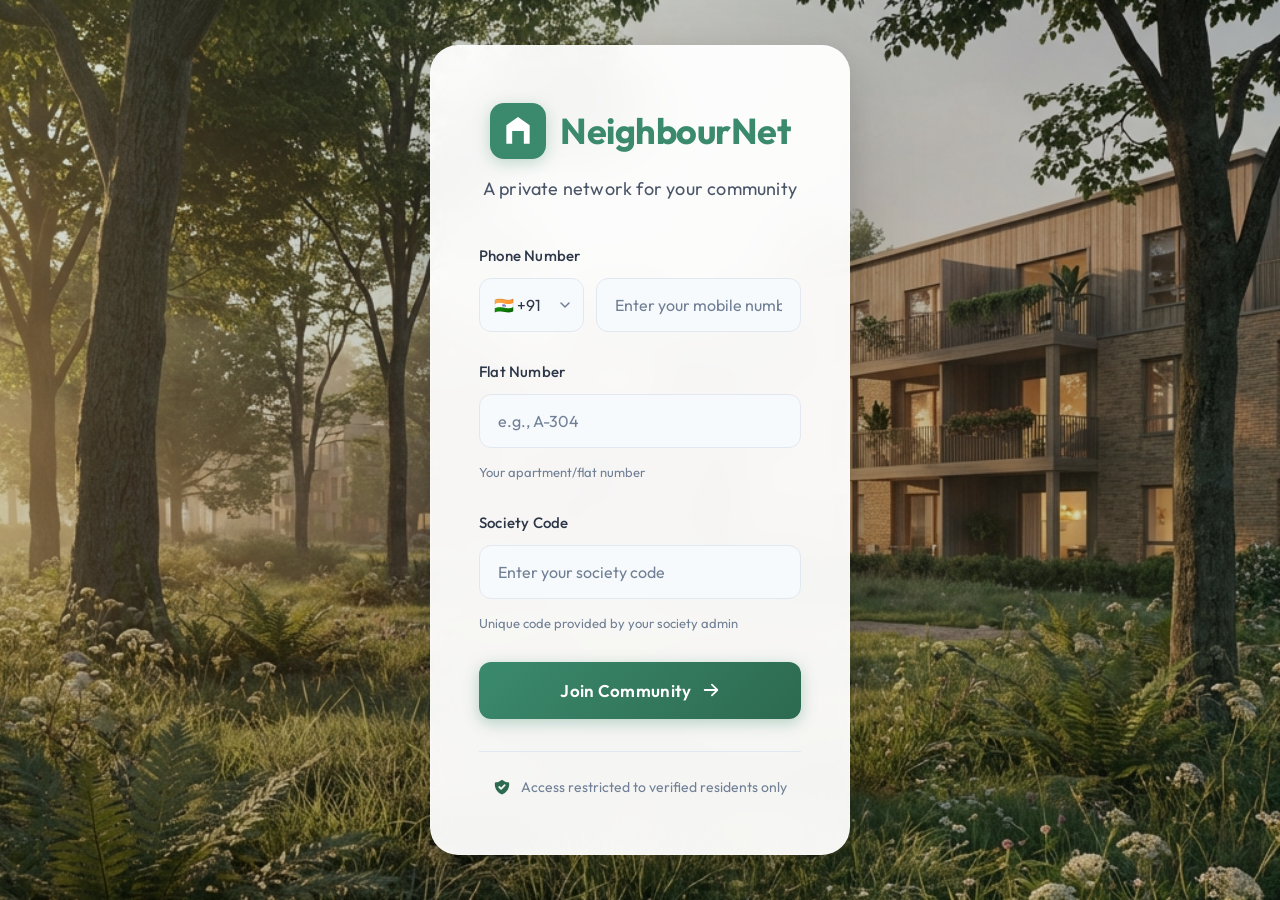
<file: index.html>
<!DOCTYPE html>
<html lang="en">

<head>
    <meta charset="UTF-8">
    <meta name="viewport" content="width=device-width, initial-scale=1.0">
    <meta name="description"
        content="NeighbourNet - A private network for your community. Connect with verified residents.">
    <title>NeighbourNet - Join Your Community</title>
    <link rel="stylesheet" href="styles.css">
    <link rel="preconnect" href="https://fonts.googleapis.com">
    <link rel="preconnect" href="https://fonts.gstatic.com" crossorigin>
    <link href="https://fonts.googleapis.com/css2?family=Outfit:wght@300;400;500;600;700&display=swap" rel="stylesheet">
</head>

<body>
    <!-- Full-screen Background Image -->
    <div class="bg-overlay"></div>

    <div class="container">
        <!-- Main Login Card -->
        <main class="main">
            <div class="login-card">
                <!-- Logo & Brand -->
                <div class="brand-section">
                    <div class="logo">
                        <svg class="logo-icon" viewBox="0 0 48 48" fill="none" xmlns="http://www.w3.org/2000/svg">
                            <rect width="48" height="48" rx="12" fill="url(#logoGradient)" />
                            <path d="M24 12L34 19V35H29V24H19V35H14V19L24 12Z" fill="white" />
                            <circle cx="24" cy="20" r="3" fill="white" opacity="0.7" />
                            <defs>
                                <linearGradient id="logoGradient" x1="0" y1="0" x2="48" y2="48">
                                    <stop stop-color="#3B8A6E" />
                                    <stop offset="1" stop-color="#2D6A4F" />
                                </linearGradient>
                            </defs>
                        </svg>
                        <h1 class="logo-text">NeighbourNet</h1>
                    </div>
                    <p class="tagline">A private network for your community</p>
                </div>

                <!-- Login Form -->
                <form id="login-form" class="form">
                    <!-- Phone Number Field -->
                    <div class="form-group">
                        <label for="mobile" class="form-label">Phone Number</label>
                        <div class="input-wrapper phone-input">
                            <select id="country-code" class="country-select" aria-label="Country code">
                                <option value="+91">🇮🇳 +91</option>
                                <option value="+1">🇺🇸 +1</option>
                                <option value="+44">🇬🇧 +44</option>
                                <option value="+971">🇦🇪 +971</option>
                                <option value="+65">🇸🇬 +65</option>
                                <option value="+61">🇦🇺 +61</option>
                            </select>
                            <input type="tel" id="mobile" class="form-input phone-number"
                                placeholder="Enter your mobile number" pattern="[0-9]{10}" required
                                aria-describedby="mobile-hint">
                        </div>
                    </div>

                    <!-- Flat Number Field -->
                    <div class="form-group">
                        <label for="flat-number" class="form-label">Flat Number</label>
                        <div class="input-wrapper">
                            <input type="text" id="flat-number" class="form-input" placeholder="e.g., A-304" required
                                aria-describedby="flat-hint">
                        </div>
                        <span id="flat-hint" class="input-hint">Your apartment/flat number</span>
                    </div>

                    <!-- Society Code Field -->
                    <div class="form-group">
                        <label for="society-code" class="form-label">Society Code</label>
                        <div class="input-wrapper">
                            <input type="text" id="society-code" class="form-input"
                                placeholder="Enter your society code" required aria-describedby="society-hint">
                        </div>
                        <span id="society-hint" class="input-hint">Unique code provided by your society admin</span>
                    </div>

                    <!-- Join Button -->
                    <button type="submit" class="btn-primary" id="submit-btn">
                        <span class="btn-text">Join Community</span>
                        <svg class="btn-icon" viewBox="0 0 20 20" fill="currentColor">
                            <path fill-rule="evenodd"
                                d="M10.293 3.293a1 1 0 011.414 0l6 6a1 1 0 010 1.414l-6 6a1 1 0 01-1.414-1.414L14.586 11H3a1 1 0 110-2h11.586l-4.293-4.293a1 1 0 010-1.414z"
                                clip-rule="evenodd" />
                        </svg>
                    </button>
                </form>

                <!-- Trust Badge -->
                <div class="trust-section">
                    <svg class="trust-icon" viewBox="0 0 20 20" fill="currentColor">
                        <path fill-rule="evenodd"
                            d="M2.166 4.999A11.954 11.954 0 0010 1.944 11.954 11.954 0 0017.834 5c.11.65.166 1.32.166 2.001 0 5.225-3.34 9.67-8 11.317C5.34 16.67 2 12.225 2 7c0-.682.057-1.35.166-2.001zm11.541 3.708a1 1 0 00-1.414-1.414L9 10.586 7.707 9.293a1 1 0 00-1.414 1.414l2 2a1 1 0 001.414 0l4-4z"
                            clip-rule="evenodd" />
                    </svg>
                    <p class="trust-text">
                        Access restricted to verified residents only
                    </p>
                </div>
            </div>
        </main>
    </div>

    <!-- OTP Verification Modal -->
    <div class="modal-overlay" id="otp-modal">
        <div class="modal">
            <button class="modal-close" id="modal-close" aria-label="Close">
                <svg viewBox="0 0 20 20" fill="currentColor">
                    <path fill-rule="evenodd"
                        d="M4.293 4.293a1 1 0 011.414 0L10 8.586l4.293-4.293a1 1 0 111.414 1.414L11.414 10l4.293 4.293a1 1 0 01-1.414 1.414L10 11.414l-4.293 4.293a1 1 0 01-1.414-1.414L8.586 10 4.293 5.707a1 1 0 010-1.414z"
                        clip-rule="evenodd" />
                </svg>
            </button>

            <div class="modal-icon">
                <svg viewBox="0 0 24 24" fill="none" stroke="currentColor" stroke-width="2">
                    <path d="M12 18h.01M8 21h8a2 2 0 002-2V5a2 2 0 00-2-2H8a2 2 0 00-2 2v14a2 2 0 002 2z" />
                </svg>
            </div>

            <h2 class="modal-title">Verify Your Number</h2>
            <p class="modal-subtitle">
                We've sent a 6-digit OTP to<br>
                <strong id="display-phone">+91 9876543210</strong>
            </p>

            <form id="otp-form" class="otp-form">
                <div class="otp-inputs">
                    <input type="text" class="otp-input" maxlength="1" pattern="[0-9]" inputmode="numeric"
                        aria-label="OTP digit 1" autofocus>
                    <input type="text" class="otp-input" maxlength="1" pattern="[0-9]" inputmode="numeric"
                        aria-label="OTP digit 2">
                    <input type="text" class="otp-input" maxlength="1" pattern="[0-9]" inputmode="numeric"
                        aria-label="OTP digit 3">
                    <input type="text" class="otp-input" maxlength="1" pattern="[0-9]" inputmode="numeric"
                        aria-label="OTP digit 4">
                    <input type="text" class="otp-input" maxlength="1" pattern="[0-9]" inputmode="numeric"
                        aria-label="OTP digit 5">
                    <input type="text" class="otp-input" maxlength="1" pattern="[0-9]" inputmode="numeric"
                        aria-label="OTP digit 6">
                </div>

                <div class="otp-error" id="otp-error">Invalid OTP. Please try again.</div>

                <button type="submit" class="btn-primary btn-verify" id="verify-btn">
                    <span class="btn-text">Verify & Join</span>
                    <svg class="btn-icon" viewBox="0 0 20 20" fill="currentColor">
                        <path fill-rule="evenodd"
                            d="M16.707 5.293a1 1 0 010 1.414l-8 8a1 1 0 01-1.414 0l-4-4a1 1 0 011.414-1.414L8 12.586l7.293-7.293a1 1 0 011.414 0z"
                            clip-rule="evenodd" />
                    </svg>
                </button>
            </form>

            <div class="resend-section">
                <p class="resend-text">Didn't receive the code?</p>
                <button type="button" class="resend-btn" id="resend-btn" disabled>
                    Resend OTP <span id="timer">(30s)</span>
                </button>
            </div>
        </div>
    </div>

    <!-- Success Modal -->
    <div class="modal-overlay" id="success-modal">
        <div class="modal modal-success">
            <div class="success-icon">
                <svg viewBox="0 0 24 24" fill="none">
                    <circle cx="12" cy="12" r="10" fill="#3B8A6E" />
                    <path d="M8 12l2.5 2.5L16 9" stroke="white" stroke-width="2" stroke-linecap="round"
                        stroke-linejoin="round" />
                </svg>
            </div>
            <h2 class="modal-title">Welcome to NeighbourNet!</h2>
            <p class="modal-subtitle">Your account has been verified successfully. You're now part of your
                community.</p>
            <button class="btn-primary" id="continue-btn">
                <span class="btn-text">Continue to Dashboard</span>
                <svg class="btn-icon" viewBox="0 0 20 20" fill="currentColor">
                    <path fill-rule="evenodd"
                        d="M10.293 3.293a1 1 0 011.414 0l6 6a1 1 0 010 1.414l-6 6a1 1 0 01-1.414-1.414L14.586 11H3a1 1 0 110-2h11.586l-4.293-4.293a1 1 0 010-1.414z"
                        clip-rule="evenodd" />
                </svg>
            </button>
        </div>
    </div>

    <script src="neighbornet-db.js"></script>
    <script>
        // Check if already logged in - redirect to appropriate page
        (function () {
            if (NeighborNetDB.isLoggedIn()) {
                const user = NeighborNetDB.getCurrentUser();
                if (user.role === 'admin') {
                    window.location.href = 'admin-dashboard.html';
                } else if (user.verificationStatus === 'pending') {
                    window.location.href = 'pending-verification.html';
                } else {
                    window.location.href = 'dashboard.html';
                }
            }
        })();

        // DOM Elements
        const loginForm = document.getElementById('login-form');
        const submitBtn = document.getElementById('submit-btn');
        const otpModal = document.getElementById('otp-modal');
        const otpForm = document.getElementById('otp-form');
        const otpInputs = document.querySelectorAll('.otp-input');
        const otpError = document.getElementById('otp-error');
        const verifyBtn = document.getElementById('verify-btn');
        const resendBtn = document.getElementById('resend-btn');
        const timerSpan = document.getElementById('timer');
        const modalClose = document.getElementById('modal-close');
        const successModal = document.getElementById('success-modal');
        const continueBtn = document.getElementById('continue-btn');
        const displayPhone = document.getElementById('display-phone');

        let resendTimer = 30;
        let timerInterval;
        let loginData = {}; // Store login data for session

        // Form submission - Show OTP Modal
        loginForm.addEventListener('submit', function (e) {
            e.preventDefault();

            const countryCode = document.getElementById('country-code').value;
            const mobile = document.getElementById('mobile').value;
            const flatNumber = document.getElementById('flat-number').value;
            const societyCode = document.getElementById('society-code').value;
            const originalContent = submitBtn.innerHTML;

            // Store login data
            loginData = {
                phone: `${countryCode} ${mobile}`,
                flat: flatNumber,
                societyCode: societyCode
            };

            // Show loading state
            submitBtn.innerHTML = '<span class="btn-text">Sending OTP...</span><span class="loading-spinner"></span>';
            submitBtn.disabled = true;

            // Simulate API call to send OTP
            setTimeout(() => {
                submitBtn.innerHTML = originalContent;
                submitBtn.disabled = false;

                // Update display phone
                displayPhone.textContent = `${countryCode} ${mobile}`;

                // Show OTP modal
                otpModal.classList.add('active');
                otpInputs[0].focus();

                // Start resend timer
                startResendTimer();
            }, 1500);
        });

        // OTP Input Handling
        otpInputs.forEach((input, index) => {
            // Only allow numbers
            input.addEventListener('input', function (e) {
                this.value = this.value.replace(/[^0-9]/g, '');

                // Auto-focus next input
                if (this.value && index < otpInputs.length - 1) {
                    otpInputs[index + 1].focus();
                }

                // Hide error when typing
                otpError.classList.remove('show');
            });

            // Handle backspace
            input.addEventListener('keydown', function (e) {
                if (e.key === 'Backspace' && !this.value && index > 0) {
                    otpInputs[index - 1].focus();
                }
            });

            // Handle paste
            input.addEventListener('paste', function (e) {
                e.preventDefault();
                const pastedData = e.clipboardData.getData('text').replace(/[^0-9]/g, '').slice(0, 6);
                pastedData.split('').forEach((char, i) => {
                    if (otpInputs[i]) otpInputs[i].value = char;
                });
                if (pastedData.length === 6) {
                    otpInputs[5].focus();
                }
            });
        });

        // OTP Form Submission
        otpForm.addEventListener('submit', function (e) {
            e.preventDefault();

            const otp = Array.from(otpInputs).map(input => input.value).join('');

            if (otp.length !== 6) {
                otpError.textContent = 'Please enter all 6 digits.';
                otpError.classList.add('show');
                return;
            }

            const originalContent = verifyBtn.innerHTML;
            verifyBtn.innerHTML = '<span class="btn-text">Verifying...</span><span class="loading-spinner"></span>';
            verifyBtn.disabled = true;

            // Simulate OTP verification (any 6-digit code works for demo)
            setTimeout(() => {
                verifyBtn.innerHTML = originalContent;
                verifyBtn.disabled = false;

                // Close OTP modal and show success
                otpModal.classList.remove('active');
                successModal.classList.add('active');

                // Clear timer
                clearInterval(timerInterval);
            }, 1500);
        });

        // Resend Timer
        function startResendTimer() {
            resendTimer = 30;
            resendBtn.disabled = true;
            timerSpan.textContent = `(${resendTimer}s)`;

            timerInterval = setInterval(() => {
                resendTimer--;
                timerSpan.textContent = `(${resendTimer}s)`;

                if (resendTimer <= 0) {
                    clearInterval(timerInterval);
                    resendBtn.disabled = false;
                    timerSpan.textContent = '';
                }
            }, 1000);
        }

        // Resend OTP
        resendBtn.addEventListener('click', function () {
            // Show loading
            this.textContent = 'Sending...';
            this.disabled = true;

            setTimeout(() => {
                // Reset inputs
                otpInputs.forEach(input => input.value = '');
                otpInputs[0].focus();
                otpError.classList.remove('show');

                // Reset button and start timer
                this.innerHTML = 'Resend OTP <span id="timer">(30s)</span>';
                startResendTimer();
            }, 1000);
        });

        // Close modal
        modalClose.addEventListener('click', function () {
            otpModal.classList.remove('active');
            clearInterval(timerInterval);
            // Reset OTP inputs
            otpInputs.forEach(input => input.value = '');
            otpError.classList.remove('show');
        });

        // Close modal on overlay click
        otpModal.addEventListener('click', function (e) {
            if (e.target === this) {
                modalClose.click();
            }
        });

        // Continue button - Save session and Navigate to Dashboard
        continueBtn.addEventListener('click', function () {
            // Determine verification status - check if this flat is in pending list
            const pendingFlats = ['A-305', 'A-102', 'B-203', 'C-104'];
            const verificationStatus = pendingFlats.includes(loginData.flat) ? 'pending' : 'approved';

            // Save login to NeighborNetDB
            NeighborNetDB.login('resident', {
                phone: loginData.phone,
                flat: loginData.flat,
                name: '', // Name not collected at login
                verificationStatus: verificationStatus
            });

            // Navigate based on verification status
            if (verificationStatus === 'pending') {
                window.location.href = 'pending-verification.html';
            } else {
                window.location.href = 'dashboard.html';
            }
        });

        // Format phone number input
        document.getElementById('mobile').addEventListener('input', function (e) {
            this.value = this.value.replace(/[^0-9]/g, '').slice(0, 10);
        });

        // Uppercase society code
        document.getElementById('society-code').addEventListener('input', function (e) {
            this.value = this.value.toUpperCase();
        });

        // Escape key to close modal
        document.addEventListener('keydown', function (e) {
            if (e.key === 'Escape' && otpModal.classList.contains('active')) {
                modalClose.click();
            }
        });
    </script>
</body>

</html>
</file>
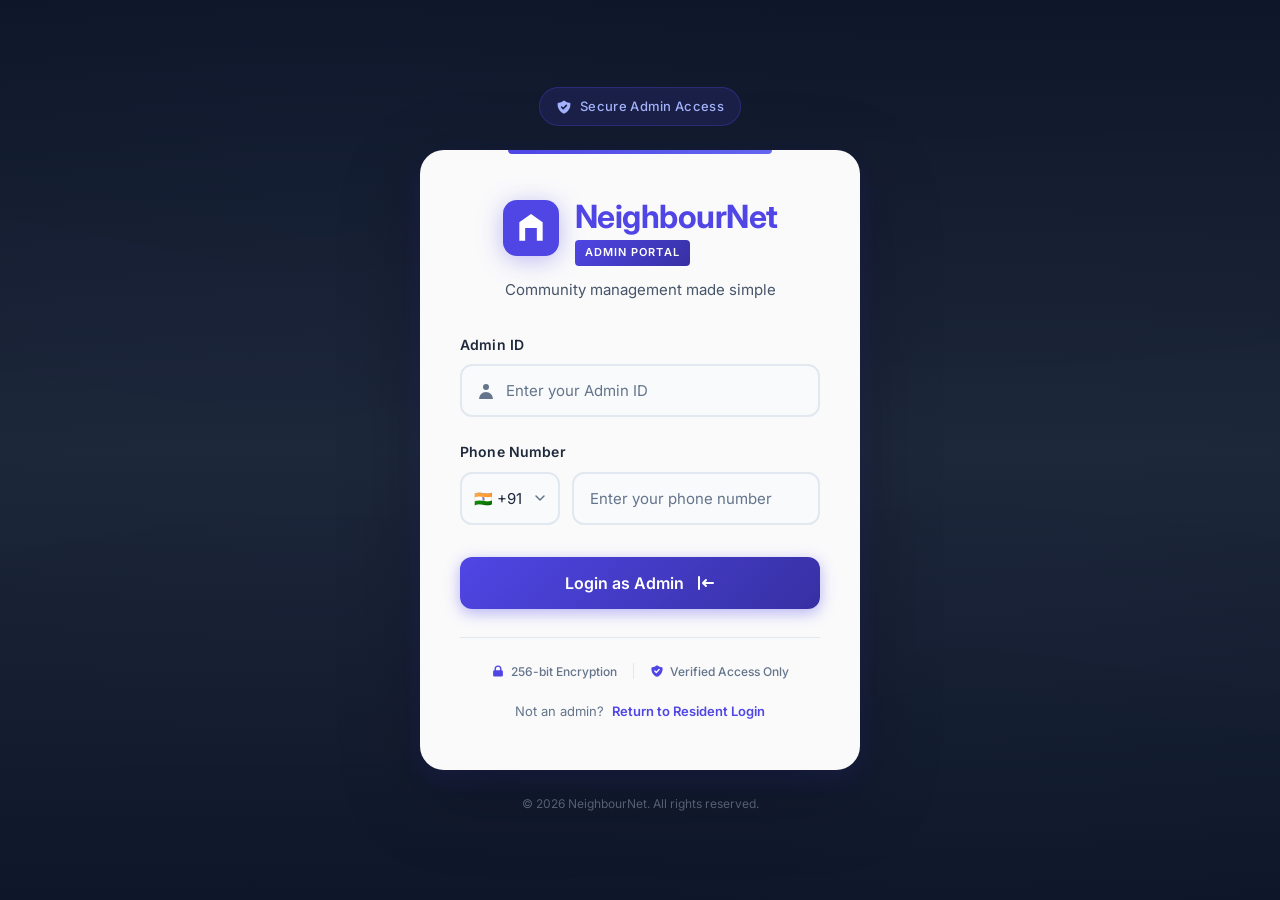
<file: admin-dashboard.html>
<!DOCTYPE html>
<html lang="en">

<head>
    <meta charset="UTF-8">
    <meta name="viewport" content="width=device-width, initial-scale=1.0">
    <meta name="description" content="NeighbourNet Admin Dashboard - Manage your community">
    <title>Admin Dashboard | NeighbourNet</title>
    <link rel="stylesheet" href="admin-dashboard.css">
    <link rel="preconnect" href="https://fonts.googleapis.com">
    <link rel="preconnect" href="https://fonts.gstatic.com" crossorigin>
    <link href="https://fonts.googleapis.com/css2?family=Inter:wght@400;500;600;700&display=swap" rel="stylesheet">
</head>

<body>
    <!-- Header -->
    <header class="header">
        <div class="header-container">
            <div class="header-left">
                <div class="logo">
                    <svg class="logo-icon" viewBox="0 0 32 32" fill="none" xmlns="http://www.w3.org/2000/svg">
                        <rect width="32" height="32" rx="8" fill="url(#adminGrad)" />
                        <path d="M16 8L22 12.5V22H19V16H13V22H10V12.5L16 8Z" fill="white" />
                        <defs>
                            <linearGradient id="adminGrad" x1="0" y1="0" x2="32" y2="32">
                                <stop stop-color="#4F46E5" />
                                <stop offset="1" stop-color="#3730A3" />
                            </linearGradient>
                        </defs>
                    </svg>
                    <div class="logo-text-group">
                        <span class="logo-text">NeighbourNet</span>
                        <span class="admin-tag">Admin</span>
                    </div>
                </div>
            </div>

            <div class="header-center">
                <div class="society-info">
                    <svg class="society-icon" viewBox="0 0 20 20" fill="currentColor">
                        <path fill-rule="evenodd"
                            d="M4 4a2 2 0 012-2h8a2 2 0 012 2v12a1 1 0 110 2h-3a1 1 0 01-1-1v-2a1 1 0 00-1-1H9a1 1 0 00-1 1v2a1 1 0 01-1 1H4a1 1 0 110-2V4zm3 1h2v2H7V5zm2 4H7v2h2V9zm2-4h2v2h-2V5zm2 4h-2v2h2V9z"
                            clip-rule="evenodd" />
                    </svg>
                    <span class="society-name">Sunrise Apartments</span>
                    <span class="society-code">Code: SUN2024</span>
                </div>
            </div>

            <div class="header-right">
                <div class="admin-profile">
                    <div class="admin-avatar">
                        <svg viewBox="0 0 20 20" fill="currentColor">
                            <path fill-rule="evenodd"
                                d="M18 10a8 8 0 11-16 0 8 8 0 0116 0zm-6-3a2 2 0 11-4 0 2 2 0 014 0zm-2 4a5 5 0 00-4.546 2.916A5.986 5.986 0 0010 16a5.986 5.986 0 004.546-2.084A5 5 0 0010 11z"
                                clip-rule="evenodd" />
                        </svg>
                    </div>
                    <div class="admin-details">
                        <span class="admin-name" id="admin-name-display">Admin User</span>
                        <span class="admin-role">Super Admin</span>
                    </div>
                </div>
                <button class="logout-btn" id="admin-logout-btn">
                    <svg viewBox="0 0 20 20" fill="currentColor">
                        <path fill-rule="evenodd"
                            d="M3 3a1 1 0 00-1 1v12a1 1 0 001 1h12a1 1 0 001-1V4a1 1 0 00-1-1H3zm10.293 9.293a1 1 0 001.414 1.414l3-3a1 1 0 000-1.414l-3-3a1 1 0 10-1.414 1.414L14.586 9H7a1 1 0 100 2h7.586l-1.293 1.293z"
                            clip-rule="evenodd" />
                    </svg>
                    <span>Logout</span>
                </button>
            </div>
        </div>
    </header>

    <!-- Main Content -->
    <main class="main">
        <div class="container">
            <!-- Page Title -->
            <div class="page-header">
                <h1 class="page-title">Dashboard Overview</h1>
                <p class="page-subtitle">Manage your community efficiently</p>
            </div>

            <!-- Quick Stats -->
            <section class="stats-grid">
                <div class="stat-card">
                    <div class="stat-icon residents">
                        <svg viewBox="0 0 24 24" fill="none" stroke="currentColor" stroke-width="2">
                            <path d="M17 21v-2a4 4 0 0 0-4-4H5a4 4 0 0 0-4 4v2" />
                            <circle cx="9" cy="7" r="4" />
                            <path d="M23 21v-2a4 4 0 0 0-3-3.87" />
                            <path d="M16 3.13a4 4 0 0 1 0 7.75" />
                        </svg>
                    </div>
                    <div class="stat-content">
                        <span class="stat-value">156</span>
                        <span class="stat-label">Total Residents</span>
                    </div>
                </div>
                <div class="stat-card">
                    <div class="stat-icon notices">
                        <svg viewBox="0 0 24 24" fill="none" stroke="currentColor" stroke-width="2">
                            <path d="M14 2H6a2 2 0 0 0-2 2v16a2 2 0 0 0 2 2h12a2 2 0 0 0 2-2V8z" />
                            <polyline points="14 2 14 8 20 8" />
                            <line x1="16" y1="13" x2="8" y2="13" />
                            <line x1="16" y1="17" x2="8" y2="17" />
                        </svg>
                    </div>
                    <div class="stat-content">
                        <span class="stat-value">12</span>
                        <span class="stat-label">Active Notices</span>
                    </div>
                </div>
                <div class="stat-card alert-stat">
                    <div class="stat-icon alerts">
                        <svg viewBox="0 0 24 24" fill="none" stroke="currentColor" stroke-width="2">
                            <path
                                d="M10.29 3.86L1.82 18a2 2 0 0 0 1.71 3h16.94a2 2 0 0 0 1.71-3L13.71 3.86a2 2 0 0 0-3.42 0z" />
                            <line x1="12" y1="9" x2="12" y2="13" />
                            <line x1="12" y1="17" x2="12.01" y2="17" />
                        </svg>
                    </div>
                    <div class="stat-content">
                        <span class="stat-value">0</span>
                        <span class="stat-label">Active Alerts</span>
                    </div>
                </div>
                <div class="stat-card">
                    <div class="stat-icon lostfound">
                        <svg viewBox="0 0 24 24" fill="none" stroke="currentColor" stroke-width="2">
                            <circle cx="11" cy="11" r="8" />
                            <line x1="21" y1="21" x2="16.65" y2="16.65" />
                        </svg>
                    </div>
                    <div class="stat-content">
                        <span class="stat-value">5</span>
                        <span class="stat-label">Lost & Found Items</span>
                    </div>
                </div>
            </section>

            <!-- Main Grid -->
            <div class="dashboard-grid">
                <!-- Left Column -->
                <div class="dashboard-column">
                    <!-- Emergency & Medical Alerts Panel -->
                    <section class="panel emergency-panel">
                        <div class="panel-header">
                            <div class="panel-title-group">
                                <span class="panel-icon emergency">🚨</span>
                                <h2 class="panel-title">Emergency & Medical Alerts</h2>
                            </div>
                            <span class="status-badge success">All Clear</span>
                        </div>
                        <div class="panel-body">
                            <div class="alert-status-card">
                                <div class="alert-status-icon">
                                    <svg viewBox="0 0 24 24" fill="none" stroke="currentColor" stroke-width="2">
                                        <path d="M22 11.08V12a10 10 0 1 1-5.93-9.14" />
                                        <polyline points="22 4 12 14.01 9 11.01" />
                                    </svg>
                                </div>
                                <div class="alert-status-content">
                                    <h3>No Active Emergencies</h3>
                                    <p>All residents are safe. No emergency or medical alerts reported.</p>
                                </div>
                            </div>
                            <div class="alert-history">
                                <h4 class="subsection-title">Recent Alert History</h4>
                                <div class="alert-history-list">
                                    <div class="alert-history-item resolved">
                                        <div class="alert-dot"></div>
                                        <div class="alert-info">
                                            <span class="alert-type">🏥 Medical Emergency</span>
                                            <span class="alert-location">Flat B-201</span>
                                        </div>
                                        <div class="alert-meta">
                                            <span class="alert-status-text">Resolved</span>
                                            <span class="alert-time">2 days ago</span>
                                        </div>
                                    </div>
                                    <div class="alert-history-item resolved">
                                        <div class="alert-dot"></div>
                                        <div class="alert-info">
                                            <span class="alert-type">🔥 Fire Alert</span>
                                            <span class="alert-location">Block C Parking</span>
                                        </div>
                                        <div class="alert-meta">
                                            <span class="alert-status-text">Resolved</span>
                                            <span class="alert-time">1 week ago</span>
                                        </div>
                                    </div>
                                </div>
                            </div>
                        </div>
                    </section>

                    <!-- Official Notices Panel -->
                    <section class="panel notices-panel">
                        <div class="panel-header">
                            <div class="panel-title-group">
                                <span class="panel-icon notices">📢</span>
                                <h2 class="panel-title">Official Notices</h2>
                            </div>
                            <button class="btn-primary-sm" id="create-notice-btn">
                                <svg viewBox="0 0 20 20" fill="currentColor">
                                    <path fill-rule="evenodd"
                                        d="M10 3a1 1 0 011 1v5h5a1 1 0 110 2h-5v5a1 1 0 11-2 0v-5H4a1 1 0 110-2h5V4a1 1 0 011-1z"
                                        clip-rule="evenodd" />
                                </svg>
                                Create Notice
                            </button>
                        </div>
                        <div class="panel-body">
                            <div class="notices-list">
                                <div class="notice-item">
                                    <div class="notice-status published"></div>
                                    <div class="notice-content">
                                        <h4 class="notice-title">Water Supply Maintenance</h4>
                                        <p class="notice-preview">Municipal water supply will be interrupted from 9 AM
                                            to 2 PM...</p>
                                        <div class="notice-meta">
                                            <span class="notice-date">Published: Jan 28, 2026</span>
                                            <span class="notice-views">👁 89 views</span>
                                        </div>
                                    </div>
                                    <div class="notice-actions">
                                        <button class="btn-icon" title="Edit">
                                            <svg viewBox="0 0 20 20" fill="currentColor">
                                                <path
                                                    d="M13.586 3.586a2 2 0 112.828 2.828l-.793.793-2.828-2.828.793-.793zM11.379 5.793L3 14.172V17h2.828l8.38-8.379-2.83-2.828z" />
                                            </svg>
                                        </button>
                                        <button class="btn-icon" title="Delete">
                                            <svg viewBox="0 0 20 20" fill="currentColor">
                                                <path fill-rule="evenodd"
                                                    d="M9 2a1 1 0 00-.894.553L7.382 4H4a1 1 0 000 2v10a2 2 0 002 2h8a2 2 0 002-2V6a1 1 0 100-2h-3.382l-.724-1.447A1 1 0 0011 2H9zM7 8a1 1 0 012 0v6a1 1 0 11-2 0V8zm5-1a1 1 0 00-1 1v6a1 1 0 102 0V8a1 1 0 00-1-1z"
                                                    clip-rule="evenodd" />
                                            </svg>
                                        </button>
                                    </div>
                                </div>
                                <div class="notice-item">
                                    <div class="notice-status published"></div>
                                    <div class="notice-content">
                                        <h4 class="notice-title">Monthly Maintenance Due - February</h4>
                                        <p class="notice-preview">Reminder: February maintenance charges are due by
                                            5th...</p>
                                        <div class="notice-meta">
                                            <span class="notice-date">Published: Jan 26, 2026</span>
                                            <span class="notice-views">👁 124 views</span>
                                        </div>
                                    </div>
                                    <div class="notice-actions">
                                        <button class="btn-icon" title="Edit">
                                            <svg viewBox="0 0 20 20" fill="currentColor">
                                                <path
                                                    d="M13.586 3.586a2 2 0 112.828 2.828l-.793.793-2.828-2.828.793-.793zM11.379 5.793L3 14.172V17h2.828l8.38-8.379-2.83-2.828z" />
                                            </svg>
                                        </button>
                                        <button class="btn-icon" title="Delete">
                                            <svg viewBox="0 0 20 20" fill="currentColor">
                                                <path fill-rule="evenodd"
                                                    d="M9 2a1 1 0 00-.894.553L7.382 4H4a1 1 0 000 2v10a2 2 0 002 2h8a2 2 0 002-2V6a1 1 0 100-2h-3.382l-.724-1.447A1 1 0 0011 2H9zM7 8a1 1 0 012 0v6a1 1 0 11-2 0V8zm5-1a1 1 0 00-1 1v6a1 1 0 102 0V8a1 1 0 00-1-1z"
                                                    clip-rule="evenodd" />
                                            </svg>
                                        </button>
                                    </div>
                                </div>
                                <div class="notice-item draft">
                                    <div class="notice-status draft"></div>
                                    <div class="notice-content">
                                        <h4 class="notice-title">Annual General Meeting</h4>
                                        <p class="notice-preview">Draft: The AGM will be held on February 15th at 6 PM
                                            in the...</p>
                                        <div class="notice-meta">
                                            <span class="notice-date">Draft saved: Today</span>
                                        </div>
                                    </div>
                                    <div class="notice-actions">
                                        <button class="btn-publish-sm">Publish</button>
                                        <button class="btn-icon" title="Edit">
                                            <svg viewBox="0 0 20 20" fill="currentColor">
                                                <path
                                                    d="M13.586 3.586a2 2 0 112.828 2.828l-.793.793-2.828-2.828.793-.793zM11.379 5.793L3 14.172V17h2.828l8.38-8.379-2.83-2.828z" />
                                            </svg>
                                        </button>
                                    </div>
                                </div>
                            </div>
                        </div>
                    </section>

                    <!-- Resident Verification Panel -->
                    <section class="panel verification-panel">
                        <div class="panel-header">
                            <div class="panel-title-group">
                                <span class="panel-icon verification">✅</span>
                                <h2 class="panel-title">Resident Verification</h2>
                            </div>
                            <a href="admin-residents.html" class="btn-link">Manage All →</a>
                        </div>
                        <div class="pending-badge-row">
                            <span class="pending-count">4 Pending</span>
                            <div class="panel-body">
                                <div class="privacy-notice">
                                    <svg viewBox="0 0 20 20" fill="currentColor">
                                        <path fill-rule="evenodd"
                                            d="M5 9V7a5 5 0 0110 0v2a2 2 0 012 2v5a2 2 0 01-2 2H5a2 2 0 01-2-2v-5a2 2 0 012-2zm8-2v2H7V7a3 3 0 016 0z"
                                            clip-rule="evenodd" />
                                    </svg>
                                    <span>Phone numbers are partially masked for privacy</span>
                                </div>

                                <div class="verification-list">
                                    <!-- Pending Request 1 -->
                                    <div class="verification-item pending">
                                        <div class="verification-info">
                                            <div class="flat-number-badge">A-305</div>
                                            <div class="resident-details">
                                                <span class="resident-name">Rajesh Kumar</span>
                                                <span class="resident-phone">+91 98***43210</span>
                                            </div>
                                        </div>
                                        <div class="verification-status">
                                            <span class="status-tag pending">Pending</span>
                                        </div>
                                        <div class="verification-actions">
                                            <button class="btn-approve" onclick="approveResident(this)">
                                                <svg viewBox="0 0 20 20" fill="currentColor">
                                                    <path fill-rule="evenodd"
                                                        d="M16.707 5.293a1 1 0 010 1.414l-8 8a1 1 0 01-1.414 0l-4-4a1 1 0 011.414-1.414L8 12.586l7.293-7.293a1 1 0 011.414 0z"
                                                        clip-rule="evenodd" />
                                                </svg>
                                                Approve
                                            </button>
                                            <button class="btn-reject" onclick="rejectResident(this)">
                                                <svg viewBox="0 0 20 20" fill="currentColor">
                                                    <path fill-rule="evenodd"
                                                        d="M4.293 4.293a1 1 0 011.414 0L10 8.586l4.293-4.293a1 1 0 111.414 1.414L11.414 10l4.293 4.293a1 1 0 01-1.414 1.414L10 11.414l-4.293 4.293a1 1 0 01-1.414-1.414L8.586 10 4.293 5.707a1 1 0 010-1.414z"
                                                        clip-rule="evenodd" />
                                                </svg>
                                                Reject
                                            </button>
                                        </div>
                                    </div>

                                    <!-- Pending Request 2 -->
                                    <div class="verification-item pending">
                                        <div class="verification-info">
                                            <div class="flat-number-badge">B-203</div>
                                            <div class="resident-details">
                                                <span class="resident-name">Priya Sharma</span>
                                                <span class="resident-phone">+91 87***65432</span>
                                            </div>
                                        </div>
                                        <div class="verification-status">
                                            <span class="status-tag pending">Pending</span>
                                        </div>
                                        <div class="verification-actions">
                                            <button class="btn-approve" onclick="approveResident(this)">
                                                <svg viewBox="0 0 20 20" fill="currentColor">
                                                    <path fill-rule="evenodd"
                                                        d="M16.707 5.293a1 1 0 010 1.414l-8 8a1 1 0 01-1.414 0l-4-4a1 1 0 011.414-1.414L8 12.586l7.293-7.293a1 1 0 011.414 0z"
                                                        clip-rule="evenodd" />
                                                </svg>
                                                Approve
                                            </button>
                                            <button class="btn-reject" onclick="rejectResident(this)">
                                                <svg viewBox="0 0 20 20" fill="currentColor">
                                                    <path fill-rule="evenodd"
                                                        d="M4.293 4.293a1 1 0 011.414 0L10 8.586l4.293-4.293a1 1 0 111.414 1.414L11.414 10l4.293 4.293a1 1 0 01-1.414 1.414L10 11.414l-4.293 4.293a1 1 0 01-1.414-1.414L8.586 10 4.293 5.707a1 1 0 010-1.414z"
                                                        clip-rule="evenodd" />
                                                </svg>
                                                Reject
                                            </button>
                                        </div>
                                    </div>

                                    <!-- Pending Request 3 -->
                                    <div class="verification-item pending">
                                        <div class="verification-info">
                                            <div class="flat-number-badge">C-104</div>
                                            <div class="resident-details">
                                                <span class="resident-name">—</span>
                                                <span class="resident-phone">+91 99***21098</span>
                                            </div>
                                        </div>
                                        <div class="verification-status">
                                            <span class="status-tag pending">Pending</span>
                                        </div>
                                        <div class="verification-actions">
                                            <button class="btn-approve" onclick="approveResident(this)">
                                                <svg viewBox="0 0 20 20" fill="currentColor">
                                                    <path fill-rule="evenodd"
                                                        d="M16.707 5.293a1 1 0 010 1.414l-8 8a1 1 0 01-1.414 0l-4-4a1 1 0 011.414-1.414L8 12.586l7.293-7.293a1 1 0 011.414 0z"
                                                        clip-rule="evenodd" />
                                                </svg>
                                                Approve
                                            </button>
                                            <button class="btn-reject" onclick="rejectResident(this)">
                                                <svg viewBox="0 0 20 20" fill="currentColor">
                                                    <path fill-rule="evenodd"
                                                        d="M4.293 4.293a1 1 0 011.414 0L10 8.586l4.293-4.293a1 1 0 111.414 1.414L11.414 10l4.293 4.293a1 1 0 01-1.414 1.414L10 11.414l-4.293 4.293a1 1 0 01-1.414-1.414L8.586 10 4.293 5.707a1 1 0 010-1.414z"
                                                        clip-rule="evenodd" />
                                                </svg>
                                                Reject
                                            </button>
                                        </div>
                                    </div>

                                    <!-- Pending Request 4 -->
                                    <div class="verification-item pending">
                                        <div class="verification-info">
                                            <div class="flat-number-badge">A-102</div>
                                            <div class="resident-details">
                                                <span class="resident-name">Amit Patel</span>
                                                <span class="resident-phone">+91 70***87654</span>
                                            </div>
                                        </div>
                                        <div class="verification-status">
                                            <span class="status-tag pending">Pending</span>
                                        </div>
                                        <div class="verification-actions">
                                            <button class="btn-approve" onclick="approveResident(this)">
                                                <svg viewBox="0 0 20 20" fill="currentColor">
                                                    <path fill-rule="evenodd"
                                                        d="M16.707 5.293a1 1 0 010 1.414l-8 8a1 1 0 01-1.414 0l-4-4a1 1 0 011.414-1.414L8 12.586l7.293-7.293a1 1 0 011.414 0z"
                                                        clip-rule="evenodd" />
                                                </svg>
                                                Approve
                                            </button>
                                            <button class="btn-reject" onclick="rejectResident(this)">
                                                <svg viewBox="0 0 20 20" fill="currentColor">
                                                    <path fill-rule="evenodd"
                                                        d="M4.293 4.293a1 1 0 011.414 0L10 8.586l4.293-4.293a1 1 0 111.414 1.414L11.414 10l4.293 4.293a1 1 0 01-1.414 1.414L10 11.414l-4.293 4.293a1 1 0 01-1.414-1.414L8.586 10 4.293 5.707a1 1 0 010-1.414z"
                                                        clip-rule="evenodd" />
                                                </svg>
                                                Reject
                                            </button>
                                        </div>
                                    </div>

                                    <!-- Recently Approved (for context) -->
                                    <div class="verification-item approved">
                                        <div class="verification-info">
                                            <div class="flat-number-badge">B-401</div>
                                            <div class="resident-details">
                                                <span class="resident-name">Sunita Verma</span>
                                                <span class="resident-phone">+91 88***12345</span>
                                            </div>
                                        </div>
                                        <div class="verification-status">
                                            <span class="status-tag approved">Approved</span>
                                        </div>
                                        <div class="verification-meta">
                                            <span>Approved 2 hrs ago</span>
                                        </div>
                                    </div>
                                </div>
                            </div>
                    </section>
                </div>

                <!-- Right Column -->
                <div class="dashboard-column">
                    <!-- Lost & Found Overview -->
                    <section class="panel lostfound-panel">
                        <div class="panel-header">
                            <div class="panel-title-group">
                                <span class="panel-icon lostfound">🧳</span>
                                <h2 class="panel-title">Lost & Found Overview</h2>
                            </div>
                            <a href="item-detail.html" class="btn-link">View All →</a>
                        </div>
                        <div class="panel-body">
                            <div class="lostfound-summary">
                                <div class="summary-item">
                                    <span class="summary-count lost">3</span>
                                    <span class="summary-label">Lost Items</span>
                                </div>
                                <div class="summary-divider"></div>
                                <div class="summary-item">
                                    <span class="summary-count found">2</span>
                                    <span class="summary-label">Found Items</span>
                                </div>
                            </div>
                            <div class="lostfound-list">
                                <div class="lostfound-item">
                                    <span class="item-type lost">Lost</span>
                                    <span class="item-name">Black Wallet</span>
                                    <span class="item-reporter">Flat A-304</span>
                                    <span class="item-date">Jan 27</span>
                                </div>
                                <div class="lostfound-item">
                                    <span class="item-type found">Found</span>
                                    <span class="item-name">Set of Keys</span>
                                    <span class="item-reporter">Flat C-101</span>
                                    <span class="item-date">Jan 26</span>
                                </div>
                                <div class="lostfound-item">
                                    <span class="item-type lost">Lost</span>
                                    <span class="item-name">Blue Umbrella</span>
                                    <span class="item-reporter">Flat B-402</span>
                                    <span class="item-date">Jan 25</span>
                                </div>
                            </div>
                        </div>
                    </section>

                    <!-- Residents List -->
                    <section class="panel residents-panel">
                        <div class="panel-header">
                            <div class="panel-title-group">
                                <span class="panel-icon residents">🏘️</span>
                                <h2 class="panel-title">Residents List</h2>
                            </div>
                            <div class="residents-search">
                                <svg viewBox="0 0 20 20" fill="currentColor">
                                    <path fill-rule="evenodd"
                                        d="M8 4a4 4 0 100 8 4 4 0 000-8zM2 8a6 6 0 1110.89 3.476l4.817 4.817a1 1 0 01-1.414 1.414l-4.816-4.816A6 6 0 012 8z"
                                        clip-rule="evenodd" />
                                </svg>
                                <input type="text" placeholder="Search flat..." id="resident-search">
                            </div>
                        </div>
                        <div class="panel-body">
                            <div class="residents-grid" id="residents-grid">
                                <div class="block-section">
                                    <h4 class="block-title">Block A</h4>
                                    <div class="flat-list">
                                        <span class="flat-badge">A-101</span>
                                        <span class="flat-badge">A-102</span>
                                        <span class="flat-badge">A-103</span>
                                        <span class="flat-badge">A-201</span>
                                        <span class="flat-badge">A-202</span>
                                        <span class="flat-badge">A-203</span>
                                        <span class="flat-badge">A-301</span>
                                        <span class="flat-badge">A-302</span>
                                        <span class="flat-badge active">A-304</span>
                                        <span class="flat-badge">A-401</span>
                                        <span class="flat-badge">A-402</span>
                                    </div>
                                </div>
                                <div class="block-section">
                                    <h4 class="block-title">Block B</h4>
                                    <div class="flat-list">
                                        <span class="flat-badge">B-101</span>
                                        <span class="flat-badge">B-102</span>
                                        <span class="flat-badge">B-201</span>
                                        <span class="flat-badge">B-202</span>
                                        <span class="flat-badge">B-301</span>
                                        <span class="flat-badge">B-302</span>
                                        <span class="flat-badge">B-401</span>
                                        <span class="flat-badge">B-402</span>
                                    </div>
                                </div>
                                <div class="block-section">
                                    <h4 class="block-title">Block C</h4>
                                    <div class="flat-list">
                                        <span class="flat-badge">C-101</span>
                                        <span class="flat-badge">C-102</span>
                                        <span class="flat-badge">C-201</span>
                                        <span class="flat-badge">C-202</span>
                                        <span class="flat-badge">C-301</span>
                                        <span class="flat-badge">C-302</span>
                                    </div>
                                </div>
                            </div>
                        </div>
                    </section>

                    <!-- Community Settings -->
                    <section class="panel settings-panel">
                        <div class="panel-header">
                            <div class="panel-title-group">
                                <span class="panel-icon settings">⚙️</span>
                                <h2 class="panel-title">Community Settings</h2>
                            </div>
                        </div>
                        <div class="panel-body">
                            <div class="settings-grid">
                                <div class="setting-item">
                                    <label class="setting-label">Society Name</label>
                                    <div class="setting-value-group">
                                        <span class="setting-value">Sunrise Apartments</span>
                                        <button class="btn-edit-sm">Edit</button>
                                    </div>
                                </div>
                                <div class="setting-item">
                                    <label class="setting-label">Society Code</label>
                                    <div class="setting-value-group">
                                        <span class="setting-value code">SUN2024</span>
                                        <button class="btn-copy" title="Copy Code">
                                            <svg viewBox="0 0 20 20" fill="currentColor">
                                                <path d="M8 3a1 1 0 011-1h2a1 1 0 110 2H9a1 1 0 01-1-1z" />
                                                <path
                                                    d="M6 3a2 2 0 00-2 2v11a2 2 0 002 2h8a2 2 0 002-2V5a2 2 0 00-2-2 3 3 0 01-3 3H9a3 3 0 01-3-3z" />
                                            </svg>
                                        </button>
                                    </div>
                                </div>
                                <div class="setting-item">
                                    <label class="setting-label">Total Blocks</label>
                                    <span class="setting-value">3 (A, B, C)</span>
                                </div>
                                <div class="setting-item">
                                    <label class="setting-label">Total Flats</label>
                                    <span class="setting-value">156 Units</span>
                                </div>
                            </div>
                            <div class="settings-actions">
                                <button class="btn-settings">
                                    <svg viewBox="0 0 20 20" fill="currentColor">
                                        <path fill-rule="evenodd"
                                            d="M11.49 3.17c-.38-1.56-2.6-1.56-2.98 0a1.532 1.532 0 01-2.286.948c-1.372-.836-2.942.734-2.106 2.106.54.886.061 2.042-.947 2.287-1.561.379-1.561 2.6 0 2.978a1.532 1.532 0 01.947 2.287c-.836 1.372.734 2.942 2.106 2.106a1.532 1.532 0 012.287.947c.379 1.561 2.6 1.561 2.978 0a1.533 1.533 0 012.287-.947c1.372.836 2.942-.734 2.106-2.106a1.533 1.533 0 01.947-2.287c1.561-.379 1.561-2.6 0-2.978a1.532 1.532 0 01-.947-2.287c.836-1.372-.734-2.942-2.106-2.106a1.532 1.532 0 01-2.287-.947zM10 13a3 3 0 100-6 3 3 0 000 6z"
                                            clip-rule="evenodd" />
                                    </svg>
                                    Advanced Settings
                                </button>
                            </div>
                        </div>
                    </section>
                </div>
            </div>
        </div>
    </main>

    <!-- Create Notice Modal -->
    <div class="modal-overlay" id="notice-modal">
        <div class="modal-container">
            <div class="modal-header">
                <h2 class="modal-title">Create New Notice</h2>
                <button class="modal-close" id="modal-close">&times;</button>
            </div>
            <form class="modal-body" id="notice-form">
                <div class="form-group">
                    <label class="form-label">Notice Title *</label>
                    <input type="text" class="form-input" placeholder="Enter notice title" required>
                </div>
                <div class="form-group">
                    <label class="form-label">Notice Content *</label>
                    <textarea class="form-textarea" rows="5" placeholder="Enter notice content..." required></textarea>
                </div>
                <div class="form-group">
                    <label class="form-label">Priority</label>
                    <select class="form-select">
                        <option value="normal">Normal</option>
                        <option value="important">Important</option>
                        <option value="urgent">Urgent</option>
                    </select>
                </div>
                <div class="modal-actions">
                    <button type="button" class="btn-secondary" id="save-draft-btn">Save as Draft</button>
                    <button type="submit" class="btn-primary">
                        <svg viewBox="0 0 20 20" fill="currentColor">
                            <path
                                d="M10.894 2.553a1 1 0 00-1.788 0l-7 14a1 1 0 001.169 1.409l5-1.429A1 1 0 009 15.571V11a1 1 0 112 0v4.571a1 1 0 00.725.962l5 1.428a1 1 0 001.17-1.408l-7-14z" />
                        </svg>
                        Publish Notice
                    </button>
                </div>
            </form>
        </div>
    </div>

    <script src="neighbornet-db.js"></script>
    <script>
        // Auth check and admin info population
        (function () {
            // Require admin login
            if (!NeighborNetDB.requireAuth('admin', 'admin-login.html')) return;

            // Populate admin info from session
            const user = NeighborNetDB.getCurrentUser();
            if (user && user.adminId) {
                document.getElementById('admin-name-display').textContent = user.name || 'Admin User';
            }
        })();

        // Logout handler
        document.getElementById('admin-logout-btn').addEventListener('click', function () {
            NeighborNetDB.logout('admin-login.html');
        });

        // Create Notice Modal
        const createNoticeBtn = document.getElementById('create-notice-btn');
        const noticeModal = document.getElementById('notice-modal');
        const modalClose = document.getElementById('modal-close');
        const noticeForm = document.getElementById('notice-form');
        const saveDraftBtn = document.getElementById('save-draft-btn');

        createNoticeBtn.addEventListener('click', () => {
            noticeModal.classList.add('active');
            document.body.style.overflow = 'hidden';
        });

        modalClose.addEventListener('click', () => {
            noticeModal.classList.remove('active');
            document.body.style.overflow = '';
        });

        noticeModal.addEventListener('click', (e) => {
            if (e.target === noticeModal) {
                noticeModal.classList.remove('active');
                document.body.style.overflow = '';
            }
        });

        noticeForm.addEventListener('submit', (e) => {
            e.preventDefault();
            alert('Notice published successfully!');
            noticeModal.classList.remove('active');
            document.body.style.overflow = '';
            noticeForm.reset();
        });

        saveDraftBtn.addEventListener('click', () => {
            alert('Notice saved as draft!');
            noticeModal.classList.remove('active');
            document.body.style.overflow = '';
        });

        // Resident Search
        const residentSearch = document.getElementById('resident-search');
        const flatBadges = document.querySelectorAll('.flat-badge');

        residentSearch.addEventListener('input', (e) => {
            const query = e.target.value.toUpperCase();
            flatBadges.forEach(badge => {
                if (badge.textContent.includes(query) || query === '') {
                    badge.style.display = 'inline-flex';
                } else {
                    badge.style.display = 'none';
                }
            });
        });

        // Copy Society Code
        document.querySelector('.btn-copy').addEventListener('click', () => {
            navigator.clipboard.writeText('SUN2024');
            alert('Society code copied to clipboard!');
        });

        // Escape key to close modal
        document.addEventListener('keydown', (e) => {
            if (e.key === 'Escape' && noticeModal.classList.contains('active')) {
                noticeModal.classList.remove('active');
                document.body.style.overflow = '';
            }
        });

        // Get resident ID from flat number (for NeighborNetDB)
        function getResidentIdByFlat(flatNumber) {
            const residents = NeighborNetDB.getResidents();
            const resident = residents.find(r => r.flat === flatNumber);
            return resident ? resident.id : null;
        }

        // Resident Verification - Approve (with persistence)
        function approveResident(btn) {
            const item = btn.closest('.verification-item');
            const flatNumber = item.querySelector('.flat-number-badge').textContent;
            const statusTag = item.querySelector('.status-tag');
            const actionsDiv = item.querySelector('.verification-actions');

            // Persist to NeighborNetDB
            const residentId = getResidentIdByFlat(flatNumber);
            if (residentId) {
                NeighborNetDB.approveResident(residentId);
            }

            // Update status
            statusTag.textContent = 'Approved';
            statusTag.classList.remove('pending');
            statusTag.classList.add('approved');
            item.classList.remove('pending');
            item.classList.add('approved');

            // Replace actions with meta info
            actionsDiv.innerHTML = '<div class="verification-meta"><span>Approved just now</span></div>';

            // Update pending count
            updatePendingCount();

            // Show confirmation
            showToast('✅ ' + flatNumber + ' resident approved successfully');
        }

        // Resident Verification - Reject (with persistence)
        function rejectResident(btn) {
            const item = btn.closest('.verification-item');
            const flatNumber = item.querySelector('.flat-number-badge').textContent;

            if (confirm('Are you sure you want to reject the access request for ' + flatNumber + '?')) {
                // Persist to NeighborNetDB
                const residentId = getResidentIdByFlat(flatNumber);
                if (residentId) {
                    NeighborNetDB.rejectResident(residentId);
                }

                // Animate out
                item.style.opacity = '0';
                item.style.transform = 'translateX(-20px)';

                setTimeout(() => {
                    item.remove();
                    updatePendingCount();
                    showToast('❌ ' + flatNumber + ' request rejected');
                }, 300);
            }
        }

        // Update pending count
        function updatePendingCount() {
            const pendingItems = document.querySelectorAll('.verification-item.pending').length;
            const countEl = document.querySelector('.pending-count');
            if (countEl) {
                countEl.textContent = pendingItems + ' Pending';
            }
        }

        // Toast notification
        function showToast(message) {
            // Create toast if not exists
            let toast = document.getElementById('toast');
            if (!toast) {
                toast = document.createElement('div');
                toast.id = 'toast';
                toast.className = 'toast';
                document.body.appendChild(toast);
            }

            toast.textContent = message;
            toast.classList.add('show');

            setTimeout(() => {
                toast.classList.remove('show');
            }, 3000);
        }
    </script>
</body>

</html>
</file>
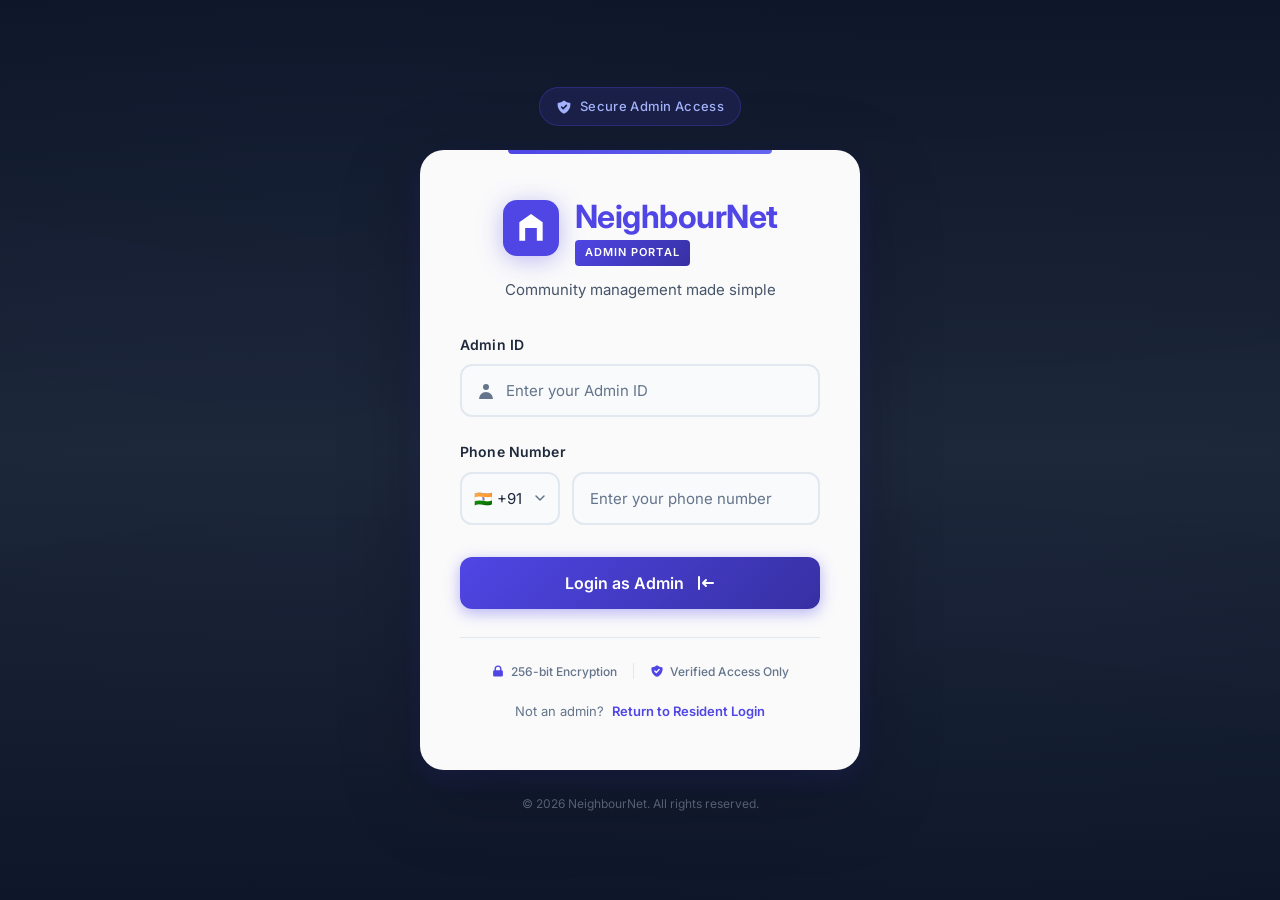
<file: admin-login.html>
<!DOCTYPE html>
<html lang="en">

<head>
    <meta charset="UTF-8">
    <meta name="viewport" content="width=device-width, initial-scale=1.0">
    <meta name="description" content="NeighbourNet Admin Portal - Secure access for community administrators">
    <title>Admin Portal | NeighbourNet</title>
    <link rel="stylesheet" href="admin-login.css">
    <link rel="preconnect" href="https://fonts.googleapis.com">
    <link rel="preconnect" href="https://fonts.gstatic.com" crossorigin>
    <link href="https://fonts.googleapis.com/css2?family=Inter:wght@400;500;600;700&display=swap" rel="stylesheet">
</head>

<body>
    <!-- Background Pattern -->
    <div class="bg-pattern"></div>
    <div class="bg-overlay"></div>

    <div class="container">
        <!-- Admin Badge -->
        <div class="admin-badge">
            <svg viewBox="0 0 20 20" fill="currentColor">
                <path fill-rule="evenodd"
                    d="M2.166 4.999A11.954 11.954 0 0010 1.944 11.954 11.954 0 0017.834 5c.11.65.166 1.32.166 2.001 0 5.225-3.34 9.67-8 11.317C5.34 16.67 2 12.225 2 7c0-.682.057-1.35.166-2.001zm11.541 3.708a1 1 0 00-1.414-1.414L9 10.586 7.707 9.293a1 1 0 00-1.414 1.414l2 2a1 1 0 001.414 0l4-4z"
                    clip-rule="evenodd" />
            </svg>
            <span>Secure Admin Access</span>
        </div>

        <!-- Main Login Card -->
        <main class="main">
            <div class="login-card">
                <!-- Logo & Brand -->
                <div class="brand-section">
                    <div class="logo">
                        <div class="logo-icon-wrapper">
                            <svg class="logo-icon" viewBox="0 0 48 48" fill="none" xmlns="http://www.w3.org/2000/svg">
                                <rect width="48" height="48" rx="12" fill="url(#adminLogoGradient)" />
                                <path d="M24 12L34 19V35H29V24H19V35H14V19L24 12Z" fill="white" />
                                <circle cx="24" cy="20" r="3" fill="white" opacity="0.7" />
                                <defs>
                                    <linearGradient id="adminLogoGradient" x1="0" y1="0" x2="48" y2="48">
                                        <stop stop-color="#4F46E5" />
                                        <stop offset="1" stop-color="#3730A3" />
                                    </linearGradient>
                                </defs>
                            </svg>
                        </div>
                        <div class="logo-text-wrapper">
                            <h1 class="logo-text">NeighbourNet</h1>
                            <span class="admin-label">Admin Portal</span>
                        </div>
                    </div>
                    <p class="tagline">Community management made simple</p>
                </div>

                <!-- Login Form -->
                <form id="admin-login-form" class="form">
                    <!-- Admin ID Field -->
                    <div class="form-group">
                        <label for="admin-id" class="form-label">Admin ID</label>
                        <div class="input-wrapper">
                            <div class="input-icon">
                                <svg viewBox="0 0 20 20" fill="currentColor">
                                    <path fill-rule="evenodd" d="M10 9a3 3 0 100-6 3 3 0 000 6zm-7 9a7 7 0 1114 0H3z"
                                        clip-rule="evenodd" />
                                </svg>
                            </div>
                            <input type="text" id="admin-id" class="form-input with-icon"
                                placeholder="Enter your Admin ID" required autocomplete="username">
                        </div>
                    </div>

                    <!-- Phone Number Field -->
                    <div class="form-group">
                        <label for="phone-number" class="form-label">Phone Number</label>
                        <div class="input-wrapper phone-input">
                            <select id="country-code" class="country-select" aria-label="Country code">
                                <option value="+91">🇮🇳 +91</option>
                                <option value="+1">🇺🇸 +1</option>
                                <option value="+44">🇬🇧 +44</option>
                                <option value="+971">🇦🇪 +971</option>
                                <option value="+65">🇸🇬 +65</option>
                                <option value="+61">🇦🇺 +61</option>
                            </select>
                            <input type="tel" id="phone-number" class="form-input phone-number-input"
                                placeholder="Enter your phone number" pattern="[0-9]{10}" required>
                        </div>
                    </div>

                    <!-- Login Button -->
                    <button type="submit" class="btn-admin-login" id="login-btn">
                        <span class="btn-text">Login as Admin</span>
                        <svg class="btn-icon" viewBox="0 0 20 20" fill="currentColor">
                            <path fill-rule="evenodd"
                                d="M3 3a1 1 0 011 1v12a1 1 0 11-2 0V4a1 1 0 011-1zm7.707 3.293a1 1 0 010 1.414L9.414 9H17a1 1 0 110 2H9.414l1.293 1.293a1 1 0 01-1.414 1.414l-3-3a1 1 0 010-1.414l3-3a1 1 0 011.414 0z"
                                clip-rule="evenodd" />
                        </svg>
                    </button>
                </form>

                <!-- Trust Indicators -->
                <div class="trust-section">
                    <div class="trust-item">
                        <svg viewBox="0 0 20 20" fill="currentColor">
                            <path fill-rule="evenodd"
                                d="M5 9V7a5 5 0 0110 0v2a2 2 0 012 2v5a2 2 0 01-2 2H5a2 2 0 01-2-2v-5a2 2 0 012-2zm8-2v2H7V7a3 3 0 016 0z"
                                clip-rule="evenodd" />
                        </svg>
                        <span>256-bit Encryption</span>
                    </div>
                    <div class="trust-divider"></div>
                    <div class="trust-item">
                        <svg viewBox="0 0 20 20" fill="currentColor">
                            <path fill-rule="evenodd"
                                d="M2.166 4.999A11.954 11.954 0 0010 1.944 11.954 11.954 0 0017.834 5c.11.65.166 1.32.166 2.001 0 5.225-3.34 9.67-8 11.317C5.34 16.67 2 12.225 2 7c0-.682.057-1.35.166-2.001zm11.541 3.708a1 1 0 00-1.414-1.414L9 10.586 7.707 9.293a1 1 0 00-1.414 1.414l2 2a1 1 0 001.414 0l4-4z"
                                clip-rule="evenodd" />
                        </svg>
                        <span>Verified Access Only</span>
                    </div>
                </div>

                <!-- Resident Login Link -->
                <div class="resident-link">
                    <span>Not an admin?</span>
                    <a href="index.html">Return to Resident Login</a>
                </div>
            </div>
        </main>

        <!-- Footer -->
        <footer class="footer">
            <p>&copy; 2026 NeighbourNet. All rights reserved.</p>
        </footer>
    </div>

    <!-- Success Modal -->
    <div class="modal-overlay" id="success-modal">
        <div class="modal">
            <div class="modal-icon success">
                <svg viewBox="0 0 24 24" fill="none">
                    <circle cx="12" cy="12" r="10" fill="#4F46E5" />
                    <path d="M8 12l2.5 2.5L16 9" stroke="white" stroke-width="2" stroke-linecap="round"
                        stroke-linejoin="round" />
                </svg>
            </div>
            <h2 class="modal-title">Welcome, Administrator</h2>
            <p class="modal-subtitle">You have been successfully authenticated. Redirecting to Admin Dashboard...</p>
            <div class="modal-loading">
                <div class="loading-bar"></div>
            </div>
        </div>
    </div>

    <script src="neighbornet-db.js"></script>
    <script>
        // Check if already logged in as admin - redirect to dashboard
        (function () {
            if (NeighborNetDB.isAdmin()) {
                window.location.href = 'admin-dashboard.html';
            }
        })();

        // DOM Elements
        const loginForm = document.getElementById('admin-login-form');
        const loginBtn = document.getElementById('login-btn');
        const successModal = document.getElementById('success-modal');

        // Form submission
        loginForm.addEventListener('submit', function (e) {
            e.preventDefault();

            const adminId = document.getElementById('admin-id').value;
            const countryCode = document.getElementById('country-code').value;
            const phone = document.getElementById('phone-number').value;
            const originalContent = loginBtn.innerHTML;

            // Show loading state
            loginBtn.innerHTML = '<span class="btn-text">Authenticating...</span><span class="loading-spinner"></span>';
            loginBtn.disabled = true;

            // Simulate authentication
            setTimeout(() => {
                loginBtn.innerHTML = originalContent;
                loginBtn.disabled = false;

                // Save admin session to NeighborNetDB
                NeighborNetDB.login('admin', {
                    adminId: adminId,
                    phone: `${countryCode} ${phone}`,
                    name: 'Admin User'
                });

                // Show success modal
                successModal.classList.add('active');

                // Redirect after delay
                setTimeout(() => {
                    window.location.href = 'admin-dashboard.html';
                }, 2500);
            }, 1500);
        });

        // Format phone number input
        document.getElementById('phone-number').addEventListener('input', function (e) {
            this.value = this.value.replace(/[^0-9]/g, '').slice(0, 10);
        });

        // Uppercase admin ID
        document.getElementById('admin-id').addEventListener('input', function (e) {
            this.value = this.value.toUpperCase();
        });
    </script>
</body>

</html>
</file>
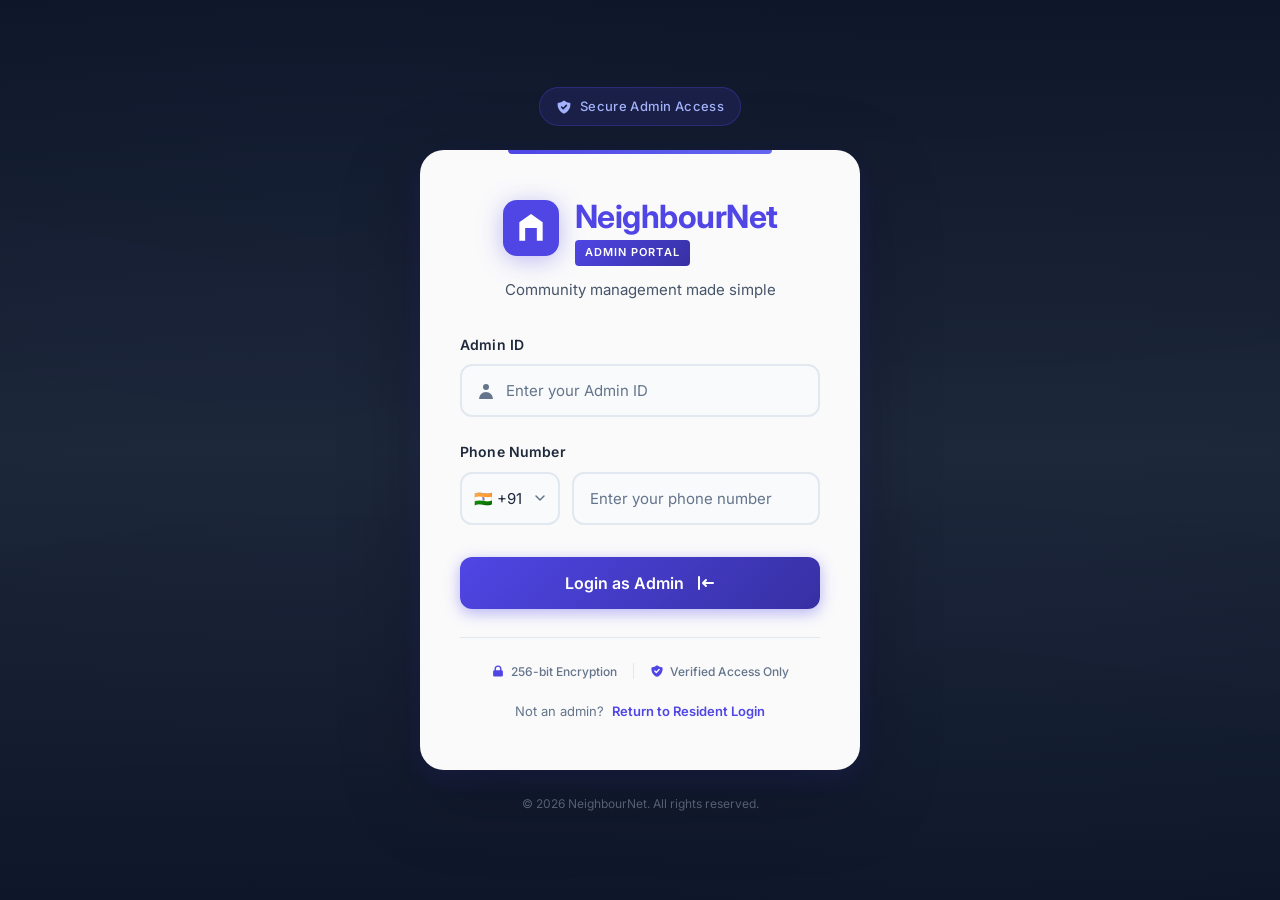
<file: admin-residents.html>
<!DOCTYPE html>
<html lang="en">

<head>
    <meta charset="UTF-8">
    <meta name="viewport" content="width=device-width, initial-scale=1.0">
    <meta name="description" content="NeighbourNet Admin - Resident Management & Verification">
    <title>Resident Management | NeighbourNet Admin</title>
    <link rel="stylesheet" href="admin-residents.css">
    <link rel="preconnect" href="https://fonts.googleapis.com">
    <link rel="preconnect" href="https://fonts.gstatic.com" crossorigin>
    <link href="https://fonts.googleapis.com/css2?family=Inter:wght@400;500;600;700&display=swap" rel="stylesheet">
</head>

<body>
    <!-- Header -->
    <header class="header">
        <div class="header-container">
            <div class="header-left">
                <a href="admin-dashboard.html" class="back-link">
                    <svg viewBox="0 0 20 20" fill="currentColor">
                        <path fill-rule="evenodd"
                            d="M9.707 16.707a1 1 0 01-1.414 0l-6-6a1 1 0 010-1.414l6-6a1 1 0 011.414 1.414L5.414 9H17a1 1 0 110 2H5.414l4.293 4.293a1 1 0 010 1.414z"
                            clip-rule="evenodd" />
                    </svg>
                    Dashboard
                </a>
                <div class="logo">
                    <svg class="logo-icon" viewBox="0 0 32 32" fill="none" xmlns="http://www.w3.org/2000/svg">
                        <rect width="32" height="32" rx="8" fill="url(#adminGrad2)" />
                        <path d="M16 8L22 12.5V22H19V16H13V22H10V12.5L16 8Z" fill="white" />
                        <defs>
                            <linearGradient id="adminGrad2" x1="0" y1="0" x2="32" y2="32">
                                <stop stop-color="#4F46E5" />
                                <stop offset="1" stop-color="#3730A3" />
                            </linearGradient>
                        </defs>
                    </svg>
                    <div class="logo-text-group">
                        <span class="logo-text">NeighbourNet</span>
                        <span class="admin-tag">Admin</span>
                    </div>
                </div>
            </div>

            <div class="header-right">
                <div class="society-badge">
                    <svg viewBox="0 0 20 20" fill="currentColor">
                        <path fill-rule="evenodd"
                            d="M4 4a2 2 0 012-2h8a2 2 0 012 2v12a1 1 0 110 2h-3a1 1 0 01-1-1v-2a1 1 0 00-1-1H9a1 1 0 00-1 1v2a1 1 0 01-1 1H4a1 1 0 110-2V4z"
                            clip-rule="evenodd" />
                    </svg>
                    Sunrise Apartments
                </div>
                <button class="logout-btn" id="logout-btn">
                    <svg viewBox="0 0 20 20" fill="currentColor">
                        <path fill-rule="evenodd"
                            d="M3 3a1 1 0 00-1 1v12a1 1 0 001 1h12a1 1 0 001-1V4a1 1 0 00-1-1H3zm10.293 9.293a1 1 0 001.414 1.414l3-3a1 1 0 000-1.414l-3-3a1 1 0 10-1.414 1.414L14.586 9H7a1 1 0 100 2h7.586l-1.293 1.293z"
                            clip-rule="evenodd" />
                    </svg>
                    Logout
                </button>
            </div>
        </div>
    </header>

    <main class="main">
        <div class="container">
            <!-- Page Header -->
            <div class="page-header">
                <div class="page-title-group">
                    <h1 class="page-title">Resident Management</h1>
                    <p class="page-subtitle">Verify and manage resident access to your community</p>
                </div>
                <div class="header-stats">
                    <div class="stat-item pending">
                        <span class="stat-number" id="pending-count">4</span>
                        <span class="stat-label">Pending</span>
                    </div>
                    <div class="stat-item approved">
                        <span class="stat-number" id="approved-count">152</span>
                        <span class="stat-label">Approved</span>
                    </div>
                </div>
            </div>

            <!-- Privacy Notice -->
            <div class="privacy-banner">
                <svg viewBox="0 0 20 20" fill="currentColor">
                    <path fill-rule="evenodd"
                        d="M5 9V7a5 5 0 0110 0v2a2 2 0 012 2v5a2 2 0 01-2 2H5a2 2 0 01-2-2v-5a2 2 0 012-2zm8-2v2H7V7a3 3 0 016 0z"
                        clip-rule="evenodd" />
                </svg>
                <span>Phone numbers are partially masked for resident privacy</span>
            </div>

            <!-- Tabs -->
            <div class="tabs-container">
                <div class="tabs">
                    <button class="tab active" data-tab="pending" onclick="switchTab('pending')">
                        <svg viewBox="0 0 20 20" fill="currentColor">
                            <path fill-rule="evenodd"
                                d="M10 18a8 8 0 100-16 8 8 0 000 16zm1-12a1 1 0 10-2 0v4a1 1 0 00.293.707l2.828 2.829a1 1 0 101.415-1.415L11 9.586V6z"
                                clip-rule="evenodd" />
                        </svg>
                        Pending Verification
                        <span class="tab-count pending">4</span>
                    </button>
                    <button class="tab" data-tab="approved" onclick="switchTab('approved')">
                        <svg viewBox="0 0 20 20" fill="currentColor">
                            <path fill-rule="evenodd"
                                d="M10 18a8 8 0 100-16 8 8 0 000 16zm3.707-9.293a1 1 0 00-1.414-1.414L9 10.586 7.707 9.293a1 1 0 00-1.414 1.414l2 2a1 1 0 001.414 0l4-4z"
                                clip-rule="evenodd" />
                        </svg>
                        Approved Residents
                        <span class="tab-count approved">152</span>
                    </button>
                </div>

                <!-- Search & Filter -->
                <div class="search-bar">
                    <svg viewBox="0 0 20 20" fill="currentColor">
                        <path fill-rule="evenodd"
                            d="M8 4a4 4 0 100 8 4 4 0 000-8zM2 8a6 6 0 1110.89 3.476l4.817 4.817a1 1 0 01-1.414 1.414l-4.816-4.816A6 6 0 012 8z"
                            clip-rule="evenodd" />
                    </svg>
                    <input type="text" placeholder="Search by flat number or name..." id="search-input"
                        onkeyup="filterResidents()">
                </div>
            </div>

            <!-- Tab Content -->
            <div class="tab-content">
                <!-- Pending Verification Tab -->
                <div class="tab-panel active" id="pending-panel">
                    <div class="panel-header">
                        <h2 class="panel-title">Awaiting Your Approval</h2>
                        <p class="panel-subtitle">Review and verify new resident registration requests</p>
                    </div>

                    <div class="residents-table">
                        <div class="table-header">
                            <div class="col-flat">Flat</div>
                            <div class="col-name">Resident Name</div>
                            <div class="col-phone">Phone Number</div>
                            <div class="col-date">Requested</div>
                            <div class="col-status">Status</div>
                            <div class="col-actions">Actions</div>
                        </div>

                        <div class="table-body" id="pending-list">
                            <!-- Pending Row 1 -->
                            <div class="table-row pending-row" data-flat="A-305" data-name="Rajesh Kumar">
                                <div class="col-flat">
                                    <span class="flat-badge">A-305</span>
                                </div>
                                <div class="col-name">
                                    <span class="resident-name">Rajesh Kumar</span>
                                </div>
                                <div class="col-phone">
                                    <span class="phone-masked">+91 98***43210</span>
                                </div>
                                <div class="col-date">
                                    <span class="date-text">Jan 29, 2026</span>
                                    <span class="time-text">10:30 AM</span>
                                </div>
                                <div class="col-status">
                                    <span class="status-badge pending">Pending</span>
                                </div>
                                <div class="col-actions">
                                    <button class="btn-approve" onclick="approveResident(this)">
                                        <svg viewBox="0 0 20 20" fill="currentColor">
                                            <path fill-rule="evenodd"
                                                d="M16.707 5.293a1 1 0 010 1.414l-8 8a1 1 0 01-1.414 0l-4-4a1 1 0 011.414-1.414L8 12.586l7.293-7.293a1 1 0 011.414 0z"
                                                clip-rule="evenodd" />
                                        </svg>
                                        Approve
                                    </button>
                                    <button class="btn-reject" onclick="rejectResident(this)">
                                        <svg viewBox="0 0 20 20" fill="currentColor">
                                            <path fill-rule="evenodd"
                                                d="M4.293 4.293a1 1 0 011.414 0L10 8.586l4.293-4.293a1 1 0 111.414 1.414L11.414 10l4.293 4.293a1 1 0 01-1.414 1.414L10 11.414l-4.293 4.293a1 1 0 01-1.414-1.414L8.586 10 4.293 5.707a1 1 0 010-1.414z"
                                                clip-rule="evenodd" />
                                        </svg>
                                        Reject
                                    </button>
                                </div>
                            </div>

                            <!-- Pending Row 2 -->
                            <div class="table-row pending-row" data-flat="B-203" data-name="Priya Sharma">
                                <div class="col-flat">
                                    <span class="flat-badge">B-203</span>
                                </div>
                                <div class="col-name">
                                    <span class="resident-name">Priya Sharma</span>
                                </div>
                                <div class="col-phone">
                                    <span class="phone-masked">+91 87***65432</span>
                                </div>
                                <div class="col-date">
                                    <span class="date-text">Jan 28, 2026</span>
                                    <span class="time-text">3:45 PM</span>
                                </div>
                                <div class="col-status">
                                    <span class="status-badge pending">Pending</span>
                                </div>
                                <div class="col-actions">
                                    <button class="btn-approve" onclick="approveResident(this)">
                                        <svg viewBox="0 0 20 20" fill="currentColor">
                                            <path fill-rule="evenodd"
                                                d="M16.707 5.293a1 1 0 010 1.414l-8 8a1 1 0 01-1.414 0l-4-4a1 1 0 011.414-1.414L8 12.586l7.293-7.293a1 1 0 011.414 0z"
                                                clip-rule="evenodd" />
                                        </svg>
                                        Approve
                                    </button>
                                    <button class="btn-reject" onclick="rejectResident(this)">
                                        <svg viewBox="0 0 20 20" fill="currentColor">
                                            <path fill-rule="evenodd"
                                                d="M4.293 4.293a1 1 0 011.414 0L10 8.586l4.293-4.293a1 1 0 111.414 1.414L11.414 10l4.293 4.293a1 1 0 01-1.414 1.414L10 11.414l-4.293 4.293a1 1 0 01-1.414-1.414L8.586 10 4.293 5.707a1 1 0 010-1.414z"
                                                clip-rule="evenodd" />
                                        </svg>
                                        Reject
                                    </button>
                                </div>
                            </div>

                            <!-- Pending Row 3 - No name provided -->
                            <div class="table-row pending-row" data-flat="C-104" data-name="">
                                <div class="col-flat">
                                    <span class="flat-badge">C-104</span>
                                </div>
                                <div class="col-name">
                                    <span class="resident-name empty">Not provided</span>
                                </div>
                                <div class="col-phone">
                                    <span class="phone-masked">+91 99***21098</span>
                                </div>
                                <div class="col-date">
                                    <span class="date-text">Jan 28, 2026</span>
                                    <span class="time-text">11:15 AM</span>
                                </div>
                                <div class="col-status">
                                    <span class="status-badge pending">Pending</span>
                                </div>
                                <div class="col-actions">
                                    <button class="btn-approve" onclick="approveResident(this)">
                                        <svg viewBox="0 0 20 20" fill="currentColor">
                                            <path fill-rule="evenodd"
                                                d="M16.707 5.293a1 1 0 010 1.414l-8 8a1 1 0 01-1.414 0l-4-4a1 1 0 011.414-1.414L8 12.586l7.293-7.293a1 1 0 011.414 0z"
                                                clip-rule="evenodd" />
                                        </svg>
                                        Approve
                                    </button>
                                    <button class="btn-reject" onclick="rejectResident(this)">
                                        <svg viewBox="0 0 20 20" fill="currentColor">
                                            <path fill-rule="evenodd"
                                                d="M4.293 4.293a1 1 0 011.414 0L10 8.586l4.293-4.293a1 1 0 111.414 1.414L11.414 10l4.293 4.293a1 1 0 01-1.414 1.414L10 11.414l-4.293 4.293a1 1 0 01-1.414-1.414L8.586 10 4.293 5.707a1 1 0 010-1.414z"
                                                clip-rule="evenodd" />
                                        </svg>
                                        Reject
                                    </button>
                                </div>
                            </div>

                            <!-- Pending Row 4 -->
                            <div class="table-row pending-row" data-flat="A-102" data-name="Amit Patel">
                                <div class="col-flat">
                                    <span class="flat-badge">A-102</span>
                                </div>
                                <div class="col-name">
                                    <span class="resident-name">Amit Patel</span>
                                </div>
                                <div class="col-phone">
                                    <span class="phone-masked">+91 70***87654</span>
                                </div>
                                <div class="col-date">
                                    <span class="date-text">Jan 27, 2026</span>
                                    <span class="time-text">9:00 AM</span>
                                </div>
                                <div class="col-status">
                                    <span class="status-badge pending">Pending</span>
                                </div>
                                <div class="col-actions">
                                    <button class="btn-approve" onclick="approveResident(this)">
                                        <svg viewBox="0 0 20 20" fill="currentColor">
                                            <path fill-rule="evenodd"
                                                d="M16.707 5.293a1 1 0 010 1.414l-8 8a1 1 0 01-1.414 0l-4-4a1 1 0 011.414-1.414L8 12.586l7.293-7.293a1 1 0 011.414 0z"
                                                clip-rule="evenodd" />
                                        </svg>
                                        Approve
                                    </button>
                                    <button class="btn-reject" onclick="rejectResident(this)">
                                        <svg viewBox="0 0 20 20" fill="currentColor">
                                            <path fill-rule="evenodd"
                                                d="M4.293 4.293a1 1 0 011.414 0L10 8.586l4.293-4.293a1 1 0 111.414 1.414L11.414 10l4.293 4.293a1 1 0 01-1.414 1.414L10 11.414l-4.293 4.293a1 1 0 01-1.414-1.414L8.586 10 4.293 5.707a1 1 0 010-1.414z"
                                                clip-rule="evenodd" />
                                        </svg>
                                        Reject
                                    </button>
                                </div>
                            </div>
                        </div>
                    </div>

                    <!-- Empty State for Pending -->
                    <div class="empty-state" id="pending-empty" style="display: none;">
                        <div class="empty-icon">
                            <svg viewBox="0 0 24 24" fill="none" stroke="currentColor" stroke-width="1.5">
                                <path d="M9 12l2 2 4-4m6 2a9 9 0 11-18 0 9 9 0 0118 0z" />
                            </svg>
                        </div>
                        <h3>All Caught Up!</h3>
                        <p>No pending verification requests at the moment.</p>
                    </div>
                </div>

                <!-- Approved Residents Tab -->
                <div class="tab-panel" id="approved-panel">
                    <div class="panel-header">
                        <h2 class="panel-title">Verified Residents</h2>
                        <p class="panel-subtitle">All verified and active residents in your community</p>
                    </div>

                    <div class="residents-table">
                        <div class="table-header">
                            <div class="col-flat">Flat</div>
                            <div class="col-name">Resident Name</div>
                            <div class="col-phone">Phone Number</div>
                            <div class="col-date">Verified On</div>
                            <div class="col-status">Status</div>
                            <div class="col-actions">Actions</div>
                        </div>

                        <div class="table-body" id="approved-list">
                            <!-- Approved Row 1 -->
                            <div class="table-row approved-row" data-flat="A-101" data-name="Sunita Verma">
                                <div class="col-flat">
                                    <span class="flat-badge approved">A-101</span>
                                </div>
                                <div class="col-name">
                                    <span class="resident-name">Sunita Verma</span>
                                </div>
                                <div class="col-phone">
                                    <span class="phone-masked">+91 88***12345</span>
                                </div>
                                <div class="col-date">
                                    <span class="date-text">Jan 15, 2026</span>
                                </div>
                                <div class="col-status">
                                    <span class="status-badge approved">Active</span>
                                </div>
                                <div class="col-actions">
                                    <button class="btn-view" onclick="viewResident(this)">View</button>
                                    <button class="btn-revoke" onclick="revokeAccess(this)">Revoke</button>
                                </div>
                            </div>

                            <!-- Approved Row 2 -->
                            <div class="table-row approved-row" data-flat="A-102" data-name="Vikram Singh">
                                <div class="col-flat">
                                    <span class="flat-badge approved">A-102</span>
                                </div>
                                <div class="col-name">
                                    <span class="resident-name">Vikram Singh</span>
                                </div>
                                <div class="col-phone">
                                    <span class="phone-masked">+91 91***54321</span>
                                </div>
                                <div class="col-date">
                                    <span class="date-text">Jan 10, 2026</span>
                                </div>
                                <div class="col-status">
                                    <span class="status-badge approved">Active</span>
                                </div>
                                <div class="col-actions">
                                    <button class="btn-view" onclick="viewResident(this)">View</button>
                                    <button class="btn-revoke" onclick="revokeAccess(this)">Revoke</button>
                                </div>
                            </div>

                            <!-- Approved Row 3 -->
                            <div class="table-row approved-row" data-flat="A-103" data-name="Neha Gupta">
                                <div class="col-flat">
                                    <span class="flat-badge approved">A-103</span>
                                </div>
                                <div class="col-name">
                                    <span class="resident-name">Neha Gupta</span>
                                </div>
                                <div class="col-phone">
                                    <span class="phone-masked">+91 85***98765</span>
                                </div>
                                <div class="col-date">
                                    <span class="date-text">Jan 08, 2026</span>
                                </div>
                                <div class="col-status">
                                    <span class="status-badge approved">Active</span>
                                </div>
                                <div class="col-actions">
                                    <button class="btn-view" onclick="viewResident(this)">View</button>
                                    <button class="btn-revoke" onclick="revokeAccess(this)">Revoke</button>
                                </div>
                            </div>

                            <!-- Approved Row 4 -->
                            <div class="table-row approved-row" data-flat="B-101" data-name="Ramesh Iyer">
                                <div class="col-flat">
                                    <span class="flat-badge approved">B-101</span>
                                </div>
                                <div class="col-name">
                                    <span class="resident-name">Ramesh Iyer</span>
                                </div>
                                <div class="col-phone">
                                    <span class="phone-masked">+91 99***11223</span>
                                </div>
                                <div class="col-date">
                                    <span class="date-text">Jan 05, 2026</span>
                                </div>
                                <div class="col-status">
                                    <span class="status-badge approved">Active</span>
                                </div>
                                <div class="col-actions">
                                    <button class="btn-view" onclick="viewResident(this)">View</button>
                                    <button class="btn-revoke" onclick="revokeAccess(this)">Revoke</button>
                                </div>
                            </div>

                            <!-- Approved Row 5 -->
                            <div class="table-row approved-row" data-flat="B-102" data-name="Anita Desai">
                                <div class="col-flat">
                                    <span class="flat-badge approved">B-102</span>
                                </div>
                                <div class="col-name">
                                    <span class="resident-name">Anita Desai</span>
                                </div>
                                <div class="col-phone">
                                    <span class="phone-masked">+91 78***33445</span>
                                </div>
                                <div class="col-date">
                                    <span class="date-text">Jan 03, 2026</span>
                                </div>
                                <div class="col-status">
                                    <span class="status-badge approved">Active</span>
                                </div>
                                <div class="col-actions">
                                    <button class="btn-view" onclick="viewResident(this)">View</button>
                                    <button class="btn-revoke" onclick="revokeAccess(this)">Revoke</button>
                                </div>
                            </div>

                            <!-- Approved Row 6 -->
                            <div class="table-row approved-row" data-flat="C-101" data-name="Karan Mehta">
                                <div class="col-flat">
                                    <span class="flat-badge approved">C-101</span>
                                </div>
                                <div class="col-name">
                                    <span class="resident-name">Karan Mehta</span>
                                </div>
                                <div class="col-phone">
                                    <span class="phone-masked">+91 96***77889</span>
                                </div>
                                <div class="col-date">
                                    <span class="date-text">Dec 28, 2025</span>
                                </div>
                                <div class="col-status">
                                    <span class="status-badge approved">Active</span>
                                </div>
                                <div class="col-actions">
                                    <button class="btn-view" onclick="viewResident(this)">View</button>
                                    <button class="btn-revoke" onclick="revokeAccess(this)">Revoke</button>
                                </div>
                            </div>
                        </div>
                    </div>

                    <!-- Pagination -->
                    <div class="pagination">
                        <span class="pagination-info">Showing 1-6 of 152 residents</span>
                        <div class="pagination-controls">
                            <button class="page-btn" disabled>
                                <svg viewBox="0 0 20 20" fill="currentColor">
                                    <path fill-rule="evenodd"
                                        d="M12.707 5.293a1 1 0 010 1.414L9.414 10l3.293 3.293a1 1 0 01-1.414 1.414l-4-4a1 1 0 010-1.414l4-4a1 1 0 011.414 0z"
                                        clip-rule="evenodd" />
                                </svg>
                            </button>
                            <button class="page-btn active">1</button>
                            <button class="page-btn">2</button>
                            <button class="page-btn">3</button>
                            <span class="page-ellipsis">...</span>
                            <button class="page-btn">26</button>
                            <button class="page-btn">
                                <svg viewBox="0 0 20 20" fill="currentColor">
                                    <path fill-rule="evenodd"
                                        d="M7.293 14.707a1 1 0 010-1.414L10.586 10 7.293 6.707a1 1 0 011.414-1.414l4 4a1 1 0 010 1.414l-4 4a1 1 0 01-1.414 0z"
                                        clip-rule="evenodd" />
                                </svg>
                            </button>
                        </div>
                    </div>
                </div>
            </div>
        </div>
    </main>

    <!-- Toast Notification -->
    <div class="toast" id="toast"></div>

    <script src="neighbornet-db.js"></script>
    <script>
        // Auth check
        if (!NeighborNetDB.requireAuth('admin', 'admin-login.html')) throw new Error('Not authenticated');

        // Setup logout
        document.getElementById('logout-btn').addEventListener('click', function () {
            NeighborNetDB.logout('admin-login.html');
        });
    </script>
    <script>
        // Tab Switching
        function switchTab(tabName) {
            // Update tab buttons
            document.querySelectorAll('.tab').forEach(tab => {
                tab.classList.remove('active');
            });
            document.querySelector(`[data-tab="${tabName}"]`).classList.add('active');

            // Update tab panels
            document.querySelectorAll('.tab-panel').forEach(panel => {
                panel.classList.remove('active');
            });
            document.getElementById(`${tabName}-panel`).classList.add('active');

            // Clear search
            document.getElementById('search-input').value = '';
            filterResidents();
        }

        // Search/Filter
        function filterResidents() {
            const query = document.getElementById('search-input').value.toLowerCase();
            const activePanel = document.querySelector('.tab-panel.active');
            const rows = activePanel.querySelectorAll('.table-row');

            rows.forEach(row => {
                const flat = row.dataset.flat.toLowerCase();
                const name = row.dataset.name.toLowerCase();
                if (flat.includes(query) || name.includes(query) || query === '') {
                    row.style.display = '';
                } else {
                    row.style.display = 'none';
                }
            });
        }

        // Approve Resident
        function approveResident(btn) {
            const row = btn.closest('.table-row');
            const flat = row.dataset.flat;
            const name = row.dataset.name || 'Resident';

            // Animate row
            row.style.background = '#D1FAE5';
            row.style.transition = 'all 0.3s ease';

            setTimeout(() => {
                row.style.opacity = '0';
                row.style.transform = 'translateX(20px)';

                setTimeout(() => {
                    row.remove();
                    updateCounts();
                    showToast(`✅ ${flat} ${name ? '(' + name + ')' : ''} approved successfully`);
                    checkEmptyState();
                }, 300);
            }, 500);
        }

        // Reject Resident
        function rejectResident(btn) {
            const row = btn.closest('.table-row');
            const flat = row.dataset.flat;

            if (confirm(`Are you sure you want to reject the access request for ${flat}?`)) {
                row.style.background = '#FEE2E2';
                row.style.transition = 'all 0.3s ease';

                setTimeout(() => {
                    row.style.opacity = '0';
                    row.style.transform = 'translateX(-20px)';

                    setTimeout(() => {
                        row.remove();
                        updateCounts();
                        showToast(`❌ ${flat} request rejected`);
                        checkEmptyState();
                    }, 300);
                }, 300);
            }
        }

        // View Resident
        function viewResident(btn) {
            const row = btn.closest('.table-row');
            const flat = row.dataset.flat;
            const name = row.dataset.name;
            alert(`Viewing details for ${name} (${flat})\n\nFull resident profile would open here.`);
        }

        // Revoke Access
        function revokeAccess(btn) {
            const row = btn.closest('.table-row');
            const flat = row.dataset.flat;
            const name = row.dataset.name;

            if (confirm(`Are you sure you want to revoke access for ${name} (${flat})?\n\nThis action cannot be undone.`)) {
                row.style.opacity = '0.5';
                showToast(`🚫 Access revoked for ${flat}`);
            }
        }

        // Update Counts
        function updateCounts() {
            const pendingCount = document.querySelectorAll('#pending-list .table-row').length;
            const approvedCount = document.querySelectorAll('#approved-list .table-row').length;

            document.getElementById('pending-count').textContent = pendingCount;
            document.getElementById('approved-count').textContent = approvedCount;
            document.querySelector('.tab-count.pending').textContent = pendingCount;
            document.querySelector('.tab-count.approved').textContent = approvedCount;
        }

        // Check Empty State
        function checkEmptyState() {
            const pendingRows = document.querySelectorAll('#pending-list .table-row').length;
            const emptyState = document.getElementById('pending-empty');
            const table = document.querySelector('#pending-panel .residents-table');

            if (pendingRows === 0) {
                emptyState.style.display = 'flex';
                table.style.display = 'none';
            }
        }

        // Toast Notification
        function showToast(message) {
            const toast = document.getElementById('toast');
            toast.textContent = message;
            toast.classList.add('show');

            setTimeout(() => {
                toast.classList.remove('show');
            }, 3000);
        }
    </script>
</body>

</html>
</file>
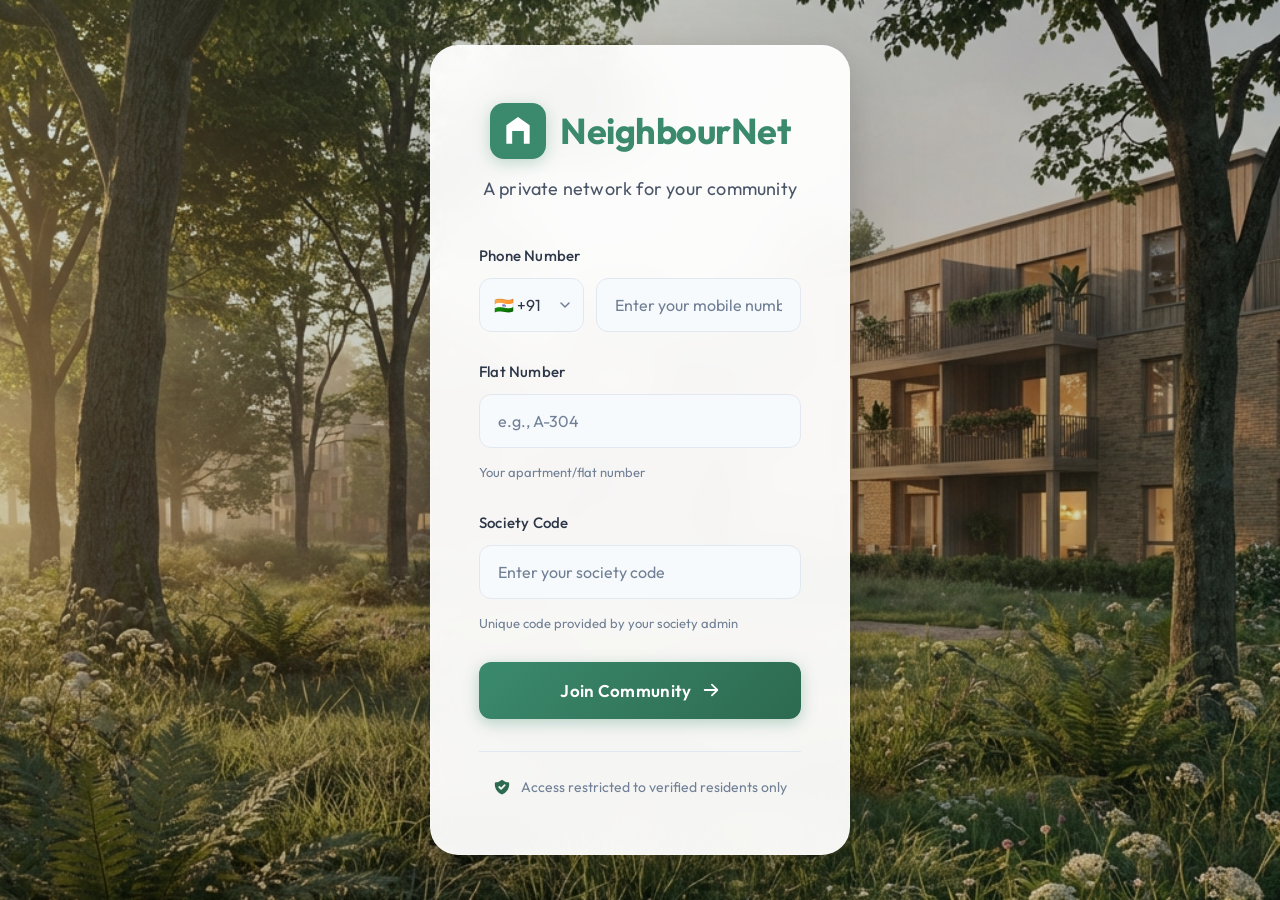
<file: booking.html>
<!DOCTYPE html>
<html lang="en">

<head>
    <meta charset="UTF-8">
    <meta name="viewport" content="width=device-width, initial-scale=1.0">
    <meta name="description" content="Book Badminton Court - NeighbourNet">
    <title>Badminton Court Booking | NeighbourNet</title>
    <link rel="stylesheet" href="booking.css">
    <link rel="preconnect" href="https://fonts.googleapis.com">
    <link rel="preconnect" href="https://fonts.gstatic.com" crossorigin>
    <link href="https://fonts.googleapis.com/css2?family=Inter:wght@400;500;600;700&display=swap" rel="stylesheet">
</head>

<body>
    <div class="page-container">
        <!-- Back Navigation -->
        <nav class="back-nav">
            <a href="dashboard.html" class="back-link">
                <svg viewBox="0 0 20 20" fill="currentColor">
                    <path fill-rule="evenodd"
                        d="M9.707 16.707a1 1 0 01-1.414 0l-6-6a1 1 0 010-1.414l6-6a1 1 0 011.414 1.414L5.414 9H17a1 1 0 110 2H5.414l4.293 4.293a1 1 0 010 1.414z"
                        clip-rule="evenodd" />
                </svg>
                <span>Back to Feed</span>
            </a>
        </nav>

        <!-- Main Content -->
        <main class="main">
            <div class="booking-container">
                <!-- Facility Header -->
                <div class="facility-header">
                    <div class="facility-icon">
                        <svg viewBox="0 0 24 24" fill="none" stroke="currentColor" stroke-width="2">
                            <circle cx="12" cy="12" r="10" />
                            <path d="M12 6v6l4 2" />
                        </svg>
                    </div>
                    <div class="facility-info">
                        <h1 class="page-title">Badminton Court Booking</h1>
                        <p class="facility-location">Ground Floor, Block A</p>
                    </div>
                </div>

                <!-- Date Selection -->
                <section class="date-section">
                    <h2 class="section-label">Select Date</h2>
                    <div class="date-picker">
                        <button class="date-card active" data-date="today">
                            <span class="date-day">Today</span>
                            <span class="date-full">Jan 28</span>
                        </button>
                        <button class="date-card" data-date="tomorrow">
                            <span class="date-day">Tomorrow</span>
                            <span class="date-full">Jan 29</span>
                        </button>
                        <button class="date-card" data-date="day3">
                            <span class="date-day">Thu</span>
                            <span class="date-full">Jan 30</span>
                        </button>
                        <button class="date-card" data-date="day4">
                            <span class="date-day">Fri</span>
                            <span class="date-full">Jan 31</span>
                        </button>
                    </div>
                </section>

                <!-- Time Slots -->
                <section class="slots-section">
                    <h2 class="section-label">Available Slots</h2>

                    <!-- Morning Slots -->
                    <div class="slot-group">
                        <h3 class="slot-group-title">
                            <svg viewBox="0 0 20 20" fill="currentColor">
                                <path fill-rule="evenodd"
                                    d="M10 2a1 1 0 011 1v1a1 1 0 11-2 0V3a1 1 0 011-1zm4 8a4 4 0 11-8 0 4 4 0 018 0zm-.464 4.95l.707.707a1 1 0 001.414-1.414l-.707-.707a1 1 0 00-1.414 1.414zm2.12-10.607a1 1 0 010 1.414l-.706.707a1 1 0 11-1.414-1.414l.707-.707a1 1 0 011.414 0zM17 11a1 1 0 100-2h-1a1 1 0 100 2h1zm-7 4a1 1 0 011 1v1a1 1 0 11-2 0v-1a1 1 0 011-1zM5.05 6.464A1 1 0 106.465 5.05l-.708-.707a1 1 0 00-1.414 1.414l.707.707zm1.414 8.486l-.707.707a1 1 0 01-1.414-1.414l.707-.707a1 1 0 011.414 1.414zM4 11a1 1 0 100-2H3a1 1 0 000 2h1z"
                                    clip-rule="evenodd" />
                            </svg>
                            <span>Morning</span>
                        </h3>
                        <div class="slots-grid">
                            <button class="slot-card available" data-time="6:00 – 7:00 AM">
                                <span class="slot-time">6:00 – 7:00 AM</span>
                                <span class="slot-status">Available</span>
                            </button>
                            <button class="slot-card selected" data-time="7:00 – 8:00 AM">
                                <span class="slot-time">7:00 – 8:00 AM</span>
                                <span class="slot-status">
                                    <svg viewBox="0 0 20 20" fill="currentColor">
                                        <path fill-rule="evenodd"
                                            d="M16.707 5.293a1 1 0 010 1.414l-8 8a1 1 0 01-1.414 0l-4-4a1 1 0 011.414-1.414L8 12.586l7.293-7.293a1 1 0 011.414 0z"
                                            clip-rule="evenodd" />
                                    </svg>
                                    Selected
                                </span>
                            </button>
                            <button class="slot-card booked" data-time="8:00 – 9:00 AM" disabled>
                                <span class="slot-time">8:00 – 9:00 AM</span>
                                <span class="slot-status">Booked</span>
                            </button>
                            <button class="slot-card booked" data-time="9:00 – 10:00 AM" disabled>
                                <span class="slot-time">9:00 – 10:00 AM</span>
                                <span class="slot-status">Booked</span>
                            </button>
                        </div>
                    </div>

                    <!-- Evening Slots -->
                    <div class="slot-group">
                        <h3 class="slot-group-title">
                            <svg viewBox="0 0 20 20" fill="currentColor">
                                <path d="M17.293 13.293A8 8 0 016.707 2.707a8.001 8.001 0 1010.586 10.586z" />
                            </svg>
                            <span>Evening</span>
                        </h3>
                        <div class="slots-grid">
                            <button class="slot-card available" data-time="5:00 – 6:00 PM">
                                <span class="slot-time">5:00 – 6:00 PM</span>
                                <span class="slot-status">Available</span>
                            </button>
                            <button class="slot-card available" data-time="6:00 – 7:00 PM">
                                <span class="slot-time">6:00 – 7:00 PM</span>
                                <span class="slot-status">Available</span>
                            </button>
                            <button class="slot-card booked" data-time="7:00 – 8:00 PM" disabled>
                                <span class="slot-time">7:00 – 8:00 PM</span>
                                <span class="slot-status">Booked</span>
                            </button>
                            <button class="slot-card available" data-time="8:00 – 9:00 PM">
                                <span class="slot-time">8:00 – 9:00 PM</span>
                                <span class="slot-status">Available</span>
                            </button>
                        </div>
                    </div>
                </section>

                <!-- Booking Summary -->
                <section class="summary-section" id="booking-summary">
                    <h2 class="section-label">Booking Summary</h2>
                    <div class="summary-card">
                        <div class="summary-row">
                            <span class="summary-label">Facility</span>
                            <span class="summary-value">Badminton Court</span>
                        </div>
                        <div class="summary-row">
                            <span class="summary-label">Date</span>
                            <span class="summary-value" id="summary-date">Today, Jan 28</span>
                        </div>
                        <div class="summary-row">
                            <span class="summary-label">Time Slot</span>
                            <span class="summary-value highlight" id="summary-time">7:00 – 8:00 AM</span>
                        </div>
                        <div class="summary-row">
                            <span class="summary-label">Booked by</span>
                            <span class="summary-value">Flat A-304</span>
                        </div>
                    </div>
                </section>

                <!-- Confirm Button -->
                <button class="confirm-btn" id="confirm-btn">
                    <svg viewBox="0 0 20 20" fill="currentColor">
                        <path fill-rule="evenodd"
                            d="M16.707 5.293a1 1 0 010 1.414l-8 8a1 1 0 01-1.414 0l-4-4a1 1 0 011.414-1.414L8 12.586l7.293-7.293a1 1 0 011.414 0z"
                            clip-rule="evenodd" />
                    </svg>
                    <span>Confirm Booking</span>
                </button>

                <!-- Notice -->
                <p class="booking-notice">
                    <svg viewBox="0 0 20 20" fill="currentColor">
                        <path fill-rule="evenodd"
                            d="M18 10a8 8 0 11-16 0 8 8 0 0116 0zm-7-4a1 1 0 11-2 0 1 1 0 012 0zM9 9a1 1 0 000 2v3a1 1 0 001 1h1a1 1 0 100-2v-3a1 1 0 00-1-1H9z"
                            clip-rule="evenodd" />
                    </svg>
                    <span>Cancellations allowed up to 2 hours before the slot time.</span>
                </p>
            </div>
        </main>

        <!-- Footer -->
        <footer class="footer">
            <p>&copy; 2026 NeighbourNet. All rights reserved.</p>
        </footer>
    </div>

    <!-- Success Modal -->
    <div class="modal-overlay" id="success-modal">
        <div class="modal">
            <div class="success-icon">
                <svg viewBox="0 0 24 24" fill="none">
                    <circle cx="12" cy="12" r="10" fill="#10B981" />
                    <path d="M8 12l2.5 2.5L16 9" stroke="white" stroke-width="2" stroke-linecap="round"
                        stroke-linejoin="round" />
                </svg>
            </div>
            <h2 class="modal-title">Booking Confirmed!</h2>
            <p class="modal-subtitle">Your badminton court slot has been booked successfully.</p>

            <div class="confirmation-details">
                <div class="confirm-row">
                    <span class="confirm-label">Date & Time</span>
                    <span class="confirm-value" id="confirm-datetime">Today, 7:00 – 8:00 AM</span>
                </div>
                <div class="confirm-row">
                    <span class="confirm-label">Booking ID</span>
                    <span class="confirm-value">#BC20260128-001</span>
                </div>
            </div>

            <button class="done-btn" id="done-btn">
                <span>Done</span>
            </button>
        </div>
    </div>

    <script src="neighbornet-db.js"></script>
    <script>
        // Auth check
        if (!NeighborNetDB.requireAuth('resident', 'index.html')) throw new Error('Not authenticated');
        if (!NeighborNetDB.checkVerification()) throw new Error('Pending verification');

        // Update booked by info
        const user = NeighborNetDB.getCurrentUser();
        if (user) {
            document.querySelector('.summary-value:last-of-type').textContent = 'Flat ' + user.flat;
        }
    </script>
    <script>
        // Slot selection
        const slots = document.querySelectorAll('.slot-card.available, .slot-card.selected');
        const summaryTime = document.getElementById('summary-time');
        const confirmBtn = document.getElementById('confirm-btn');
        const successModal = document.getElementById('success-modal');
        const doneBtn = document.getElementById('done-btn');
        const confirmDatetime = document.getElementById('confirm-datetime');

        slots.forEach(slot => {
            slot.addEventListener('click', () => {
                // Remove selected from all
                document.querySelectorAll('.slot-card').forEach(s => {
                    s.classList.remove('selected');
                    if (!s.disabled) {
                        s.classList.add('available');
                        s.querySelector('.slot-status').textContent = 'Available';
                    }
                });

                // Add selected to clicked
                slot.classList.remove('available');
                slot.classList.add('selected');
                slot.querySelector('.slot-status').innerHTML = `
                    <svg viewBox="0 0 20 20" fill="currentColor">
                        <path fill-rule="evenodd" d="M16.707 5.293a1 1 0 010 1.414l-8 8a1 1 0 01-1.414 0l-4-4a1 1 0 011.414-1.414L8 12.586l7.293-7.293a1 1 0 011.414 0z" clip-rule="evenodd"/>
                    </svg>
                    Selected
                `;

                // Update summary
                summaryTime.textContent = slot.dataset.time;
            });
        });

        // Date selection
        const dateCards = document.querySelectorAll('.date-card');
        const summaryDate = document.getElementById('summary-date');
        const dateLabels = {
            'today': 'Today, Jan 28',
            'tomorrow': 'Tomorrow, Jan 29',
            'day3': 'Thu, Jan 30',
            'day4': 'Fri, Jan 31'
        };

        dateCards.forEach(card => {
            card.addEventListener('click', () => {
                dateCards.forEach(c => c.classList.remove('active'));
                card.classList.add('active');
                summaryDate.textContent = dateLabels[card.dataset.date];
            });
        });

        // Confirm booking
        confirmBtn.addEventListener('click', () => {
            const selectedSlot = document.querySelector('.slot-card.selected');
            if (selectedSlot) {
                const selectedDate = document.querySelector('.date-card.active');
                confirmDatetime.textContent = `${dateLabels[selectedDate.dataset.date].split(',')[0]}, ${selectedSlot.dataset.time}`;
                successModal.classList.add('active');
            }
        });

        // Done button
        doneBtn.addEventListener('click', () => {
            successModal.classList.remove('active');
            // In production, redirect to bookings page
            alert('Redirecting to your bookings...');
        });

        // Close modal on overlay click
        successModal.addEventListener('click', (e) => {
            if (e.target === successModal) {
                successModal.classList.remove('active');
            }
        });
    </script>
</body>

</html>
</file>
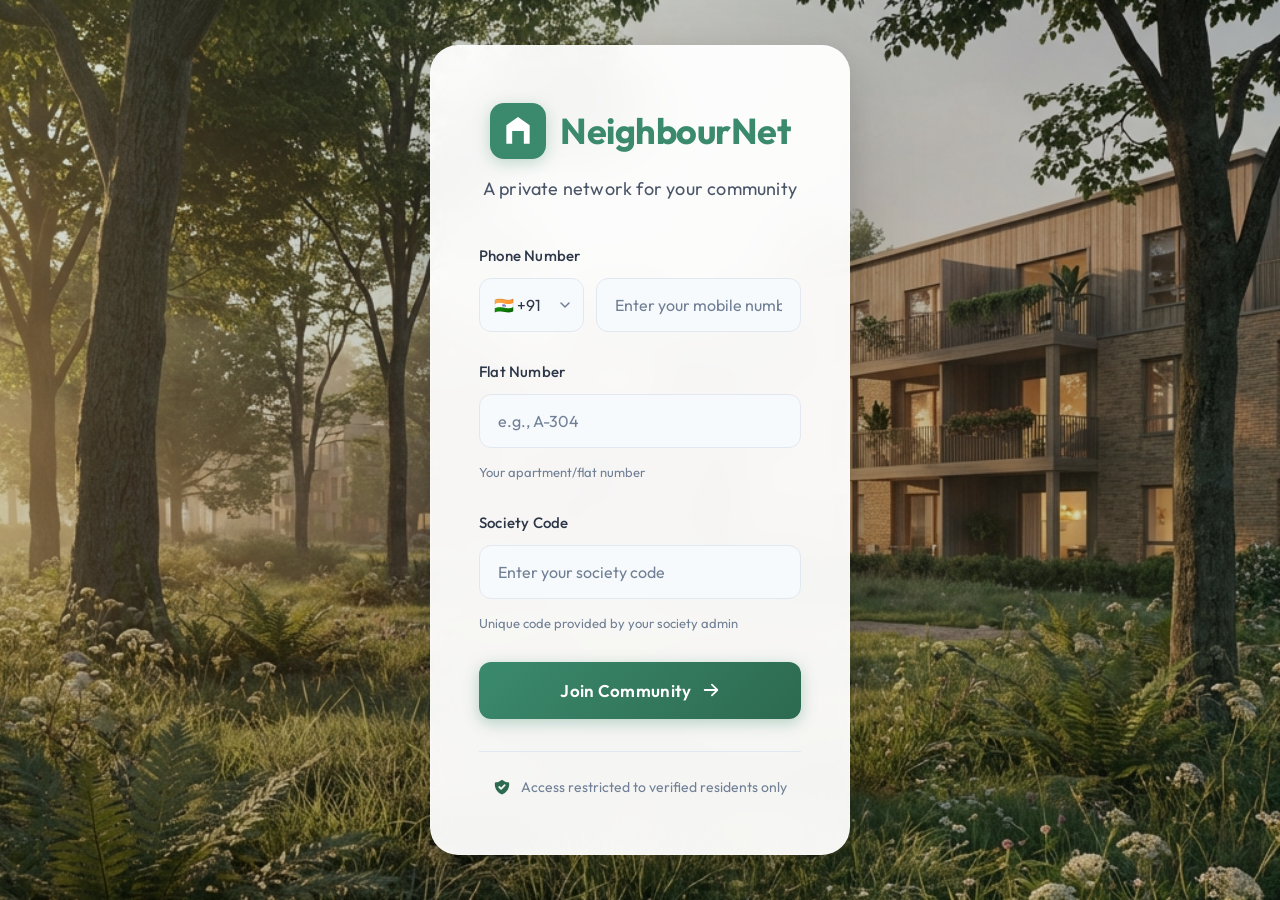
<file: dashboard.html>
<!DOCTYPE html>
<html lang="en">

<head>
    <meta charset="UTF-8">
    <meta name="viewport" content="width=device-width, initial-scale=1.0">
    <meta name="description" content="NeighbourNet - Your Community Dashboard">
    <title>Dashboard | NeighbourNet</title>
    <link rel="stylesheet" href="dashboard.css">
    <link rel="preconnect" href="https://fonts.googleapis.com">
    <link rel="preconnect" href="https://fonts.gstatic.com" crossorigin>
    <link href="https://fonts.googleapis.com/css2?family=Inter:wght@400;500;600;700&display=swap" rel="stylesheet">
</head>

<body>
    <!-- Header -->
    <header class="header">
        <div class="header-container">
            <div class="header-left">
                <div class="logo">
                    <svg class="logo-icon" viewBox="0 0 32 32" fill="none" xmlns="http://www.w3.org/2000/svg">
                        <rect width="32" height="32" rx="8" fill="url(#gradient)" />
                        <path d="M16 8L22 12.5V22H19V16H13V22H10V12.5L16 8Z" fill="white" />
                        <defs>
                            <linearGradient id="gradient" x1="0" y1="0" x2="32" y2="32">
                                <stop stop-color="#4F46E5" />
                                <stop offset="1" stop-color="#7C3AED" />
                            </linearGradient>
                        </defs>
                    </svg>
                    <span class="logo-text">NeighbourNet</span>
                </div>
            </div>

            <div class="header-center">
                <div class="society-info">
                    <svg class="society-icon" viewBox="0 0 20 20" fill="currentColor">
                        <path fill-rule="evenodd"
                            d="M4 4a2 2 0 012-2h8a2 2 0 012 2v12a1 1 0 110 2h-3a1 1 0 01-1-1v-2a1 1 0 00-1-1H9a1 1 0 00-1 1v2a1 1 0 01-1 1H4a1 1 0 110-2V4zm3 1h2v2H7V5zm2 4H7v2h2V9zm2-4h2v2h-2V5zm2 4h-2v2h2V9z"
                            clip-rule="evenodd" />
                    </svg>
                    <span class="society-name">Sunrise Apartments</span>
                </div>
            </div>

            <div class="header-right">
                <div class="user-section">
                    <!-- View Mode Toggle Switch -->
                    <div class="view-mode-toggle" id="view-mode-toggle">
                        <span class="toggle-label" id="toggle-label">Standard</span>
                        <label class="toggle-switch">
                            <input type="checkbox" id="view-mode-checkbox">
                            <span class="toggle-slider"></span>
                        </label>
                    </div>
                    <div class="user-info">
                        <div class="user-avatar">
                            <svg viewBox="0 0 20 20" fill="currentColor">
                                <path fill-rule="evenodd" d="M10 9a3 3 0 100-6 3 3 0 000 6zm-7 9a7 7 0 1114 0H3z"
                                    clip-rule="evenodd" />
                            </svg>
                        </div>
                        <div class="user-details">
                            <span class="user-flat" id="user-flat-display">Flat A-304</span>
                            <span class="user-society" id="user-society-display">Sunrise Apartments</span>
                        </div>
                    </div>
                    <button class="logout-btn" id="logout-btn">
                        <svg viewBox="0 0 20 20" fill="currentColor">
                            <path fill-rule="evenodd"
                                d="M3 3a1 1 0 00-1 1v12a1 1 0 001 1h12a1 1 0 001-1V4a1 1 0 00-1-1H3zm10.293 9.293a1 1 0 001.414 1.414l3-3a1 1 0 000-1.414l-3-3a1 1 0 10-1.414 1.414L14.586 9H7a1 1 0 100 2h7.586l-1.293 1.293z"
                                clip-rule="evenodd" />
                        </svg>
                        <span>Logout</span>
                    </button>
                </div>
            </div>

        </div>
    </header>

    <!-- Simple View Banner -->
    <div class="simple-view-banner" id="simple-view-banner">
        <div class="simple-view-content">
            <svg class="simple-view-icon" viewBox="0 0 24 24" fill="none" stroke="currentColor" stroke-width="2">
                <path d="M1 12s4-8 11-8 11 8 11 8-4 8-11 8-11-8-11-8z" />
                <circle cx="12" cy="12" r="3" />
            </svg>
            <span class="simple-view-text">Simple View Enabled</span>
            <span class="simple-view-desc">Larger text &amp; easier navigation for you</span>
        </div>
        <button class="simple-view-toggle" id="toggle-view-btn">
            <span>Switch to Standard View</span>
        </button>
    </div>

    <!-- Main Content -->
    <main class="main">
        <div class="container">
            <!-- SOS Emergency Banner -->
            <div class="sos-banner" id="sos-banner">
                <div class="sos-content">
                    <div class="sos-icon-wrapper">
                        <svg class="sos-icon" viewBox="0 0 24 24" fill="none" stroke="currentColor" stroke-width="2">
                            <path
                                d="M10.29 3.86L1.82 18a2 2 0 001.71 3h16.94a2 2 0 001.71-3L13.71 3.86a2 2 0 00-3.42 0z" />
                            <line x1="12" y1="9" x2="12" y2="13" />
                            <line x1="12" y1="17" x2="12.01" y2="17" />
                        </svg>
                    </div>
                    <div class="sos-text">
                        <span class="sos-title">Emergency SOS</span>
                        <span class="sos-desc">No active emergencies in your society</span>
                    </div>
                </div>
                <button class="sos-btn" id="sos-btn">
                    <span>Report Emergency</span>
                </button>
            </div>

            <!-- Society Tools Section -->
            <section class="society-tools">
                <div class="section-header">
                    <h2 class="section-title">Society Tools</h2>
                    <span class="section-subtitle">Quick access to community features</span>
                </div>
                <div class="tools-grid">
                    <a href="booking.html" class="tool-card">
                        <div class="tool-icon badminton">
                            <span>🏸</span>
                        </div>
                        <div class="tool-info">
                            <span class="tool-name">Book Badminton Court</span>
                            <span class="tool-desc">Reserve your slot</span>
                        </div>
                        <svg class="tool-arrow" viewBox="0 0 20 20" fill="currentColor">
                            <path fill-rule="evenodd"
                                d="M7.293 14.707a1 1 0 010-1.414L10.586 10 7.293 6.707a1 1 0 011.414-1.414l4 4a1 1 0 010 1.414l-4 4a1 1 0 01-1.414 0z"
                                clip-rule="evenodd" />
                        </svg>
                    </a>
                    <a href="rent-detail.html" class="tool-card">
                        <div class="tool-icon rentals">
                            <span>🏠</span>
                        </div>
                        <div class="tool-info">
                            <span class="tool-name">House Rentals</span>
                            <span class="tool-desc">Browse listings</span>
                        </div>
                        <svg class="tool-arrow" viewBox="0 0 20 20" fill="currentColor">
                            <path fill-rule="evenodd"
                                d="M7.293 14.707a1 1 0 010-1.414L10.586 10 7.293 6.707a1 1 0 011.414-1.414l4 4a1 1 0 010 1.414l-4 4a1 1 0 01-1.414 0z"
                                clip-rule="evenodd" />
                        </svg>
                    </a>
                    <a href="parking-issue.html" class="tool-card">
                        <div class="tool-icon parking">
                            <span>🚗</span>
                        </div>
                        <div class="tool-info">
                            <span class="tool-name">Parking Issues</span>
                            <span class="tool-desc">Report or view</span>
                        </div>
                        <svg class="tool-arrow" viewBox="0 0 20 20" fill="currentColor">
                            <path fill-rule="evenodd"
                                d="M7.293 14.707a1 1 0 010-1.414L10.586 10 7.293 6.707a1 1 0 011.414-1.414l4 4a1 1 0 010 1.414l-4 4a1 1 0 01-1.414 0z"
                                clip-rule="evenodd" />
                        </svg>
                    </a>
                    <a href="item-detail.html" class="tool-card">
                        <div class="tool-icon lostfound">
                            <span>🧳</span>
                        </div>
                        <div class="tool-info">
                            <span class="tool-name">Lost & Found</span>
                            <span class="tool-desc">Find or report items</span>
                        </div>
                        <svg class="tool-arrow" viewBox="0 0 20 20" fill="currentColor">
                            <path fill-rule="evenodd"
                                d="M7.293 14.707a1 1 0 010-1.414L10.586 10 7.293 6.707a1 1 0 011.414-1.414l4 4a1 1 0 010 1.414l-4 4a1 1 0 01-1.414 0z"
                                clip-rule="evenodd" />
                        </svg>
                    </a>
                    <!-- Medical Emergency Quick Action -->
                    <button class="tool-card medical-emergency-card" id="medical-emergency-btn" type="button">
                        <div class="tool-icon medical">
                            <span>🏥</span>
                        </div>
                        <div class="tool-info">
                            <span class="tool-name">Medical Emergency</span>
                            <span class="tool-desc">Quick help for health crisis</span>
                        </div>
                        <svg class="tool-arrow" viewBox="0 0 20 20" fill="currentColor">
                            <path fill-rule="evenodd"
                                d="M7.293 14.707a1 1 0 010-1.414L10.586 10 7.293 6.707a1 1 0 011.414-1.414l4 4a1 1 0 010 1.414l-4 4a1 1 0 01-1.414 0z"
                                clip-rule="evenodd" />
                        </svg>
                    </button>
                </div>
            </section>

            <!-- Feed Section Header -->
            <div class="feed-header">
                <h2 class="feed-title">Community Feed</h2>
            </div>

            <!-- Category Tabs -->
            <nav class="category-tabs" role="tablist">
                <button class="tab-btn active" role="tab" aria-selected="true" data-category="all">
                    <span class="tab-icon">🏠</span>
                    <span class="tab-label">All</span>
                </button>
                <button class="tab-btn" role="tab" aria-selected="false" data-category="notices">
                    <span class="tab-icon">📢</span>
                    <span class="tab-label">Notices</span>
                </button>
                <button class="tab-btn" role="tab" aria-selected="false" data-category="help">
                    <span class="tab-icon">❓</span>
                    <span class="tab-label">Help</span>
                </button>
                <button class="tab-btn" role="tab" aria-selected="false" data-category="lost">
                    <span class="tab-icon">🧳</span>
                    <span class="tab-label">Lost & Found</span>
                </button>
                <button class="tab-btn" role="tab" aria-selected="false" data-category="events">
                    <span class="tab-icon">🎉</span>
                    <span class="tab-label">Events</span>
                </button>
                <button class="tab-btn" role="tab" aria-selected="false" data-category="booking">
                    <span class="tab-icon">📅</span>
                    <span class="tab-label">Booking</span>
                </button>
                <button class="tab-btn" role="tab" aria-selected="false" data-category="parking">
                    <span class="tab-icon">🚗</span>
                    <span class="tab-label">Parking</span>
                </button>
            </nav>

            <!-- Feed Section -->
            <section class="feed" id="feed">
                <!-- Notice Post -->
                <article class="post-card" data-category="notices">
                    <div class="post-header">
                        <div class="post-category notices">
                            <span class="category-icon">📢</span>
                            <span class="category-label">Notice</span>
                        </div>
                        <span class="post-time">2 hours ago</span>
                    </div>
                    <h3 class="post-title">Water Supply Maintenance on Saturday</h3>
                    <p class="post-description">Municipal water supply will be interrupted from 9 AM to 2 PM this
                        Saturday for pipeline maintenance. Please store adequate water.</p>
                    <div class="post-footer">
                        <div class="post-author">
                            <div class="author-avatar">S</div>
                            <span class="author-flat">Secretary Office</span>
                        </div>
                        <div class="post-actions">
                            <button class="action-btn" aria-label="Like">
                                <svg viewBox="0 0 20 20" fill="currentColor">
                                    <path
                                        d="M2 10.5a1.5 1.5 0 113 0v6a1.5 1.5 0 01-3 0v-6zM6 10.333v5.43a2 2 0 001.106 1.79l.05.025A4 4 0 008.943 18h5.416a2 2 0 001.962-1.608l1.2-6A2 2 0 0015.56 8H12V4a2 2 0 00-2-2 1 1 0 00-1 1v.667a4 4 0 01-.8 2.4L6.8 7.933a4 4 0 00-.8 2.4z" />
                                </svg>
                                <span>12</span>
                            </button>
                            <button class="action-btn" aria-label="Comment">
                                <svg viewBox="0 0 20 20" fill="currentColor">
                                    <path fill-rule="evenodd"
                                        d="M18 10c0 3.866-3.582 7-8 7a8.841 8.841 0 01-4.083-.98L2 17l1.338-3.123C2.493 12.767 2 11.434 2 10c0-3.866 3.582-7 8-7s8 3.134 8 7zM7 9H5v2h2V9zm8 0h-2v2h2V9zM9 9h2v2H9V9z"
                                        clip-rule="evenodd" />
                                </svg>
                                <span>3</span>
                            </button>
                        </div>
                    </div>
                </article>

                <!-- Help Post -->
                <article class="post-card" data-category="help">
                    <div class="post-header">
                        <div class="post-category help">
                            <span class="category-icon">❓</span>
                            <span class="category-label">Help Needed</span>
                        </div>
                        <span class="post-time">5 hours ago</span>
                    </div>
                    <h3 class="post-title">Looking for a reliable electrician</h3>
                    <p class="post-description">Can anyone recommend a good electrician? Need to fix some wiring issues
                        in the kitchen. Preferably someone who has worked in our society before.</p>
                    <div class="post-footer">
                        <div class="post-author">
                            <div class="author-avatar">B2</div>
                            <span class="author-flat">Flat B-202</span>
                        </div>
                        <div class="post-actions">
                            <button class="action-btn" aria-label="Like">
                                <svg viewBox="0 0 20 20" fill="currentColor">
                                    <path
                                        d="M2 10.5a1.5 1.5 0 113 0v6a1.5 1.5 0 01-3 0v-6zM6 10.333v5.43a2 2 0 001.106 1.79l.05.025A4 4 0 008.943 18h5.416a2 2 0 001.962-1.608l1.2-6A2 2 0 0015.56 8H12V4a2 2 0 00-2-2 1 1 0 00-1 1v.667a4 4 0 01-.8 2.4L6.8 7.933a4 4 0 00-.8 2.4z" />
                                </svg>
                                <span>4</span>
                            </button>
                            <button class="action-btn" aria-label="Comment">
                                <svg viewBox="0 0 20 20" fill="currentColor">
                                    <path fill-rule="evenodd"
                                        d="M18 10c0 3.866-3.582 7-8 7a8.841 8.841 0 01-4.083-.98L2 17l1.338-3.123C2.493 12.767 2 11.434 2 10c0-3.866 3.582-7 8-7s8 3.134 8 7zM7 9H5v2h2V9zm8 0h-2v2h2V9zM9 9h2v2H9V9z"
                                        clip-rule="evenodd" />
                                </svg>
                                <span>7</span>
                            </button>
                        </div>
                    </div>
                </article>

                <!-- Lost & Found Post -->
                <article class="post-card" data-category="lost">
                    <div class="post-header">
                        <div class="post-category lost">
                            <span class="category-icon">🧳</span>
                            <span class="category-label">Lost & Found</span>
                        </div>
                        <span class="post-time">Yesterday</span>
                    </div>
                    <h3 class="post-title">Found: Set of keys near parking area</h3>
                    <p class="post-description">Found a set of 4 keys with a blue keychain near the Block C parking area
                        yesterday evening. Please contact if these belong to you.</p>
                    <div class="post-footer">
                        <div class="post-author">
                            <div class="author-avatar">C1</div>
                            <span class="author-flat">Flat C-101</span>
                        </div>
                        <div class="post-actions">
                            <button class="action-btn" aria-label="Like">
                                <svg viewBox="0 0 20 20" fill="currentColor">
                                    <path
                                        d="M2 10.5a1.5 1.5 0 113 0v6a1.5 1.5 0 01-3 0v-6zM6 10.333v5.43a2 2 0 001.106 1.79l.05.025A4 4 0 008.943 18h5.416a2 2 0 001.962-1.608l1.2-6A2 2 0 0015.56 8H12V4a2 2 0 00-2-2 1 1 0 00-1 1v.667a4 4 0 01-.8 2.4L6.8 7.933a4 4 0 00-.8 2.4z" />
                                </svg>
                                <span>8</span>
                            </button>
                            <button class="action-btn" aria-label="Comment">
                                <svg viewBox="0 0 20 20" fill="currentColor">
                                    <path fill-rule="evenodd"
                                        d="M18 10c0 3.866-3.582 7-8 7a8.841 8.841 0 01-4.083-.98L2 17l1.338-3.123C2.493 12.767 2 11.434 2 10c0-3.866 3.582-7 8-7s8 3.134 8 7zM7 9H5v2h2V9zm8 0h-2v2h2V9zM9 9h2v2H9V9z"
                                        clip-rule="evenodd" />
                                </svg>
                                <span>2</span>
                            </button>
                        </div>
                    </div>
                </article>

                <!-- Events Post -->
                <article class="post-card" data-category="events">
                    <div class="post-header">
                        <div class="post-category events">
                            <span class="category-icon">🎉</span>
                            <span class="category-label">Event</span>
                        </div>
                        <span class="post-time">2 days ago</span>
                    </div>
                    <h3 class="post-title">Republic Day Celebration - Jan 26th</h3>
                    <p class="post-description">Join us for the Republic Day flag hoisting ceremony at 8 AM in the main
                        garden area. Followed by cultural programs and breakfast for all residents.</p>
                    <div class="post-footer">
                        <div class="post-author">
                            <div class="author-avatar">E</div>
                            <span class="author-flat">Events Committee</span>
                        </div>
                        <div class="post-actions">
                            <button class="action-btn" aria-label="Like">
                                <svg viewBox="0 0 20 20" fill="currentColor">
                                    <path
                                        d="M2 10.5a1.5 1.5 0 113 0v6a1.5 1.5 0 01-3 0v-6zM6 10.333v5.43a2 2 0 001.106 1.79l.05.025A4 4 0 008.943 18h5.416a2 2 0 001.962-1.608l1.2-6A2 2 0 0015.56 8H12V4a2 2 0 00-2-2 1 1 0 00-1 1v.667a4 4 0 01-.8 2.4L6.8 7.933a4 4 0 00-.8 2.4z" />
                                </svg>
                                <span>24</span>
                            </button>
                            <button class="action-btn" aria-label="Comment">
                                <svg viewBox="0 0 20 20" fill="currentColor">
                                    <path fill-rule="evenodd"
                                        d="M18 10c0 3.866-3.582 7-8 7a8.841 8.841 0 01-4.083-.98L2 17l1.338-3.123C2.493 12.767 2 11.434 2 10c0-3.866 3.582-7 8-7s8 3.134 8 7zM7 9H5v2h2V9zm8 0h-2v2h2V9zM9 9h2v2H9V9z"
                                        clip-rule="evenodd" />
                                </svg>
                                <span>15</span>
                            </button>
                        </div>
                    </div>
                </article>

                <!-- Another Notice -->
                <article class="post-card" data-category="notices">
                    <div class="post-header">
                        <div class="post-category notices">
                            <span class="category-icon">📢</span>
                            <span class="category-label">Notice</span>
                        </div>
                        <span class="post-time">3 days ago</span>
                    </div>
                    <h3 class="post-title">Monthly Maintenance Due - February</h3>
                    <p class="post-description">Reminder: February maintenance charges are due by 5th. Please pay via
                        UPI or deposit in the society account. Late fees apply after the due date.</p>
                    <div class="post-footer">
                        <div class="post-author">
                            <div class="author-avatar">T</div>
                            <span class="author-flat">Treasurer Office</span>
                        </div>
                        <div class="post-actions">
                            <button class="action-btn" aria-label="Like">
                                <svg viewBox="0 0 20 20" fill="currentColor">
                                    <path
                                        d="M2 10.5a1.5 1.5 0 113 0v6a1.5 1.5 0 01-3 0v-6zM6 10.333v5.43a2 2 0 001.106 1.79l.05.025A4 4 0 008.943 18h5.416a2 2 0 001.962-1.608l1.2-6A2 2 0 0015.56 8H12V4a2 2 0 00-2-2 1 1 0 00-1 1v.667a4 4 0 01-.8 2.4L6.8 7.933a4 4 0 00-.8 2.4z" />
                                </svg>
                                <span>5</span>
                            </button>
                            <button class="action-btn" aria-label="Comment">
                                <svg viewBox="0 0 20 20" fill="currentColor">
                                    <path fill-rule="evenodd"
                                        d="M18 10c0 3.866-3.582 7-8 7a8.841 8.841 0 01-4.083-.98L2 17l1.338-3.123C2.493 12.767 2 11.434 2 10c0-3.866 3.582-7 8-7s8 3.134 8 7zM7 9H5v2h2V9zm8 0h-2v2h2V9zM9 9h2v2H9V9z"
                                        clip-rule="evenodd" />
                                </svg>
                                <span>1</span>
                            </button>
                        </div>
                    </div>
                </article>
            </section>
        </div>
    </main>

    <!-- Emergency Report Modal -->
    <div class="modal-overlay" id="emergency-modal">
        <div class="modal-container">
            <div class="modal-header emergency-header">
                <div class="modal-icon-wrapper">
                    <svg viewBox="0 0 24 24" fill="none" stroke="currentColor" stroke-width="2">
                        <path d="M10.29 3.86L1.82 18a2 2 0 001.71 3h16.94a2 2 0 001.71-3L13.71 3.86a2 2 0 00-3.42 0z" />
                        <line x1="12" y1="9" x2="12" y2="13" />
                        <line x1="12" y1="17" x2="12.01" y2="17" />
                    </svg>
                </div>
                <h2 class="modal-title">Report Emergency</h2>
                <p class="modal-subtitle">This will immediately alert all residents and society management</p>
                <button class="modal-close" id="modal-close">&times;</button>
            </div>
            <form class="modal-body" id="emergency-form">
                <div class="form-group">
                    <label class="form-label" for="emergency-type">Emergency Type *</label>
                    <select class="form-select" id="emergency-type" required>
                        <option value="">Select emergency type</option>
                        <option value="fire">🔥 Fire Emergency</option>
                        <option value="medical">🏥 Medical Emergency</option>
                        <option value="security">🚨 Security Threat</option>
                        <option value="gas">⚠️ Gas Leak</option>
                        <option value="water">💧 Water/Flood Emergency</option>
                        <option value="electrical">⚡ Electrical Emergency</option>
                        <option value="other">📢 Other Emergency</option>
                    </select>
                </div>
                <div class="form-group">
                    <label class="form-label" for="emergency-location">Location *</label>
                    <input type="text" class="form-input" id="emergency-location"
                        placeholder="e.g., Block A - 3rd Floor, Parking Lot" required>
                </div>
                <div class="form-group">
                    <label class="form-label" for="emergency-description">Description</label>
                    <textarea class="form-textarea" id="emergency-description" rows="3"
                        placeholder="Briefly describe the emergency situation..."></textarea>
                </div>
                <div class="form-group">
                    <label class="form-label" for="emergency-contact">Your Contact Number *</label>
                    <input type="tel" class="form-input" id="emergency-contact" placeholder="+91 9876543210" required>
                </div>
                <div class="form-warning">
                    <svg viewBox="0 0 20 20" fill="currentColor">
                        <path fill-rule="evenodd"
                            d="M8.257 3.099c.765-1.36 2.722-1.36 3.486 0l5.58 9.92c.75 1.334-.213 2.98-1.742 2.98H4.42c-1.53 0-2.493-1.646-1.743-2.98l5.58-9.92zM11 13a1 1 0 11-2 0 1 1 0 012 0zm-1-8a1 1 0 00-1 1v3a1 1 0 002 0V6a1 1 0 00-1-1z"
                            clip-rule="evenodd" />
                    </svg>
                    <span>False alarms may result in penalties. Only report genuine emergencies.</span>
                </div>
                <div class="modal-actions">
                    <button type="button" class="btn-cancel" id="btn-cancel">Cancel</button>
                    <button type="submit" class="btn-emergency">🚨 Report Emergency</button>
                </div>
            </form>
        </div>
    </div>

    <!-- Emergency Success Modal -->
    <div class="modal-overlay" id="success-modal">
        <div class="modal-container success-container">
            <div class="success-icon">
                <svg viewBox="0 0 24 24" fill="none" stroke="currentColor" stroke-width="2">
                    <path d="M22 11.08V12a10 10 0 1 1-5.93-9.14" />
                    <polyline points="22 4 12 14.01 9 11.01" />
                </svg>
            </div>
            <h2 class="success-title">Emergency Reported!</h2>
            <p class="success-message">All residents and society management have been alerted. Help is on the way.</p>
            <div class="success-details" id="success-details"></div>
            <button class="btn-done" id="btn-done">Done</button>
        </div>
    </div>

    <!-- Medical Emergency Modal -->
    <div class="modal-overlay" id="medical-emergency-modal">
        <div class="modal-container medical-modal">
            <div class="modal-header medical-modal-header">
                <div class="modal-icon-wrapper medical-icon-wrapper">
                    <svg viewBox="0 0 24 24" fill="none" stroke="currentColor" stroke-width="2">
                        <path d="M22 12h-4l-3 9L9 3l-3 9H2" />
                    </svg>
                </div>
                <h2 class="modal-title medical-modal-title">Medical Emergency Alert</h2>
                <p class="modal-subtitle medical-modal-subtitle">Help is being requested for a health emergency</p>
                <button class="modal-close" id="medical-modal-close">&times;</button>
            </div>
            <div class="modal-body medical-modal-body">
                <!-- Reporting Flat Number Badge -->
                <div class="medical-alert-info">
                    <div class="medical-flat-badge">
                        <span class="flat-label">Emergency from</span>
                        <span class="flat-number">Flat A-304</span>
                    </div>
                    <div class="medical-timestamp">
                        <span id="medical-alert-time">Reported just now</span>
                    </div>
                </div>

                <!-- Quick Actions -->
                <div class="medical-quick-actions">
                    <h3 class="quick-actions-title">Quick Actions</h3>

                    <button class="btn-call-resident" id="btn-call-resident">
                        <div class="action-icon-wrapper">
                            <svg viewBox="0 0 24 24" fill="none" stroke="currentColor" stroke-width="2">
                                <path
                                    d="M22 16.92v3a2 2 0 01-2.18 2 19.79 19.79 0 01-8.63-3.07 19.5 19.5 0 01-6-6 19.79 19.79 0 01-3.07-8.67A2 2 0 014.11 2h3a2 2 0 012 1.72 12.84 12.84 0 00.7 2.81 2 2 0 01-.45 2.11L8.09 9.91a16 16 0 006 6l1.27-1.27a2 2 0 012.11-.45 12.84 12.84 0 002.81.7A2 2 0 0122 16.92z" />
                            </svg>
                        </div>
                        <div class="action-text">
                            <span class="action-label">Call Resident</span>
                            <span class="action-desc">Contact flat directly</span>
                        </div>
                    </button>

                    <button class="btn-notify-security" id="btn-notify-security">
                        <div class="action-icon-wrapper">
                            <svg viewBox="0 0 24 24" fill="none" stroke="currentColor" stroke-width="2">
                                <path d="M18 8A6 6 0 006 8c0 7-3 9-3 9h18s-3-2-3-9" />
                                <path d="M13.73 21a2 2 0 01-3.46 0" />
                            </svg>
                        </div>
                        <div class="action-text">
                            <span class="action-label">Notify Security & Admin</span>
                            <span class="action-desc">Alert building management</span>
                        </div>
                    </button>
                </div>

                <!-- Emergency Note -->
                <div class="medical-note">
                    <svg viewBox="0 0 20 20" fill="currentColor">
                        <path fill-rule="evenodd"
                            d="M18 10a8 8 0 11-16 0 8 8 0 0116 0zm-7-4a1 1 0 11-2 0 1 1 0 012 0zM9 9a1 1 0 000 2v3a1 1 0 001 1h1a1 1 0 100-2v-3a1 1 0 00-1-1H9z"
                            clip-rule="evenodd" />
                    </svg>
                    <span>For life-threatening emergencies, also call <strong>108</strong> (Ambulance) or
                        <strong>112</strong> (Emergency Services)</span>
                </div>
            </div>
            <div class="modal-footer medical-modal-footer">
                <button type="button" class="btn-medical-cancel" id="btn-medical-cancel">Close</button>
            </div>
        </div>
    </div>

    <script src="neighbornet-db.js"></script>
    <script>
        // Auth check and user info population
        (function () {
            // Require resident login
            if (!NeighborNetDB.requireAuth('resident', 'index.html')) return;

            // Check verification status - redirect pending users
            if (!NeighborNetDB.checkVerification()) return;

            // Populate user info from session
            const user = NeighborNetDB.getCurrentUser();
            const society = NeighborNetDB.getSociety();

            if (user) {
                document.getElementById('user-flat-display').textContent = 'Flat ' + user.flat;
                document.getElementById('user-society-display').textContent = society.name;
            }
        })();

        // View Mode Handler with Toggle Switch (using NeighborNetDB)
        (function () {
            const viewingMode = NeighborNetDB.getViewMode();
            const banner = document.getElementById('simple-view-banner');
            const toggleBtn = document.getElementById('toggle-view-btn');
            const viewModeCheckbox = document.getElementById('view-mode-checkbox');
            const toggleLabel = document.getElementById('toggle-label');

            function applyViewMode(mode) {
                if (mode === 'simple') {
                    document.body.classList.add('simple-view');
                    banner.classList.add('visible');
                    viewModeCheckbox.checked = true;
                    toggleLabel.textContent = 'Simple';
                } else {
                    document.body.classList.remove('simple-view');
                    banner.classList.remove('visible');
                    viewModeCheckbox.checked = false;
                    toggleLabel.textContent = 'Standard';
                }
            }

            // Apply initial mode
            applyViewMode(viewingMode);

            // Toggle switch handler
            viewModeCheckbox.addEventListener('change', () => {
                const newMode = viewModeCheckbox.checked ? 'simple' : 'standard';
                NeighborNetDB.setViewMode(newMode);
                applyViewMode(newMode);
            });

            // Banner toggle button handler
            toggleBtn.addEventListener('click', () => {
                const newMode = document.body.classList.contains('simple-view') ? 'standard' : 'simple';
                NeighborNetDB.setViewMode(newMode);
                applyViewMode(newMode);
            });
        })();

        // Logout handler
        document.getElementById('logout-btn').addEventListener('click', function () {
            NeighborNetDB.logout('index.html');
        });

        // Tab filtering functionality
        const tabs = document.querySelectorAll('.tab-btn');
        const posts = document.querySelectorAll('.post-card');

        tabs.forEach(tab => {
            tab.addEventListener('click', () => {
                // Update active tab
                tabs.forEach(t => {
                    t.classList.remove('active');
                    t.setAttribute('aria-selected', 'false');
                });
                tab.classList.add('active');
                tab.setAttribute('aria-selected', 'true');

                // Filter posts
                const category = tab.dataset.category;
                posts.forEach(post => {
                    if (category === 'all' || post.dataset.category === category) {
                        post.style.display = 'block';
                        post.style.animation = 'fadeIn 0.3s ease';
                    } else {
                        post.style.display = 'none';
                    }
                });
            });
        });

        // Emergency Modal Handler
        const sosBtn = document.getElementById('sos-btn');
        const emergencyModal = document.getElementById('emergency-modal');
        const successModal = document.getElementById('success-modal');
        const modalClose = document.getElementById('modal-close');
        const btnCancel = document.getElementById('btn-cancel');
        const btnDone = document.getElementById('btn-done');
        const emergencyForm = document.getElementById('emergency-form');
        const successDetails = document.getElementById('success-details');

        function openEmergencyModal() {
            emergencyModal.classList.add('active');
            document.body.style.overflow = 'hidden';
        }

        function closeEmergencyModal() {
            emergencyModal.classList.remove('active');
            document.body.style.overflow = '';
            emergencyForm.reset();
        }

        function openSuccessModal(details) {
            successModal.classList.add('active');
            successDetails.innerHTML = details;
        }

        function closeSuccessModal() {
            successModal.classList.remove('active');
            document.body.style.overflow = '';
        }

        // SOS button opens emergency modal
        sosBtn.addEventListener('click', openEmergencyModal);

        // Close modal handlers
        modalClose.addEventListener('click', closeEmergencyModal);
        btnCancel.addEventListener('click', closeEmergencyModal);
        btnDone.addEventListener('click', closeSuccessModal);

        // Close on overlay click
        emergencyModal.addEventListener('click', (e) => {
            if (e.target === emergencyModal) closeEmergencyModal();
        });
        successModal.addEventListener('click', (e) => {
            if (e.target === successModal) closeSuccessModal();
        });

        // Form submission
        emergencyForm.addEventListener('submit', (e) => {
            e.preventDefault();

            const emergencyType = document.getElementById('emergency-type');
            const location = document.getElementById('emergency-location').value;
            const description = document.getElementById('emergency-description').value;
            const contact = document.getElementById('emergency-contact').value;

            const typeText = emergencyType.options[emergencyType.selectedIndex].text;

            closeEmergencyModal();

            const details = `
                <div class="detail-item"><strong>Type:</strong> ${typeText}</div>
                <div class="detail-item"><strong>Location:</strong> ${location}</div>
                ${description ? `<div class="detail-item"><strong>Description:</strong> ${description}</div>` : ''}
                <div class="detail-item"><strong>Contact:</strong> ${contact}</div>
                <div class="detail-item"><strong>Time:</strong> ${new Date().toLocaleString()}</div>
            `;

            openSuccessModal(details);
        });

        // Close on Escape key
        document.addEventListener('keydown', (e) => {
            if (e.key === 'Escape') {
                closeEmergencyModal();
                closeSuccessModal();
                closeMedicalModal();
            }
        });

        // Quick action button alert (placeholder)
        document.querySelectorAll('.quick-action-btn').forEach(btn => {
            btn.addEventListener('click', () => {
                const action = btn.querySelector('span').textContent;
                alert(`${action} feature coming soon!`);
            });
        });

        // Medical Emergency Modal Handler
        const medicalEmergencyBtn = document.getElementById('medical-emergency-btn');
        const medicalModal = document.getElementById('medical-emergency-modal');
        const medicalModalClose = document.getElementById('medical-modal-close');
        const btnMedicalCancel = document.getElementById('btn-medical-cancel');
        const btnCallResident = document.getElementById('btn-call-resident');
        const btnNotifySecurity = document.getElementById('btn-notify-security');
        const medicalAlertTime = document.getElementById('medical-alert-time');

        function openMedicalModal() {
            medicalModal.classList.add('active');
            document.body.style.overflow = 'hidden';
            // Update timestamp
            medicalAlertTime.textContent = 'Reported just now';
        }

        function closeMedicalModal() {
            medicalModal.classList.remove('active');
            document.body.style.overflow = '';
        }

        // Medical Emergency button opens modal
        medicalEmergencyBtn.addEventListener('click', openMedicalModal);

        // Close modal handlers
        medicalModalClose.addEventListener('click', closeMedicalModal);
        btnMedicalCancel.addEventListener('click', closeMedicalModal);

        // Close on overlay click
        medicalModal.addEventListener('click', (e) => {
            if (e.target === medicalModal) closeMedicalModal();
        });

        // Quick action buttons
        btnCallResident.addEventListener('click', () => {
            // Simulate call action
            btnCallResident.classList.add('action-triggered');
            btnCallResident.querySelector('.action-label').textContent = 'Calling...';
            setTimeout(() => {
                alert('Calling Flat A-304...\n\nThis would initiate a call to the resident.');
                btnCallResident.classList.remove('action-triggered');
                btnCallResident.querySelector('.action-label').textContent = 'Call Resident';
            }, 500);
        });

        btnNotifySecurity.addEventListener('click', () => {
            // Simulate notification action
            btnNotifySecurity.classList.add('action-triggered');
            btnNotifySecurity.querySelector('.action-label').textContent = 'Notifying...';
            setTimeout(() => {
                alert('✓ Security & Admin Notified!\n\nBuilding management has been alerted about the medical emergency at Flat A-304.');
                btnNotifySecurity.classList.remove('action-triggered');
                btnNotifySecurity.querySelector('.action-label').textContent = 'Notify Security & Admin';
            }, 500);
        });
    </script>
</body>

</html>
</file>
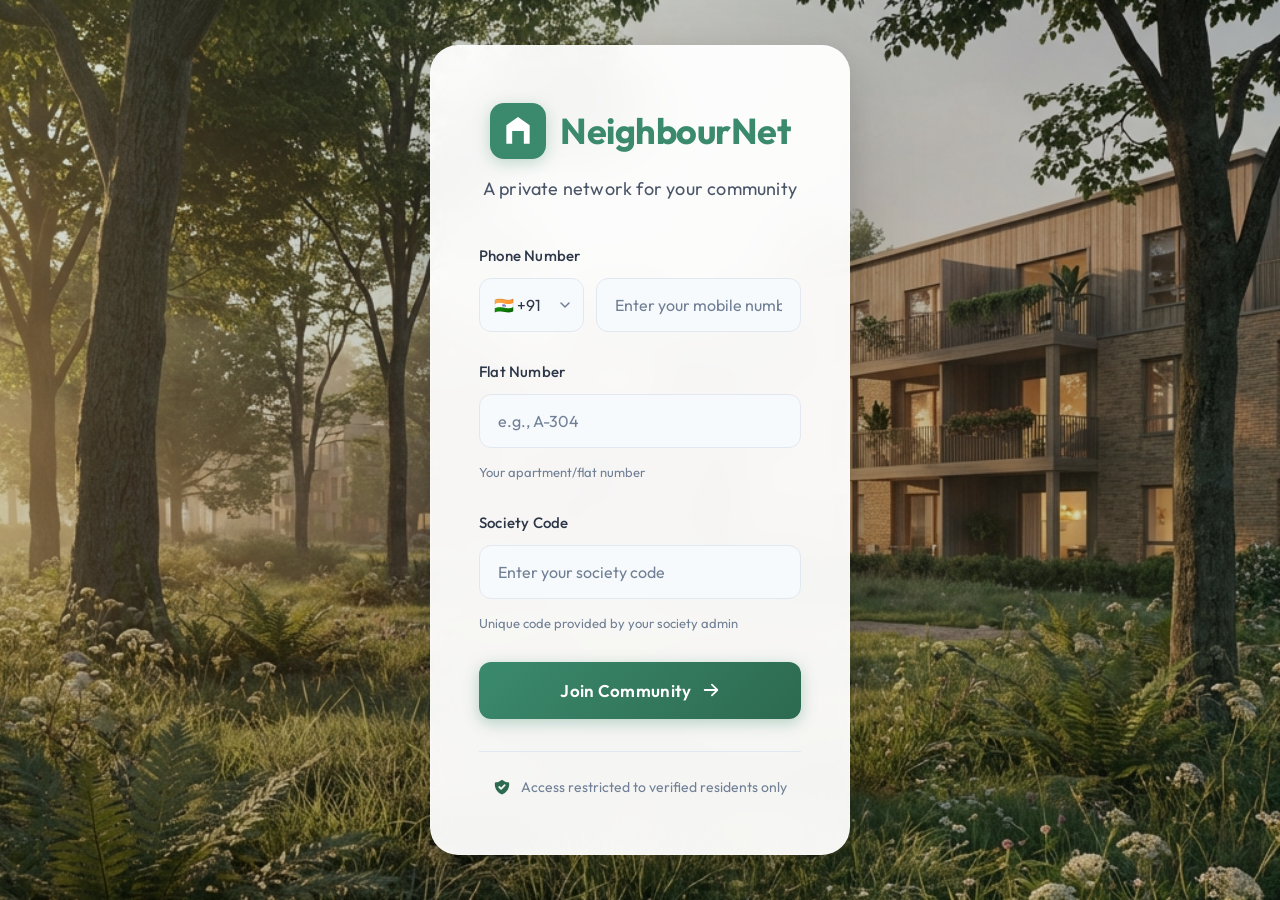
<file: item-detail.html>
<!DOCTYPE html>
<html lang="en">

<head>
    <meta charset="UTF-8">
    <meta name="viewport" content="width=device-width, initial-scale=1.0">
    <meta name="description" content="Lost & Found Item - NeighbourNet">
    <title>Lost Black Wallet | NeighbourNet</title>
    <link rel="stylesheet" href="item-detail.css">
    <link rel="preconnect" href="https://fonts.googleapis.com">
    <link rel="preconnect" href="https://fonts.gstatic.com" crossorigin>
    <link href="https://fonts.googleapis.com/css2?family=Inter:wght@400;500;600;700&display=swap" rel="stylesheet">
</head>

<body>
    <div class="page-container">
        <!-- Back Navigation -->
        <nav class="back-nav">
            <a href="dashboard.html" class="back-link">
                <svg viewBox="0 0 20 20" fill="currentColor">
                    <path fill-rule="evenodd"
                        d="M9.707 16.707a1 1 0 01-1.414 0l-6-6a1 1 0 010-1.414l6-6a1 1 0 011.414 1.414L5.414 9H17a1 1 0 110 2H5.414l4.293 4.293a1 1 0 010 1.414z"
                        clip-rule="evenodd" />
                </svg>
                <span>Back to Feed</span>
            </a>
        </nav>

        <!-- Main Content -->
        <main class="main">
            <article class="item-card">
                <!-- Item Image -->
                <div class="item-image-container">
                    <img src="wallet-placeholder.jpg" alt="Lost Black Wallet" class="item-image" id="item-image">
                    <div class="image-badge">
                        <svg viewBox="0 0 20 20" fill="currentColor">
                            <path fill-rule="evenodd"
                                d="M4 5a2 2 0 00-2 2v8a2 2 0 002 2h12a2 2 0 002-2V7a2 2 0 00-2-2h-1.586a1 1 0 01-.707-.293l-1.121-1.121A2 2 0 0011.172 3H8.828a2 2 0 00-1.414.586L6.293 4.707A1 1 0 015.586 5H4zm6 9a3 3 0 100-6 3 3 0 000 6z"
                                clip-rule="evenodd" />
                        </svg>
                        <span>1 Photo</span>
                    </div>
                </div>

                <!-- Item Details -->
                <div class="item-content">
                    <!-- Category Badge -->
                    <div class="category-badge">
                        <span class="category-icon">🧳</span>
                        <span class="category-text">Lost & Found</span>
                    </div>

                    <!-- Title -->
                    <h1 class="item-title">Lost Black Wallet</h1>

                    <!-- Location -->
                    <div class="item-location">
                        <svg viewBox="0 0 20 20" fill="currentColor">
                            <path fill-rule="evenodd"
                                d="M5.05 4.05a7 7 0 119.9 9.9L10 18.9l-4.95-4.95a7 7 0 010-9.9zM10 11a2 2 0 100-4 2 2 0 000 4z"
                                clip-rule="evenodd" />
                        </svg>
                        <span>Near Parking Area</span>
                    </div>

                    <!-- Description -->
                    <div class="item-description">
                        <h2 class="section-title">Description</h2>
                        <p>Black leather wallet lost near basement parking on Monday evening. Contains personal ID cards
                            and some cash. If found, please contact immediately. Reward offered for safe return.</p>
                    </div>

                    <!-- Divider -->
                    <hr class="divider">

                    <!-- Posted Info -->
                    <div class="post-info">
                        <div class="posted-by">
                            <div class="author-avatar">A3</div>
                            <div class="author-details">
                                <span class="author-label">Posted by</span>
                                <span class="author-flat">Flat A-304</span>
                            </div>
                        </div>
                        <div class="posted-date">
                            <svg viewBox="0 0 20 20" fill="currentColor">
                                <path fill-rule="evenodd"
                                    d="M6 2a1 1 0 00-1 1v1H4a2 2 0 00-2 2v10a2 2 0 002 2h12a2 2 0 002-2V6a2 2 0 00-2-2h-1V3a1 1 0 10-2 0v1H7V3a1 1 0 00-1-1zm0 5a1 1 0 000 2h8a1 1 0 100-2H6z"
                                    clip-rule="evenodd" />
                            </svg>
                            <span>January 27, 2026</span>
                        </div>
                    </div>

                    <!-- Contact Button -->
                    <button class="contact-btn" id="contact-btn">
                        <svg viewBox="0 0 20 20" fill="currentColor">
                            <path
                                d="M2 3a1 1 0 011-1h2.153a1 1 0 01.986.836l.74 4.435a1 1 0 01-.54 1.06l-1.548.773a11.037 11.037 0 006.105 6.105l.774-1.548a1 1 0 011.059-.54l4.435.74a1 1 0 01.836.986V17a1 1 0 01-1 1h-2C7.82 18 2 12.18 2 5V3z" />
                        </svg>
                        <span>Contact Resident</span>
                    </button>

                    <!-- Trust Notice -->
                    <div class="trust-notice">
                        <svg viewBox="0 0 20 20" fill="currentColor">
                            <path fill-rule="evenodd"
                                d="M2.166 4.999A11.954 11.954 0 0010 1.944 11.954 11.954 0 0017.834 5c.11.65.166 1.32.166 2.001 0 5.225-3.34 9.67-8 11.317C5.34 16.67 2 12.225 2 7c0-.682.057-1.35.166-2.001zm11.541 3.708a1 1 0 00-1.414-1.414L9 10.586 7.707 9.293a1 1 0 00-1.414 1.414l2 2a1 1 0 001.414 0l4-4z"
                                clip-rule="evenodd" />
                        </svg>
                        <span>Contact details are shared only with verified residents of Sunrise Apartments.</span>
                    </div>
                </div>
            </article>
        </main>

        <!-- Footer -->
        <footer class="footer">
            <p>&copy; 2026 NeighbourNet. All rights reserved.</p>
        </footer>
    </div>

    <!-- Contact Modal -->
    <div class="modal-overlay" id="contact-modal">
        <div class="modal">
            <button class="modal-close" id="modal-close" aria-label="Close">
                <svg viewBox="0 0 20 20" fill="currentColor">
                    <path fill-rule="evenodd"
                        d="M4.293 4.293a1 1 0 011.414 0L10 8.586l4.293-4.293a1 1 0 111.414 1.414L11.414 10l4.293 4.293a1 1 0 01-1.414 1.414L10 11.414l-4.293 4.293a1 1 0 01-1.414-1.414L8.586 10 4.293 5.707a1 1 0 010-1.414z"
                        clip-rule="evenodd" />
                </svg>
            </button>

            <div class="modal-icon">
                <svg viewBox="0 0 24 24" fill="none" stroke="currentColor" stroke-width="2">
                    <path
                        d="M22 16.92v3a2 2 0 01-2.18 2 19.79 19.79 0 01-8.63-3.07 19.5 19.5 0 01-6-6 19.79 19.79 0 01-3.07-8.67A2 2 0 014.11 2h3a2 2 0 012 1.72c.127.96.361 1.903.7 2.81a2 2 0 01-.45 2.11L8.09 9.91a16 16 0 006 6l1.27-1.27a2 2 0 012.11-.45c.907.339 1.85.573 2.81.7A2 2 0 0122 16.92z" />
                </svg>
            </div>

            <h2 class="modal-title">Contact Information</h2>
            <p class="modal-subtitle">Reach out to the resident who posted this item</p>

            <div class="contact-info">
                <div class="contact-row">
                    <span class="contact-label">Flat Number</span>
                    <span class="contact-value">A-304</span>
                </div>
                <div class="contact-row">
                    <span class="contact-label">Resident Name</span>
                    <span class="contact-value">Rahul Sharma</span>
                </div>
                <div class="contact-row">
                    <span class="contact-label">Phone</span>
                    <a href="tel:+919876543210" class="contact-value contact-link">+91 98765 43210</a>
                </div>
            </div>

            <button class="call-btn" id="call-btn">
                <svg viewBox="0 0 20 20" fill="currentColor">
                    <path
                        d="M2 3a1 1 0 011-1h2.153a1 1 0 01.986.836l.74 4.435a1 1 0 01-.54 1.06l-1.548.773a11.037 11.037 0 006.105 6.105l.774-1.548a1 1 0 011.059-.54l4.435.74a1 1 0 01.836.986V17a1 1 0 01-1 1h-2C7.82 18 2 12.18 2 5V3z" />
                </svg>
                <span>Call Now</span>
            </button>
        </div>
    </div>

    <script src="neighbornet-db.js"></script>
    <script>
        // Auth check
        if (!NeighborNetDB.requireAuth('resident', 'index.html')) throw new Error('Not authenticated');
        if (!NeighborNetDB.checkVerification()) throw new Error('Pending verification');
    </script>
    <script>
        // Contact button
        const contactBtn = document.getElementById('contact-btn');
        const contactModal = document.getElementById('contact-modal');
        const modalClose = document.getElementById('modal-close');
        const callBtn = document.getElementById('call-btn');

        contactBtn.addEventListener('click', () => {
            contactModal.classList.add('active');
        });

        modalClose.addEventListener('click', () => {
            contactModal.classList.remove('active');
        });

        contactModal.addEventListener('click', (e) => {
            if (e.target === contactModal) {
                contactModal.classList.remove('active');
            }
        });

        callBtn.addEventListener('click', () => {
            window.location.href = 'tel:+919876543210';
        });

        document.addEventListener('keydown', (e) => {
            if (e.key === 'Escape' && contactModal.classList.contains('active')) {
                contactModal.classList.remove('active');
            }
        });

        // Placeholder image with generated SVG wallet
        const itemImage = document.getElementById('item-image');
        itemImage.onerror = function () {
            this.style.display = 'none';
            this.parentElement.innerHTML = `
                <div class="placeholder-image">
                    <svg viewBox="0 0 100 80" fill="none" xmlns="http://www.w3.org/2000/svg">
                        <rect x="10" y="15" width="80" height="50" rx="4" fill="#374151"/>
                        <rect x="15" y="20" width="70" height="8" rx="2" fill="#4B5563"/>
                        <rect x="15" y="32" width="30" height="6" rx="1" fill="#6B7280"/>
                        <rect x="15" y="42" width="25" height="6" rx="1" fill="#6B7280"/>
                        <rect x="15" y="52" width="20" height="6" rx="1" fill="#6B7280"/>
                        <rect x="55" y="32" width="25" height="25" rx="2" fill="#1F2937"/>
                    </svg>
                    <span>Lost Item Image</span>
                </div>
                <div class="image-badge">
                    <svg viewBox="0 0 20 20" fill="currentColor">
                        <path fill-rule="evenodd" d="M4 5a2 2 0 00-2 2v8a2 2 0 002 2h12a2 2 0 002-2V7a2 2 0 00-2-2h-1.586a1 1 0 01-.707-.293l-1.121-1.121A2 2 0 0011.172 3H8.828a2 2 0 00-1.414.586L6.293 4.707A1 1 0 015.586 5H4zm6 9a3 3 0 100-6 3 3 0 000 6z" clip-rule="evenodd"/>
                    </svg>
                    <span>1 Photo</span>
                </div>
            `;
        };
    </script>
</body>

</html>
</file>
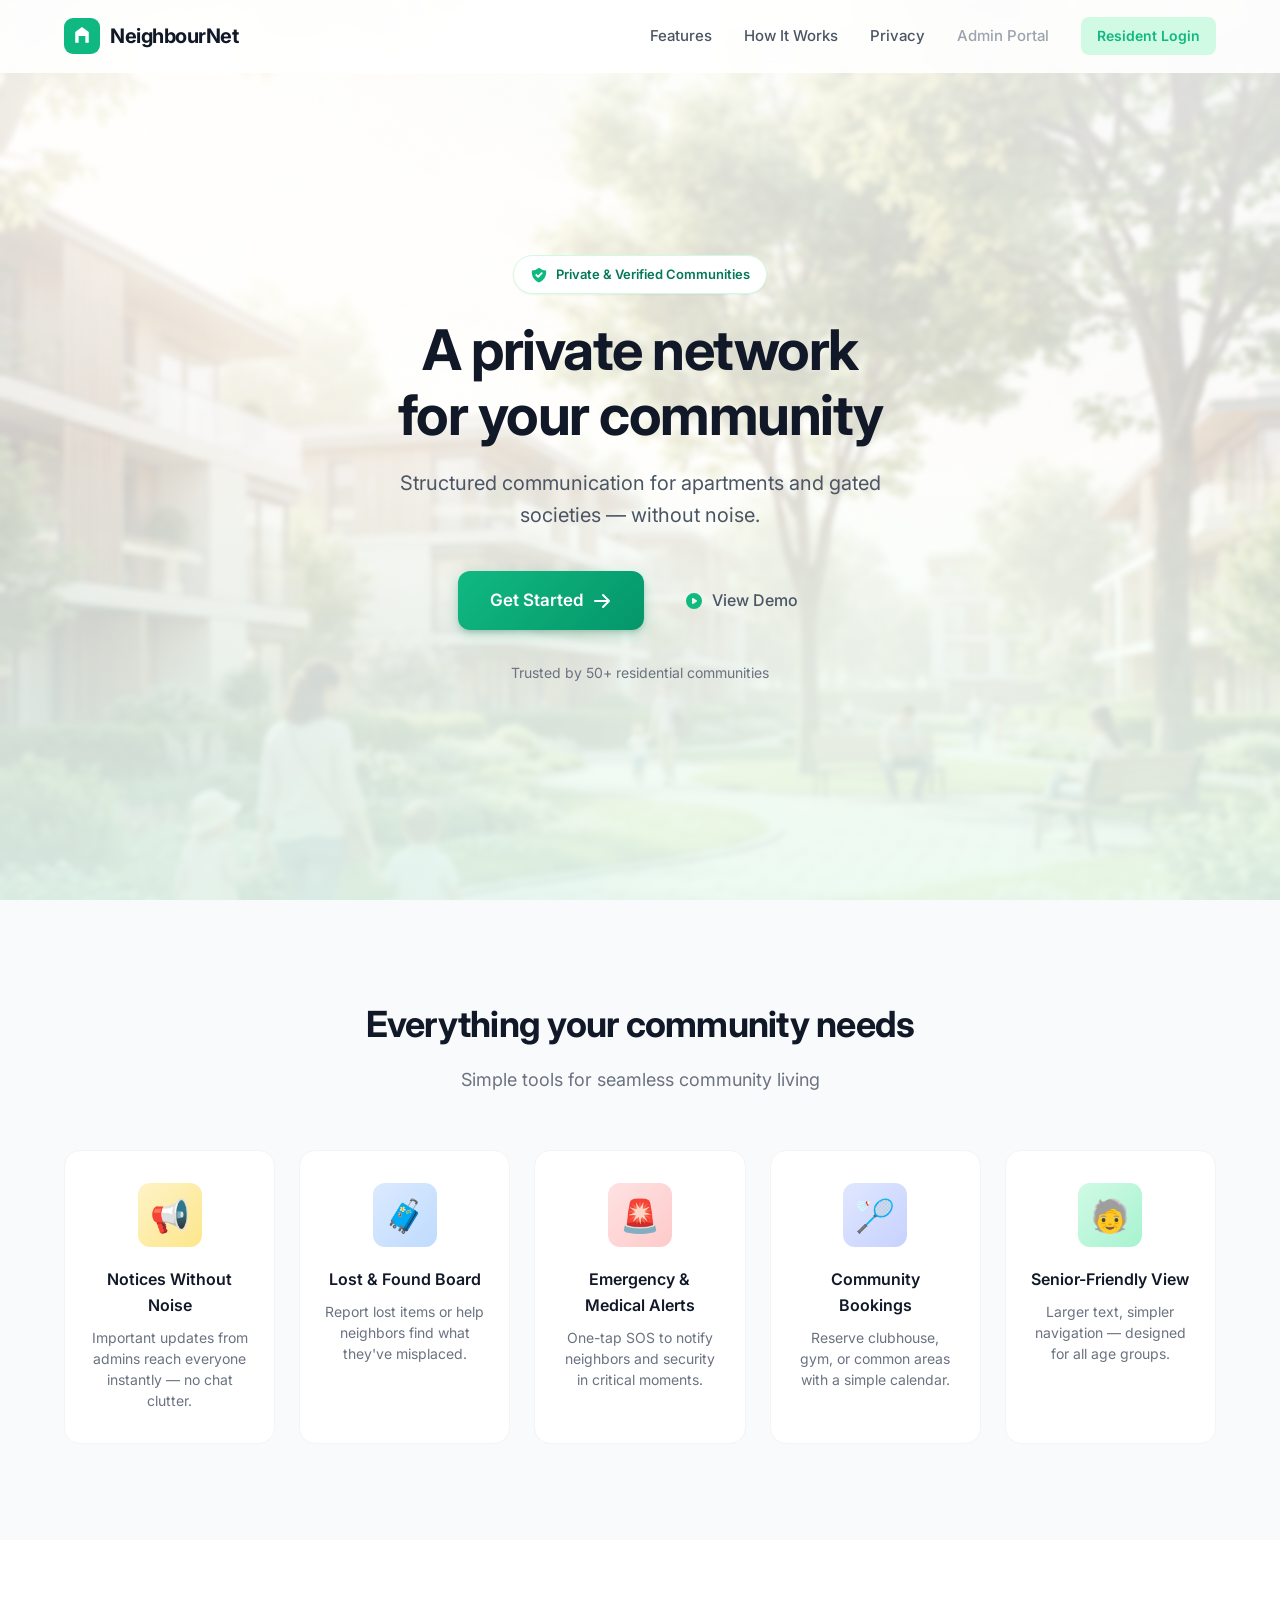
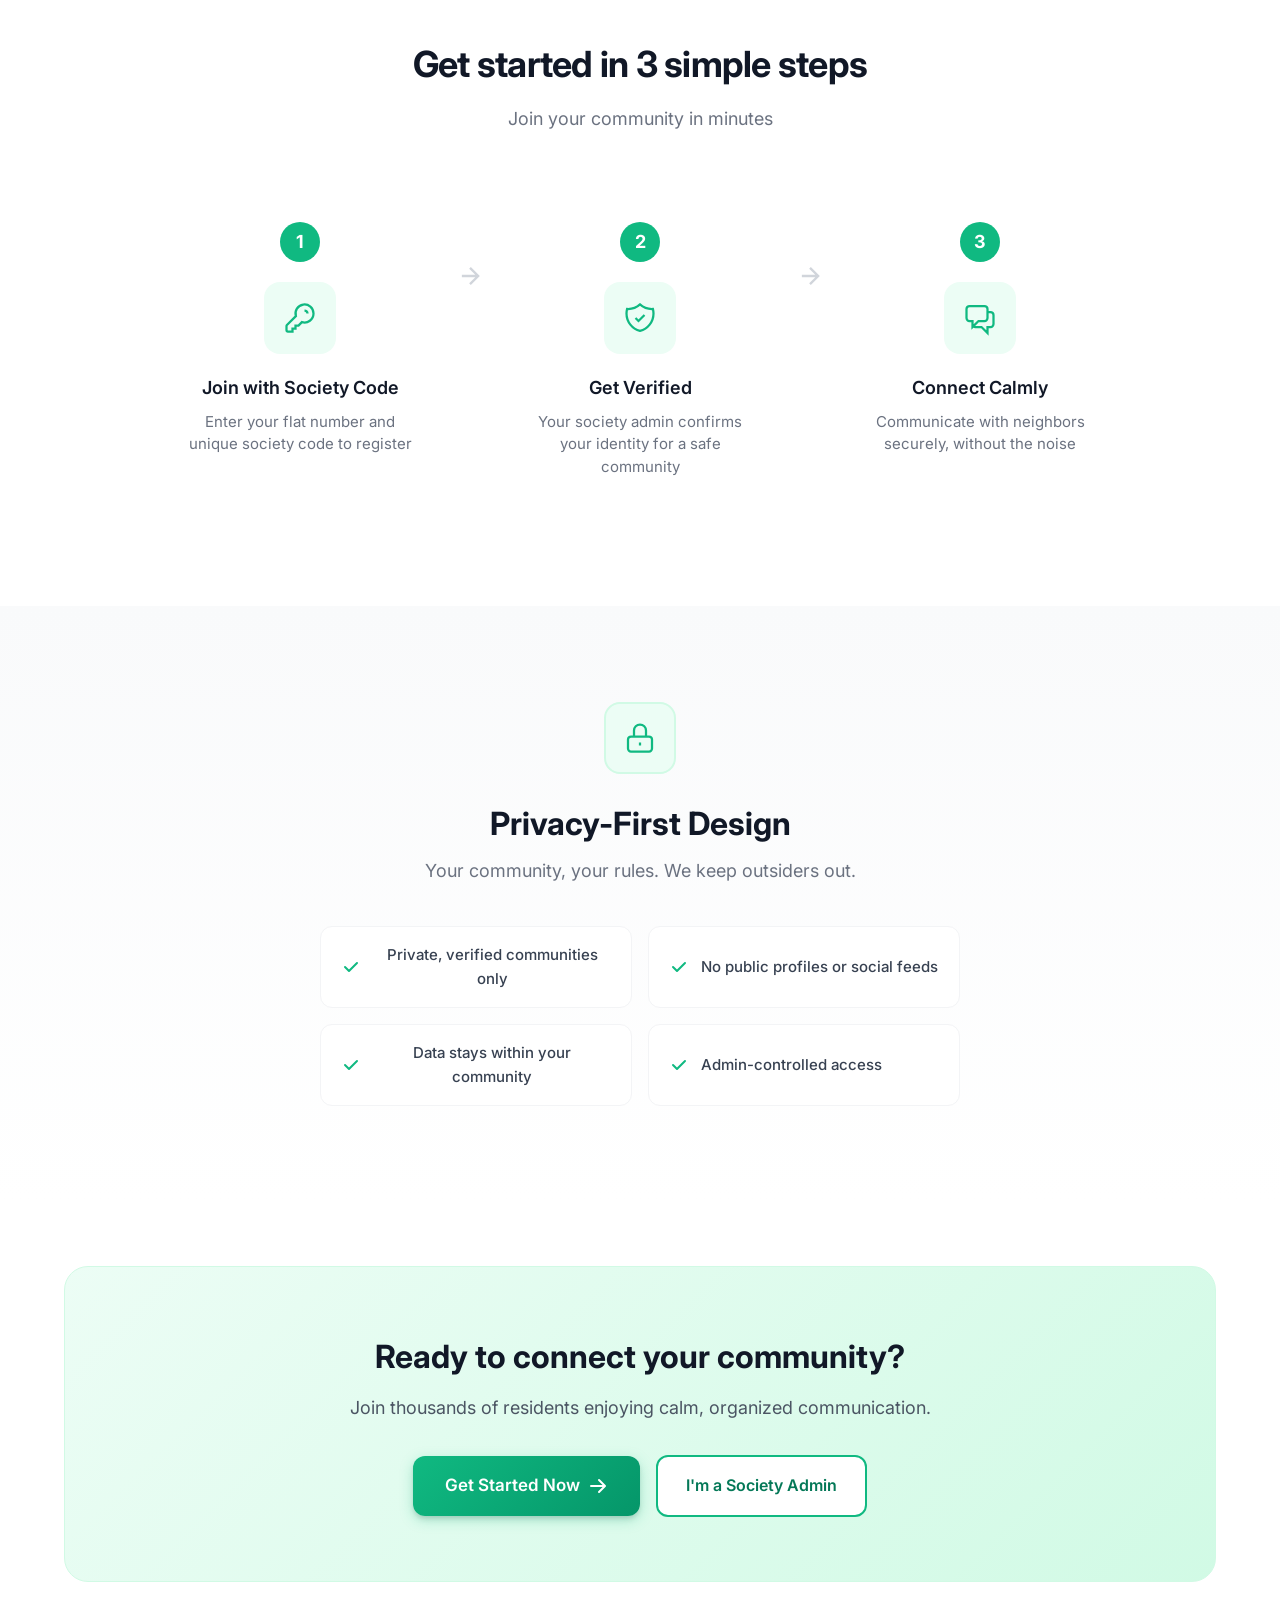
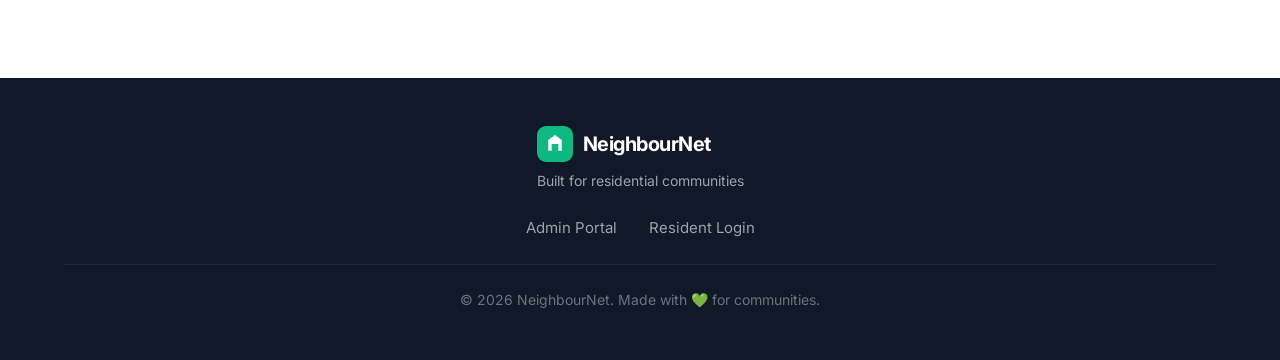
<file: landing.html>
<!DOCTYPE html>
<html lang="en">

<head>
    <meta charset="UTF-8">
    <meta name="viewport" content="width=device-width, initial-scale=1.0">
    <meta name="description"
        content="NeighbourNet - A private network for your community. Structured communication for apartments and gated societies, without noise.">
    <title>NeighbourNet - A Private Network for Your Community</title>
    <link rel="stylesheet" href="landing.css">
    <link rel="preconnect" href="https://fonts.googleapis.com">
    <link rel="preconnect" href="https://fonts.gstatic.com" crossorigin>
    <link href="https://fonts.googleapis.com/css2?family=Inter:wght@400;500;600;700&display=swap" rel="stylesheet">
</head>

<body>
    <!-- Header / Navigation -->
    <header class="header">
        <div class="container header-container">
            <div class="logo">
                <svg class="logo-icon" viewBox="0 0 32 32" fill="none" xmlns="http://www.w3.org/2000/svg">
                    <rect width="32" height="32" rx="8" fill="url(#logoGradLanding)" />
                    <path d="M16 8L22 12.5V22H19V16H13V22H10V12.5L16 8Z" fill="white" />
                    <defs>
                        <linearGradient id="logoGradLanding" x1="0" y1="0" x2="32" y2="32">
                            <stop stop-color="#10B981" />
                            <stop offset="1" stop-color="#059669" />
                        </linearGradient>
                    </defs>
                </svg>
                <span class="logo-text">NeighbourNet</span>
            </div>
            <nav class="nav">
                <a href="#features" class="nav-link">Features</a>
                <a href="#how-it-works" class="nav-link">How It Works</a>
                <a href="#trust" class="nav-link">Privacy</a>
                <a href="admin-login.html" class="nav-link nav-admin">Admin Portal</a>
                <a href="index.html" class="btn-secondary-nav">Resident Login</a>
            </nav>
            <button class="mobile-menu-btn" id="mobile-menu-btn" aria-label="Toggle menu">
                <svg viewBox="0 0 24 24" fill="none" stroke="currentColor" stroke-width="2">
                    <line x1="3" y1="6" x2="21" y2="6" />
                    <line x1="3" y1="12" x2="21" y2="12" />
                    <line x1="3" y1="18" x2="21" y2="18" />
                </svg>
            </button>
        </div>
    </header>

    <!-- Hero Section -->
    <section class="hero">
        <div class="hero-bg">
            <img src="assets/hero-bg.png" alt="Peaceful residential community" class="hero-bg-image">
            <div class="hero-overlay"></div>
        </div>
        <div class="container hero-content">
            <div class="hero-badge">
                <svg viewBox="0 0 20 20" fill="currentColor">
                    <path fill-rule="evenodd"
                        d="M2.166 4.999A11.954 11.954 0 0010 1.944 11.954 11.954 0 0017.834 5c.11.65.166 1.32.166 2.001 0 5.225-3.34 9.67-8 11.317C5.34 16.67 2 12.225 2 7c0-.682.057-1.35.166-2.001zm11.541 3.708a1 1 0 00-1.414-1.414L9 10.586 7.707 9.293a1 1 0 00-1.414 1.414l2 2a1 1 0 001.414 0l4-4z"
                        clip-rule="evenodd" />
                </svg>
                <span>Private & Verified Communities</span>
            </div>
            <h1 class="hero-title">A private network<br>for your community</h1>
            <p class="hero-subtitle">Structured communication for apartments and gated societies — without noise.</p>
            <div class="hero-cta">
                <a href="index.html" class="btn-primary-lg">
                    Get Started
                    <svg viewBox="0 0 20 20" fill="currentColor">
                        <path fill-rule="evenodd"
                            d="M10.293 3.293a1 1 0 011.414 0l6 6a1 1 0 010 1.414l-6 6a1 1 0 01-1.414-1.414L14.586 11H3a1 1 0 110-2h11.586l-4.293-4.293a1 1 0 010-1.414z"
                            clip-rule="evenodd" />
                    </svg>
                </a>
                <a href="dashboard.html" class="btn-ghost-lg">
                    <svg viewBox="0 0 20 20" fill="currentColor">
                        <path fill-rule="evenodd"
                            d="M10 18a8 8 0 100-16 8 8 0 000 16zM9.555 7.168A1 1 0 008 8v4a1 1 0 001.555.832l3-2a1 1 0 000-1.664l-3-2z"
                            clip-rule="evenodd" />
                    </svg>
                    View Demo
                </a>
            </div>
            <p class="hero-trust">Trusted by 50+ residential communities</p>
        </div>
    </section>

    <!-- Features Section -->
    <section class="features" id="features">
        <div class="container">
            <div class="section-header">
                <h2 class="section-title">Everything your community needs</h2>
                <p class="section-subtitle">Simple tools for seamless community living</p>
            </div>
            <div class="features-grid">
                <!-- Feature 1 -->
                <div class="feature-card">
                    <div class="feature-icon notices">
                        <span>📢</span>
                    </div>
                    <h3 class="feature-title">Notices Without Noise</h3>
                    <p class="feature-desc">Important updates from admins reach everyone instantly — no chat clutter.
                    </p>
                </div>

                <!-- Feature 2 -->
                <div class="feature-card">
                    <div class="feature-icon lostfound">
                        <span>🧳</span>
                    </div>
                    <h3 class="feature-title">Lost & Found Board</h3>
                    <p class="feature-desc">Report lost items or help neighbors find what they've misplaced.</p>
                </div>

                <!-- Feature 3 -->
                <div class="feature-card">
                    <div class="feature-icon emergency">
                        <span>🚨</span>
                    </div>
                    <h3 class="feature-title">Emergency & Medical Alerts</h3>
                    <p class="feature-desc">One-tap SOS to notify neighbors and security in critical moments.</p>
                </div>

                <!-- Feature 4 -->
                <div class="feature-card">
                    <div class="feature-icon bookings">
                        <span>🏸</span>
                    </div>
                    <h3 class="feature-title">Community Bookings</h3>
                    <p class="feature-desc">Reserve clubhouse, gym, or common areas with a simple calendar.</p>
                </div>

                <!-- Feature 5 -->
                <div class="feature-card">
                    <div class="feature-icon senior">
                        <span>🧓</span>
                    </div>
                    <h3 class="feature-title">Senior-Friendly View</h3>
                    <p class="feature-desc">Larger text, simpler navigation — designed for all age groups.</p>
                </div>
            </div>
        </div>
    </section>

    <!-- How It Works Section -->
    <section class="how-it-works" id="how-it-works">
        <div class="container">
            <div class="section-header">
                <h2 class="section-title">Get started in 3 simple steps</h2>
                <p class="section-subtitle">Join your community in minutes</p>
            </div>
            <div class="steps-grid">
                <!-- Step 1 -->
                <div class="step-card">
                    <div class="step-number">1</div>
                    <div class="step-icon">
                        <svg viewBox="0 0 24 24" fill="none" stroke="currentColor" stroke-width="1.5">
                            <path
                                d="M15 7a2 2 0 012 2m4 0a6 6 0 01-7.743 5.743L11 17H9v2H7v2H4a1 1 0 01-1-1v-2.586a1 1 0 01.293-.707l5.964-5.964A6 6 0 1121 9z" />
                        </svg>
                    </div>
                    <h3 class="step-title">Join with Society Code</h3>
                    <p class="step-desc">Enter your flat number and unique society code to register</p>
                </div>

                <!-- Connector -->
                <div class="step-connector">
                    <svg viewBox="0 0 24 24" fill="none" stroke="currentColor" stroke-width="2">
                        <path d="M5 12h14M12 5l7 7-7 7" />
                    </svg>
                </div>

                <!-- Step 2 -->
                <div class="step-card">
                    <div class="step-number">2</div>
                    <div class="step-icon">
                        <svg viewBox="0 0 24 24" fill="none" stroke="currentColor" stroke-width="1.5">
                            <path
                                d="M9 12l2 2 4-4m5.618-4.016A11.955 11.955 0 0112 2.944a11.955 11.955 0 01-8.618 3.04A12.02 12.02 0 003 9c0 5.591 3.824 10.29 9 11.622 5.176-1.332 9-6.03 9-11.622 0-1.042-.133-2.052-.382-3.016z" />
                        </svg>
                    </div>
                    <h3 class="step-title">Get Verified</h3>
                    <p class="step-desc">Your society admin confirms your identity for a safe community</p>
                </div>

                <!-- Connector -->
                <div class="step-connector">
                    <svg viewBox="0 0 24 24" fill="none" stroke="currentColor" stroke-width="2">
                        <path d="M5 12h14M12 5l7 7-7 7" />
                    </svg>
                </div>

                <!-- Step 3 -->
                <div class="step-card">
                    <div class="step-number">3</div>
                    <div class="step-icon">
                        <svg viewBox="0 0 24 24" fill="none" stroke="currentColor" stroke-width="1.5">
                            <path
                                d="M17 8h2a2 2 0 012 2v6a2 2 0 01-2 2h-2v4l-4-4H9a1.994 1.994 0 01-1.414-.586m0 0L11 14h4a2 2 0 002-2V6a2 2 0 00-2-2H5a2 2 0 00-2 2v6a2 2 0 002 2h2v4l.586-.586z" />
                        </svg>
                    </div>
                    <h3 class="step-title">Connect Calmly</h3>
                    <p class="step-desc">Communicate with neighbors securely, without the noise</p>
                </div>
            </div>
        </div>
    </section>

    <!-- Trust & Privacy Section -->
    <section class="trust-section" id="trust">
        <div class="container">
            <div class="trust-content">
                <div class="trust-header">
                    <div class="trust-icon">
                        <svg viewBox="0 0 24 24" fill="none" stroke="currentColor" stroke-width="1.5">
                            <path
                                d="M12 15v2m-6 4h12a2 2 0 002-2v-6a2 2 0 00-2-2H6a2 2 0 00-2 2v6a2 2 0 002 2zm10-10V7a4 4 0 00-8 0v4h8z" />
                        </svg>
                    </div>
                    <h2 class="trust-title">Privacy-First Design</h2>
                    <p class="trust-subtitle">Your community, your rules. We keep outsiders out.</p>
                </div>
                <div class="trust-grid">
                    <div class="trust-item">
                        <svg viewBox="0 0 20 20" fill="currentColor">
                            <path fill-rule="evenodd"
                                d="M16.707 5.293a1 1 0 010 1.414l-8 8a1 1 0 01-1.414 0l-4-4a1 1 0 011.414-1.414L8 12.586l7.293-7.293a1 1 0 011.414 0z"
                                clip-rule="evenodd" />
                        </svg>
                        <span>Private, verified communities only</span>
                    </div>
                    <div class="trust-item">
                        <svg viewBox="0 0 20 20" fill="currentColor">
                            <path fill-rule="evenodd"
                                d="M16.707 5.293a1 1 0 010 1.414l-8 8a1 1 0 01-1.414 0l-4-4a1 1 0 011.414-1.414L8 12.586l7.293-7.293a1 1 0 011.414 0z"
                                clip-rule="evenodd" />
                        </svg>
                        <span>No public profiles or social feeds</span>
                    </div>
                    <div class="trust-item">
                        <svg viewBox="0 0 20 20" fill="currentColor">
                            <path fill-rule="evenodd"
                                d="M16.707 5.293a1 1 0 010 1.414l-8 8a1 1 0 01-1.414 0l-4-4a1 1 0 011.414-1.414L8 12.586l7.293-7.293a1 1 0 011.414 0z"
                                clip-rule="evenodd" />
                        </svg>
                        <span>Data stays within your community</span>
                    </div>
                    <div class="trust-item">
                        <svg viewBox="0 0 20 20" fill="currentColor">
                            <path fill-rule="evenodd"
                                d="M16.707 5.293a1 1 0 010 1.414l-8 8a1 1 0 01-1.414 0l-4-4a1 1 0 011.414-1.414L8 12.586l7.293-7.293a1 1 0 011.414 0z"
                                clip-rule="evenodd" />
                        </svg>
                        <span>Admin-controlled access</span>
                    </div>
                </div>
            </div>
        </div>
    </section>

    <!-- CTA Section -->
    <section class="cta-section">
        <div class="container">
            <div class="cta-card">
                <h2 class="cta-title">Ready to connect your community?</h2>
                <p class="cta-subtitle">Join thousands of residents enjoying calm, organized communication.</p>
                <div class="cta-buttons">
                    <a href="index.html" class="btn-primary-lg">
                        Get Started Now
                        <svg viewBox="0 0 20 20" fill="currentColor">
                            <path fill-rule="evenodd"
                                d="M10.293 3.293a1 1 0 011.414 0l6 6a1 1 0 010 1.414l-6 6a1 1 0 01-1.414-1.414L14.586 11H3a1 1 0 110-2h11.586l-4.293-4.293a1 1 0 010-1.414z"
                                clip-rule="evenodd" />
                        </svg>
                    </a>
                    <a href="admin-login.html" class="btn-outline-lg">I'm a Society Admin</a>
                </div>
            </div>
        </div>
    </section>

    <!-- Footer -->
    <footer class="footer">
        <div class="container footer-container">
            <div class="footer-brand">
                <div class="logo">
                    <svg class="logo-icon" viewBox="0 0 32 32" fill="none" xmlns="http://www.w3.org/2000/svg">
                        <rect width="32" height="32" rx="8" fill="url(#logoGradFooter)" />
                        <path d="M16 8L22 12.5V22H19V16H13V22H10V12.5L16 8Z" fill="white" />
                        <defs>
                            <linearGradient id="logoGradFooter" x1="0" y1="0" x2="32" y2="32">
                                <stop stop-color="#10B981" />
                                <stop offset="1" stop-color="#059669" />
                            </linearGradient>
                        </defs>
                    </svg>
                    <span class="logo-text">NeighbourNet</span>
                </div>
                <p class="footer-tagline">Built for residential communities</p>
            </div>
            <div class="footer-links">
                <a href="admin-login.html" class="footer-link">Admin Portal</a>
                <a href="index.html" class="footer-link">Resident Login</a>
            </div>
            <div class="footer-bottom">
                <p>&copy; 2026 NeighbourNet. Made with 💚 for communities.</p>
            </div>
        </div>
    </footer>

    <script>
        // Smooth scroll for navigation links
        document.querySelectorAll('a[href^="#"]').forEach(anchor => {
            anchor.addEventListener('click', function (e) {
                e.preventDefault();
                const target = document.querySelector(this.getAttribute('href'));
                if (target) {
                    target.scrollIntoView({
                        behavior: 'smooth',
                        block: 'start'
                    });
                }
            });
        });

        // Mobile menu toggle
        const mobileMenuBtn = document.getElementById('mobile-menu-btn');
        const nav = document.querySelector('.nav');
        if (mobileMenuBtn) {
            mobileMenuBtn.addEventListener('click', () => {
                nav.classList.toggle('active');
            });
        }

        // Header scroll effect
        const header = document.querySelector('.header');
        window.addEventListener('scroll', () => {
            if (window.scrollY > 50) {
                header.classList.add('scrolled');
            } else {
                header.classList.remove('scrolled');
            }
        });
    </script>
</body>

</html>
</file>
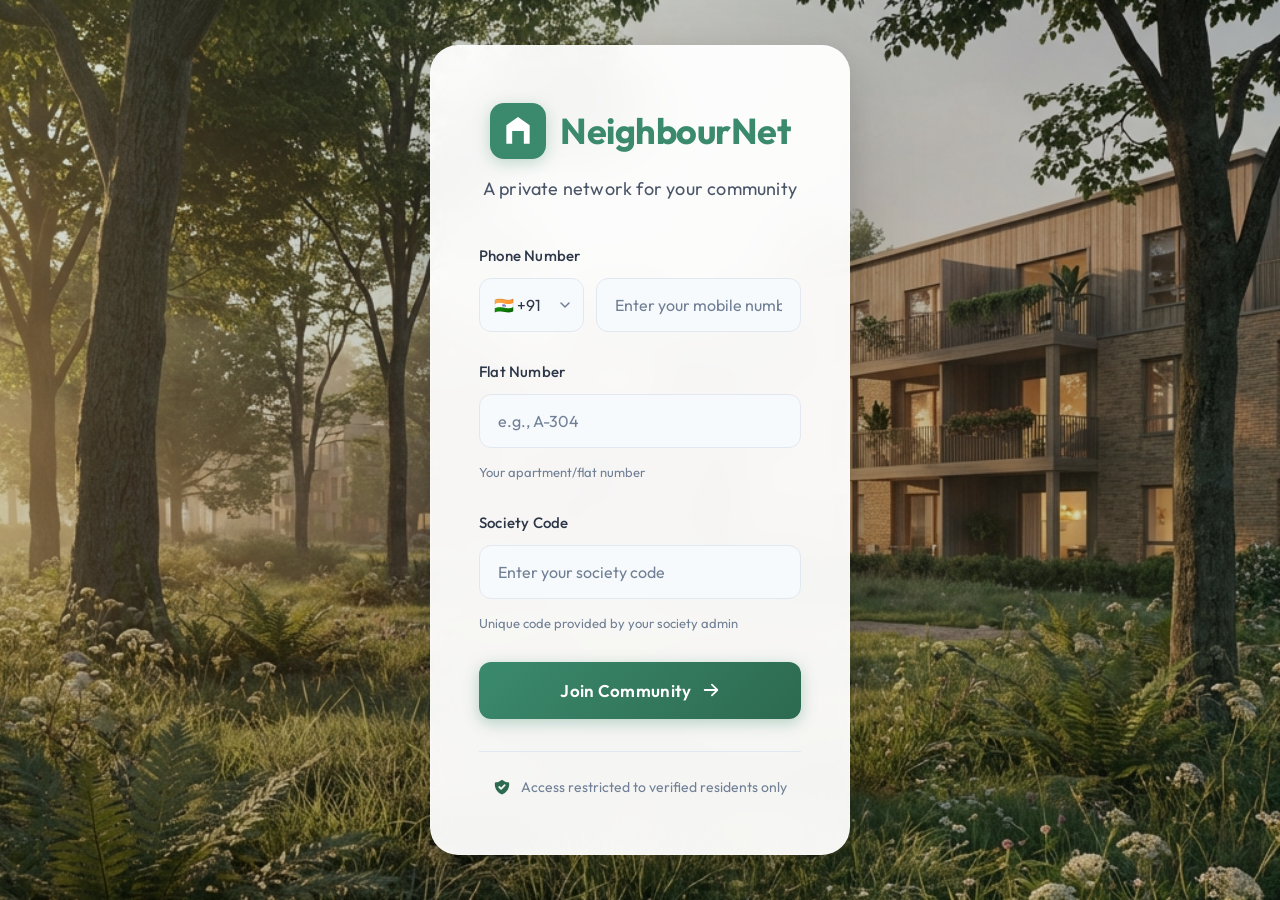
<file: parking-issue.html>
<!DOCTYPE html>
<html lang="en">

<head>
    <meta charset="UTF-8">
    <meta name="viewport" content="width=device-width, initial-scale=1.0">
    <meta name="description" content="Parking Issue Report - NeighbourNet">
    <title>Parking Issue Report | NeighbourNet</title>
    <link rel="stylesheet" href="parking-issue.css">
    <link rel="preconnect" href="https://fonts.googleapis.com">
    <link rel="preconnect" href="https://fonts.gstatic.com" crossorigin>
    <link href="https://fonts.googleapis.com/css2?family=Inter:wght@400;500;600;700&display=swap" rel="stylesheet">
</head>

<body>
    <div class="page-container">
        <!-- Back Navigation -->
        <nav class="back-nav">
            <a href="dashboard.html" class="back-link">
                <svg viewBox="0 0 20 20" fill="currentColor">
                    <path fill-rule="evenodd"
                        d="M9.707 16.707a1 1 0 01-1.414 0l-6-6a1 1 0 010-1.414l6-6a1 1 0 011.414 1.414L5.414 9H17a1 1 0 110 2H5.414l4.293 4.293a1 1 0 010 1.414z"
                        clip-rule="evenodd" />
                </svg>
                <span>Back to Feed</span>
            </a>
        </nav>

        <!-- Main Content -->
        <main class="main">
            <article class="issue-card">
                <!-- Status Banner -->
                <div class="status-banner pending">
                    <div class="status-icon">
                        <svg viewBox="0 0 20 20" fill="currentColor">
                            <path fill-rule="evenodd"
                                d="M10 18a8 8 0 100-16 8 8 0 000 16zm1-12a1 1 0 10-2 0v4a1 1 0 00.293.707l2.828 2.829a1 1 0 101.415-1.415L11 9.586V6z"
                                clip-rule="evenodd" />
                        </svg>
                    </div>
                    <span class="status-text">Awaiting Resolution</span>
                </div>

                <!-- Header -->
                <div class="card-header">
                    <div class="category-badge">
                        <svg viewBox="0 0 20 20" fill="currentColor">
                            <path
                                d="M8 16.5a1.5 1.5 0 11-3 0 1.5 1.5 0 013 0zM15 16.5a1.5 1.5 0 11-3 0 1.5 1.5 0 013 0z" />
                            <path
                                d="M3 4a1 1 0 00-1 1v10a1 1 0 001 1h1.05a2.5 2.5 0 014.9 0H10a1 1 0 001-1V5a1 1 0 00-1-1H3zM14 7a1 1 0 00-1 1v6.05A2.5 2.5 0 0115.95 16H17a1 1 0 001-1v-5a1 1 0 00-.293-.707l-2-2A1 1 0 0015 7h-1z" />
                        </svg>
                        <span>Parking Issue</span>
                    </div>
                    <span class="report-time">Reported 15 mins ago</span>
                </div>

                <!-- Title -->
                <h1 class="issue-title">Vehicle Parked in Wrong Slot</h1>

                <!-- Issue Details -->
                <div class="details-section">
                    <h2 class="section-title">Issue Details</h2>

                    <div class="details-grid">
                        <div class="detail-item">
                            <div class="detail-icon">
                                <svg viewBox="0 0 20 20" fill="currentColor">
                                    <path fill-rule="evenodd"
                                        d="M5.05 4.05a7 7 0 119.9 9.9L10 18.9l-4.95-4.95a7 7 0 010-9.9zM10 11a2 2 0 100-4 2 2 0 000 4z"
                                        clip-rule="evenodd" />
                                </svg>
                            </div>
                            <div class="detail-content">
                                <span class="detail-label">Affected Slot</span>
                                <span class="detail-value">Slot A-12</span>
                            </div>
                        </div>

                        <div class="detail-item">
                            <div class="detail-icon">
                                <svg viewBox="0 0 20 20" fill="currentColor">
                                    <path
                                        d="M8 16.5a1.5 1.5 0 11-3 0 1.5 1.5 0 013 0zM15 16.5a1.5 1.5 0 11-3 0 1.5 1.5 0 013 0z" />
                                    <path
                                        d="M3 4a1 1 0 00-1 1v10a1 1 0 001 1h1.05a2.5 2.5 0 014.9 0H10a1 1 0 001-1V5a1 1 0 00-1-1H3zM14 7a1 1 0 00-1 1v6.05A2.5 2.5 0 0115.95 16H17a1 1 0 001-1v-5a1 1 0 00-.293-.707l-2-2A1 1 0 0015 7h-1z" />
                                </svg>
                            </div>
                            <div class="detail-content">
                                <span class="detail-label">Vehicle</span>
                                <span class="detail-value">White Honda City</span>
                            </div>
                        </div>
                    </div>
                </div>

                <!-- Description -->
                <div class="description-section">
                    <h2 class="section-title">Description</h2>
                    <p class="description-text">Vehicle is parked in a slot allotted to another resident. The slot owner
                        is unable to park their vehicle. Kindly move the vehicle at the earliest convenience.</p>
                </div>

                <!-- Helpful Note -->
                <div class="helpful-note">
                    <svg viewBox="0 0 20 20" fill="currentColor">
                        <path fill-rule="evenodd"
                            d="M18 10a8 8 0 11-16 0 8 8 0 0116 0zm-7-4a1 1 0 11-2 0 1 1 0 012 0zM9 9a1 1 0 000 2v3a1 1 0 001 1h1a1 1 0 100-2v-3a1 1 0 00-1-1H9z"
                            clip-rule="evenodd" />
                    </svg>
                    <p>This notification is sent to help resolve parking conflicts amicably. The vehicle owner will
                        receive a polite reminder to move their vehicle.</p>
                </div>

                <!-- Divider -->
                <hr class="divider">

                <!-- Reported By -->
                <div class="report-info">
                    <div class="reported-by">
                        <div class="reporter-avatar">C2</div>
                        <div class="reporter-details">
                            <span class="reporter-label">Reported by</span>
                            <span class="reporter-flat">Flat C-204</span>
                        </div>
                    </div>
                    <div class="report-date">
                        <svg viewBox="0 0 20 20" fill="currentColor">
                            <path fill-rule="evenodd"
                                d="M6 2a1 1 0 00-1 1v1H4a2 2 0 00-2 2v10a2 2 0 002 2h12a2 2 0 002-2V6a2 2 0 00-2-2h-1V3a1 1 0 10-2 0v1H7V3a1 1 0 00-1-1zm0 5a1 1 0 000 2h8a1 1 0 100-2H6z"
                                clip-rule="evenodd" />
                        </svg>
                        <span>January 28, 2026</span>
                    </div>
                </div>

                <!-- Action Button -->
                <button class="notify-btn" id="notify-btn">
                    <svg viewBox="0 0 20 20" fill="currentColor">
                        <path
                            d="M10 2a6 6 0 00-6 6v3.586l-.707.707A1 1 0 004 14h12a1 1 0 00.707-1.707L16 11.586V8a6 6 0 00-6-6zM10 18a3 3 0 01-3-3h6a3 3 0 01-3 3z" />
                    </svg>
                    <span>Notify Vehicle Owner</span>
                </button>

                <!-- Security Option -->
                <button class="security-btn" id="security-btn">
                    <svg viewBox="0 0 20 20" fill="currentColor">
                        <path fill-rule="evenodd"
                            d="M2.166 4.999A11.954 11.954 0 0010 1.944 11.954 11.954 0 0017.834 5c.11.65.166 1.32.166 2.001 0 5.225-3.34 9.67-8 11.317C5.34 16.67 2 12.225 2 7c0-.682.057-1.35.166-2.001zm11.541 3.708a1 1 0 00-1.414-1.414L9 10.586 7.707 9.293a1 1 0 00-1.414 1.414l2 2a1 1 0 001.414 0l4-4z"
                            clip-rule="evenodd" />
                    </svg>
                    <span>Escalate to Security</span>
                </button>

                <!-- Trust Notice -->
                <div class="trust-notice">
                    <svg viewBox="0 0 20 20" fill="currentColor">
                        <path fill-rule="evenodd"
                            d="M3.172 5.172a4 4 0 015.656 0L10 6.343l1.172-1.171a4 4 0 115.656 5.656L10 17.657l-6.828-6.829a4 4 0 010-5.656z"
                            clip-rule="evenodd" />
                    </svg>
                    <span>NeighbourNet promotes respectful communication between residents.</span>
                </div>
            </article>
        </main>

        <!-- Footer -->
        <footer class="footer">
            <p>&copy; 2026 NeighbourNet. All rights reserved.</p>
        </footer>
    </div>

    <!-- Success Modal -->
    <div class="modal-overlay" id="success-modal">
        <div class="modal">
            <div class="modal-icon sent">
                <svg viewBox="0 0 24 24" fill="none" stroke="currentColor" stroke-width="2">
                    <path d="M22 2L11 13M22 2l-7 20-4-9-9-4 20-7z" />
                </svg>
            </div>
            <h2 class="modal-title">Notification Sent</h2>
            <p class="modal-subtitle">The vehicle owner has been notified via the app and SMS. They will receive a
                polite request to move their vehicle.</p>

            <div class="notification-info">
                <div class="notif-row">
                    <span class="notif-label">Sent to</span>
                    <span class="notif-value">Vehicle Owner (Slot A-12)</span>
                </div>
                <div class="notif-row">
                    <span class="notif-label">Method</span>
                    <span class="notif-value">App + SMS</span>
                </div>
            </div>

            <button class="done-btn" id="done-btn">
                <span>Done</span>
            </button>
        </div>
    </div>

    <script src="neighbornet-db.js"></script>
    <script>
        // Auth check
        if (!NeighborNetDB.requireAuth('resident', 'index.html')) throw new Error('Not authenticated');
        if (!NeighborNetDB.checkVerification()) throw new Error('Pending verification');
    </script>
    <script>
        const notifyBtn = document.getElementById('notify-btn');
        const securityBtn = document.getElementById('security-btn');
        const successModal = document.getElementById('success-modal');
        const doneBtn = document.getElementById('done-btn');

        notifyBtn.addEventListener('click', () => {
            successModal.classList.add('active');
        });

        securityBtn.addEventListener('click', () => {
            if (confirm('Would you like to escalate this to the security team? They will be notified immediately.')) {
                alert('Security team has been notified. They will attend to the issue shortly.');
            }
        });

        doneBtn.addEventListener('click', () => {
            successModal.classList.remove('active');
        });

        successModal.addEventListener('click', (e) => {
            if (e.target === successModal) {
                successModal.classList.remove('active');
            }
        });

        document.addEventListener('keydown', (e) => {
            if (e.key === 'Escape' && successModal.classList.contains('active')) {
                successModal.classList.remove('active');
            }
        });
    </script>
</body>

</html>
</file>
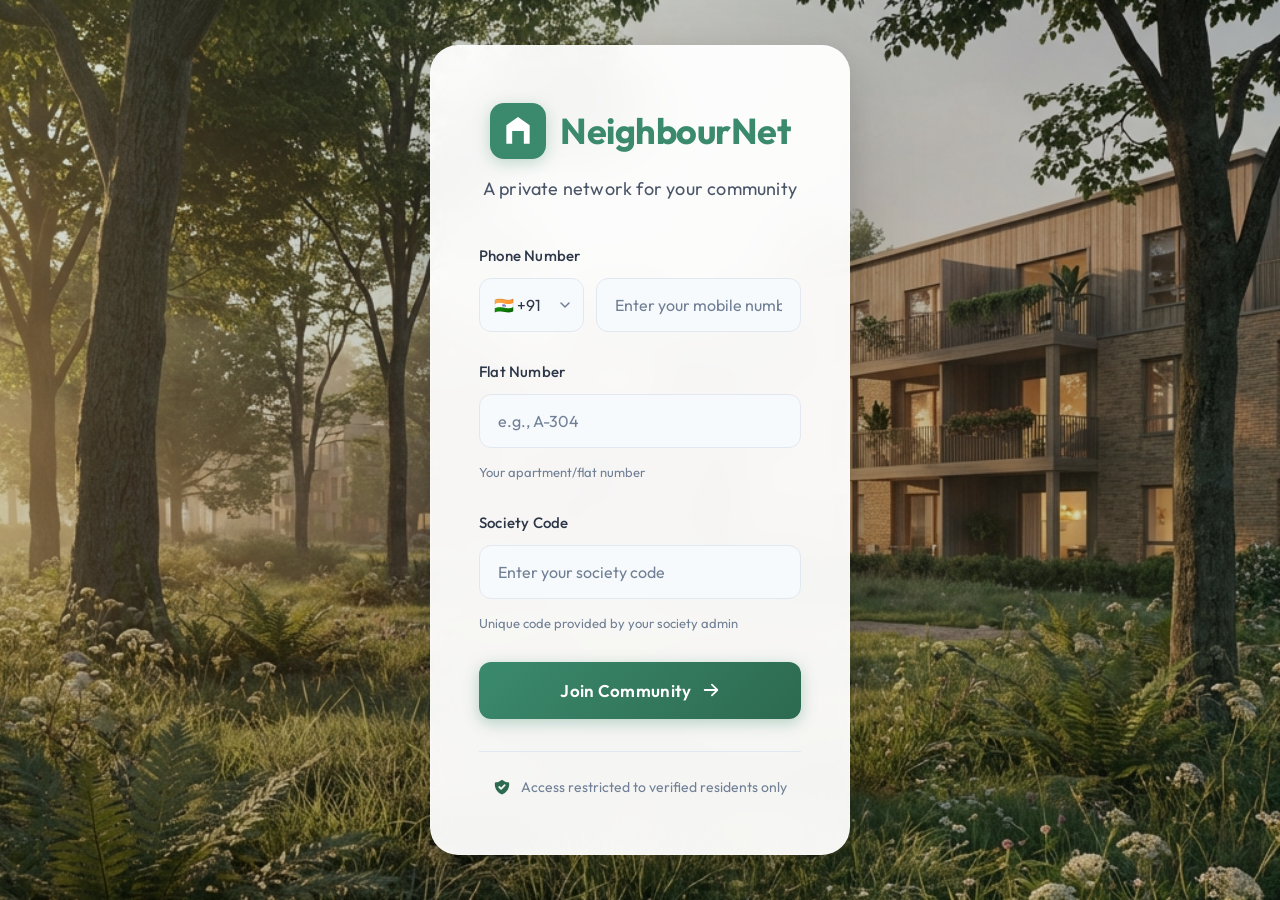
<file: pending-verification.html>
<!DOCTYPE html>
<html lang="en">

<head>
    <meta charset="UTF-8">
    <meta name="viewport" content="width=device-width, initial-scale=1.0">
    <meta name="description" content="NeighbourNet - Your account is being verified by society admins">
    <title>Verification Pending | NeighbourNet</title>
    <link rel="stylesheet" href="pending-verification.css">
    <link rel="preconnect" href="https://fonts.googleapis.com">
    <link rel="preconnect" href="https://fonts.gstatic.com" crossorigin>
    <link href="https://fonts.googleapis.com/css2?family=Inter:wght@400;500;600;700&display=swap" rel="stylesheet">
</head>

<body>
    <!-- Header -->
    <header class="header">
        <div class="header-container">
            <div class="logo">
                <svg class="logo-icon" viewBox="0 0 32 32" fill="none" xmlns="http://www.w3.org/2000/svg">
                    <rect width="32" height="32" rx="8" fill="url(#logoGrad)" />
                    <path d="M16 8L22 12.5V22H19V16H13V22H10V12.5L16 8Z" fill="white" />
                    <defs>
                        <linearGradient id="logoGrad" x1="0" y1="0" x2="32" y2="32">
                            <stop stop-color="#10B981" />
                            <stop offset="1" stop-color="#059669" />
                        </linearGradient>
                    </defs>
                </svg>
                <span class="logo-text">NeighbourNet</span>
            </div>
            <div class="user-info">
                <span class="user-flat" id="user-flat-display">Flat A-305</span>
                <button class="logout-btn" id="logout-btn">
                    <svg viewBox="0 0 20 20" fill="currentColor">
                        <path fill-rule="evenodd"
                            d="M3 3a1 1 0 00-1 1v12a1 1 0 001 1h12a1 1 0 001-1V4a1 1 0 00-1-1H3zm10.293 9.293a1 1 0 001.414 1.414l3-3a1 1 0 000-1.414l-3-3a1 1 0 10-1.414 1.414L14.586 9H7a1 1 0 100 2h7.586l-1.293 1.293z"
                            clip-rule="evenodd" />
                    </svg>
                    Logout
                </button>
            </div>
        </div>
    </header>

    <main class="main">
        <div class="container">
            <!-- Status Card -->
            <div class="status-card">
                <!-- Animated Icon -->
                <div class="status-icon-wrapper">
                    <div class="pulse-ring"></div>
                    <div class="status-icon">
                        <svg viewBox="0 0 24 24" fill="none" stroke="currentColor" stroke-width="2">
                            <circle cx="12" cy="12" r="10" />
                            <path d="M12 6v6l4 2" />
                        </svg>
                    </div>
                </div>

                <!-- Status Badge -->
                <div class="status-badge">
                    <span class="badge-dot"></span>
                    <span>Verification in Progress</span>
                </div>

                <!-- Main Message -->
                <h1 class="status-title">Your Account is Under Verification</h1>
                <p class="status-subtitle">
                    You're almost there! Our society admins are verifying your details to ensure a safe and trusted
                    community.
                </p>

                <!-- Info Box -->
                <div class="info-box">
                    <div class="info-icon">
                        <svg viewBox="0 0 20 20" fill="currentColor">
                            <path fill-rule="evenodd"
                                d="M18 10a8 8 0 11-16 0 8 8 0 0116 0zm-7-4a1 1 0 11-2 0 1 1 0 012 0zM9 9a1 1 0 000 2v3a1 1 0 001 1h1a1 1 0 100-2v-3a1 1 0 00-1-1H9z"
                                clip-rule="evenodd" />
                        </svg>
                    </div>
                    <div class="info-content">
                        <h3>How verification works</h3>
                        <p>Society admins verify your flat number and registration details to confirm you're a resident.
                            This typically takes <strong>less than 24 hours</strong>.</p>
                    </div>
                </div>

                <!-- Your Details Summary -->
                <div class="details-summary">
                    <h4 class="details-title">Your Submitted Details</h4>
                    <div class="details-grid">
                        <div class="detail-item">
                            <span class="detail-label">Flat Number</span>
                            <span class="detail-value" id="detail-flat">A-305</span>
                        </div>
                        <div class="detail-item">
                            <span class="detail-label">Society</span>
                            <span class="detail-value" id="detail-society">Sunrise Apartments</span>
                        </div>
                        <div class="detail-item">
                            <span class="detail-label">Phone</span>
                            <span class="detail-value" id="detail-phone">+91 98***43210</span>
                        </div>
                        <div class="detail-item">
                            <span class="detail-label">Submitted</span>
                            <span class="detail-value">Jan 29, 2026</span>
                        </div>
                    </div>
                </div>

                <!-- Progress Indicator -->
                <div class="progress-section">
                    <div class="progress-steps">
                        <div class="step completed">
                            <div class="step-icon">
                                <svg viewBox="0 0 20 20" fill="currentColor">
                                    <path fill-rule="evenodd"
                                        d="M16.707 5.293a1 1 0 010 1.414l-8 8a1 1 0 01-1.414 0l-4-4a1 1 0 011.414-1.414L8 12.586l7.293-7.293a1 1 0 011.414 0z"
                                        clip-rule="evenodd" />
                                </svg>
                            </div>
                            <span class="step-label">Registered</span>
                        </div>
                        <div class="step-connector completed"></div>
                        <div class="step active">
                            <div class="step-icon">
                                <div class="step-spinner"></div>
                            </div>
                            <span class="step-label">Verifying</span>
                        </div>
                        <div class="step-connector"></div>
                        <div class="step">
                            <div class="step-icon">
                                <svg viewBox="0 0 20 20" fill="currentColor">
                                    <path
                                        d="M10.707 2.293a1 1 0 00-1.414 0l-7 7a1 1 0 001.414 1.414L4 10.414V17a1 1 0 001 1h2a1 1 0 001-1v-2a1 1 0 011-1h2a1 1 0 011 1v2a1 1 0 001 1h2a1 1 0 001-1v-6.586l.293.293a1 1 0 001.414-1.414l-7-7z" />
                                </svg>
                            </div>
                            <span class="step-label">Access Granted</span>
                        </div>
                    </div>
                </div>
            </div>

            <!-- Disabled Features Preview -->
            <section class="features-preview">
                <h2 class="section-title">
                    <svg viewBox="0 0 20 20" fill="currentColor">
                        <path fill-rule="evenodd"
                            d="M5 9V7a5 5 0 0110 0v2a2 2 0 012 2v5a2 2 0 01-2 2H5a2 2 0 01-2-2v-5a2 2 0 012-2zm8-2v2H7V7a3 3 0 016 0z"
                            clip-rule="evenodd" />
                    </svg>
                    Features awaiting access
                </h2>
                <p class="section-subtitle">These community features will be unlocked once your account is verified</p>

                <div class="features-grid">
                    <!-- Emergency SOS - Disabled -->
                    <div class="feature-card disabled">
                        <div class="feature-icon emergency">
                            <svg viewBox="0 0 24 24" fill="none" stroke="currentColor" stroke-width="2">
                                <path
                                    d="M10.29 3.86L1.82 18a2 2 0 0 0 1.71 3h16.94a2 2 0 0 0 1.71-3L13.71 3.86a2 2 0 0 0-3.42 0z" />
                                <line x1="12" y1="9" x2="12" y2="13" />
                                <line x1="12" y1="17" x2="12.01" y2="17" />
                            </svg>
                        </div>
                        <div class="feature-content">
                            <h3 class="feature-title">Emergency SOS</h3>
                            <p class="feature-desc">Alert neighbors and security instantly</p>
                        </div>
                        <div class="locked-badge">
                            <svg viewBox="0 0 20 20" fill="currentColor">
                                <path fill-rule="evenodd"
                                    d="M5 9V7a5 5 0 0110 0v2a2 2 0 012 2v5a2 2 0 01-2 2H5a2 2 0 01-2-2v-5a2 2 0 012-2zm8-2v2H7V7a3 3 0 016 0z"
                                    clip-rule="evenodd" />
                            </svg>
                        </div>
                    </div>

                    <!-- Post to Feed - Disabled -->
                    <div class="feature-card disabled">
                        <div class="feature-icon posting">
                            <svg viewBox="0 0 24 24" fill="none" stroke="currentColor" stroke-width="2">
                                <path d="M11 4H4a2 2 0 0 0-2 2v14a2 2 0 0 0 2 2h14a2 2 0 0 0 2-2v-7" />
                                <path d="M18.5 2.5a2.121 2.121 0 0 1 3 3L12 15l-4 1 1-4 9.5-9.5z" />
                            </svg>
                        </div>
                        <div class="feature-content">
                            <h3 class="feature-title">Post to Community</h3>
                            <p class="feature-desc">Share updates with your neighbors</p>
                        </div>
                        <div class="locked-badge">
                            <svg viewBox="0 0 20 20" fill="currentColor">
                                <path fill-rule="evenodd"
                                    d="M5 9V7a5 5 0 0110 0v2a2 2 0 012 2v5a2 2 0 01-2 2H5a2 2 0 01-2-2v-5a2 2 0 012-2zm8-2v2H7V7a3 3 0 016 0z"
                                    clip-rule="evenodd" />
                            </svg>
                        </div>
                    </div>

                    <!-- Amenity Booking - Disabled -->
                    <div class="feature-card disabled">
                        <div class="feature-icon booking">
                            <svg viewBox="0 0 24 24" fill="none" stroke="currentColor" stroke-width="2">
                                <rect x="3" y="4" width="18" height="18" rx="2" ry="2" />
                                <line x1="16" y1="2" x2="16" y2="6" />
                                <line x1="8" y1="2" x2="8" y2="6" />
                                <line x1="3" y1="10" x2="21" y2="10" />
                            </svg>
                        </div>
                        <div class="feature-content">
                            <h3 class="feature-title">Amenity Booking</h3>
                            <p class="feature-desc">Reserve clubhouse, gym, and more</p>
                        </div>
                        <div class="locked-badge">
                            <svg viewBox="0 0 20 20" fill="currentColor">
                                <path fill-rule="evenodd"
                                    d="M5 9V7a5 5 0 0110 0v2a2 2 0 012 2v5a2 2 0 01-2 2H5a2 2 0 01-2-2v-5a2 2 0 012-2zm8-2v2H7V7a3 3 0 016 0z"
                                    clip-rule="evenodd" />
                            </svg>
                        </div>
                    </div>

                    <!-- Lost & Found - Disabled -->
                    <div class="feature-card disabled">
                        <div class="feature-icon lostfound">
                            <svg viewBox="0 0 24 24" fill="none" stroke="currentColor" stroke-width="2">
                                <circle cx="11" cy="11" r="8" />
                                <line x1="21" y1="21" x2="16.65" y2="16.65" />
                            </svg>
                        </div>
                        <div class="feature-content">
                            <h3 class="feature-title">Lost & Found</h3>
                            <p class="feature-desc">Report or find missing items</p>
                        </div>
                        <div class="locked-badge">
                            <svg viewBox="0 0 20 20" fill="currentColor">
                                <path fill-rule="evenodd"
                                    d="M5 9V7a5 5 0 0110 0v2a2 2 0 012 2v5a2 2 0 01-2 2H5a2 2 0 01-2-2v-5a2 2 0 012-2zm8-2v2H7V7a3 3 0 016 0z"
                                    clip-rule="evenodd" />
                            </svg>
                        </div>
                    </div>
                </div>
            </section>

            <!-- Help Section -->
            <div class="help-section">
                <div class="help-content">
                    <h3>Need help or have questions?</h3>
                    <p>If verification is taking longer than expected, contact your society admin or reach out to us.
                    </p>
                </div>
                <div class="help-actions">
                    <button class="btn-secondary">
                        <svg viewBox="0 0 20 20" fill="currentColor">
                            <path
                                d="M2 3a1 1 0 011-1h2.153a1 1 0 01.986.836l.74 4.435a1 1 0 01-.54 1.06l-1.548.773a11.037 11.037 0 006.105 6.105l.774-1.548a1 1 0 011.059-.54l4.435.74a1 1 0 01.836.986V17a1 1 0 01-1 1h-2C7.82 18 2 12.18 2 5V3z" />
                        </svg>
                        Contact Support
                    </button>
                    <button class="btn-text" onclick="location.reload()">
                        <svg viewBox="0 0 20 20" fill="currentColor">
                            <path fill-rule="evenodd"
                                d="M4 2a1 1 0 011 1v2.101a7.002 7.002 0 0111.601 2.566 1 1 0 11-1.885.666A5.002 5.002 0 005.999 7H9a1 1 0 010 2H4a1 1 0 01-1-1V3a1 1 0 011-1zm.008 9.057a1 1 0 011.276.61A5.002 5.002 0 0014.001 13H11a1 1 0 110-2h5a1 1 0 011 1v5a1 1 0 11-2 0v-2.101a7.002 7.002 0 01-11.601-2.566 1 1 0 01.61-1.276z"
                                clip-rule="evenodd" />
                        </svg>
                        Refresh Status
                    </button>
                </div>
            </div>

            <!-- Footer Note -->
            <p class="footer-note">
                We'll notify you via SMS once your account is verified. Thank you for your patience! 💚
            </p>
        </div>
    </main>

    <script src="neighbornet-db.js"></script>
    <script>
        // Session check and user info population
        (function () {
            // Check if logged in
            if (!NeighborNetDB.isLoggedIn()) {
                window.location.href = 'index.html';
                return;
            }

            const user = NeighborNetDB.getCurrentUser();
            const society = NeighborNetDB.getSociety();

            // If approved, redirect to dashboard
            if (user.verificationStatus === 'approved') {
                window.location.href = 'dashboard.html';
                return;
            }

            // Populate user info
            if (user) {
                document.getElementById('user-flat-display').textContent = 'Flat ' + user.flat;
                document.getElementById('detail-flat').textContent = user.flat;
                document.getElementById('detail-society').textContent = society.name;

                // Mask phone number for display
                if (user.phone) {
                    const phone = user.phone;
                    const masked = phone.substring(0, 7) + '***' + phone.substring(phone.length - 5);
                    document.getElementById('detail-phone').textContent = masked;
                }
            }
        })();

        // Logout handler
        document.getElementById('logout-btn').addEventListener('click', function () {
            NeighborNetDB.logout('index.html');
        });

        // Refresh status - check if approved and redirect
        document.querySelector('.btn-text').addEventListener('click', function (e) {
            e.preventDefault();
            const user = NeighborNetDB.getCurrentUser();
            if (user && user.verificationStatus === 'approved') {
                window.location.href = 'dashboard.html';
            } else {
                location.reload();
            }
        });
    </script>
</body>

</html>
</file>
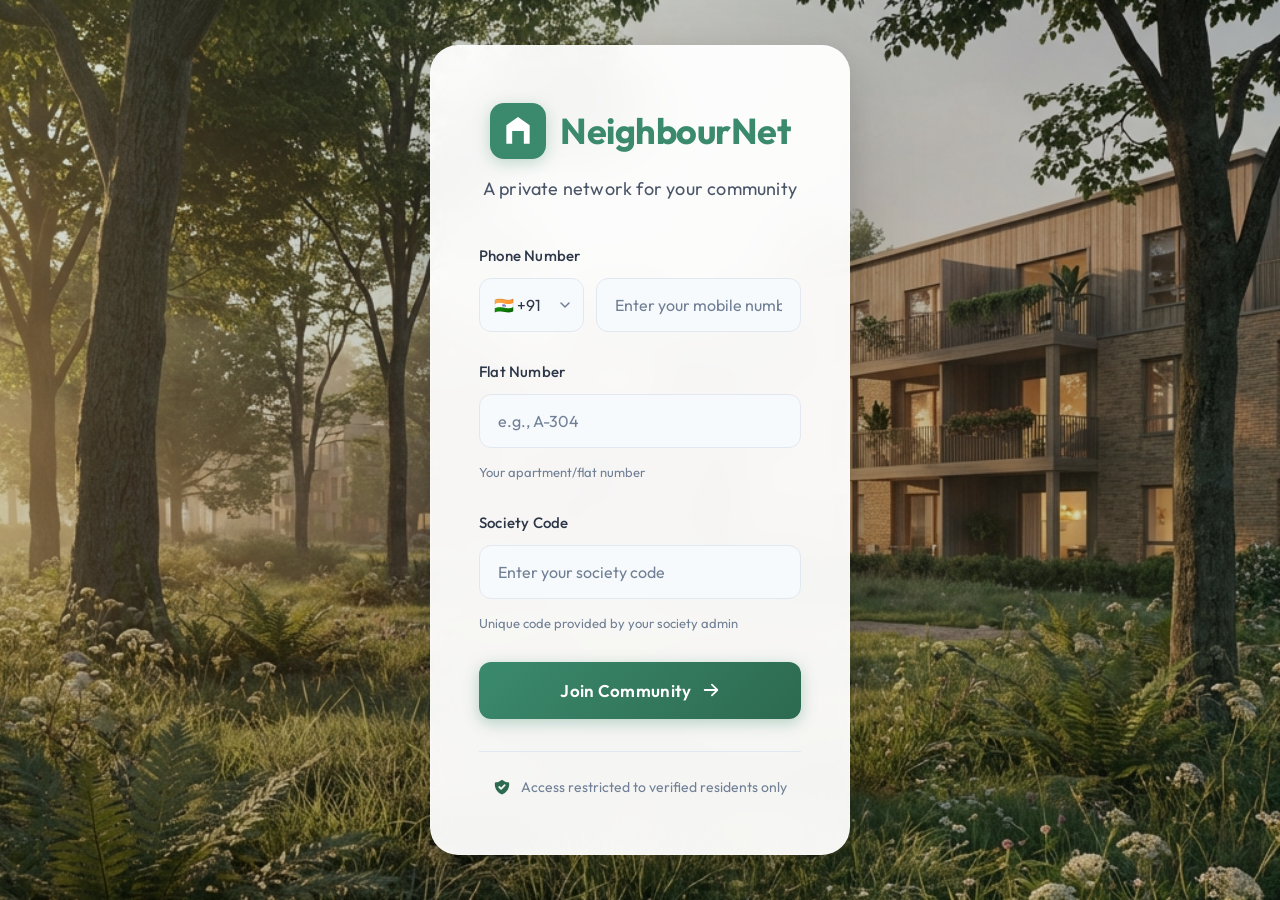
<file: rent-detail.html>
<!DOCTYPE html>
<html lang="en">

<head>
    <meta charset="UTF-8">
    <meta name="viewport" content="width=device-width, initial-scale=1.0">
    <meta name="description" content="House for Rent - NeighbourNet">
    <title>2BHK Available for Rent | NeighbourNet</title>
    <link rel="stylesheet" href="rent-detail.css">
    <link rel="preconnect" href="https://fonts.googleapis.com">
    <link rel="preconnect" href="https://fonts.gstatic.com" crossorigin>
    <link href="https://fonts.googleapis.com/css2?family=Inter:wght@400;500;600;700&display=swap" rel="stylesheet">
</head>

<body>
    <div class="page-container">
        <!-- Back Navigation -->
        <nav class="back-nav">
            <a href="dashboard.html" class="back-link">
                <svg viewBox="0 0 20 20" fill="currentColor">
                    <path fill-rule="evenodd"
                        d="M9.707 16.707a1 1 0 01-1.414 0l-6-6a1 1 0 010-1.414l6-6a1 1 0 011.414 1.414L5.414 9H17a1 1 0 110 2H5.414l4.293 4.293a1 1 0 010 1.414z"
                        clip-rule="evenodd" />
                </svg>
                <span>Back to Feed</span>
            </a>
        </nav>

        <!-- Main Content -->
        <main class="main">
            <article class="rent-card">
                <!-- Header Section -->
                <div class="card-header">
                    <div class="category-badge">
                        <svg viewBox="0 0 20 20" fill="currentColor">
                            <path
                                d="M10.707 2.293a1 1 0 00-1.414 0l-7 7a1 1 0 001.414 1.414L4 10.414V17a1 1 0 001 1h2a1 1 0 001-1v-2a1 1 0 011-1h2a1 1 0 011 1v2a1 1 0 001 1h2a1 1 0 001-1v-6.586l.293.293a1 1 0 001.414-1.414l-7-7z" />
                        </svg>
                        <span>House Rent</span>
                    </div>
                    <span class="listing-status available">Available</span>
                </div>

                <!-- Title -->
                <h1 class="rent-title">2BHK Available for Rent</h1>
                <p class="rent-flat">Flat B-502 • Sunrise Apartments</p>

                <!-- Price Highlight -->
                <div class="price-box">
                    <div class="price-main">
                        <span class="currency">₹</span>
                        <span class="amount">18,000</span>
                        <span class="period">/ month</span>
                    </div>
                    <div class="price-note">Maintenance extra</div>
                </div>

                <!-- Quick Info -->
                <div class="quick-info">
                    <div class="info-item">
                        <div class="info-icon">
                            <svg viewBox="0 0 20 20" fill="currentColor">
                                <path
                                    d="M7 8a3 3 0 100-6 3 3 0 000 6zM14.5 9a2.5 2.5 0 100-5 2.5 2.5 0 000 5zM1.615 16.428a1.224 1.224 0 01-.569-1.175 6.002 6.002 0 0111.908 0c.058.467-.172.92-.57 1.174A9.953 9.953 0 017 18a9.953 9.953 0 01-5.385-1.572zM14.5 16h-.106c.07-.297.088-.611.048-.933a7.47 7.47 0 00-1.588-3.755A4.502 4.502 0 0118.5 15.5v.5h-4z" />
                            </svg>
                        </div>
                        <div class="info-text">
                            <span class="info-label">Type</span>
                            <span class="info-value">2 BHK</span>
                        </div>
                    </div>
                    <div class="info-item">
                        <div class="info-icon">
                            <svg viewBox="0 0 20 20" fill="currentColor">
                                <path fill-rule="evenodd"
                                    d="M6 2a1 1 0 00-1 1v1H4a2 2 0 00-2 2v10a2 2 0 002 2h12a2 2 0 002-2V6a2 2 0 00-2-2h-1V3a1 1 0 10-2 0v1H7V3a1 1 0 00-1-1zm0 5a1 1 0 000 2h8a1 1 0 100-2H6z"
                                    clip-rule="evenodd" />
                            </svg>
                        </div>
                        <div class="info-text">
                            <span class="info-label">Available From</span>
                            <span class="info-value">1st May 2026</span>
                        </div>
                    </div>
                    <div class="info-item">
                        <div class="info-icon">
                            <svg viewBox="0 0 20 20" fill="currentColor">
                                <path fill-rule="evenodd"
                                    d="M4 4a2 2 0 012-2h8a2 2 0 012 2v12a1 1 0 110 2h-3a1 1 0 01-1-1v-2a1 1 0 00-1-1H9a1 1 0 00-1 1v2a1 1 0 01-1 1H4a1 1 0 110-2V4zm3 1h2v2H7V5zm2 4H7v2h2V9zm2-4h2v2h-2V5zm2 4h-2v2h2V9z"
                                    clip-rule="evenodd" />
                            </svg>
                        </div>
                        <div class="info-text">
                            <span class="info-label">Floor</span>
                            <span class="info-value">5th Floor</span>
                        </div>
                    </div>
                    <div class="info-item">
                        <div class="info-icon">
                            <svg viewBox="0 0 20 20" fill="currentColor">
                                <path
                                    d="M8 16.5a1.5 1.5 0 11-3 0 1.5 1.5 0 013 0zM15 16.5a1.5 1.5 0 11-3 0 1.5 1.5 0 013 0z" />
                                <path
                                    d="M3 4a1 1 0 00-1 1v10a1 1 0 001 1h1.05a2.5 2.5 0 014.9 0H10a1 1 0 001-1V5a1 1 0 00-1-1H3zM14 7a1 1 0 00-1 1v6.05A2.5 2.5 0 0115.95 16H17a1 1 0 001-1v-5a1 1 0 00-.293-.707l-2-2A1 1 0 0015 7h-1z" />
                            </svg>
                        </div>
                        <div class="info-text">
                            <span class="info-label">Parking</span>
                            <span class="info-value">1 Covered</span>
                        </div>
                    </div>
                </div>

                <!-- Description -->
                <div class="description-section">
                    <h2 class="section-title">Description</h2>
                    <p class="description-text">Well-ventilated 2BHK apartment available for rent within the society.
                        The flat is on the 5th floor with a balcony facing the garden. Suitable for families or working
                        professionals. All modern amenities available.</p>
                </div>

                <!-- Amenities -->
                <div class="amenities-section">
                    <h2 class="section-title">Amenities</h2>
                    <div class="amenities-grid">
                        <div class="amenity-item">
                            <svg viewBox="0 0 20 20" fill="currentColor">
                                <path fill-rule="evenodd"
                                    d="M16.707 5.293a1 1 0 010 1.414l-8 8a1 1 0 01-1.414 0l-4-4a1 1 0 011.414-1.414L8 12.586l7.293-7.293a1 1 0 011.414 0z"
                                    clip-rule="evenodd" />
                            </svg>
                            <span>Modular Kitchen</span>
                        </div>
                        <div class="amenity-item">
                            <svg viewBox="0 0 20 20" fill="currentColor">
                                <path fill-rule="evenodd"
                                    d="M16.707 5.293a1 1 0 010 1.414l-8 8a1 1 0 01-1.414 0l-4-4a1 1 0 011.414-1.414L8 12.586l7.293-7.293a1 1 0 011.414 0z"
                                    clip-rule="evenodd" />
                            </svg>
                            <span>Air Conditioning</span>
                        </div>
                        <div class="amenity-item">
                            <svg viewBox="0 0 20 20" fill="currentColor">
                                <path fill-rule="evenodd"
                                    d="M16.707 5.293a1 1 0 010 1.414l-8 8a1 1 0 01-1.414 0l-4-4a1 1 0 011.414-1.414L8 12.586l7.293-7.293a1 1 0 011.414 0z"
                                    clip-rule="evenodd" />
                            </svg>
                            <span>24/7 Water Supply</span>
                        </div>
                        <div class="amenity-item">
                            <svg viewBox="0 0 20 20" fill="currentColor">
                                <path fill-rule="evenodd"
                                    d="M16.707 5.293a1 1 0 010 1.414l-8 8a1 1 0 01-1.414 0l-4-4a1 1 0 011.414-1.414L8 12.586l7.293-7.293a1 1 0 011.414 0z"
                                    clip-rule="evenodd" />
                            </svg>
                            <span>Power Backup</span>
                        </div>
                        <div class="amenity-item">
                            <svg viewBox="0 0 20 20" fill="currentColor">
                                <path fill-rule="evenodd"
                                    d="M16.707 5.293a1 1 0 010 1.414l-8 8a1 1 0 01-1.414 0l-4-4a1 1 0 011.414-1.414L8 12.586l7.293-7.293a1 1 0 011.414 0z"
                                    clip-rule="evenodd" />
                            </svg>
                            <span>Balcony</span>
                        </div>
                        <div class="amenity-item">
                            <svg viewBox="0 0 20 20" fill="currentColor">
                                <path fill-rule="evenodd"
                                    d="M16.707 5.293a1 1 0 010 1.414l-8 8a1 1 0 01-1.414 0l-4-4a1 1 0 011.414-1.414L8 12.586l7.293-7.293a1 1 0 011.414 0z"
                                    clip-rule="evenodd" />
                            </svg>
                            <span>Lift Access</span>
                        </div>
                    </div>
                </div>

                <!-- Divider -->
                <hr class="divider">

                <!-- Posted By -->
                <div class="post-info">
                    <div class="posted-by">
                        <div class="author-avatar">B5</div>
                        <div class="author-details">
                            <span class="author-label">Posted by</span>
                            <span class="author-flat">Flat B-502</span>
                        </div>
                    </div>
                    <div class="posted-date">
                        <svg viewBox="0 0 20 20" fill="currentColor">
                            <path fill-rule="evenodd"
                                d="M10 18a8 8 0 100-16 8 8 0 000 16zm1-12a1 1 0 10-2 0v4a1 1 0 00.293.707l2.828 2.829a1 1 0 101.415-1.415L11 9.586V6z"
                                clip-rule="evenodd" />
                        </svg>
                        <span>Posted 3 days ago</span>
                    </div>
                </div>

                <!-- Contact Button -->
                <button class="contact-btn" id="contact-btn">
                    <svg viewBox="0 0 20 20" fill="currentColor">
                        <path
                            d="M2 3a1 1 0 011-1h2.153a1 1 0 01.986.836l.74 4.435a1 1 0 01-.54 1.06l-1.548.773a11.037 11.037 0 006.105 6.105l.774-1.548a1 1 0 011.059-.54l4.435.74a1 1 0 01.836.986V17a1 1 0 01-1 1h-2C7.82 18 2 12.18 2 5V3z" />
                    </svg>
                    <span>Contact Owner</span>
                </button>

                <!-- Trust Notice -->
                <div class="trust-notice">
                    <svg viewBox="0 0 20 20" fill="currentColor">
                        <path fill-rule="evenodd"
                            d="M2.166 4.999A11.954 11.954 0 0010 1.944 11.954 11.954 0 0017.834 5c.11.65.166 1.32.166 2.001 0 5.225-3.34 9.67-8 11.317C5.34 16.67 2 12.225 2 7c0-.682.057-1.35.166-2.001zm11.541 3.708a1 1 0 00-1.414-1.414L9 10.586 7.707 9.293a1 1 0 00-1.414 1.414l2 2a1 1 0 001.414 0l4-4z"
                            clip-rule="evenodd" />
                    </svg>
                    <span>This listing is verified and posted by a resident of Sunrise Apartments.</span>
                </div>
            </article>
        </main>

        <!-- Footer -->
        <footer class="footer">
            <p>&copy; 2026 NeighbourNet. All rights reserved.</p>
        </footer>
    </div>

    <!-- Contact Modal -->
    <div class="modal-overlay" id="contact-modal">
        <div class="modal">
            <button class="modal-close" id="modal-close" aria-label="Close">
                <svg viewBox="0 0 20 20" fill="currentColor">
                    <path fill-rule="evenodd"
                        d="M4.293 4.293a1 1 0 011.414 0L10 8.586l4.293-4.293a1 1 0 111.414 1.414L11.414 10l4.293 4.293a1 1 0 01-1.414 1.414L10 11.414l-4.293 4.293a1 1 0 01-1.414-1.414L8.586 10 4.293 5.707a1 1 0 010-1.414z"
                        clip-rule="evenodd" />
                </svg>
            </button>

            <div class="modal-icon">
                <svg viewBox="0 0 24 24" fill="none" stroke="currentColor" stroke-width="2">
                    <path
                        d="M3 12l2-2m0 0l7-7 7 7M5 10v10a1 1 0 001 1h3m10-11l2 2m-2-2v10a1 1 0 01-1 1h-3m-6 0a1 1 0 001-1v-4a1 1 0 011-1h2a1 1 0 011 1v4a1 1 0 001 1m-6 0h6" />
                </svg>
            </div>

            <h2 class="modal-title">Contact Property Owner</h2>
            <p class="modal-subtitle">Get in touch regarding 2BHK at B-502</p>

            <div class="contact-info">
                <div class="contact-row">
                    <span class="contact-label">Owner Name</span>
                    <span class="contact-value">Priya Menon</span>
                </div>
                <div class="contact-row">
                    <span class="contact-label">Flat Number</span>
                    <span class="contact-value">B-502</span>
                </div>
                <div class="contact-row">
                    <span class="contact-label">Phone</span>
                    <a href="tel:+919123456789" class="contact-value contact-link">+91 91234 56789</a>
                </div>
            </div>

            <div class="modal-actions">
                <button class="call-btn" id="call-btn">
                    <svg viewBox="0 0 20 20" fill="currentColor">
                        <path
                            d="M2 3a1 1 0 011-1h2.153a1 1 0 01.986.836l.74 4.435a1 1 0 01-.54 1.06l-1.548.773a11.037 11.037 0 006.105 6.105l.774-1.548a1 1 0 011.059-.54l4.435.74a1 1 0 01.836.986V17a1 1 0 01-1 1h-2C7.82 18 2 12.18 2 5V3z" />
                    </svg>
                    <span>Call Owner</span>
                </button>
                <button class="message-btn" id="message-btn">
                    <svg viewBox="0 0 20 20" fill="currentColor">
                        <path fill-rule="evenodd"
                            d="M18 10c0 3.866-3.582 7-8 7a8.841 8.841 0 01-4.083-.98L2 17l1.338-3.123C2.493 12.767 2 11.434 2 10c0-3.866 3.582-7 8-7s8 3.134 8 7zM7 9H5v2h2V9zm8 0h-2v2h2V9zM9 9h2v2H9V9z"
                            clip-rule="evenodd" />
                    </svg>
                    <span>Send Message</span>
                </button>
            </div>
        </div>
    </div>

    <script src="neighbornet-db.js"></script>
    <script>
        // Auth check
        if (!NeighborNetDB.requireAuth('resident', 'index.html')) throw new Error('Not authenticated');
        if (!NeighborNetDB.checkVerification()) throw new Error('Pending verification');
    </script>
    <script>
        const contactBtn = document.getElementById('contact-btn');
        const contactModal = document.getElementById('contact-modal');
        const modalClose = document.getElementById('modal-close');
        const callBtn = document.getElementById('call-btn');
        const messageBtn = document.getElementById('message-btn');

        contactBtn.addEventListener('click', () => {
            contactModal.classList.add('active');
        });

        modalClose.addEventListener('click', () => {
            contactModal.classList.remove('active');
        });

        contactModal.addEventListener('click', (e) => {
            if (e.target === contactModal) {
                contactModal.classList.remove('active');
            }
        });

        callBtn.addEventListener('click', () => {
            window.location.href = 'tel:+919123456789';
        });

        messageBtn.addEventListener('click', () => {
            alert('Messaging feature coming soon!');
        });

        document.addEventListener('keydown', (e) => {
            if (e.key === 'Escape' && contactModal.classList.contains('active')) {
                contactModal.classList.remove('active');
            }
        });
    </script>
</body>

</html>
</file>
<file: styles.css>
/* ===== CSS Variables - Elegant Nature Palette ===== */
:root {
    /* Primary Colors - Soft Greens */
    --color-primary: #3B8A6E;
    --color-primary-hover: #2D6A4F;
    --color-primary-light: #E8F5F0;
    --color-secondary: #5BA68A;

    /* Text Colors */
    --color-text-primary: #2D3748;
    --color-text-secondary: #4A5568;
    --color-text-muted: #718096;

    /* Background Colors */
    --color-bg-card: rgba(255, 255, 255, 0.95);
    --color-bg-input: #F7FAFC;

    /* Border Colors */
    --color-border: #E2E8F0;
    --color-border-focus: #3B8A6E;

    /* Success Colors */
    --color-success: #3B8A6E;
    --color-trust: #2D6A4F;

    /* Shadows - Softer, more elegant */
    --shadow-sm: 0 1px 3px rgba(0, 0, 0, 0.08);
    --shadow-md: 0 4px 12px rgba(0, 0, 0, 0.1);
    --shadow-lg: 0 8px 30px rgba(0, 0, 0, 0.12);
    --shadow-xl: 0 20px 60px rgba(0, 0, 0, 0.15);
    --shadow-card: 0 25px 80px rgba(0, 0, 0, 0.18), 0 10px 30px rgba(0, 0, 0, 0.1);

    /* Border Radius */
    --radius-sm: 8px;
    --radius-md: 12px;
    --radius-lg: 20px;
    --radius-xl: 28px;

    /* Typography */
    --font-family: 'Outfit', -apple-system, BlinkMacSystemFont, 'Segoe UI', Roboto, sans-serif;

    /* Transitions */
    --transition-fast: 150ms ease;
    --transition-normal: 250ms ease;
    --transition-smooth: 350ms cubic-bezier(0.4, 0, 0.2, 1);
}

/* ===== Reset & Base ===== */
*,
*::before,
*::after {
    box-sizing: border-box;
    margin: 0;
    padding: 0;
}

html {
    font-size: 16px;
    -webkit-font-smoothing: antialiased;
    -moz-osx-font-smoothing: grayscale;
}

body {
    font-family: var(--font-family);
    color: var(--color-text-primary);
    line-height: 1.6;
    min-height: 100vh;
    background-color: #1a1a1a;
}

/* ===== Full-Screen Background ===== */
body::before {
    content: '';
    position: fixed;
    top: 0;
    left: 0;
    right: 0;
    bottom: 0;
    background-image: url('assets/community-bg.png');
    background-size: cover;
    background-position: center;
    background-repeat: no-repeat;
    z-index: -2;
}

/* Subtle overlay for better card contrast */
.bg-overlay {
    position: fixed;
    top: 0;
    left: 0;
    right: 0;
    bottom: 0;
    background: linear-gradient(135deg,
            rgba(45, 106, 79, 0.15) 0%,
            rgba(0, 0, 0, 0.25) 50%,
            rgba(45, 106, 79, 0.1) 100%);
    z-index: -1;
}

/* ===== Container ===== */
.container {
    min-height: 100vh;
    display: flex;
    flex-direction: column;
    align-items: center;
    justify-content: center;
    padding: 2rem 1.5rem;
}

/* ===== Main Content ===== */
.main {
    display: flex;
    align-items: center;
    justify-content: center;
    width: 100%;
}

/* ===== Login Card ===== */
.login-card {
    background: var(--color-bg-card);
    backdrop-filter: blur(20px);
    border-radius: var(--radius-xl);
    box-shadow: var(--shadow-card);
    padding: 3rem 2.5rem;
    width: 100%;
    max-width: 420px;
    border: 1px solid rgba(255, 255, 255, 0.2);
    animation: fadeInUp 0.6s var(--transition-smooth);
}

@keyframes fadeInUp {
    from {
        opacity: 0;
        transform: translateY(30px);
    }

    to {
        opacity: 1;
        transform: translateY(0);
    }
}

/* ===== Brand Section ===== */
.brand-section {
    text-align: center;
    margin-bottom: 2.5rem;
}

.logo {
    display: flex;
    align-items: center;
    justify-content: center;
    gap: 0.875rem;
    margin-bottom: 1rem;
}

.logo-icon {
    width: 48px;
    height: 48px;
    filter: drop-shadow(0 4px 8px rgba(59, 138, 110, 0.3));
}

.logo-text {
    font-size: 2rem;
    font-weight: 700;
    color: var(--color-primary);
    letter-spacing: -0.5px;
}

.tagline {
    color: var(--color-text-secondary);
    font-size: 1.0625rem;
    font-weight: 400;
    letter-spacing: 0.2px;
}

/* ===== Form ===== */
.form {
    display: flex;
    flex-direction: column;
    gap: 1.75rem;
}

.form-group {
    display: flex;
    flex-direction: column;
    gap: 0.625rem;
}

.form-label {
    font-size: 0.9375rem;
    font-weight: 500;
    color: var(--color-text-primary);
    letter-spacing: 0.2px;
}

.input-wrapper {
    position: relative;
}

/* Phone Input Group */
.phone-input {
    display: flex;
    gap: 0.75rem;
}

.country-select {
    width: 105px;
    padding: 1rem 0.875rem;
    font-size: 1rem;
    font-family: inherit;
    color: var(--color-text-primary);
    background: var(--color-bg-input);
    border: 1.5px solid var(--color-border);
    border-radius: var(--radius-md);
    cursor: pointer;
    outline: none;
    transition: all var(--transition-fast);
    appearance: none;
    background-image: url("data:image/svg+xml,%3Csvg xmlns='http://www.w3.org/2000/svg' fill='none' viewBox='0 0 20 20'%3E%3Cpath stroke='%23718096' stroke-linecap='round' stroke-linejoin='round' stroke-width='1.5' d='m6 8 4 4 4-4'/%3E%3C/svg%3E");
    background-position: right 0.5rem center;
    background-repeat: no-repeat;
    background-size: 1.25rem;
}

.country-select:hover {
    border-color: #CBD5E0;
}

.country-select:focus {
    border-color: var(--color-border-focus);
    box-shadow: 0 0 0 3px var(--color-primary-light);
}

.phone-number {
    flex: 1;
}

.form-input {
    width: 100%;
    padding: 1rem 1.125rem;
    font-size: 1rem;
    font-family: inherit;
    color: var(--color-text-primary);
    background: var(--color-bg-input);
    border: 1.5px solid var(--color-border);
    border-radius: var(--radius-md);
    transition: all var(--transition-fast);
    outline: none;
}

.form-input::placeholder {
    color: var(--color-text-muted);
}

.form-input:hover {
    border-color: #CBD5E0;
}

.form-input:focus {
    border-color: var(--color-border-focus);
    background: #FFFFFF;
    box-shadow: 0 0 0 3px var(--color-primary-light);
}

.input-hint {
    font-size: 0.8125rem;
    color: var(--color-text-muted);
    margin-top: 0.25rem;
}

/* ===== Primary Button ===== */
.btn-primary {
    display: flex;
    align-items: center;
    justify-content: center;
    gap: 0.625rem;
    width: 100%;
    padding: 1.125rem 1.75rem;
    font-size: 1.0625rem;
    font-weight: 600;
    font-family: inherit;
    color: #FFFFFF;
    background: linear-gradient(135deg, var(--color-primary) 0%, var(--color-primary-hover) 100%);
    border: none;
    border-radius: var(--radius-md);
    cursor: pointer;
    transition: all var(--transition-smooth);
    box-shadow: 0 4px 15px rgba(59, 138, 110, 0.35);
    position: relative;
    overflow: hidden;
    letter-spacing: 0.3px;
}

.btn-primary::before {
    content: '';
    position: absolute;
    top: 0;
    left: 0;
    right: 0;
    bottom: 0;
    background: linear-gradient(135deg, var(--color-primary-hover) 0%, #1B4D3E 100%);
    opacity: 0;
    transition: opacity var(--transition-normal);
}

.btn-primary:hover::before {
    opacity: 1;
}

.btn-primary:hover {
    transform: translateY(-2px);
    box-shadow: 0 8px 25px rgba(59, 138, 110, 0.45);
}

.btn-primary:active {
    transform: translateY(0);
    box-shadow: 0 4px 15px rgba(59, 138, 110, 0.35);
}

.btn-primary:disabled {
    opacity: 0.7;
    cursor: not-allowed;
    transform: none;
}

.btn-text,
.btn-icon {
    position: relative;
    z-index: 1;
}

.btn-icon {
    width: 18px;
    height: 18px;
    transition: transform var(--transition-fast);
}

.btn-primary:hover .btn-icon {
    transform: translateX(4px);
}

/* Loading Spinner */
.loading-spinner {
    width: 20px;
    height: 20px;
    border: 2px solid rgba(255, 255, 255, 0.3);
    border-top-color: #FFFFFF;
    border-radius: 50%;
    animation: spin 0.8s linear infinite;
    position: relative;
    z-index: 1;
}

@keyframes spin {
    to {
        transform: rotate(360deg);
    }
}

/* ===== Trust Section ===== */
.trust-section {
    display: flex;
    align-items: center;
    justify-content: center;
    gap: 0.625rem;
    margin-top: 2rem;
    padding-top: 1.5rem;
    border-top: 1px solid var(--color-border);
}

.trust-icon {
    flex-shrink: 0;
    width: 18px;
    height: 18px;
    color: var(--color-trust);
}

.trust-text {
    font-size: 0.875rem;
    color: var(--color-text-muted);
    font-weight: 400;
}

/* ===== Responsive Design ===== */
@media (max-width: 480px) {
    .container {
        padding: 1.5rem 1rem;
    }

    .login-card {
        padding: 2.5rem 1.75rem;
        border-radius: var(--radius-lg);
    }

    .logo-text {
        font-size: 1.75rem;
    }

    .tagline {
        font-size: 1rem;
    }

    .phone-input {
        flex-direction: column;
        gap: 0.75rem;
    }

    .country-select {
        width: 100%;
    }
}

@media (min-width: 768px) {
    .login-card {
        padding: 3.5rem 3rem;
    }

    .logo-icon {
        width: 56px;
        height: 56px;
    }

    .logo-text {
        font-size: 2.25rem;
    }

    .tagline {
        font-size: 1.125rem;
    }
}

/* ===== Focus Visible (Accessibility) ===== */
:focus-visible {
    outline: 2px solid var(--color-primary);
    outline-offset: 2px;
}

button:focus-visible,
input:focus-visible,
select:focus-visible {
    outline: none;
}

/* ===== OTP Modal ===== */
.modal-overlay {
    position: fixed;
    top: 0;
    left: 0;
    right: 0;
    bottom: 0;
    background: rgba(15, 23, 42, 0.7);
    backdrop-filter: blur(8px);
    display: flex;
    align-items: center;
    justify-content: center;
    padding: 1rem;
    opacity: 0;
    visibility: hidden;
    transition: all var(--transition-normal);
    z-index: 1000;
}

.modal-overlay.active {
    opacity: 1;
    visibility: visible;
}

.modal {
    background: var(--color-bg-card);
    border-radius: var(--radius-xl);
    padding: 2.5rem 2rem;
    width: 100%;
    max-width: 420px;
    box-shadow: var(--shadow-xl);
    position: relative;
    transform: scale(0.9) translateY(20px);
    transition: transform var(--transition-smooth);
}

.modal-overlay.active .modal {
    transform: scale(1) translateY(0);
}

.modal-close {
    position: absolute;
    top: 1rem;
    right: 1rem;
    width: 36px;
    height: 36px;
    display: flex;
    align-items: center;
    justify-content: center;
    background: var(--color-bg-input);
    border: none;
    border-radius: 50%;
    cursor: pointer;
    color: var(--color-text-secondary);
    transition: all var(--transition-fast);
}

.modal-close:hover {
    background: var(--color-border);
    color: var(--color-text-primary);
}

.modal-close svg {
    width: 16px;
    height: 16px;
}

.modal-icon {
    width: 64px;
    height: 64px;
    margin: 0 auto 1.5rem;
    background: var(--color-primary-light);
    border-radius: 50%;
    display: flex;
    align-items: center;
    justify-content: center;
    color: var(--color-primary);
}

.modal-icon svg {
    width: 32px;
    height: 32px;
}

.modal-title {
    font-size: 1.5rem;
    font-weight: 700;
    text-align: center;
    margin-bottom: 0.5rem;
    color: var(--color-text-primary);
}

.modal-subtitle {
    font-size: 0.9375rem;
    color: var(--color-text-secondary);
    text-align: center;
    margin-bottom: 2rem;
    line-height: 1.5;
}

.modal-subtitle strong {
    color: var(--color-text-primary);
    font-weight: 600;
}

/* OTP Input Boxes */
.otp-form {
    display: flex;
    flex-direction: column;
    gap: 1.5rem;
}

.otp-inputs {
    display: flex;
    gap: 0.625rem;
    justify-content: center;
}

.otp-input {
    width: 50px;
    height: 60px;
    text-align: center;
    font-size: 1.5rem;
    font-weight: 600;
    font-family: inherit;
    color: var(--color-text-primary);
    background: var(--color-bg-input);
    border: 2px solid var(--color-border);
    border-radius: var(--radius-md);
    outline: none;
    transition: all var(--transition-fast);
}

.otp-input:hover {
    border-color: #CBD5E0;
}

.otp-input:focus {
    border-color: var(--color-primary);
    background: #FFFFFF;
    box-shadow: 0 0 0 3px var(--color-primary-light);
}

.otp-error {
    font-size: 0.875rem;
    color: #E53E3E;
    text-align: center;
    opacity: 0;
    transform: translateY(-5px);
    transition: all var(--transition-fast);
}

.otp-error.show {
    opacity: 1;
    transform: translateY(0);
}

.btn-verify {
    margin-top: 0;
}

/* Resend Section */
.resend-section {
    margin-top: 1.5rem;
    padding-top: 1.5rem;
    border-top: 1px solid var(--color-border);
    text-align: center;
}

.resend-text {
    font-size: 0.875rem;
    color: var(--color-text-muted);
    margin-bottom: 0.5rem;
}

.resend-btn {
    font-size: 0.9375rem;
    font-weight: 600;
    font-family: inherit;
    color: var(--color-primary);
    background: none;
    border: none;
    cursor: pointer;
    padding: 0.5rem 1rem;
    border-radius: var(--radius-sm);
    transition: all var(--transition-fast);
}

.resend-btn:hover:not(:disabled) {
    background: var(--color-primary-light);
}

.resend-btn:disabled {
    color: var(--color-text-muted);
    cursor: not-allowed;
}

.resend-btn span {
    font-weight: 400;
}

/* Success Modal */
.modal-success {
    text-align: center;
}

.success-icon {
    width: 80px;
    height: 80px;
    margin: 0 auto 1.5rem;
}

.success-icon svg {
    width: 100%;
    height: 100%;
    animation: scaleIn 0.4s var(--transition-smooth);
}

@keyframes scaleIn {
    from {
        transform: scale(0);
        opacity: 0;
    }

    to {
        transform: scale(1);
        opacity: 1;
    }
}

/* Modal Responsive */
@media (max-width: 400px) {
    .modal {
        padding: 2rem 1.5rem;
    }

    .otp-input {
        width: 44px;
        height: 52px;
        font-size: 1.25rem;
    }

    .otp-inputs {
        gap: 0.5rem;
    }
}
</file>
<file: admin-dashboard.css>
/* ===== CSS Variables - Admin Dashboard Palette ===== */
:root {
    /* Primary Colors - Professional Indigo */
    --color-primary: #4F46E5;
    --color-primary-hover: #4338CA;
    --color-primary-dark: #3730A3;
    --color-primary-light: #EEF2FF;
    --color-secondary: #6366F1;

    /* Status Colors */
    --color-success: #10B981;
    --color-success-light: #D1FAE5;
    --color-warning: #F59E0B;
    --color-warning-light: #FEF3C7;
    --color-danger: #EF4444;
    --color-danger-light: #FEE2E2;
    --color-info: #3B82F6;
    --color-info-light: #DBEAFE;

    /* Text Colors */
    --color-text-primary: #1E293B;
    --color-text-secondary: #475569;
    --color-text-muted: #64748B;
    --color-text-light: #94A3B8;

    /* Background Colors */
    --color-bg-page: #F1F5F9;
    --color-bg-card: #FFFFFF;
    --color-bg-input: #F8FAFC;
    --color-bg-header: #0F172A;

    /* Border Colors */
    --color-border: #E2E8F0;
    --color-border-light: #F1F5F9;

    /* Shadows */
    --shadow-sm: 0 1px 2px rgba(0, 0, 0, 0.05);
    --shadow-md: 0 4px 6px -1px rgba(0, 0, 0, 0.1);
    --shadow-lg: 0 10px 15px -3px rgba(0, 0, 0, 0.1);
    --shadow-card: 0 1px 3px rgba(0, 0, 0, 0.08), 0 1px 2px rgba(0, 0, 0, 0.06);

    /* Border Radius */
    --radius-sm: 6px;
    --radius-md: 8px;
    --radius-lg: 12px;
    --radius-xl: 16px;

    /* Typography */
    --font-family: 'Inter', -apple-system, BlinkMacSystemFont, 'Segoe UI', Roboto, sans-serif;

    /* Transitions */
    --transition-fast: 150ms ease;
    --transition-normal: 250ms ease;
}

/* ===== Reset & Base ===== */
*,
*::before,
*::after {
    box-sizing: border-box;
    margin: 0;
    padding: 0;
}

html {
    font-size: 16px;
    -webkit-font-smoothing: antialiased;
    -moz-osx-font-smoothing: grayscale;
}

body {
    font-family: var(--font-family);
    color: var(--color-text-primary);
    line-height: 1.5;
    background: var(--color-bg-page);
    min-height: 100vh;
}

/* ===== Header ===== */
.header {
    background: var(--color-bg-header);
    border-bottom: 1px solid rgba(255, 255, 255, 0.1);
    position: sticky;
    top: 0;
    z-index: 100;
}

.header-container {
    max-width: 1400px;
    margin: 0 auto;
    padding: 0.75rem 1.5rem;
    display: flex;
    align-items: center;
    justify-content: space-between;
    gap: 1.5rem;
}

.header-left {
    display: flex;
    align-items: center;
}

.logo {
    display: flex;
    align-items: center;
    gap: 0.75rem;
}

.logo-icon {
    width: 36px;
    height: 36px;
}

.logo-text-group {
    display: flex;
    align-items: center;
    gap: 0.5rem;
}

.logo-text {
    font-size: 1.25rem;
    font-weight: 700;
    color: white;
    letter-spacing: -0.5px;
}

.admin-tag {
    font-size: 0.625rem;
    font-weight: 600;
    color: white;
    background: var(--color-primary);
    padding: 0.125rem 0.5rem;
    border-radius: 4px;
    text-transform: uppercase;
    letter-spacing: 0.05em;
}

.header-center {
    flex: 1;
    display: flex;
    justify-content: center;
}

.society-info {
    display: flex;
    align-items: center;
    gap: 0.625rem;
    padding: 0.5rem 1rem;
    background: rgba(255, 255, 255, 0.1);
    border-radius: var(--radius-lg);
}

.society-icon {
    width: 18px;
    height: 18px;
    color: var(--color-primary-light);
}

.society-name {
    font-size: 0.875rem;
    font-weight: 600;
    color: white;
}

.society-code {
    font-size: 0.75rem;
    color: var(--color-text-light);
    padding-left: 0.625rem;
    border-left: 1px solid rgba(255, 255, 255, 0.2);
}

.header-right {
    display: flex;
    align-items: center;
    gap: 1rem;
}

.admin-profile {
    display: flex;
    align-items: center;
    gap: 0.625rem;
}

.admin-avatar {
    width: 36px;
    height: 36px;
    background: linear-gradient(135deg, var(--color-primary), var(--color-secondary));
    border-radius: 50%;
    display: flex;
    align-items: center;
    justify-content: center;
}

.admin-avatar svg {
    width: 20px;
    height: 20px;
    color: white;
}

.admin-details {
    display: flex;
    flex-direction: column;
}

.admin-name {
    font-size: 0.8125rem;
    font-weight: 600;
    color: white;
}

.admin-role {
    font-size: 0.6875rem;
    color: var(--color-text-light);
}

.logout-btn {
    display: flex;
    align-items: center;
    gap: 0.375rem;
    padding: 0.5rem 0.875rem;
    font-size: 0.8125rem;
    font-weight: 500;
    font-family: inherit;
    color: var(--color-text-light);
    background: transparent;
    border: 1px solid rgba(255, 255, 255, 0.2);
    border-radius: var(--radius-md);
    cursor: pointer;
    transition: all var(--transition-fast);
}

.logout-btn svg {
    width: 16px;
    height: 16px;
}

.logout-btn:hover {
    color: white;
    background: rgba(255, 255, 255, 0.1);
    border-color: rgba(255, 255, 255, 0.3);
}

/* ===== Main Content ===== */
.main {
    padding: 2rem 0;
}

.container {
    max-width: 1400px;
    margin: 0 auto;
    padding: 0 1.5rem;
}

/* Page Header */
.page-header {
    margin-bottom: 2rem;
}

.page-title {
    font-size: 1.75rem;
    font-weight: 700;
    color: var(--color-text-primary);
    margin-bottom: 0.25rem;
}

.page-subtitle {
    font-size: 0.9375rem;
    color: var(--color-text-muted);
}

/* ===== Stats Grid ===== */
.stats-grid {
    display: grid;
    grid-template-columns: repeat(4, 1fr);
    gap: 1.25rem;
    margin-bottom: 2rem;
}

.stat-card {
    background: var(--color-bg-card);
    border-radius: var(--radius-lg);
    padding: 1.25rem;
    display: flex;
    align-items: center;
    gap: 1rem;
    box-shadow: var(--shadow-card);
    border: 1px solid var(--color-border-light);
    transition: all var(--transition-fast);
}

.stat-card:hover {
    box-shadow: var(--shadow-md);
    transform: translateY(-2px);
}

.stat-icon {
    width: 48px;
    height: 48px;
    border-radius: var(--radius-md);
    display: flex;
    align-items: center;
    justify-content: center;
}

.stat-icon svg {
    width: 24px;
    height: 24px;
}

.stat-icon.residents {
    background: var(--color-primary-light);
    color: var(--color-primary);
}

.stat-icon.notices {
    background: var(--color-info-light);
    color: var(--color-info);
}

.stat-icon.alerts {
    background: var(--color-success-light);
    color: var(--color-success);
}

.stat-card.alert-stat .stat-icon.alerts {
    background: var(--color-success-light);
    color: var(--color-success);
}

.stat-icon.lostfound {
    background: var(--color-warning-light);
    color: var(--color-warning);
}

.stat-content {
    display: flex;
    flex-direction: column;
}

.stat-value {
    font-size: 1.5rem;
    font-weight: 700;
    color: var(--color-text-primary);
    line-height: 1.2;
}

.stat-label {
    font-size: 0.8125rem;
    color: var(--color-text-muted);
}

/* ===== Dashboard Grid ===== */
.dashboard-grid {
    display: grid;
    grid-template-columns: 1fr 1fr;
    gap: 1.5rem;
}

.dashboard-column {
    display: flex;
    flex-direction: column;
    gap: 1.5rem;
}

/* ===== Panels ===== */
.panel {
    background: var(--color-bg-card);
    border-radius: var(--radius-lg);
    box-shadow: var(--shadow-card);
    border: 1px solid var(--color-border-light);
    overflow: hidden;
}

.panel-header {
    display: flex;
    align-items: center;
    justify-content: space-between;
    padding: 1rem 1.25rem;
    border-bottom: 1px solid var(--color-border-light);
    background: var(--color-bg-input);
}

.panel-title-group {
    display: flex;
    align-items: center;
    gap: 0.625rem;
}

.panel-icon {
    font-size: 1.25rem;
}

.panel-title {
    font-size: 1rem;
    font-weight: 600;
    color: var(--color-text-primary);
}

.panel-body {
    padding: 1.25rem;
}

/* Status Badge */
.status-badge {
    font-size: 0.6875rem;
    font-weight: 600;
    padding: 0.25rem 0.625rem;
    border-radius: 100px;
    text-transform: uppercase;
    letter-spacing: 0.025em;
}

.status-badge.success {
    background: var(--color-success-light);
    color: var(--color-success);
}

.status-badge.warning {
    background: var(--color-warning-light);
    color: var(--color-warning);
}

.status-badge.danger {
    background: var(--color-danger-light);
    color: var(--color-danger);
}

/* ===== Emergency Panel ===== */
.emergency-panel .panel-header {
    background: linear-gradient(135deg, var(--color-success-light) 0%, #ECFDF5 100%);
    border-bottom-color: #A7F3D0;
}

.alert-status-card {
    display: flex;
    align-items: center;
    gap: 1rem;
    padding: 1rem;
    background: linear-gradient(135deg, #ECFDF5 0%, #D1FAE5 100%);
    border-radius: var(--radius-md);
    margin-bottom: 1.25rem;
}

.alert-status-icon {
    width: 48px;
    height: 48px;
    background: var(--color-success);
    border-radius: 50%;
    display: flex;
    align-items: center;
    justify-content: center;
    flex-shrink: 0;
}

.alert-status-icon svg {
    width: 24px;
    height: 24px;
    color: white;
}

.alert-status-content h3 {
    font-size: 1rem;
    font-weight: 600;
    color: #065F46;
    margin-bottom: 0.25rem;
}

.alert-status-content p {
    font-size: 0.8125rem;
    color: #047857;
}

.subsection-title {
    font-size: 0.75rem;
    font-weight: 600;
    color: var(--color-text-muted);
    text-transform: uppercase;
    letter-spacing: 0.05em;
    margin-bottom: 0.75rem;
}

.alert-history-list {
    display: flex;
    flex-direction: column;
    gap: 0.75rem;
}

.alert-history-item {
    display: flex;
    align-items: center;
    gap: 0.75rem;
    padding: 0.75rem;
    background: var(--color-bg-input);
    border-radius: var(--radius-md);
}

.alert-dot {
    width: 8px;
    height: 8px;
    border-radius: 50%;
    flex-shrink: 0;
}

.alert-history-item.resolved .alert-dot {
    background: var(--color-success);
}

.alert-history-item.active .alert-dot {
    background: var(--color-danger);
    animation: pulse 1.5s infinite;
}

@keyframes pulse {

    0%,
    100% {
        opacity: 1;
    }

    50% {
        opacity: 0.5;
    }
}

.alert-info {
    flex: 1;
    display: flex;
    flex-direction: column;
    gap: 0.125rem;
}

.alert-type {
    font-size: 0.8125rem;
    font-weight: 500;
    color: var(--color-text-primary);
}

.alert-location {
    font-size: 0.75rem;
    color: var(--color-text-muted);
}

.alert-meta {
    text-align: right;
}

.alert-status-text {
    display: block;
    font-size: 0.6875rem;
    font-weight: 600;
    color: var(--color-success);
    text-transform: uppercase;
}

.alert-time {
    font-size: 0.6875rem;
    color: var(--color-text-muted);
}

/* ===== Notices Panel ===== */
.btn-primary-sm {
    display: flex;
    align-items: center;
    gap: 0.375rem;
    padding: 0.5rem 0.875rem;
    font-size: 0.8125rem;
    font-weight: 600;
    font-family: inherit;
    color: white;
    background: var(--color-primary);
    border: none;
    border-radius: var(--radius-md);
    cursor: pointer;
    transition: all var(--transition-fast);
}

.btn-primary-sm svg {
    width: 14px;
    height: 14px;
}

.btn-primary-sm:hover {
    background: var(--color-primary-hover);
}

.notices-list {
    display: flex;
    flex-direction: column;
    gap: 0.875rem;
}

.notice-item {
    display: flex;
    align-items: flex-start;
    gap: 0.75rem;
    padding: 1rem;
    background: var(--color-bg-input);
    border-radius: var(--radius-md);
    transition: all var(--transition-fast);
}

.notice-item:hover {
    background: #F1F5F9;
}

.notice-item.draft {
    border: 1px dashed var(--color-border);
    background: white;
}

.notice-status {
    width: 10px;
    height: 10px;
    border-radius: 50%;
    margin-top: 0.375rem;
    flex-shrink: 0;
}

.notice-status.published {
    background: var(--color-success);
}

.notice-status.draft {
    background: var(--color-warning);
}

.notice-content {
    flex: 1;
    min-width: 0;
}

.notice-title {
    font-size: 0.9375rem;
    font-weight: 600;
    color: var(--color-text-primary);
    margin-bottom: 0.25rem;
}

.notice-preview {
    font-size: 0.8125rem;
    color: var(--color-text-muted);
    margin-bottom: 0.5rem;
    white-space: nowrap;
    overflow: hidden;
    text-overflow: ellipsis;
}

.notice-meta {
    display: flex;
    align-items: center;
    gap: 1rem;
}

.notice-date,
.notice-views {
    font-size: 0.6875rem;
    color: var(--color-text-light);
}

.notice-actions {
    display: flex;
    align-items: center;
    gap: 0.375rem;
}

.btn-icon {
    width: 32px;
    height: 32px;
    display: flex;
    align-items: center;
    justify-content: center;
    background: transparent;
    border: none;
    border-radius: var(--radius-sm);
    color: var(--color-text-muted);
    cursor: pointer;
    transition: all var(--transition-fast);
}

.btn-icon:hover {
    background: var(--color-border);
    color: var(--color-text-primary);
}

.btn-icon svg {
    width: 16px;
    height: 16px;
}

.btn-publish-sm {
    padding: 0.375rem 0.75rem;
    font-size: 0.75rem;
    font-weight: 600;
    font-family: inherit;
    color: var(--color-primary);
    background: var(--color-primary-light);
    border: none;
    border-radius: var(--radius-sm);
    cursor: pointer;
    transition: all var(--transition-fast);
}

.btn-publish-sm:hover {
    background: var(--color-primary);
    color: white;
}

/* ===== Lost & Found Panel ===== */
.lostfound-summary {
    display: flex;
    align-items: center;
    justify-content: center;
    gap: 2rem;
    padding: 1rem;
    background: var(--color-bg-input);
    border-radius: var(--radius-md);
    margin-bottom: 1rem;
}

.summary-item {
    text-align: center;
}

.summary-count {
    display: block;
    font-size: 1.5rem;
    font-weight: 700;
    line-height: 1.2;
}

.summary-count.lost {
    color: var(--color-danger);
}

.summary-count.found {
    color: var(--color-success);
}

.summary-label {
    font-size: 0.75rem;
    color: var(--color-text-muted);
}

.summary-divider {
    width: 1px;
    height: 40px;
    background: var(--color-border);
}

.lostfound-list {
    display: flex;
    flex-direction: column;
    gap: 0.5rem;
}

.lostfound-item {
    display: grid;
    grid-template-columns: 60px 1fr 80px 60px;
    align-items: center;
    gap: 0.75rem;
    padding: 0.75rem;
    background: var(--color-bg-input);
    border-radius: var(--radius-sm);
}

.item-type {
    font-size: 0.6875rem;
    font-weight: 600;
    padding: 0.25rem 0.5rem;
    border-radius: 4px;
    text-transform: uppercase;
    text-align: center;
}

.item-type.lost {
    background: var(--color-danger-light);
    color: var(--color-danger);
}

.item-type.found {
    background: var(--color-success-light);
    color: var(--color-success);
}

.item-name {
    font-size: 0.8125rem;
    font-weight: 500;
    color: var(--color-text-primary);
}

.item-reporter {
    font-size: 0.75rem;
    color: var(--color-text-muted);
}

.item-date {
    font-size: 0.6875rem;
    color: var(--color-text-light);
    text-align: right;
}

.btn-link {
    font-size: 0.8125rem;
    font-weight: 500;
    color: var(--color-primary);
    text-decoration: none;
    transition: color var(--transition-fast);
}

.btn-link:hover {
    color: var(--color-primary-hover);
}

/* ===== Residents Panel ===== */
.residents-search {
    display: flex;
    align-items: center;
    gap: 0.5rem;
    padding: 0.375rem 0.75rem;
    background: white;
    border: 1px solid var(--color-border);
    border-radius: var(--radius-md);
}

.residents-search svg {
    width: 16px;
    height: 16px;
    color: var(--color-text-muted);
}

.residents-search input {
    width: 120px;
    font-size: 0.8125rem;
    font-family: inherit;
    color: var(--color-text-primary);
    background: transparent;
    border: none;
    outline: none;
}

.residents-search input::placeholder {
    color: var(--color-text-light);
}

.residents-grid {
    display: flex;
    flex-direction: column;
    gap: 1.25rem;
}

.block-section {
    padding-bottom: 1rem;
    border-bottom: 1px solid var(--color-border-light);
}

.block-section:last-child {
    padding-bottom: 0;
    border-bottom: none;
}

.block-title {
    font-size: 0.75rem;
    font-weight: 600;
    color: var(--color-text-muted);
    text-transform: uppercase;
    letter-spacing: 0.05em;
    margin-bottom: 0.75rem;
}

.flat-list {
    display: flex;
    flex-wrap: wrap;
    gap: 0.5rem;
}

.flat-badge {
    display: inline-flex;
    align-items: center;
    justify-content: center;
    padding: 0.375rem 0.75rem;
    font-size: 0.75rem;
    font-weight: 500;
    color: var(--color-text-secondary);
    background: var(--color-bg-input);
    border: 1px solid var(--color-border);
    border-radius: var(--radius-sm);
    transition: all var(--transition-fast);
}

.flat-badge:hover {
    background: var(--color-primary-light);
    border-color: var(--color-primary);
    color: var(--color-primary);
}

.flat-badge.active {
    background: var(--color-primary);
    border-color: var(--color-primary);
    color: white;
}

/* ===== Settings Panel ===== */
.settings-grid {
    display: grid;
    grid-template-columns: 1fr 1fr;
    gap: 1rem;
}

.setting-item {
    padding: 0.875rem;
    background: var(--color-bg-input);
    border-radius: var(--radius-md);
}

.setting-label {
    display: block;
    font-size: 0.6875rem;
    font-weight: 600;
    color: var(--color-text-muted);
    text-transform: uppercase;
    letter-spacing: 0.05em;
    margin-bottom: 0.375rem;
}

.setting-value {
    font-size: 0.9375rem;
    font-weight: 600;
    color: var(--color-text-primary);
}

.setting-value.code {
    font-family: 'SF Mono', Monaco, 'Courier New', monospace;
    color: var(--color-primary);
}

.setting-value-group {
    display: flex;
    align-items: center;
    justify-content: space-between;
}

.btn-edit-sm {
    padding: 0.25rem 0.5rem;
    font-size: 0.6875rem;
    font-weight: 600;
    font-family: inherit;
    color: var(--color-primary);
    background: transparent;
    border: 1px solid var(--color-primary);
    border-radius: 4px;
    cursor: pointer;
    transition: all var(--transition-fast);
}

.btn-edit-sm:hover {
    background: var(--color-primary);
    color: white;
}

.btn-copy {
    width: 28px;
    height: 28px;
    display: flex;
    align-items: center;
    justify-content: center;
    background: var(--color-primary-light);
    border: none;
    border-radius: var(--radius-sm);
    color: var(--color-primary);
    cursor: pointer;
    transition: all var(--transition-fast);
}

.btn-copy:hover {
    background: var(--color-primary);
    color: white;
}

.btn-copy svg {
    width: 14px;
    height: 14px;
}

.settings-actions {
    margin-top: 1rem;
    padding-top: 1rem;
    border-top: 1px solid var(--color-border-light);
}

.btn-settings {
    display: flex;
    align-items: center;
    justify-content: center;
    gap: 0.5rem;
    width: 100%;
    padding: 0.75rem 1rem;
    font-size: 0.875rem;
    font-weight: 500;
    font-family: inherit;
    color: var(--color-text-secondary);
    background: transparent;
    border: 1px solid var(--color-border);
    border-radius: var(--radius-md);
    cursor: pointer;
    transition: all var(--transition-fast);
}

.btn-settings svg {
    width: 18px;
    height: 18px;
}

.btn-settings:hover {
    background: var(--color-bg-input);
    border-color: var(--color-text-muted);
}

/* ===== Modal ===== */
.modal-overlay {
    position: fixed;
    top: 0;
    left: 0;
    right: 0;
    bottom: 0;
    background: rgba(15, 23, 42, 0.7);
    backdrop-filter: blur(4px);
    display: flex;
    align-items: center;
    justify-content: center;
    padding: 1rem;
    opacity: 0;
    visibility: hidden;
    transition: all var(--transition-normal);
    z-index: 1000;
}

.modal-overlay.active {
    opacity: 1;
    visibility: visible;
}

.modal-container {
    background: var(--color-bg-card);
    border-radius: var(--radius-xl);
    width: 100%;
    max-width: 520px;
    box-shadow: var(--shadow-lg);
    transform: scale(0.95) translateY(10px);
    transition: transform var(--transition-normal);
}

.modal-overlay.active .modal-container {
    transform: scale(1) translateY(0);
}

.modal-header {
    display: flex;
    align-items: center;
    justify-content: space-between;
    padding: 1.25rem 1.5rem;
    border-bottom: 1px solid var(--color-border-light);
}

.modal-title {
    font-size: 1.125rem;
    font-weight: 600;
    color: var(--color-text-primary);
}

.modal-close {
    width: 32px;
    height: 32px;
    display: flex;
    align-items: center;
    justify-content: center;
    font-size: 1.5rem;
    line-height: 1;
    color: var(--color-text-muted);
    background: transparent;
    border: none;
    border-radius: var(--radius-sm);
    cursor: pointer;
    transition: all var(--transition-fast);
}

.modal-close:hover {
    background: var(--color-bg-input);
    color: var(--color-text-primary);
}

.modal-body {
    padding: 1.5rem;
}

.form-group {
    margin-bottom: 1.25rem;
}

.form-group:last-of-type {
    margin-bottom: 0;
}

.form-label {
    display: block;
    font-size: 0.875rem;
    font-weight: 600;
    color: var(--color-text-primary);
    margin-bottom: 0.5rem;
}

.form-input,
.form-textarea,
.form-select {
    width: 100%;
    padding: 0.75rem 1rem;
    font-size: 0.9375rem;
    font-family: inherit;
    color: var(--color-text-primary);
    background: var(--color-bg-input);
    border: 1.5px solid var(--color-border);
    border-radius: var(--radius-md);
    outline: none;
    transition: all var(--transition-fast);
}

.form-input:focus,
.form-textarea:focus,
.form-select:focus {
    border-color: var(--color-primary);
    box-shadow: 0 0 0 3px var(--color-primary-light);
}

.form-textarea {
    resize: vertical;
    min-height: 100px;
}

.modal-actions {
    display: flex;
    gap: 0.75rem;
    margin-top: 1.5rem;
    padding-top: 1.25rem;
    border-top: 1px solid var(--color-border-light);
}

.btn-secondary {
    flex: 1;
    padding: 0.75rem 1rem;
    font-size: 0.9375rem;
    font-weight: 600;
    font-family: inherit;
    color: var(--color-text-secondary);
    background: transparent;
    border: 1.5px solid var(--color-border);
    border-radius: var(--radius-md);
    cursor: pointer;
    transition: all var(--transition-fast);
}

.btn-secondary:hover {
    background: var(--color-bg-input);
    border-color: var(--color-text-muted);
}

.btn-primary {
    flex: 1.5;
    display: flex;
    align-items: center;
    justify-content: center;
    gap: 0.5rem;
    padding: 0.75rem 1.25rem;
    font-size: 0.9375rem;
    font-weight: 600;
    font-family: inherit;
    color: white;
    background: var(--color-primary);
    border: none;
    border-radius: var(--radius-md);
    cursor: pointer;
    transition: all var(--transition-fast);
}

.btn-primary svg {
    width: 18px;
    height: 18px;
}

.btn-primary:hover {
    background: var(--color-primary-hover);
}

/* ===== Resident Verification Panel ===== */
.verification-panel .panel-header {
    background: linear-gradient(135deg, #EEF2FF 0%, #E0E7FF 100%);
    border-bottom-color: #C7D2FE;
}

.pending-count {
    font-size: 0.6875rem;
    font-weight: 600;
    color: var(--color-warning);
    background: var(--color-warning-light);
    padding: 0.25rem 0.625rem;
    border-radius: 100px;
    text-transform: uppercase;
    letter-spacing: 0.025em;
}

.pending-badge-row {
    padding: 0.5rem 1.25rem;
    background: var(--color-bg-input);
    border-bottom: 1px solid var(--color-border-light);
}

.privacy-notice {
    display: flex;
    align-items: center;
    gap: 0.5rem;
    padding: 0.625rem 0.875rem;
    background: #F1F5F9;
    border-radius: var(--radius-sm);
    margin-bottom: 1rem;
}

.privacy-notice svg {
    width: 14px;
    height: 14px;
    color: var(--color-text-muted);
    flex-shrink: 0;
}

.privacy-notice span {
    font-size: 0.75rem;
    color: var(--color-text-muted);
}

.verification-list {
    display: flex;
    flex-direction: column;
    gap: 0.75rem;
}

.verification-item {
    display: grid;
    grid-template-columns: 1fr auto auto;
    align-items: center;
    gap: 1rem;
    padding: 1rem;
    background: var(--color-bg-input);
    border-radius: var(--radius-md);
    border: 1px solid transparent;
    transition: all var(--transition-fast);
}

.verification-item.pending {
    border-left: 3px solid var(--color-warning);
}

.verification-item.approved {
    border-left: 3px solid var(--color-success);
    opacity: 0.75;
}

.verification-info {
    display: flex;
    align-items: center;
    gap: 0.75rem;
}

.flat-number-badge {
    font-size: 0.8125rem;
    font-weight: 700;
    color: var(--color-primary);
    background: var(--color-primary-light);
    padding: 0.375rem 0.75rem;
    border-radius: var(--radius-sm);
    letter-spacing: 0.025em;
}

.resident-details {
    display: flex;
    flex-direction: column;
    gap: 0.125rem;
}

.resident-name {
    font-size: 0.875rem;
    font-weight: 600;
    color: var(--color-text-primary);
}

.resident-phone {
    font-size: 0.75rem;
    color: var(--color-text-muted);
    font-family: 'SF Mono', Monaco, 'Courier New', monospace;
    letter-spacing: 0.025em;
}

.verification-status {
    text-align: center;
}

.status-tag {
    font-size: 0.6875rem;
    font-weight: 600;
    padding: 0.25rem 0.625rem;
    border-radius: 100px;
    text-transform: uppercase;
    letter-spacing: 0.025em;
}

.status-tag.pending {
    background: var(--color-warning-light);
    color: var(--color-warning);
}

.status-tag.approved {
    background: var(--color-success-light);
    color: var(--color-success);
}

.verification-actions {
    display: flex;
    align-items: center;
    gap: 0.5rem;
}

.btn-approve {
    display: flex;
    align-items: center;
    gap: 0.25rem;
    padding: 0.5rem 0.875rem;
    font-size: 0.75rem;
    font-weight: 600;
    font-family: inherit;
    color: white;
    background: var(--color-success);
    border: none;
    border-radius: var(--radius-sm);
    cursor: pointer;
    transition: all var(--transition-fast);
}

.btn-approve svg {
    width: 14px;
    height: 14px;
}

.btn-approve:hover {
    background: #059669;
    transform: translateY(-1px);
    box-shadow: 0 2px 4px rgba(16, 185, 129, 0.3);
}

.btn-reject {
    display: flex;
    align-items: center;
    gap: 0.25rem;
    padding: 0.5rem 0.875rem;
    font-size: 0.75rem;
    font-weight: 600;
    font-family: inherit;
    color: var(--color-danger);
    background: transparent;
    border: 1.5px solid var(--color-danger);
    border-radius: var(--radius-sm);
    cursor: pointer;
    transition: all var(--transition-fast);
}

.btn-reject svg {
    width: 14px;
    height: 14px;
}

.btn-reject:hover {
    background: var(--color-danger);
    color: white;
    transform: translateY(-1px);
}

.verification-meta {
    text-align: right;
}

.verification-meta span {
    font-size: 0.6875rem;
    color: var(--color-text-muted);
}

/* ===== Toast Notification ===== */
.toast {
    position: fixed;
    bottom: 2rem;
    left: 50%;
    transform: translateX(-50%) translateY(100px);
    padding: 0.875rem 1.5rem;
    background: var(--color-bg-header);
    color: white;
    font-size: 0.875rem;
    font-weight: 500;
    border-radius: var(--radius-lg);
    box-shadow: var(--shadow-lg);
    opacity: 0;
    visibility: hidden;
    transition: all 0.3s ease;
    z-index: 1100;
}

.toast.show {
    transform: translateX(-50%) translateY(0);
    opacity: 1;
    visibility: visible;
}

/* ===== Responsive Design ===== */
@media (max-width: 1200px) {
    .stats-grid {
        grid-template-columns: repeat(2, 1fr);
    }

    .dashboard-grid {
        grid-template-columns: 1fr;
    }
}

@media (max-width: 768px) {
    .header-center {
        display: none;
    }

    .admin-details {
        display: none;
    }

    .page-title {
        font-size: 1.5rem;
    }

    .settings-grid {
        grid-template-columns: 1fr;
    }

    .lostfound-item {
        grid-template-columns: 60px 1fr;
        gap: 0.5rem;
    }

    .item-reporter,
    .item-date {
        display: none;
    }
}

@media (max-width: 480px) {
    .stats-grid {
        grid-template-columns: 1fr;
    }

    .header-container {
        padding: 0.5rem 1rem;
    }

    .container {
        padding: 0 1rem;
    }

    .modal-actions {
        flex-direction: column;
    }

    .btn-secondary,
    .btn-primary {
        flex: 1;
    }
}
</file>
<file: admin-login.css>
/* ===== CSS Variables - Admin Palette (Indigo/Navy) ===== */
:root {
    /* Primary Colors - Professional Indigo */
    --color-primary: #4F46E5;
    --color-primary-hover: #4338CA;
    --color-primary-dark: #3730A3;
    --color-primary-light: #EEF2FF;
    --color-secondary: #6366F1;

    /* Text Colors */
    --color-text-primary: #1E293B;
    --color-text-secondary: #475569;
    --color-text-muted: #64748B;

    /* Background Colors */
    --color-bg-page: #0F172A;
    --color-bg-card: rgba(255, 255, 255, 0.98);
    --color-bg-input: #F8FAFC;

    /* Border Colors */
    --color-border: #E2E8F0;
    --color-border-focus: #4F46E5;

    /* Shadows */
    --shadow-sm: 0 1px 3px rgba(0, 0, 0, 0.1);
    --shadow-md: 0 4px 12px rgba(0, 0, 0, 0.12);
    --shadow-lg: 0 10px 40px rgba(0, 0, 0, 0.15);
    --shadow-card: 0 25px 80px rgba(0, 0, 0, 0.25), 0 10px 30px rgba(79, 70, 229, 0.15);

    /* Border Radius */
    --radius-sm: 8px;
    --radius-md: 12px;
    --radius-lg: 16px;
    --radius-xl: 24px;

    /* Typography */
    --font-family: 'Inter', -apple-system, BlinkMacSystemFont, 'Segoe UI', Roboto, sans-serif;

    /* Transitions */
    --transition-fast: 150ms ease;
    --transition-normal: 250ms ease;
    --transition-smooth: 350ms cubic-bezier(0.4, 0, 0.2, 1);
}

/* ===== Reset & Base ===== */
*,
*::before,
*::after {
    box-sizing: border-box;
    margin: 0;
    padding: 0;
}

html {
    font-size: 16px;
    -webkit-font-smoothing: antialiased;
    -moz-osx-font-smoothing: grayscale;
}

body {
    font-family: var(--font-family);
    color: var(--color-text-primary);
    line-height: 1.6;
    min-height: 100vh;
    background: var(--color-bg-page);
    position: relative;
    overflow-x: hidden;
}

/* ===== Background Pattern ===== */
.bg-pattern {
    position: fixed;
    top: 0;
    left: 0;
    right: 0;
    bottom: 0;
    background-image:
        radial-gradient(circle at 25% 25%, rgba(79, 70, 229, 0.15) 0%, transparent 50%),
        radial-gradient(circle at 75% 75%, rgba(99, 102, 241, 0.12) 0%, transparent 50%);
    z-index: -2;
}

.bg-overlay {
    position: fixed;
    top: 0;
    left: 0;
    right: 0;
    bottom: 0;
    background: linear-gradient(180deg,
            rgba(15, 23, 42, 0.95) 0%,
            rgba(30, 41, 59, 0.9) 50%,
            rgba(15, 23, 42, 0.95) 100%);
    z-index: -1;
}

/* ===== Container ===== */
.container {
    min-height: 100vh;
    display: flex;
    flex-direction: column;
    align-items: center;
    justify-content: center;
    padding: 2rem 1.5rem;
    gap: 1.5rem;
}

/* ===== Admin Badge ===== */
.admin-badge {
    display: flex;
    align-items: center;
    gap: 0.5rem;
    padding: 0.5rem 1rem;
    background: rgba(79, 70, 229, 0.15);
    border: 1px solid rgba(79, 70, 229, 0.3);
    border-radius: 100px;
    color: #A5B4FC;
    font-size: 0.8125rem;
    font-weight: 500;
    letter-spacing: 0.025em;
}

.admin-badge svg {
    width: 16px;
    height: 16px;
}

/* ===== Main Content ===== */
.main {
    display: flex;
    align-items: center;
    justify-content: center;
    width: 100%;
}

/* ===== Login Card ===== */
.login-card {
    background: var(--color-bg-card);
    border-radius: var(--radius-xl);
    box-shadow: var(--shadow-card);
    padding: 2.5rem 2rem;
    width: 100%;
    max-width: 440px;
    animation: fadeInUp 0.5s var(--transition-smooth);
    position: relative;
}

.login-card::before {
    content: '';
    position: absolute;
    top: 0;
    left: 50%;
    transform: translateX(-50%);
    width: 60%;
    height: 4px;
    background: linear-gradient(90deg, var(--color-primary), var(--color-secondary));
    border-radius: 0 0 4px 4px;
}

@keyframes fadeInUp {
    from {
        opacity: 0;
        transform: translateY(20px);
    }

    to {
        opacity: 1;
        transform: translateY(0);
    }
}

/* ===== Brand Section ===== */
.brand-section {
    text-align: center;
    margin-bottom: 2rem;
}

.logo {
    display: flex;
    align-items: center;
    justify-content: center;
    gap: 1rem;
    margin-bottom: 0.75rem;
}

.logo-icon-wrapper {
    flex-shrink: 0;
}

.logo-icon {
    width: 52px;
    height: 52px;
    filter: drop-shadow(0 4px 12px rgba(79, 70, 229, 0.35));
}

.logo-text-wrapper {
    text-align: left;
}

.logo-text {
    font-size: 1.75rem;
    font-weight: 700;
    color: var(--color-primary);
    letter-spacing: -0.5px;
    line-height: 1.2;
}

.admin-label {
    display: inline-block;
    font-size: 0.6875rem;
    font-weight: 600;
    color: white;
    background: linear-gradient(135deg, var(--color-primary), var(--color-primary-dark));
    padding: 0.25rem 0.625rem;
    border-radius: 4px;
    text-transform: uppercase;
    letter-spacing: 0.1em;
    margin-top: 0.25rem;
}

.tagline {
    color: var(--color-text-secondary);
    font-size: 0.9375rem;
    font-weight: 400;
    margin-top: 0.5rem;
}

/* ===== Form ===== */
.form {
    display: flex;
    flex-direction: column;
    gap: 1.5rem;
}

.form-group {
    display: flex;
    flex-direction: column;
    gap: 0.5rem;
}

.form-label {
    font-size: 0.875rem;
    font-weight: 600;
    color: var(--color-text-primary);
    letter-spacing: 0.01em;
}

.input-wrapper {
    position: relative;
}

.input-icon {
    position: absolute;
    left: 1rem;
    top: 50%;
    transform: translateY(-50%);
    width: 20px;
    height: 20px;
    color: var(--color-text-muted);
    pointer-events: none;
    transition: color var(--transition-fast);
}

.form-input {
    width: 100%;
    padding: 0.9375rem 1rem;
    font-size: 0.9375rem;
    font-family: inherit;
    color: var(--color-text-primary);
    background: var(--color-bg-input);
    border: 2px solid var(--color-border);
    border-radius: var(--radius-md);
    transition: all var(--transition-fast);
    outline: none;
}

.form-input.with-icon {
    padding-left: 2.75rem;
}

.form-input::placeholder {
    color: var(--color-text-muted);
}

.form-input:hover {
    border-color: #CBD5E1;
}

.form-input:focus {
    border-color: var(--color-border-focus);
    background: #FFFFFF;
    box-shadow: 0 0 0 4px var(--color-primary-light);
}

.form-input:focus+.input-icon,
.form-input:focus~.input-icon {
    color: var(--color-primary);
}

/* Phone Input */
.phone-input {
    display: flex;
    gap: 0.75rem;
}

.country-select {
    width: 100px;
    padding: 0.9375rem 0.75rem;
    font-size: 0.9375rem;
    font-family: inherit;
    color: var(--color-text-primary);
    background: var(--color-bg-input);
    border: 2px solid var(--color-border);
    border-radius: var(--radius-md);
    cursor: pointer;
    outline: none;
    transition: all var(--transition-fast);
    appearance: none;
    background-image: url("data:image/svg+xml,%3Csvg xmlns='http://www.w3.org/2000/svg' fill='none' viewBox='0 0 20 20'%3E%3Cpath stroke='%2364748B' stroke-linecap='round' stroke-linejoin='round' stroke-width='1.5' d='m6 8 4 4 4-4'/%3E%3C/svg%3E");
    background-position: right 0.5rem center;
    background-repeat: no-repeat;
    background-size: 1.25rem;
}

.country-select:focus {
    border-color: var(--color-border-focus);
    box-shadow: 0 0 0 4px var(--color-primary-light);
}

.phone-number-input {
    flex: 1;
}

/* ===== Admin Login Button ===== */
.btn-admin-login {
    display: flex;
    align-items: center;
    justify-content: center;
    gap: 0.75rem;
    width: 100%;
    padding: 1rem 1.5rem;
    font-size: 1rem;
    font-weight: 600;
    font-family: inherit;
    color: #FFFFFF;
    background: linear-gradient(135deg, var(--color-primary) 0%, var(--color-primary-dark) 100%);
    border: none;
    border-radius: var(--radius-md);
    cursor: pointer;
    transition: all var(--transition-smooth);
    box-shadow: 0 4px 15px rgba(79, 70, 229, 0.4);
    position: relative;
    overflow: hidden;
    margin-top: 0.5rem;
}

.btn-admin-login::before {
    content: '';
    position: absolute;
    top: 0;
    left: 0;
    right: 0;
    bottom: 0;
    background: linear-gradient(135deg, var(--color-primary-hover) 0%, #312E81 100%);
    opacity: 0;
    transition: opacity var(--transition-normal);
}

.btn-admin-login:hover::before {
    opacity: 1;
}

.btn-admin-login:hover {
    transform: translateY(-2px);
    box-shadow: 0 8px 25px rgba(79, 70, 229, 0.5);
}

.btn-admin-login:active {
    transform: translateY(0);
}

.btn-admin-login:disabled {
    opacity: 0.7;
    cursor: not-allowed;
    transform: none;
}

.btn-text,
.btn-icon {
    position: relative;
    z-index: 1;
}

.btn-icon {
    width: 20px;
    height: 20px;
    transition: transform var(--transition-fast);
}

.btn-admin-login:hover .btn-icon {
    transform: translateX(-4px);
}

/* Loading Spinner */
.loading-spinner {
    width: 20px;
    height: 20px;
    border: 2px solid rgba(255, 255, 255, 0.3);
    border-top-color: #FFFFFF;
    border-radius: 50%;
    animation: spin 0.8s linear infinite;
    position: relative;
    z-index: 1;
}

@keyframes spin {
    to {
        transform: rotate(360deg);
    }
}

/* ===== Trust Section ===== */
.trust-section {
    display: flex;
    align-items: center;
    justify-content: center;
    gap: 1rem;
    margin-top: 1.75rem;
    padding-top: 1.5rem;
    border-top: 1px solid var(--color-border);
}

.trust-item {
    display: flex;
    align-items: center;
    gap: 0.375rem;
    font-size: 0.75rem;
    color: var(--color-text-muted);
    font-weight: 500;
}

.trust-item svg {
    width: 14px;
    height: 14px;
    color: var(--color-primary);
}

.trust-divider {
    width: 1px;
    height: 16px;
    background: var(--color-border);
}

/* ===== Resident Link ===== */
.resident-link {
    text-align: center;
    margin-top: 1.25rem;
    font-size: 0.8125rem;
    color: var(--color-text-muted);
}

.resident-link a {
    color: var(--color-primary);
    text-decoration: none;
    font-weight: 600;
    margin-left: 0.25rem;
    transition: color var(--transition-fast);
}

.resident-link a:hover {
    color: var(--color-primary-hover);
    text-decoration: underline;
}

/* ===== Footer ===== */
.footer {
    text-align: center;
}

.footer p {
    font-size: 0.75rem;
    color: rgba(148, 163, 184, 0.6);
}

/* ===== Modal ===== */
.modal-overlay {
    position: fixed;
    top: 0;
    left: 0;
    right: 0;
    bottom: 0;
    background: rgba(15, 23, 42, 0.85);
    backdrop-filter: blur(8px);
    display: flex;
    align-items: center;
    justify-content: center;
    padding: 1rem;
    opacity: 0;
    visibility: hidden;
    transition: all var(--transition-normal);
    z-index: 1000;
}

.modal-overlay.active {
    opacity: 1;
    visibility: visible;
}

.modal {
    background: var(--color-bg-card);
    border-radius: var(--radius-xl);
    padding: 2.5rem 2rem;
    width: 100%;
    max-width: 400px;
    box-shadow: var(--shadow-lg);
    text-align: center;
    transform: scale(0.9) translateY(20px);
    transition: transform var(--transition-smooth);
}

.modal-overlay.active .modal {
    transform: scale(1) translateY(0);
}

.modal-icon {
    width: 72px;
    height: 72px;
    margin: 0 auto 1.5rem;
}

.modal-icon svg {
    width: 100%;
    height: 100%;
    animation: scaleIn 0.4s var(--transition-smooth);
}

@keyframes scaleIn {
    from {
        transform: scale(0);
        opacity: 0;
    }

    to {
        transform: scale(1);
        opacity: 1;
    }
}

.modal-title {
    font-size: 1.375rem;
    font-weight: 700;
    color: var(--color-text-primary);
    margin-bottom: 0.5rem;
}

.modal-subtitle {
    font-size: 0.875rem;
    color: var(--color-text-secondary);
    line-height: 1.5;
    margin-bottom: 1.5rem;
}

.modal-loading {
    height: 4px;
    background: var(--color-border);
    border-radius: 2px;
    overflow: hidden;
}

.loading-bar {
    height: 100%;
    width: 0%;
    background: linear-gradient(90deg, var(--color-primary), var(--color-secondary));
    border-radius: 2px;
    animation: loadProgress 2.5s ease forwards;
}

@keyframes loadProgress {
    from {
        width: 0%;
    }

    to {
        width: 100%;
    }
}

/* ===== Responsive Design ===== */
@media (max-width: 480px) {
    .container {
        padding: 1.5rem 1rem;
    }

    .login-card {
        padding: 2rem 1.5rem;
        border-radius: var(--radius-lg);
    }

    .logo-text {
        font-size: 1.5rem;
    }

    .logo-icon {
        width: 44px;
        height: 44px;
    }

    .phone-input {
        flex-direction: column;
        gap: 0.75rem;
    }

    .country-select {
        width: 100%;
    }

    .trust-section {
        flex-direction: column;
        gap: 0.75rem;
    }

    .trust-divider {
        display: none;
    }
}

@media (min-width: 768px) {
    .login-card {
        padding: 3rem 2.5rem;
    }

    .logo-icon {
        width: 56px;
        height: 56px;
    }

    .logo-text {
        font-size: 2rem;
    }
}

/* ===== Focus Visible (Accessibility) ===== */
:focus-visible {
    outline: 2px solid var(--color-primary);
    outline-offset: 2px;
}

button:focus-visible,
input:focus-visible,
select:focus-visible {
    outline: none;
}
</file>
<file: admin-residents.css>
/* ===== CSS Variables ===== */
:root {
    /* Primary Colors - Professional Indigo */
    --color-primary: #4F46E5;
    --color-primary-hover: #4338CA;
    --color-primary-dark: #3730A3;
    --color-primary-light: #EEF2FF;

    /* Status Colors */
    --color-success: #10B981;
    --color-success-light: #D1FAE5;
    --color-warning: #F59E0B;
    --color-warning-light: #FEF3C7;
    --color-danger: #EF4444;
    --color-danger-light: #FEE2E2;

    /* Text Colors */
    --color-text-primary: #1E293B;
    --color-text-secondary: #475569;
    --color-text-muted: #64748B;
    --color-text-light: #94A3B8;

    /* Background Colors */
    --color-bg-page: #F8FAFC;
    --color-bg-card: #FFFFFF;
    --color-bg-input: #F1F5F9;
    --color-bg-header: #FFFFFF;

    /* Border Colors */
    --color-border: #E2E8F0;
    --color-border-light: #F1F5F9;

    /* Shadows */
    --shadow-sm: 0 1px 2px rgba(0, 0, 0, 0.05);
    --shadow-md: 0 4px 6px -1px rgba(0, 0, 0, 0.1);
    --shadow-card: 0 1px 3px rgba(0, 0, 0, 0.08);

    /* Border Radius */
    --radius-sm: 6px;
    --radius-md: 8px;
    --radius-lg: 12px;

    /* Typography */
    --font-family: 'Inter', -apple-system, BlinkMacSystemFont, 'Segoe UI', Roboto, sans-serif;

    /* Transitions */
    --transition-fast: 150ms ease;
    --transition-normal: 250ms ease;
}

/* ===== Reset & Base ===== */
*,
*::before,
*::after {
    box-sizing: border-box;
    margin: 0;
    padding: 0;
}

html {
    font-size: 16px;
    -webkit-font-smoothing: antialiased;
}

body {
    font-family: var(--font-family);
    color: var(--color-text-primary);
    line-height: 1.5;
    background: var(--color-bg-page);
    min-height: 100vh;
}

/* ===== Header ===== */
.header {
    background: var(--color-bg-header);
    border-bottom: 1px solid var(--color-border);
    position: sticky;
    top: 0;
    z-index: 100;
}

.header-container {
    max-width: 1400px;
    margin: 0 auto;
    padding: 0.75rem 1.5rem;
    display: flex;
    align-items: center;
    justify-content: space-between;
}

.header-left {
    display: flex;
    align-items: center;
    gap: 1.25rem;
}

.back-link {
    display: flex;
    align-items: center;
    gap: 0.375rem;
    font-size: 0.8125rem;
    font-weight: 500;
    color: var(--color-text-muted);
    text-decoration: none;
    padding: 0.375rem 0.75rem;
    border-radius: var(--radius-sm);
    transition: all var(--transition-fast);
}

.back-link svg {
    width: 16px;
    height: 16px;
}

.back-link:hover {
    color: var(--color-primary);
    background: var(--color-primary-light);
}

.logo {
    display: flex;
    align-items: center;
    gap: 0.625rem;
}

.logo-icon {
    width: 32px;
    height: 32px;
}

.logo-text-group {
    display: flex;
    align-items: center;
    gap: 0.5rem;
}

.logo-text {
    font-size: 1.125rem;
    font-weight: 700;
    color: var(--color-text-primary);
}

.admin-tag {
    font-size: 0.625rem;
    font-weight: 600;
    color: white;
    background: var(--color-primary);
    padding: 0.125rem 0.5rem;
    border-radius: 4px;
    text-transform: uppercase;
}

.header-right {
    display: flex;
    align-items: center;
    gap: 1rem;
}

.society-badge {
    display: flex;
    align-items: center;
    gap: 0.375rem;
    font-size: 0.8125rem;
    font-weight: 500;
    color: var(--color-text-secondary);
    padding: 0.375rem 0.75rem;
    background: var(--color-bg-input);
    border-radius: var(--radius-md);
}

.society-badge svg {
    width: 16px;
    height: 16px;
    color: var(--color-primary);
}

.logout-btn {
    display: flex;
    align-items: center;
    gap: 0.375rem;
    padding: 0.5rem 0.875rem;
    font-size: 0.8125rem;
    font-weight: 500;
    font-family: inherit;
    color: var(--color-text-muted);
    background: transparent;
    border: 1px solid var(--color-border);
    border-radius: var(--radius-md);
    cursor: pointer;
    transition: all var(--transition-fast);
}

.logout-btn svg {
    width: 16px;
    height: 16px;
}

.logout-btn:hover {
    color: var(--color-text-primary);
    border-color: var(--color-text-muted);
}

/* ===== Main Content ===== */
.main {
    padding: 2rem 0;
}

.container {
    max-width: 1200px;
    margin: 0 auto;
    padding: 0 1.5rem;
}

/* Page Header */
.page-header {
    display: flex;
    align-items: flex-start;
    justify-content: space-between;
    margin-bottom: 1.25rem;
}

.page-title {
    font-size: 1.5rem;
    font-weight: 700;
    color: var(--color-text-primary);
    margin-bottom: 0.25rem;
}

.page-subtitle {
    font-size: 0.875rem;
    color: var(--color-text-muted);
}

.header-stats {
    display: flex;
    gap: 1rem;
}

.stat-item {
    display: flex;
    flex-direction: column;
    align-items: center;
    padding: 0.75rem 1.25rem;
    background: var(--color-bg-card);
    border-radius: var(--radius-md);
    border: 1px solid var(--color-border-light);
}

.stat-item.pending {
    border-left: 3px solid var(--color-warning);
}

.stat-item.approved {
    border-left: 3px solid var(--color-success);
}

.stat-number {
    font-size: 1.5rem;
    font-weight: 700;
}

.stat-item.pending .stat-number {
    color: var(--color-warning);
}

.stat-item.approved .stat-number {
    color: var(--color-success);
}

.stat-label {
    font-size: 0.6875rem;
    font-weight: 600;
    color: var(--color-text-muted);
    text-transform: uppercase;
    letter-spacing: 0.05em;
}

/* Privacy Banner */
.privacy-banner {
    display: flex;
    align-items: center;
    gap: 0.5rem;
    padding: 0.625rem 1rem;
    background: var(--color-bg-input);
    border-radius: var(--radius-sm);
    margin-bottom: 1.5rem;
}

.privacy-banner svg {
    width: 14px;
    height: 14px;
    color: var(--color-text-muted);
}

.privacy-banner span {
    font-size: 0.75rem;
    color: var(--color-text-muted);
}

/* ===== Tabs ===== */
.tabs-container {
    display: flex;
    align-items: center;
    justify-content: space-between;
    gap: 1.5rem;
    margin-bottom: 1.5rem;
    padding-bottom: 1rem;
    border-bottom: 1px solid var(--color-border);
}

.tabs {
    display: flex;
    gap: 0.5rem;
}

.tab {
    display: flex;
    align-items: center;
    gap: 0.5rem;
    padding: 0.625rem 1rem;
    font-size: 0.875rem;
    font-weight: 500;
    font-family: inherit;
    color: var(--color-text-muted);
    background: transparent;
    border: none;
    border-radius: var(--radius-md);
    cursor: pointer;
    transition: all var(--transition-fast);
}

.tab svg {
    width: 18px;
    height: 18px;
}

.tab:hover {
    color: var(--color-text-primary);
    background: var(--color-bg-input);
}

.tab.active {
    color: var(--color-primary);
    background: var(--color-primary-light);
}

.tab-count {
    font-size: 0.6875rem;
    font-weight: 600;
    padding: 0.125rem 0.5rem;
    border-radius: 100px;
}

.tab-count.pending {
    background: var(--color-warning-light);
    color: var(--color-warning);
}

.tab-count.approved {
    background: var(--color-success-light);
    color: var(--color-success);
}

.search-bar {
    display: flex;
    align-items: center;
    gap: 0.5rem;
    padding: 0.5rem 0.875rem;
    background: var(--color-bg-card);
    border: 1px solid var(--color-border);
    border-radius: var(--radius-md);
    min-width: 280px;
}

.search-bar svg {
    width: 16px;
    height: 16px;
    color: var(--color-text-muted);
}

.search-bar input {
    flex: 1;
    font-size: 0.8125rem;
    font-family: inherit;
    color: var(--color-text-primary);
    background: transparent;
    border: none;
    outline: none;
}

.search-bar input::placeholder {
    color: var(--color-text-light);
}

/* ===== Tab Panels ===== */
.tab-panel {
    display: none;
}

.tab-panel.active {
    display: block;
}

.panel-header {
    margin-bottom: 1.25rem;
}

.panel-title {
    font-size: 1rem;
    font-weight: 600;
    color: var(--color-text-primary);
    margin-bottom: 0.125rem;
}

.panel-subtitle {
    font-size: 0.8125rem;
    color: var(--color-text-muted);
}

/* ===== Table ===== */
.residents-table {
    background: var(--color-bg-card);
    border-radius: var(--radius-lg);
    border: 1px solid var(--color-border-light);
    overflow: hidden;
}

.table-header {
    display: grid;
    grid-template-columns: 100px 1fr 150px 120px 100px 180px;
    gap: 1rem;
    padding: 0.875rem 1.25rem;
    background: var(--color-bg-input);
    border-bottom: 1px solid var(--color-border);
}

.table-header>div {
    font-size: 0.6875rem;
    font-weight: 600;
    color: var(--color-text-muted);
    text-transform: uppercase;
    letter-spacing: 0.05em;
}

.table-body {
    max-height: 500px;
    overflow-y: auto;
}

.table-row {
    display: grid;
    grid-template-columns: 100px 1fr 150px 120px 100px 180px;
    gap: 1rem;
    padding: 1rem 1.25rem;
    align-items: center;
    border-bottom: 1px solid var(--color-border-light);
    transition: all var(--transition-fast);
}

.table-row:last-child {
    border-bottom: none;
}

.table-row:hover {
    background: var(--color-bg-input);
}

.pending-row {
    border-left: 3px solid var(--color-warning);
}

.approved-row {
    border-left: 3px solid transparent;
}

/* Table Cells */
.flat-badge {
    display: inline-flex;
    align-items: center;
    justify-content: center;
    padding: 0.375rem 0.75rem;
    font-size: 0.8125rem;
    font-weight: 700;
    color: var(--color-primary);
    background: var(--color-primary-light);
    border-radius: var(--radius-sm);
    letter-spacing: 0.025em;
}

.flat-badge.approved {
    background: var(--color-success-light);
    color: var(--color-success);
}

.resident-name {
    font-size: 0.875rem;
    font-weight: 500;
    color: var(--color-text-primary);
}

.resident-name.empty {
    color: var(--color-text-light);
    font-style: italic;
}

.phone-masked {
    font-size: 0.8125rem;
    color: var(--color-text-secondary);
    font-family: 'SF Mono', Monaco, 'Courier New', monospace;
}

.col-date {
    display: flex;
    flex-direction: column;
    gap: 0.125rem;
}

.date-text {
    font-size: 0.8125rem;
    color: var(--color-text-primary);
}

.time-text {
    font-size: 0.6875rem;
    color: var(--color-text-light);
}

/* Status Badges */
.status-badge {
    font-size: 0.6875rem;
    font-weight: 600;
    padding: 0.25rem 0.625rem;
    border-radius: 100px;
    text-transform: uppercase;
    letter-spacing: 0.025em;
}

.status-badge.pending {
    background: var(--color-warning-light);
    color: var(--color-warning);
}

.status-badge.approved {
    background: var(--color-success-light);
    color: var(--color-success);
}

/* Action Buttons */
.col-actions {
    display: flex;
    gap: 0.5rem;
}

.btn-approve {
    display: flex;
    align-items: center;
    gap: 0.25rem;
    padding: 0.5rem 0.75rem;
    font-size: 0.75rem;
    font-weight: 600;
    font-family: inherit;
    color: white;
    background: var(--color-success);
    border: none;
    border-radius: var(--radius-sm);
    cursor: pointer;
    transition: all var(--transition-fast);
}

.btn-approve svg {
    width: 14px;
    height: 14px;
}

.btn-approve:hover {
    background: #059669;
    transform: translateY(-1px);
    box-shadow: 0 2px 4px rgba(16, 185, 129, 0.3);
}

.btn-reject {
    display: flex;
    align-items: center;
    gap: 0.25rem;
    padding: 0.5rem 0.75rem;
    font-size: 0.75rem;
    font-weight: 600;
    font-family: inherit;
    color: var(--color-danger);
    background: transparent;
    border: 1.5px solid var(--color-danger);
    border-radius: var(--radius-sm);
    cursor: pointer;
    transition: all var(--transition-fast);
}

.btn-reject svg {
    width: 14px;
    height: 14px;
}

.btn-reject:hover {
    background: var(--color-danger);
    color: white;
}

.btn-view {
    padding: 0.5rem 0.75rem;
    font-size: 0.75rem;
    font-weight: 500;
    font-family: inherit;
    color: var(--color-primary);
    background: var(--color-primary-light);
    border: none;
    border-radius: var(--radius-sm);
    cursor: pointer;
    transition: all var(--transition-fast);
}

.btn-view:hover {
    background: var(--color-primary);
    color: white;
}

.btn-revoke {
    padding: 0.5rem 0.75rem;
    font-size: 0.75rem;
    font-weight: 500;
    font-family: inherit;
    color: var(--color-text-muted);
    background: transparent;
    border: 1px solid var(--color-border);
    border-radius: var(--radius-sm);
    cursor: pointer;
    transition: all var(--transition-fast);
}

.btn-revoke:hover {
    color: var(--color-danger);
    border-color: var(--color-danger);
}

/* Empty State */
.empty-state {
    display: flex;
    flex-direction: column;
    align-items: center;
    justify-content: center;
    padding: 4rem 2rem;
    background: var(--color-bg-card);
    border-radius: var(--radius-lg);
    border: 1px solid var(--color-border-light);
}

.empty-icon {
    width: 64px;
    height: 64px;
    background: var(--color-success-light);
    border-radius: 50%;
    display: flex;
    align-items: center;
    justify-content: center;
    margin-bottom: 1rem;
}

.empty-icon svg {
    width: 32px;
    height: 32px;
    color: var(--color-success);
}

.empty-state h3 {
    font-size: 1.125rem;
    font-weight: 600;
    color: var(--color-text-primary);
    margin-bottom: 0.25rem;
}

.empty-state p {
    font-size: 0.875rem;
    color: var(--color-text-muted);
}

/* Pagination */
.pagination {
    display: flex;
    align-items: center;
    justify-content: space-between;
    padding: 1rem 0;
    margin-top: 1rem;
}

.pagination-info {
    font-size: 0.8125rem;
    color: var(--color-text-muted);
}

.pagination-controls {
    display: flex;
    align-items: center;
    gap: 0.375rem;
}

.page-btn {
    min-width: 32px;
    height: 32px;
    display: flex;
    align-items: center;
    justify-content: center;
    font-size: 0.8125rem;
    font-weight: 500;
    font-family: inherit;
    color: var(--color-text-secondary);
    background: var(--color-bg-card);
    border: 1px solid var(--color-border);
    border-radius: var(--radius-sm);
    cursor: pointer;
    transition: all var(--transition-fast);
}

.page-btn svg {
    width: 16px;
    height: 16px;
}

.page-btn:hover:not(:disabled) {
    background: var(--color-primary-light);
    border-color: var(--color-primary);
    color: var(--color-primary);
}

.page-btn.active {
    background: var(--color-primary);
    border-color: var(--color-primary);
    color: white;
}

.page-btn:disabled {
    opacity: 0.5;
    cursor: not-allowed;
}

.page-ellipsis {
    font-size: 0.8125rem;
    color: var(--color-text-muted);
    padding: 0 0.5rem;
}

/* ===== Toast ===== */
.toast {
    position: fixed;
    bottom: 2rem;
    left: 50%;
    transform: translateX(-50%) translateY(100px);
    padding: 0.875rem 1.5rem;
    background: var(--color-text-primary);
    color: white;
    font-size: 0.875rem;
    font-weight: 500;
    border-radius: var(--radius-lg);
    box-shadow: var(--shadow-md);
    opacity: 0;
    visibility: hidden;
    transition: all 0.3s ease;
    z-index: 1100;
}

.toast.show {
    transform: translateX(-50%) translateY(0);
    opacity: 1;
    visibility: visible;
}

/* ===== Responsive ===== */
@media (max-width: 1024px) {

    .table-header,
    .table-row {
        grid-template-columns: 80px 1fr 130px 90px 80px 160px;
    }
}

@media (max-width: 768px) {
    .page-header {
        flex-direction: column;
        gap: 1rem;
    }

    .header-stats {
        width: 100%;
    }

    .stat-item {
        flex: 1;
    }

    .tabs-container {
        flex-direction: column;
        align-items: stretch;
    }

    .search-bar {
        min-width: 100%;
    }

    .table-header {
        display: none;
    }

    .table-row {
        display: flex;
        flex-wrap: wrap;
        gap: 0.75rem;
        padding: 1rem;
    }

    .col-flat {
        order: 1;
    }

    .col-name {
        order: 2;
        flex: 1;
    }

    .col-status {
        order: 3;
    }

    .col-phone {
        order: 4;
        width: 100%;
    }

    .col-date {
        order: 5;
    }

    .col-actions {
        order: 6;
        width: 100%;
        justify-content: flex-end;
    }
}

@media (max-width: 480px) {
    .header-left {
        flex-direction: column;
        align-items: flex-start;
        gap: 0.5rem;
    }

    .tabs {
        flex-direction: column;
        width: 100%;
    }

    .tab {
        width: 100%;
        justify-content: center;
    }
}
</file>
<file: booking.css>
/* ===== CSS Variables ===== */
:root {
    --color-primary: #4F46E5;
    --color-primary-hover: #4338CA;
    --color-primary-light: #EEF2FF;
    --color-secondary: #7C3AED;

    --color-text-primary: #1F2937;
    --color-text-secondary: #6B7280;
    --color-text-muted: #9CA3AF;

    --color-bg-page: #F9FAFB;
    --color-bg-card: #FFFFFF;
    --color-bg-input: #F3F4F6;

    --color-border: #E5E7EB;

    --color-success: #10B981;
    --color-warning: #F59E0B;

    --shadow-sm: 0 1px 2px 0 rgba(0, 0, 0, 0.05);
    --shadow-md: 0 4px 6px -1px rgba(0, 0, 0, 0.1), 0 2px 4px -1px rgba(0, 0, 0, 0.06);
    --shadow-lg: 0 10px 15px -3px rgba(0, 0, 0, 0.1), 0 4px 6px -2px rgba(0, 0, 0, 0.05);
    --shadow-xl: 0 20px 25px -5px rgba(0, 0, 0, 0.1), 0 10px 10px -5px rgba(0, 0, 0, 0.04);

    --radius-sm: 6px;
    --radius-md: 10px;
    --radius-lg: 14px;
    --radius-xl: 20px;

    --font-family: 'Inter', -apple-system, BlinkMacSystemFont, 'Segoe UI', Roboto, sans-serif;

    --transition-fast: 150ms ease;
    --transition-normal: 250ms ease;
}

/* ===== Reset & Base ===== */
*,
*::before,
*::after {
    box-sizing: border-box;
    margin: 0;
    padding: 0;
}

html {
    font-size: 16px;
    -webkit-font-smoothing: antialiased;
}

body {
    font-family: var(--font-family);
    background: var(--color-bg-page);
    color: var(--color-text-primary);
    line-height: 1.6;
    min-height: 100vh;
}

.page-container {
    min-height: 100vh;
    display: flex;
    flex-direction: column;
}

/* ===== Back Navigation ===== */
.back-nav {
    background: var(--color-bg-card);
    border-bottom: 1px solid var(--color-border);
    padding: 1rem 1.5rem;
}

.back-link {
    display: inline-flex;
    align-items: center;
    gap: 0.5rem;
    font-size: 0.9375rem;
    font-weight: 500;
    color: var(--color-text-secondary);
    text-decoration: none;
    transition: color var(--transition-fast);
}

.back-link:hover {
    color: var(--color-primary);
}

.back-link svg {
    width: 18px;
    height: 18px;
}

/* ===== Main ===== */
.main {
    flex: 1;
    padding: 1.5rem;
    display: flex;
    justify-content: center;
}

.booking-container {
    width: 100%;
    max-width: 560px;
}

/* ===== Facility Header ===== */  
.facility-header {
    display: flex;
    align-items: center;
    gap: 1rem;
    margin-bottom: 2rem;
}

.facility-icon {
    width: 56px;
    height: 56px;
    background: linear-gradient(135deg, var(--color-primary), var(--color-secondary));
    border-radius: var(--radius-lg);
    display: flex;
    align-items: center;
    justify-content: center;
    color: white;
}

.facility-icon svg {
    width: 28px;
    height: 28px;
}

.page-title {
    font-size: 1.5rem;
    font-weight: 700;
    color: var(--color-text-primary);
    margin-bottom: 0.125rem;
}

.facility-location {
    font-size: 0.875rem;
    color: var(--color-text-secondary);
}

/* ===== Section Styling ===== */
.section-label {
    font-size: 0.75rem;
    font-weight: 600;
    color: var(--color-text-muted);
    text-transform: uppercase;
    letter-spacing: 0.05em;
    margin-bottom: 0.75rem;
}

/* ===== Date Selection ===== */
.date-section {
    margin-bottom: 2rem;
}

.date-picker {
    display: flex;
    gap: 0.625rem;
    overflow-x: auto;
    scrollbar-width: none;
    padding-bottom: 0.25rem;
}

.date-picker::-webkit-scrollbar {
    display: none;
}

.date-card {
    flex: 0 0 auto;
    min-width: 80px;
    padding: 0.875rem 1rem;
    background: var(--color-bg-card);
    border: 2px solid var(--color-border);
    border-radius: var(--radius-md);
    cursor: pointer;
    text-align: center;
    transition: all var(--transition-fast);
}

.date-card:hover {
    border-color: var(--color-primary);
}

.date-card.active {
    background: var(--color-primary);
    border-color: var(--color-primary);
}

.date-day {
    display: block;
    font-size: 0.8125rem;
    font-weight: 600;
    color: var(--color-text-primary);
    margin-bottom: 0.125rem;
}

.date-full {
    display: block;
    font-size: 0.75rem;
    color: var(--color-text-muted);
}

.date-card.active .date-day,
.date-card.active .date-full {
    color: white;
}

/* ===== Slots Section ===== */
.slots-section {
    margin-bottom: 2rem;
}

.slot-group {
    margin-bottom: 1.5rem;
}

.slot-group:last-child {
    margin-bottom: 0;
}

.slot-group-title {
    display: flex;
    align-items: center;
    gap: 0.5rem;
    font-size: 0.875rem;
    font-weight: 600;
    color: var(--color-text-secondary);
    margin-bottom: 0.75rem;
}

.slot-group-title svg {
    width: 16px;
    height: 16px;
    color: var(--color-warning);
}

.slots-grid {
    display: grid;
    grid-template-columns: repeat(2, 1fr);
    gap: 0.75rem;
}

.slot-card {
    padding: 1rem;
    background: var(--color-bg-card);
    border: 2px solid var(--color-border);
    border-radius: var(--radius-md);
    cursor: pointer;
    text-align: center;
    transition: all var(--transition-fast);
}

.slot-card.available:hover {
    border-color: var(--color-primary);
    box-shadow: var(--shadow-sm);
}

.slot-card.selected {
    background: var(--color-primary-light);
    border-color: var(--color-primary);
}

.slot-card.booked {
    background: var(--color-bg-input);
    border-color: var(--color-bg-input);
    cursor: not-allowed;
    opacity: 0.7;
}

.slot-time {
    display: block;
    font-size: 0.9375rem;
    font-weight: 600;
    color: var(--color-text-primary);
    margin-bottom: 0.25rem;
}

.slot-card.booked .slot-time {
    color: var(--color-text-muted);
}

.slot-status {
    display: flex;
    align-items: center;
    justify-content: center;
    gap: 0.25rem;
    font-size: 0.75rem;
    color: var(--color-text-muted);
}

.slot-card.selected .slot-status {
    color: var(--color-primary);
    font-weight: 600;
}

.slot-card.selected .slot-status svg {
    width: 14px;
    height: 14px;
}

/* ===== Summary Section ===== */
.summary-section {
    margin-bottom: 1.5rem;
}

.summary-card {
    background: var(--color-bg-card);
    border: 1px solid var(--color-border);
    border-radius: var(--radius-lg);
    padding: 1.25rem;
}

.summary-row {
    display: flex;
    justify-content: space-between;
    align-items: center;
    padding: 0.625rem 0;
}

.summary-row:not(:last-child) {
    border-bottom: 1px solid var(--color-bg-input);
}

.summary-label {
    font-size: 0.875rem;
    color: var(--color-text-secondary);
}

.summary-value {
    font-size: 0.9375rem;
    font-weight: 600;
    color: var(--color-text-primary);
}

.summary-value.highlight {
    color: var(--color-primary);
}

/* ===== Confirm Button ===== */
.confirm-btn {
    width: 100%;
    display: flex;
    align-items: center;
    justify-content: center;
    gap: 0.625rem;
    padding: 1rem 1.5rem;
    font-size: 1rem;
    font-weight: 600;
    font-family: inherit;
    color: white;
    background: linear-gradient(135deg, var(--color-success), #059669);
    border: none;
    border-radius: var(--radius-md);
    cursor: pointer;
    transition: all var(--transition-normal);
    box-shadow: var(--shadow-md);
}

.confirm-btn:hover {
    transform: translateY(-2px);
    box-shadow: var(--shadow-lg);
    filter: brightness(1.05);
}

.confirm-btn svg {
    width: 20px;
    height: 20px;
}

/* ===== Booking Notice ===== */
.booking-notice {
    display: flex;
    align-items: center;
    gap: 0.5rem;
    margin-top: 1rem;
    font-size: 0.8125rem;
    color: var(--color-text-muted);
}

.booking-notice svg {
    width: 16px;
    height: 16px;
    flex-shrink: 0;
}

/* ===== Footer ===== */
.footer {
    padding: 1.5rem;
    text-align: center;
}

.footer p {
    font-size: 0.8125rem;
    color: var(--color-text-muted);
}

/* ===== Modal ===== */
.modal-overlay {
    position: fixed;
    inset: 0;
    background: rgba(15, 23, 42, 0.6);
    backdrop-filter: blur(4px);
    display: flex;
    align-items: center;
    justify-content: center;
    padding: 1rem;
    opacity: 0;
    visibility: hidden;
    transition: all var(--transition-normal);
    z-index: 1000;
}

.modal-overlay.active {
    opacity: 1;
    visibility: visible;
}

.modal {
    background: var(--color-bg-card);
    border-radius: var(--radius-xl);
    padding: 2rem;
    width: 100%;
    max-width: 360px;
    box-shadow: var(--shadow-xl);
    text-align: center;
    transform: scale(0.9) translateY(20px);
    transition: transform var(--transition-normal);
}

.modal-overlay.active .modal {
    transform: scale(1) translateY(0);
}

.success-icon {
    width: 64px;
    height: 64px;
    margin: 0 auto 1rem;
}

.success-icon svg {
    width: 100%;
    height: 100%;
    animation: scaleIn 0.3s ease;
}

@keyframes scaleIn {
    from {
        transform: scale(0);
    }

    to {
        transform: scale(1);
    }
}

.modal-title {
    font-size: 1.375rem;
    font-weight: 700;
    margin-bottom: 0.375rem;
}

.modal-subtitle {
    font-size: 0.9375rem;
    color: var(--color-text-secondary);
    margin-bottom: 1.5rem;
}

.confirmation-details {
    background: var(--color-bg-input);
    border-radius: var(--radius-md);
    padding: 1rem;
    margin-bottom: 1.25rem;
    text-align: left;
}

.confirm-row {
    display: flex;
    justify-content: space-between;
    padding: 0.5rem 0;
}

.confirm-row:not(:last-child) {
    border-bottom: 1px solid var(--color-border);
}

.confirm-label {
    font-size: 0.8125rem;
    color: var(--color-text-muted);
}

.confirm-value {
    font-size: 0.875rem;
    font-weight: 600;
    color: var(--color-text-primary);
}

.done-btn {
    width: 100%;
    padding: 0.875rem;
    font-size: 0.9375rem;
    font-weight: 600;
    font-family: inherit;
    color: white;
    background: var(--color-primary);
    border: none;
    border-radius: var(--radius-md);
    cursor: pointer;
    transition: all var(--transition-fast);
}

.done-btn:hover {
    background: var(--color-primary-hover);
}

/* ===== Responsive ===== */
@media (max-width: 480px) {
    .main {
        padding: 1rem;
    }

    .page-title {
        font-size: 1.25rem;
    }

    .slots-grid {
        grid-template-columns: 1fr;
    }

    .date-card {
        min-width: 70px;
        padding: 0.75rem;
    }
}
</file>
<file: dashboard.css>
/* ===== CSS Variables ===== */
:root {
    --color-primary: #4F46E5;
    --color-primary-hover: #4338CA;
    --color-primary-light: #EEF2FF;
    --color-secondary: #7C3AED;

    --color-text-primary: #1F2937;
    --color-text-secondary: #6B7280;
    --color-text-muted: #9CA3AF;

    --color-bg-page: #F3F4F6;
    --color-bg-card: #FFFFFF;
    --color-bg-input: #F9FAFB;

    --color-border: #E5E7EB;
    --color-border-light: #F3F4F6;

    --color-success: #10B981;
    --color-warning: #F59E0B;
    --color-danger: #EF4444;

    --color-notices: #3B82F6;
    --color-help: #8B5CF6;
    --color-lost: #F59E0B;
    --color-events: #EC4899;

    --shadow-sm: 0 1px 2px 0 rgba(0, 0, 0, 0.05);
    --shadow-md: 0 4px 6px -1px rgba(0, 0, 0, 0.1), 0 2px 4px -1px rgba(0, 0, 0, 0.06);
    --shadow-lg: 0 10px 15px -3px rgba(0, 0, 0, 0.1), 0 4px 6px -2px rgba(0, 0, 0, 0.05);

    --radius-sm: 6px;
    --radius-md: 10px;
    --radius-lg: 14px;
    --radius-xl: 20px;

    --font-family: 'Inter', -apple-system, BlinkMacSystemFont, 'Segoe UI', Roboto, sans-serif;

    --transition-fast: 150ms ease;
    --transition-normal: 250ms ease;
}

/* ===== Reset & Base ===== */
*,
*::before,
*::after {
    box-sizing: border-box;
    margin: 0;
    padding: 0;
}

html {
    font-size: 16px;
    -webkit-font-smoothing: antialiased;
    -moz-osx-font-smoothing: grayscale;
}

body {
    font-family: var(--font-family);
    background: var(--color-bg-page);
    color: var(--color-text-primary);
    line-height: 1.6;
    min-height: 100vh;
}

/* ===== Header ===== */
.header {
    background: var(--color-bg-card);
    border-bottom: 1px solid var(--color-border);
    position: sticky;
    top: 0;
    z-index: 100;
}

.header-container {
    max-width: 1200px;
    margin: 0 auto;
    padding: 0.875rem 1.5rem;
    display: flex;
    align-items: center;
    justify-content: space-between;
    gap: 1rem;
}

.header-left {
    flex: 1;
}

.logo {
    display: flex;
    align-items: center;
    gap: 0.625rem;
}

.logo-icon {
    width: 32px;
    height: 32px;
}

.logo-text {
    font-size: 1.25rem;
    font-weight: 700;
    background: linear-gradient(135deg, var(--color-primary), var(--color-secondary));
    -webkit-background-clip: text;
    -webkit-text-fill-color: transparent;
    background-clip: text;
}

.header-center {
    flex: 2;
    display: flex;
    justify-content: center;
}

.society-info {
    display: flex;
    align-items: center;
    gap: 0.5rem;
    padding: 0.5rem 1rem;
    background: var(--color-bg-input);
    border-radius: var(--radius-lg);
}

.society-icon {
    width: 18px;
    height: 18px;
    color: var(--color-primary);
}

.society-name {
    font-size: 0.9375rem;
    font-weight: 600;
    color: var(--color-text-primary);
}

.header-right {
    flex: 1;
    display: flex;
    justify-content: flex-end;
}

.user-section {
    display: flex;
    align-items: center;
    gap: 1rem;
}

.user-info {
    display: flex;
    align-items: center;
    gap: 0.75rem;
}

.user-avatar {
    width: 36px;
    height: 36px;
    background: linear-gradient(135deg, var(--color-primary), var(--color-secondary));
    color: white;
    border-radius: 50%;
    display: flex;
    align-items: center;
    justify-content: center;
    font-size: 0.75rem;
    font-weight: 700;
}

.user-avatar svg {
    width: 20px;
    height: 20px;
}

.user-details {
    display: flex;
    flex-direction: column;
}

.user-flat {
    font-size: 0.875rem;
    font-weight: 600;
    color: var(--color-text-primary);
}

.user-society {
    font-size: 0.6875rem;
    color: var(--color-text-muted);
}

.user-status {
    font-size: 0.75rem;
    color: var(--color-text-muted);
}

.logout-btn {
    display: flex;
    align-items: center;
    gap: 0.375rem;
    padding: 0.5rem 0.875rem;
    font-size: 0.8125rem;
    font-weight: 500;
    font-family: inherit;
    color: var(--color-text-secondary);
    background: var(--color-bg-input);
    border: 1px solid var(--color-border);
    border-radius: var(--radius-md);
    cursor: pointer;
    transition: all var(--transition-fast);
}

.logout-btn:hover {
    background: #FEE2E2;
    border-color: #FECACA;
    color: #DC2626;
}

.logout-btn svg {
    width: 16px;
    height: 16px;
}


/* ===== Main Content ===== */
.main {
    padding: 1.5rem;
}

.container {
    max-width: 800px;
    margin: 0 auto;
}

/* ===== SOS Banner ===== */
.sos-banner {
    display: flex;
    align-items: center;
    justify-content: space-between;
    gap: 1rem;
    padding: 1rem 1.25rem;
    background: linear-gradient(135deg, #FEF3C7, #FDE68A);
    border: 1px solid #FCD34D;
    border-radius: var(--radius-lg);
    margin-bottom: 1.5rem;
}

.sos-content {
    display: flex;
    align-items: center;
    gap: 0.875rem;
}

.sos-icon-wrapper {
    width: 40px;
    height: 40px;
    background: #FBBF24;
    border-radius: 50%;
    display: flex;
    align-items: center;
    justify-content: center;
}

.sos-icon {
    width: 20px;
    height: 20px;
    color: #92400E;
}

.sos-text {
    display: flex;
    flex-direction: column;
}

.sos-title {
    font-size: 0.875rem;
    font-weight: 700;
    color: #92400E;
}

.sos-desc {
    font-size: 0.8125rem;
    color: #A16207;
}

.sos-btn {
    padding: 0.625rem 1rem;
    font-size: 0.8125rem;
    font-weight: 600;
    font-family: inherit;
    color: white;
    background: #DC2626;
    border: none;
    border-radius: var(--radius-md);
    cursor: pointer;
    transition: all var(--transition-fast);
    white-space: nowrap;
}

.sos-btn:hover {
    background: #B91C1C;
    transform: translateY(-1px);
}

/* ===== Society Tools Section ===== */
.society-tools {
    background: var(--color-bg-card);
    border: 1px solid var(--color-border);
    border-radius: var(--radius-xl);
    padding: 1.5rem;
    margin-bottom: 2rem;
}

.section-header {
    margin-bottom: 1rem;
}

.society-tools .section-title {
    font-size: 1.125rem;
    font-weight: 700;
    color: var(--color-text-primary);
    margin-bottom: 0.125rem;
}

.section-subtitle {
    font-size: 0.8125rem;
    color: var(--color-text-muted);
}

.tools-grid {
    display: grid;
    grid-template-columns: repeat(2, 1fr);
    gap: 0.75rem;
}

.tool-card {
    display: flex;
    align-items: center;
    gap: 0.875rem;
    padding: 1rem;
    background: var(--color-bg-input);
    border: 1px solid transparent;
    border-radius: var(--radius-lg);
    text-decoration: none;
    transition: all var(--transition-fast);
}

.tool-card:hover {
    background: var(--color-bg-card);
    border-color: var(--color-primary);
    box-shadow: var(--shadow-md);
    transform: translateY(-2px);
}

.tool-icon {
    width: 48px;
    height: 48px;
    border-radius: var(--radius-md);
    display: flex;
    align-items: center;
    justify-content: center;
    font-size: 1.5rem;
    flex-shrink: 0;
}

.tool-icon.badminton {
    background: linear-gradient(135deg, #DBEAFE, #BFDBFE);
}

.tool-icon.rentals {
    background: linear-gradient(135deg, #D1FAE5, #A7F3D0);
}

.tool-icon.parking {
    background: linear-gradient(135deg, #FEF3C7, #FDE68A);
}

.tool-icon.lostfound {
    background: linear-gradient(135deg, #FCE7F3, #FBCFE8);
}

.tool-info {
    flex: 1;
    display: flex;
    flex-direction: column;
}

.tool-name {
    font-size: 0.9375rem;
    font-weight: 600;
    color: var(--color-text-primary);
}

.tool-desc {
    font-size: 0.75rem;
    color: var(--color-text-muted);
}

.tool-arrow {
    width: 20px;
    height: 20px;
    color: var(--color-text-muted);
    transition: all var(--transition-fast);
    flex-shrink: 0;
}

.tool-card:hover .tool-arrow {
    color: var(--color-primary);
    transform: translateX(4px);
}

/* ===== Feed Header ===== */
.feed-header {
    margin-bottom: 0.75rem;
}

.feed-title {
    font-size: 1.125rem;
    font-weight: 700;
    color: var(--color-text-primary);
}

/* ===== Quick Actions (deprecated, keeping for compatibility) ===== */
.quick-actions {
    display: grid;
    grid-template-columns: repeat(4, 1fr);
    gap: 0.75rem;
    margin-bottom: 1.5rem;
}

.quick-action-btn {
    display: flex;
    flex-direction: column;
    align-items: center;
    gap: 0.5rem;
    padding: 1rem;
    background: var(--color-bg-card);
    border: 1px solid var(--color-border);
    border-radius: var(--radius-lg);
    cursor: pointer;
    transition: all var(--transition-fast);
}

.quick-action-btn:hover {
    border-color: var(--color-primary);
    box-shadow: var(--shadow-md);
    transform: translateY(-2px);
}

.quick-action-btn svg {
    width: 24px;
    height: 24px;
    color: var(--color-primary);
}

.quick-action-btn span {
    font-size: 0.8125rem;
    font-weight: 500;
    color: var(--color-text-secondary);
}

/* ===== Category Tabs ===== */
.category-tabs {
    display: flex;
    gap: 0.5rem;
    padding: 0.375rem;
    background: var(--color-bg-card);
    border-radius: var(--radius-lg);
    margin-bottom: 1.5rem;
    overflow-x: auto;
    scrollbar-width: none;
}

.category-tabs::-webkit-scrollbar {
    display: none;
}

.tab-btn {
    display: flex;
    align-items: center;
    gap: 0.5rem;
    padding: 0.625rem 1rem;
    font-size: 0.875rem;
    font-weight: 500;
    font-family: inherit;
    color: var(--color-text-secondary);
    background: transparent;
    border: none;
    border-radius: var(--radius-md);
    cursor: pointer;
    transition: all var(--transition-fast);
    white-space: nowrap;
}

.tab-btn:hover {
    background: var(--color-bg-input);
    color: var(--color-text-primary);
}

.tab-btn.active {
    background: var(--color-primary);
    color: white;
}

.tab-icon {
    font-size: 1rem;
}

/* ===== Feed / Post Cards ===== */
.feed {
    display: flex;
    flex-direction: column;
    gap: 1rem;
}

.post-card {
    background: var(--color-bg-card);
    border: 1px solid var(--color-border);
    border-radius: var(--radius-lg);
    padding: 1.25rem;
    transition: all var(--transition-fast);
}

.post-card:hover {
    box-shadow: var(--shadow-md);
    border-color: transparent;
}

.post-header {
    display: flex;
    align-items: center;
    justify-content: space-between;
    margin-bottom: 0.75rem;
}

.post-category {
    display: flex;
    align-items: center;
    gap: 0.375rem;
    padding: 0.25rem 0.625rem;
    border-radius: var(--radius-sm);
    font-size: 0.75rem;
    font-weight: 600;
}

.post-category.notices {
    background: #DBEAFE;
    color: #1D4ED8;
}

.post-category.help {
    background: #EDE9FE;
    color: #6D28D9;
}

.post-category.lost {
    background: #FEF3C7;
    color: #B45309;
}

.post-category.events {
    background: #FCE7F3;
    color: #BE185D;
}

.category-icon {
    font-size: 0.875rem;
}

.post-time {
    font-size: 0.75rem;
    color: var(--color-text-muted);
}

.post-title {
    font-size: 1rem;
    font-weight: 600;
    color: var(--color-text-primary);
    margin-bottom: 0.5rem;
    line-height: 1.4;
}

.post-description {
    font-size: 0.875rem;
    color: var(--color-text-secondary);
    line-height: 1.6;
    margin-bottom: 1rem;
}

.post-footer {
    display: flex;
    align-items: center;
    justify-content: space-between;
    padding-top: 0.75rem;
    border-top: 1px solid var(--color-border-light);
}

.post-author {
    display: flex;
    align-items: center;
    gap: 0.625rem;
}

.author-avatar {
    width: 28px;
    height: 28px;
    background: var(--color-bg-input);
    color: var(--color-text-secondary);
    border-radius: 50%;
    display: flex;
    align-items: center;
    justify-content: center;
    font-size: 0.6875rem;
    font-weight: 600;
}

.author-flat {
    font-size: 0.8125rem;
    color: var(--color-text-secondary);
    font-weight: 500;
}

.post-actions {
    display: flex;
    align-items: center;
    gap: 0.5rem;
}

.action-btn {
    display: flex;
    align-items: center;
    gap: 0.375rem;
    padding: 0.375rem 0.625rem;
    font-size: 0.8125rem;
    font-weight: 500;
    font-family: inherit;
    color: var(--color-text-muted);
    background: transparent;
    border: none;
    border-radius: var(--radius-sm);
    cursor: pointer;
    transition: all var(--transition-fast);
}

.action-btn:hover {
    background: var(--color-bg-input);
    color: var(--color-primary);
}

.action-btn svg {
    width: 16px;
    height: 16px;
}

/* ===== Animations ===== */
@keyframes fadeIn {
    from {
        opacity: 0;
        transform: translateY(10px);
    }

    to {
        opacity: 1;
        transform: translateY(0);
    }
}

/* ===== Responsive Design ===== */
@media (max-width: 768px) {
    .header-container {
        padding: 0.75rem 1rem;
    }

    .header-center {
        display: none;
    }

    .logo-text {
        font-size: 1.125rem;
    }

    .user-details {
        display: none;
    }

    .quick-actions {
        grid-template-columns: repeat(2, 1fr);
    }

    .tools-grid {
        grid-template-columns: 1fr;
    }

    .category-tabs {
        padding: 0.25rem;
    }

    .tab-btn {
        padding: 0.5rem 0.75rem;
        font-size: 0.8125rem;
    }

    .tab-label {
        display: none;
    }

    .tab-icon {
        font-size: 1.125rem;
    }

    .sos-banner {
        flex-direction: column;
        text-align: center;
    }

    .sos-content {
        flex-direction: column;
    }

    .sos-btn {
        width: 100%;
    }
}

@media (max-width: 480px) {
    .main {
        padding: 1rem;
    }

    .post-card {
        padding: 1rem;
    }

    .post-footer {
        flex-direction: column;
        align-items: flex-start;
        gap: 0.75rem;
    }

    .post-actions {
        width: 100%;
        justify-content: flex-end;
    }
}

/* ===== Scrollbar Styling ===== */
::-webkit-scrollbar {
    width: 8px;
    height: 8px;
}

::-webkit-scrollbar-track {
    background: var(--color-bg-page);
}

::-webkit-scrollbar-thumb {
    background: var(--color-border);
    border-radius: 4px;
}

::-webkit-scrollbar-thumb:hover {
    background: var(--color-text-muted);
}

/* ===== Simple View Banner ===== */
.simple-view-banner {
    display: none;
    align-items: center;
    justify-content: space-between;
    gap: 1rem;
    padding: 1rem 2rem;
    background: linear-gradient(135deg, #D1FAE5, #A7F3D0);
    border-bottom: 2px solid #10B981;
}

.simple-view-banner.visible {
    display: flex;
}

.simple-view-content {
    display: flex;
    align-items: center;
    gap: 1rem;
}

.simple-view-icon {
    width: 28px;
    height: 28px;
    color: #059669;
    flex-shrink: 0;
}

.simple-view-text {
    font-size: 1.125rem;
    font-weight: 700;
    color: #065F46;
}

.simple-view-desc {
    font-size: 0.9375rem;
    color: #047857;
}

.simple-view-toggle {
    padding: 0.625rem 1.25rem;
    font-size: 0.875rem;
    font-weight: 600;
    font-family: inherit;
    color: #065F46;
    background: white;
    border: 2px solid #10B981;
    border-radius: var(--radius-md);
    cursor: pointer;
    transition: all var(--transition-fast);
    white-space: nowrap;
}

.simple-view-toggle:hover {
    background: #ECFDF5;
    border-color: #059669;
}

/* ===== SIMPLE VIEW MODE ===== */
/* Dramatically different styling for senior-friendly view */

/* Base font size increase */
body.simple-view {
    font-size: 20px;
    line-height: 1.8;
}

/* Header adjustments */
body.simple-view .header-container {
    padding: 1.25rem 2rem;
}

body.simple-view .logo-icon {
    width: 44px;
    height: 44px;
}

body.simple-view .logo-text {
    font-size: 1.75rem;
}

body.simple-view .society-name {
    font-size: 1.125rem;
}

body.simple-view .user-flat {
    font-size: 1.0625rem;
}

body.simple-view .user-society {
    font-size: 0.875rem;
}

body.simple-view .logout-btn {
    padding: 0.75rem 1.25rem;
    font-size: 1rem;
}

body.simple-view .logout-btn svg {
    width: 20px;
    height: 20px;
}

/* Main container - more generous spacing */
body.simple-view .main {
    padding: 2rem;
}

body.simple-view .container {
    max-width: 700px;
}

/* SOS Banner - larger */
body.simple-view .sos-banner {
    padding: 1.5rem 2rem;
    margin-bottom: 2rem;
    border-radius: var(--radius-xl);
}

body.simple-view .sos-icon-wrapper {
    width: 56px;
    height: 56px;
}

body.simple-view .sos-icon {
    width: 28px;
    height: 28px;
}

body.simple-view .sos-title {
    font-size: 1.25rem;
}

body.simple-view .sos-desc {
    font-size: 1.0625rem;
}

body.simple-view .sos-btn {
    padding: 1rem 2rem;
    font-size: 1.125rem;
    border-radius: var(--radius-lg);
}

/* Society Tools - Single column, larger */
body.simple-view .society-tools {
    padding: 2rem;
    margin-bottom: 2.5rem;
    border-radius: var(--radius-xl);
}

body.simple-view .section-header {
    margin-bottom: 1.5rem;
}

body.simple-view .society-tools .section-title {
    font-size: 1.5rem;
    margin-bottom: 0.5rem;
}

body.simple-view .section-subtitle {
    font-size: 1rem;
}

/* Single column grid for tools */
body.simple-view .tools-grid {
    grid-template-columns: 1fr;
    gap: 1rem;
}

body.simple-view .tool-card {
    padding: 1.5rem;
    border-radius: var(--radius-lg);
    gap: 1.25rem;
}

body.simple-view .tool-icon {
    width: 64px;
    height: 64px;
    font-size: 2rem;
    border-radius: var(--radius-lg);
}

body.simple-view .tool-name {
    font-size: 1.25rem;
}

body.simple-view .tool-desc {
    font-size: 1rem;
}

body.simple-view .tool-arrow {
    width: 28px;
    height: 28px;
}

/* Feed Header */
body.simple-view .feed-header {
    margin-bottom: 1.25rem;
}

body.simple-view .feed-title {
    font-size: 1.5rem;
}

/* Category Tabs - larger and simplified */
body.simple-view .category-tabs {
    padding: 0.5rem;
    border-radius: var(--radius-xl);
    margin-bottom: 2rem;
    gap: 0.5rem;
}

body.simple-view .tab-btn {
    padding: 1rem 1.5rem;
    font-size: 1.0625rem;
    border-radius: var(--radius-lg);
    gap: 0.625rem;
}

body.simple-view .tab-icon {
    font-size: 1.375rem;
}

/* Post Cards - larger with more spacing */
body.simple-view .feed {
    gap: 1.5rem;
}

body.simple-view .post-card {
    padding: 2rem;
    border-radius: var(--radius-xl);
    border-width: 2px;
}

body.simple-view .post-header {
    margin-bottom: 1rem;
}

body.simple-view .post-category {
    padding: 0.5rem 1rem;
    border-radius: var(--radius-md);
    font-size: 0.9375rem;
    gap: 0.5rem;
}

body.simple-view .category-icon {
    font-size: 1.125rem;
}

body.simple-view .post-time {
    font-size: 0.9375rem;
}

body.simple-view .post-title {
    font-size: 1.375rem;
    margin-bottom: 0.75rem;
    line-height: 1.5;
}

body.simple-view .post-description {
    font-size: 1.125rem;
    line-height: 1.8;
    margin-bottom: 1.5rem;
}

body.simple-view .post-footer {
    padding-top: 1.25rem;
}

body.simple-view .author-avatar {
    width: 40px;
    height: 40px;
    font-size: 0.875rem;
}

body.simple-view .author-flat {
    font-size: 1rem;
}

body.simple-view .post-actions {
    gap: 0.75rem;
}

body.simple-view .action-btn {
    padding: 0.625rem 1rem;
    font-size: 1rem;
    border-radius: var(--radius-md);
    gap: 0.5rem;
}

body.simple-view .action-btn svg {
    width: 20px;
    height: 20px;
}

/* Responsive adjustments for Simple View */
@media (max-width: 768px) {
    .simple-view-banner {
        flex-direction: column;
        text-align: center;
        padding: 1rem;
    }

    .simple-view-content {
        flex-direction: column;
        gap: 0.5rem;
    }

    .simple-view-toggle {
        width: 100%;
    }

    body.simple-view .header-center {
        display: none;
    }

    body.simple-view .main {
        padding: 1.5rem 1rem;
    }

    body.simple-view .society-tools {
        padding: 1.5rem;
    }

    body.simple-view .post-card {
        padding: 1.5rem;
    }
}

/* ===== View Mode Toggle Switch ===== */
.view-mode-toggle {
    display: flex;
    align-items: center;
    gap: 0.625rem;
    padding: 0.375rem 0.75rem;
    background: var(--color-bg-input);
    border-radius: var(--radius-lg);
    border: 1px solid var(--color-border);
}

.toggle-label {
    font-size: 0.8125rem;
    font-weight: 500;
    color: var(--color-text-secondary);
    min-width: 55px;
}

.toggle-switch {
    position: relative;
    display: inline-block;
    width: 44px;
    height: 24px;
}

.toggle-switch input {
    opacity: 0;
    width: 0;
    height: 0;
}

.toggle-slider {
    position: absolute;
    cursor: pointer;
    top: 0;
    left: 0;
    right: 0;
    bottom: 0;
    background: var(--color-border);
    border-radius: 24px;
    transition: all var(--transition-normal);
}

.toggle-slider::before {
    position: absolute;
    content: "";
    height: 18px;
    width: 18px;
    left: 3px;
    bottom: 3px;
    background: white;
    border-radius: 50%;
    transition: all var(--transition-normal);
    box-shadow: var(--shadow-sm);
}

.toggle-switch input:checked+.toggle-slider {
    background: linear-gradient(135deg, var(--color-primary), var(--color-secondary));
}

.toggle-switch input:checked+.toggle-slider::before {
    transform: translateX(20px);
}

.toggle-switch input:focus+.toggle-slider {
    box-shadow: 0 0 0 3px rgba(79, 70, 229, 0.2);
}

/* Simple view adjustments for toggle */
body.simple-view .view-mode-toggle {
    padding: 0.5rem 1rem;
}

body.simple-view .toggle-label {
    font-size: 1rem;
}

body.simple-view .toggle-switch {
    width: 52px;
    height: 28px;
}

body.simple-view .toggle-slider::before {
    height: 22px;
    width: 22px;
}

body.simple-view .toggle-switch input:checked+.toggle-slider::before {
    transform: translateX(24px);
}

/* ===== Modal Styles ===== */
.modal-overlay {
    position: fixed;
    top: 0;
    left: 0;
    right: 0;
    bottom: 0;
    background: rgba(0, 0, 0, 0.6);
    display: flex;
    align-items: center;
    justify-content: center;
    padding: 1rem;
    z-index: 1000;
    opacity: 0;
    visibility: hidden;
    transition: all var(--transition-normal);
    backdrop-filter: blur(4px);
}

.modal-overlay.active {
    opacity: 1;
    visibility: visible;
}

.modal-container {
    background: var(--color-bg-card);
    border-radius: var(--radius-xl);
    max-width: 480px;
    width: 100%;
    max-height: 90vh;
    overflow: hidden;
    box-shadow: 0 25px 50px -12px rgba(0, 0, 0, 0.25);
    transform: scale(0.95) translateY(10px);
    transition: all var(--transition-normal);
}

.modal-overlay.active .modal-container {
    transform: scale(1) translateY(0);
}

.modal-header {
    position: relative;
    padding: 1.5rem 1.5rem 1rem;
    text-align: center;
}

.modal-header.emergency-header {
    background: linear-gradient(135deg, #FEE2E2, #FECACA);
    border-bottom: 2px solid #EF4444;
}

.modal-icon-wrapper {
    width: 56px;
    height: 56px;
    background: #EF4444;
    border-radius: 50%;
    display: flex;
    align-items: center;
    justify-content: center;
    margin: 0 auto 1rem;
    animation: pulse 2s infinite;
}

.modal-icon-wrapper svg {
    width: 28px;
    height: 28px;
    color: white;
}

@keyframes pulse {

    0%,
    100% {
        box-shadow: 0 0 0 0 rgba(239, 68, 68, 0.4);
    }

    50% {
        box-shadow: 0 0 0 15px rgba(239, 68, 68, 0);
    }
}

.modal-title {
    font-size: 1.375rem;
    font-weight: 700;
    color: #991B1B;
    margin-bottom: 0.375rem;
}

.modal-subtitle {
    font-size: 0.875rem;
    color: #B91C1C;
}

.modal-close {
    position: absolute;
    top: 1rem;
    right: 1rem;
    width: 32px;
    height: 32px;
    background: white;
    border: none;
    border-radius: 50%;
    font-size: 1.5rem;
    line-height: 1;
    color: var(--color-text-muted);
    cursor: pointer;
    transition: all var(--transition-fast);
    display: flex;
    align-items: center;
    justify-content: center;
}

.modal-close:hover {
    background: var(--color-bg-input);
    color: var(--color-text-primary);
}

.modal-body {
    padding: 1.5rem;
    overflow-y: auto;
    max-height: calc(90vh - 200px);
}

.form-group {
    margin-bottom: 1.25rem;
}

.form-label {
    display: block;
    font-size: 0.875rem;
    font-weight: 600;
    color: var(--color-text-primary);
    margin-bottom: 0.5rem;
}

.form-input,
.form-select,
.form-textarea {
    width: 100%;
    padding: 0.75rem 1rem;
    font-size: 0.9375rem;
    font-family: inherit;
    color: var(--color-text-primary);
    background: var(--color-bg-input);
    border: 2px solid var(--color-border);
    border-radius: var(--radius-md);
    transition: all var(--transition-fast);
}

.form-input:focus,
.form-select:focus,
.form-textarea:focus {
    outline: none;
    border-color: var(--color-primary);
    background: white;
    box-shadow: 0 0 0 3px rgba(79, 70, 229, 0.1);
}

.form-textarea {
    resize: vertical;
    min-height: 80px;
}

.form-select {
    cursor: pointer;
    appearance: none;
    background-image: url("data:image/svg+xml,%3Csvg xmlns='http://www.w3.org/2000/svg' width='12' height='12' fill='%236B7280' viewBox='0 0 16 16'%3E%3Cpath d='M8 11L3 6h10l-5 5z'/%3E%3C/svg%3E");
    background-repeat: no-repeat;
    background-position: right 1rem center;
    padding-right: 2.5rem;
}

.form-warning {
    display: flex;
    align-items: flex-start;
    gap: 0.625rem;
    padding: 0.875rem 1rem;
    background: #FEF3C7;
    border: 1px solid #FCD34D;
    border-radius: var(--radius-md);
    margin-bottom: 1.5rem;
}

.form-warning svg {
    width: 20px;
    height: 20px;
    color: #D97706;
    flex-shrink: 0;
    margin-top: 0.125rem;
}

.form-warning span {
    font-size: 0.8125rem;
    color: #92400E;
    line-height: 1.5;
}

.modal-actions {
    display: flex;
    gap: 0.75rem;
}

.btn-cancel {
    flex: 1;
    padding: 0.875rem 1.5rem;
    font-size: 0.9375rem;
    font-weight: 600;
    font-family: inherit;
    color: var(--color-text-secondary);
    background: var(--color-bg-input);
    border: 2px solid var(--color-border);
    border-radius: var(--radius-md);
    cursor: pointer;
    transition: all var(--transition-fast);
}

.btn-cancel:hover {
    background: var(--color-bg-page);
    border-color: var(--color-text-muted);
}

.btn-emergency {
    flex: 2;
    padding: 0.875rem 1.5rem;
    font-size: 0.9375rem;
    font-weight: 600;
    font-family: inherit;
    color: white;
    background: linear-gradient(135deg, #DC2626, #B91C1C);
    border: none;
    border-radius: var(--radius-md);
    cursor: pointer;
    transition: all var(--transition-fast);
}

.btn-emergency:hover {
    background: linear-gradient(135deg, #B91C1C, #991B1B);
    transform: translateY(-1px);
    box-shadow: var(--shadow-md);
}

/* Success Modal */
.success-container {
    text-align: center;
    padding: 2rem;
}

.success-icon {
    width: 72px;
    height: 72px;
    background: linear-gradient(135deg, #10B981, #059669);
    border-radius: 50%;
    display: flex;
    align-items: center;
    justify-content: center;
    margin: 0 auto 1.5rem;
    animation: successPop 0.5s ease;
}

.success-icon svg {
    width: 36px;
    height: 36px;
    color: white;
}

@keyframes successPop {
    0% {
        transform: scale(0);
    }

    50% {
        transform: scale(1.1);
    }

    100% {
        transform: scale(1);
    }
}

.success-title {
    font-size: 1.5rem;
    font-weight: 700;
    color: #065F46;
    margin-bottom: 0.5rem;
}

.success-message {
    font-size: 0.9375rem;
    color: var(--color-text-secondary);
    margin-bottom: 1.5rem;
}

.success-details {
    background: var(--color-bg-input);
    border-radius: var(--radius-md);
    padding: 1rem;
    text-align: left;
    margin-bottom: 1.5rem;
}

.success-details .detail-item {
    font-size: 0.875rem;
    color: var(--color-text-secondary);
    padding: 0.375rem 0;
    border-bottom: 1px solid var(--color-border-light);
}

.success-details .detail-item:last-child {
    border-bottom: none;
}

.success-details .detail-item strong {
    color: var(--color-text-primary);
    margin-right: 0.5rem;
}

.btn-done {
    padding: 0.875rem 2.5rem;
    font-size: 1rem;
    font-weight: 600;
    font-family: inherit;
    color: white;
    background: linear-gradient(135deg, var(--color-primary), var(--color-secondary));
    border: none;
    border-radius: var(--radius-md);
    cursor: pointer;
    transition: all var(--transition-fast);
}

.btn-done:hover {
    transform: translateY(-1px);
    box-shadow: var(--shadow-md);
}

/* Modal responsive */
@media (max-width: 480px) {
    .modal-container {
        max-width: 100%;
        margin: 0.5rem;
        max-height: 95vh;
    }

    .modal-header {
        padding: 1.25rem 1rem 0.75rem;
    }

    .modal-body {
        padding: 1rem;
    }

    .modal-actions {
        flex-direction: column-reverse;
    }

    .btn-cancel,
    .btn-emergency {
        flex: none;
        width: 100%;
    }
}

/* ===== Medical Emergency Feature ===== */

/* Medical Emergency Card */
.medical-emergency-card {
    border: 2px solid #0D9488;
    background: linear-gradient(135deg, #F0FDFA 0%, #CCFBF1 100%);
    position: relative;
    overflow: hidden;
}

.medical-emergency-card::before {
    content: '';
    position: absolute;
    top: 0;
    left: 0;
    right: 0;
    height: 3px;
    background: linear-gradient(90deg, #14B8A6, #0D9488);
}

.medical-emergency-card:hover {
    border-color: #0F766E;
    background: linear-gradient(135deg, #CCFBF1 0%, #99F6E4 100%);
    transform: translateY(-2px);
    box-shadow: 0 8px 25px rgba(13, 148, 136, 0.2);
}

.tool-icon.medical {
    background: linear-gradient(135deg, #14B8A6, #0D9488);
    box-shadow: 0 4px 12px rgba(13, 148, 136, 0.3);
}

/* Medical Modal Styles */
.medical-modal {
    max-width: 520px;
}

.medical-modal-header {
    background: linear-gradient(135deg, #CCFBF1, #99F6E4);
    border-bottom: 2px solid #14B8A6;
}

.medical-icon-wrapper {
    background: linear-gradient(135deg, #14B8A6, #0D9488);
    animation: medicalPulse 2s infinite;
}

@keyframes medicalPulse {

    0%,
    100% {
        box-shadow: 0 0 0 0 rgba(20, 184, 166, 0.4);
    }

    50% {
        box-shadow: 0 0 0 15px rgba(20, 184, 166, 0);
    }
}

.medical-modal-title {
    color: #0F766E;
}

.medical-modal-subtitle {
    color: #0D9488;
}

.medical-modal-body {
    padding: 1.5rem;
}

/* Medical Alert Info */
.medical-alert-info {
    background: linear-gradient(135deg, #F0FDFA, #CCFBF1);
    border: 2px solid #14B8A6;
    border-radius: var(--radius-lg);
    padding: 1.5rem;
    margin-bottom: 1.5rem;
    text-align: center;
}

.medical-flat-badge {
    display: flex;
    flex-direction: column;
    gap: 0.375rem;
    margin-bottom: 0.75rem;
}

.flat-label {
    font-size: 0.875rem;
    font-weight: 500;
    color: #0F766E;
    text-transform: uppercase;
    letter-spacing: 0.05em;
}

.flat-number {
    font-size: 1.75rem;
    font-weight: 800;
    color: #0D9488;
    letter-spacing: 0.02em;
}

.medical-timestamp {
    font-size: 0.875rem;
    color: #0F766E;
}

/* Quick Actions Section */
.medical-quick-actions {
    margin-bottom: 1.5rem;
}

.quick-actions-title {
    font-size: 0.9375rem;
    font-weight: 600;
    color: var(--color-text-primary);
    margin-bottom: 1rem;
    text-transform: uppercase;
    letter-spacing: 0.05em;
}

.btn-call-resident,
.btn-notify-security {
    display: flex;
    align-items: center;
    gap: 1rem;
    width: 100%;
    padding: 1rem 1.25rem;
    border: none;
    border-radius: var(--radius-lg);
    cursor: pointer;
    font-family: inherit;
    text-align: left;
    transition: all var(--transition-fast);
    margin-bottom: 0.75rem;
}

.btn-call-resident {
    background: linear-gradient(135deg, #10B981, #059669);
    color: white;
}

.btn-call-resident:hover {
    background: linear-gradient(135deg, #059669, #047857);
    transform: translateY(-1px);
    box-shadow: 0 6px 20px rgba(16, 185, 129, 0.35);
}

.btn-notify-security {
    background: linear-gradient(135deg, #3B82F6, #2563EB);
    color: white;
}

.btn-notify-security:hover {
    background: linear-gradient(135deg, #2563EB, #1D4ED8);
    transform: translateY(-1px);
    box-shadow: 0 6px 20px rgba(59, 130, 246, 0.35);
}

.action-icon-wrapper {
    width: 48px;
    height: 48px;
    background: rgba(255, 255, 255, 0.2);
    border-radius: 50%;
    display: flex;
    align-items: center;
    justify-content: center;
    flex-shrink: 0;
}

.action-icon-wrapper svg {
    width: 24px;
    height: 24px;
}

.action-text {
    display: flex;
    flex-direction: column;
    gap: 0.25rem;
}

.action-label {
    font-size: 1.0625rem;
    font-weight: 700;
}

.action-desc {
    font-size: 0.8125rem;
    opacity: 0.9;
}

/* Action triggered state */
.btn-call-resident.action-triggered,
.btn-notify-security.action-triggered {
    opacity: 0.8;
    transform: scale(0.98);
}

/* Medical Note */
.medical-note {
    display: flex;
    align-items: flex-start;
    gap: 0.625rem;
    padding: 0.875rem 1rem;
    background: #F0FDFA;
    border: 1px solid #14B8A6;
    border-radius: var(--radius-md);
}

.medical-note svg {
    width: 20px;
    height: 20px;
    color: #0D9488;
    flex-shrink: 0;
    margin-top: 0.125rem;
}

.medical-note span {
    font-size: 0.8125rem;
    color: #0F766E;
    line-height: 1.5;
}

.medical-note strong {
    font-weight: 700;
    color: #0D9488;
}

/* Medical Modal Footer */
.medical-modal-footer {
    padding: 1rem 1.5rem 1.5rem;
    display: flex;
    justify-content: center;
}

.btn-medical-cancel {
    padding: 0.875rem 2.5rem;
    font-size: 0.9375rem;
    font-weight: 600;
    font-family: inherit;
    color: var(--color-text-secondary);
    background: var(--color-bg-input);
    border: 2px solid var(--color-border);
    border-radius: var(--radius-md);
    cursor: pointer;
    transition: all var(--transition-fast);
}

.btn-medical-cancel:hover {
    background: var(--color-bg-page);
    border-color: var(--color-text-muted);
}

/* Simple View Mode Adjustments for Medical Emergency */
body.simple-view .medical-emergency-card {
    border-width: 3px;
}

body.simple-view .flat-label {
    font-size: 1rem;
}

body.simple-view .flat-number {
    font-size: 2.25rem;
}

body.simple-view .medical-timestamp {
    font-size: 1rem;
}

body.simple-view .quick-actions-title {
    font-size: 1.125rem;
}

body.simple-view .btn-call-resident,
body.simple-view .btn-notify-security {
    padding: 1.25rem 1.5rem;
}

body.simple-view .action-icon-wrapper {
    width: 56px;
    height: 56px;
}

body.simple-view .action-icon-wrapper svg {
    width: 28px;
    height: 28px;
}

body.simple-view .action-label {
    font-size: 1.25rem;
}

body.simple-view .action-desc {
    font-size: 0.9375rem;
}

body.simple-view .medical-note {
    padding: 1rem 1.25rem;
}

body.simple-view .medical-note span {
    font-size: 0.9375rem;
}

body.simple-view .btn-medical-cancel {
    padding: 1rem 3rem;
    font-size: 1.0625rem;
}

/* Responsive adjustments for Medical Modal */
@media (max-width: 480px) {
    .medical-modal {
        max-width: 100%;
    }

    .medical-alert-info {
        padding: 1.25rem;
    }

    .flat-number {
        font-size: 1.5rem;
    }

    .btn-call-resident,
    .btn-notify-security {
        padding: 0.875rem 1rem;
    }

    .action-icon-wrapper {
        width: 40px;
        height: 40px;
    }

    .action-icon-wrapper svg {
        width: 20px;
        height: 20px;
    }
}
</file>
<file: item-detail.css>
/* ===== CSS Variables ===== */
:root {
    --color-primary: #4F46E5;
    --color-primary-hover: #4338CA;
    --color-primary-light: #EEF2FF;
    --color-secondary: #7C3AED;

    --color-text-primary: #1F2937;
    --color-text-secondary: #6B7280; 
    --color-text-muted: #9CA3AF;

    --color-bg-page: #F9FAFB;
    --color-bg-card: #FFFFFF;
    --color-bg-input: #F9FAFB;

    --color-border: #E5E7EB;

    --color-success: #10B981;
    --color-trust: #059669;
    --color-lost: #F59E0B;

    --shadow-sm: 0 1px 2px 0 rgba(0, 0, 0, 0.05);
    --shadow-md: 0 4px 6px -1px rgba(0, 0, 0, 0.1), 0 2px 4px -1px rgba(0, 0, 0, 0.06);
    --shadow-lg: 0 10px 15px -3px rgba(0, 0, 0, 0.1), 0 4px 6px -2px rgba(0, 0, 0, 0.05);
    --shadow-xl: 0 20px 25px -5px rgba(0, 0, 0, 0.1), 0 10px 10px -5px rgba(0, 0, 0, 0.04);

    --radius-sm: 6px;
    --radius-md: 10px;
    --radius-lg: 14px;
    --radius-xl: 20px;

    --font-family: 'Inter', -apple-system, BlinkMacSystemFont, 'Segoe UI', Roboto, sans-serif;

    --transition-fast: 150ms ease;
    --transition-normal: 250ms ease;
}

/* ===== Reset & Base ===== */
*,
*::before,
*::after {
    box-sizing: border-box;
    margin: 0;
    padding: 0;
}

html {
    font-size: 16px;
    -webkit-font-smoothing: antialiased;
    -moz-osx-font-smoothing: grayscale;
}

body {
    font-family: var(--font-family);
    background: var(--color-bg-page);
    color: var(--color-text-primary);
    line-height: 1.6;
    min-height: 100vh;
}

/* ===== Page Container ===== */
.page-container {
    min-height: 100vh;
    display: flex;
    flex-direction: column;
}

/* ===== Back Navigation ===== */
.back-nav {
    background: var(--color-bg-card);
    border-bottom: 1px solid var(--color-border);
    padding: 1rem 1.5rem;
}

.back-link {
    display: inline-flex;
    align-items: center;
    gap: 0.5rem;
    font-size: 0.9375rem;
    font-weight: 500;
    color: var(--color-text-secondary);
    text-decoration: none;
    transition: color var(--transition-fast);
}

.back-link:hover {
    color: var(--color-primary);
}

.back-link svg {
    width: 18px;
    height: 18px;
}

/* ===== Main Content ===== */
.main {
    flex: 1;
    padding: 1.5rem;
    display: flex;
    justify-content: center;
}

/* ===== Item Card ===== */
.item-card {
    background: var(--color-bg-card);
    border-radius: var(--radius-xl);
    box-shadow: var(--shadow-lg);
    overflow: hidden;
    width: 100%;
    max-width: 520px;
}

/* ===== Item Image ===== */
.item-image-container {
    position: relative;
    width: 100%;
    height: 280px;
    background: linear-gradient(135deg, #F3F4F6, #E5E7EB);
    overflow: hidden;
}

.item-image {
    width: 100%;
    height: 100%;
    object-fit: cover;
}

.placeholder-image {
    width: 100%;
    height: 100%;
    display: flex;
    flex-direction: column;
    align-items: center;
    justify-content: center;
    gap: 1rem;
    background: linear-gradient(135deg, #374151, #1F2937);
}

.placeholder-image svg {
    width: 120px;
    height: 100px;
}

.placeholder-image span {
    font-size: 0.875rem;
    color: var(--color-text-muted);
}

.image-badge {
    position: absolute;
    bottom: 1rem;
    left: 1rem;
    display: flex;
    align-items: center;
    gap: 0.375rem;
    padding: 0.375rem 0.75rem;
    background: rgba(0, 0, 0, 0.6);
    backdrop-filter: blur(4px);
    border-radius: var(--radius-md);
    color: white;
    font-size: 0.75rem;
    font-weight: 500;
}

.image-badge svg {
    width: 14px;
    height: 14px;
}

/* ===== Item Content ===== */
.item-content {
    padding: 1.5rem;
}

/* ===== Category Badge ===== */
.category-badge {
    display: inline-flex;
    align-items: center;
    gap: 0.375rem;
    padding: 0.375rem 0.75rem;
    background: #FEF3C7;
    color: #B45309;
    border-radius: var(--radius-sm);
    font-size: 0.8125rem;
    font-weight: 600;
    margin-bottom: 0.75rem;
}

.category-icon {
    font-size: 0.875rem;
}

/* ===== Item Title ===== */
.item-title {
    font-size: 1.5rem;
    font-weight: 700;
    color: var(--color-text-primary);
    margin-bottom: 0.75rem;
    line-height: 1.3;
}

/* ===== Item Location ===== */
.item-location {
    display: flex;
    align-items: center;
    gap: 0.5rem;
    font-size: 0.9375rem;
    color: var(--color-text-secondary);
    margin-bottom: 1.25rem;
}

.item-location svg {
    width: 18px;
    height: 18px;
    color: var(--color-primary);
    flex-shrink: 0;
}

/* ===== Description ===== */
.item-description {
    margin-bottom: 1.5rem;
}

.section-title {
    font-size: 0.8125rem;
    font-weight: 600;
    color: var(--color-text-muted);
    text-transform: uppercase;
    letter-spacing: 0.05em;
    margin-bottom: 0.5rem;
}

.item-description p {
    font-size: 0.9375rem;
    color: var(--color-text-secondary);
    line-height: 1.7;
}

/* ===== Divider ===== */
.divider {
    border: none;
    border-top: 1px solid var(--color-border);
    margin: 1.5rem 0;
}

/* ===== Post Info ===== */
.post-info {
    display: flex;
    align-items: center;
    justify-content: space-between;
    margin-bottom: 1.5rem;
}

.posted-by {
    display: flex;
    align-items: center;
    gap: 0.75rem;
}

.author-avatar {
    width: 40px;
    height: 40px;
    background: linear-gradient(135deg, var(--color-primary), var(--color-secondary));
    color: white;
    border-radius: 50%;
    display: flex;
    align-items: center;
    justify-content: center;
    font-size: 0.8125rem;
    font-weight: 700;
}

.author-details {
    display: flex;
    flex-direction: column;
}

.author-label {
    font-size: 0.75rem;
    color: var(--color-text-muted);
}

.author-flat {
    font-size: 0.9375rem;
    font-weight: 600;
    color: var(--color-text-primary);
}

.posted-date {
    display: flex;
    align-items: center;
    gap: 0.375rem;
    font-size: 0.8125rem;
    color: var(--color-text-muted);
}

.posted-date svg {
    width: 16px;
    height: 16px;
}

/* ===== Contact Button ===== */
.contact-btn {
    width: 100%;
    display: flex;
    align-items: center;
    justify-content: center;
    gap: 0.625rem;
    padding: 1rem 1.5rem;
    font-size: 1rem;
    font-weight: 600;
    font-family: inherit;
    color: white;
    background: linear-gradient(135deg, var(--color-primary), var(--color-secondary));
    border: none;
    border-radius: var(--radius-md);
    cursor: pointer;
    transition: all var(--transition-normal);
    box-shadow: var(--shadow-md);
    position: relative;
    overflow: hidden;
}

.contact-btn::before {
    content: '';
    position: absolute;
    top: 0;
    left: 0;
    right: 0;
    bottom: 0;
    background: linear-gradient(135deg, var(--color-primary-hover), #6D28D9);
    opacity: 0;
    transition: opacity var(--transition-normal);
}

.contact-btn:hover::before {
    opacity: 1;
}

.contact-btn:hover {
    transform: translateY(-2px);
    box-shadow: var(--shadow-lg);
}

.contact-btn svg,
.contact-btn span {
    position: relative;
    z-index: 1;
}

.contact-btn svg {
    width: 20px;
    height: 20px;
}

/* ===== Trust Notice ===== */
.trust-notice {
    display: flex;
    align-items: flex-start;
    gap: 0.625rem;
    margin-top: 1rem;
    padding: 0.875rem;
    background: var(--color-bg-input);
    border-radius: var(--radius-md);
}

.trust-notice svg {
    width: 18px;
    height: 18px;
    color: var(--color-trust);
    flex-shrink: 0;
    margin-top: 1px;
}

.trust-notice span {
    font-size: 0.8125rem;
    color: var(--color-text-secondary);
    line-height: 1.5;
}

/* ===== Footer ===== */
.footer {
    padding: 1.5rem;
    text-align: center;
}

.footer p {
    font-size: 0.8125rem;
    color: var(--color-text-muted);
}

/* ===== Modal ===== */
.modal-overlay {
    position: fixed;
    top: 0;
    left: 0;
    right: 0;
    bottom: 0;
    background: rgba(15, 23, 42, 0.6);
    backdrop-filter: blur(4px);
    display: flex;
    align-items: center;
    justify-content: center;
    padding: 1rem;
    opacity: 0;
    visibility: hidden;
    transition: all var(--transition-normal);
    z-index: 1000;
}

.modal-overlay.active {
    opacity: 1;
    visibility: visible;
}

.modal {
    background: var(--color-bg-card);
    border-radius: var(--radius-xl);
    padding: 2rem;
    width: 100%;
    max-width: 380px;
    box-shadow: var(--shadow-xl);
    position: relative;
    transform: scale(0.9) translateY(20px);
    transition: transform var(--transition-normal);
}

.modal-overlay.active .modal {
    transform: scale(1) translateY(0);
}

.modal-close {
    position: absolute;
    top: 1rem;
    right: 1rem;
    width: 32px;
    height: 32px;
    display: flex;
    align-items: center;
    justify-content: center;
    background: var(--color-bg-input);
    border: none;
    border-radius: 50%;
    cursor: pointer;
    color: var(--color-text-secondary);
    transition: all var(--transition-fast);
}

.modal-close:hover {
    background: var(--color-border);
    color: var(--color-text-primary);
}

.modal-close svg {
    width: 16px;
    height: 16px;
}

.modal-icon {
    width: 56px;
    height: 56px;
    margin: 0 auto 1rem;
    background: var(--color-primary-light);
    border-radius: 50%;
    display: flex;
    align-items: center;
    justify-content: center;
    color: var(--color-primary);
}

.modal-icon svg {
    width: 28px;
    height: 28px;
}

.modal-title {
    font-size: 1.25rem;
    font-weight: 700;
    text-align: center;
    margin-bottom: 0.375rem;
    color: var(--color-text-primary);
}

.modal-subtitle {
    font-size: 0.875rem;
    color: var(--color-text-secondary);
    text-align: center;
    margin-bottom: 1.5rem;
}

.contact-info {
    background: var(--color-bg-input);
    border-radius: var(--radius-md);
    padding: 1rem;
    margin-bottom: 1.25rem;
}

.contact-row {
    display: flex;
    justify-content: space-between;
    align-items: center;
    padding: 0.625rem 0;
}

.contact-row:not(:last-child) {
    border-bottom: 1px solid var(--color-border);
}

.contact-label {
    font-size: 0.8125rem;
    color: var(--color-text-muted);
}

.contact-value {
    font-size: 0.9375rem;
    font-weight: 600;
    color: var(--color-text-primary);
}

.contact-link {
    color: var(--color-primary);
    text-decoration: none;
}

.contact-link:hover {
    text-decoration: underline;
}

.call-btn {
    width: 100%;
    display: flex;
    align-items: center;
    justify-content: center;
    gap: 0.5rem;
    padding: 0.875rem 1rem;
    font-size: 0.9375rem;
    font-weight: 600;
    font-family: inherit;
    color: white;
    background: var(--color-success);
    border: none;
    border-radius: var(--radius-md);
    cursor: pointer;
    transition: all var(--transition-fast);
}

.call-btn:hover {
    background: #059669;
    transform: translateY(-1px);
}

.call-btn svg {
    width: 18px;
    height: 18px;
}

/* ===== Responsive ===== */
@media (max-width: 480px) {
    .main {
        padding: 1rem;
    }

    .item-image-container {
        height: 220px;
    }

    .item-content {
        padding: 1.25rem;
    }

    .item-title {
        font-size: 1.25rem;
    }

    .post-info {
        flex-direction: column;
        align-items: flex-start;
        gap: 1rem;
    }

    .modal {
        padding: 1.5rem;
    }
}
</file>
<file: landing.css>
/* ===== CSS Variables ===== */
:root {
    /* Primary Colors - Soft Green */
    --color-primary: #10B981;
    --color-primary-hover: #059669;
    --color-primary-dark: #047857;
    --color-primary-light: #D1FAE5;
    --color-primary-ultralight: #ECFDF5;

    /* Neutral Colors */
    --color-white: #FFFFFF;
    --color-gray-50: #F9FAFB;
    --color-gray-100: #F3F4F6;
    --color-gray-200: #E5E7EB;
    --color-gray-300: #D1D5DB;
    --color-gray-400: #9CA3AF;
    --color-gray-500: #6B7280;
    --color-gray-600: #4B5563;
    --color-gray-700: #374151;
    --color-gray-800: #1F2937;
    --color-gray-900: #111827;

    /* Shadows */
    --shadow-sm: 0 1px 2px rgba(0, 0, 0, 0.05);
    --shadow-md: 0 4px 6px -1px rgba(0, 0, 0, 0.1), 0 2px 4px -1px rgba(0, 0, 0, 0.06);
    --shadow-lg: 0 10px 15px -3px rgba(0, 0, 0, 0.1), 0 4px 6px -2px rgba(0, 0, 0, 0.05);
    --shadow-xl: 0 20px 25px -5px rgba(0, 0, 0, 0.1), 0 10px 10px -5px rgba(0, 0, 0, 0.04);

    /* Border Radius */
    --radius-sm: 6px;
    --radius-md: 8px;
    --radius-lg: 12px;
    --radius-xl: 16px;
    --radius-2xl: 24px;
    --radius-full: 9999px;

    /* Typography */
    --font-family: 'Inter', -apple-system, BlinkMacSystemFont, 'Segoe UI', Roboto, sans-serif;

    /* Transitions */
    --transition-fast: 150ms ease;
    --transition-normal: 250ms ease;
    --transition-slow: 350ms ease;
}

/* ===== Reset & Base ===== */
*,
*::before,
*::after {
    box-sizing: border-box;
    margin: 0;
    padding: 0;
}

html {
    font-size: 16px;
    scroll-behavior: smooth;
    -webkit-font-smoothing: antialiased;
    -moz-osx-font-smoothing: grayscale;
}

body {
    font-family: var(--font-family);
    color: var(--color-gray-700);
    line-height: 1.6;
    background: var(--color-white);
}

img {
    max-width: 100%;
    height: auto;
}

a {
    text-decoration: none;
    color: inherit;
}

/* ===== Container ===== */
.container {
    max-width: 1200px;
    margin: 0 auto;
    padding: 0 1.5rem;
}

/* ===== Header ===== */
.header {
    position: fixed;
    top: 0;
    left: 0;
    right: 0;
    z-index: 1000;
    background: rgba(255, 255, 255, 0.9);
    backdrop-filter: blur(12px);
    -webkit-backdrop-filter: blur(12px);
    border-bottom: 1px solid transparent;
    transition: all var(--transition-normal);
}

.header.scrolled {
    background: rgba(255, 255, 255, 0.98);
    border-bottom-color: var(--color-gray-200);
    box-shadow: var(--shadow-sm);
}

.header-container {
    display: flex;
    align-items: center;
    justify-content: space-between;
    height: 72px;
}

.logo {
    display: flex;
    align-items: center;
    gap: 0.625rem;
}

.logo-icon {
    width: 36px;
    height: 36px;
}

.logo-text {
    font-size: 1.25rem;
    font-weight: 700;
    color: var(--color-gray-900);
    letter-spacing: -0.5px;
}

.nav {
    display: flex;
    align-items: center;
    gap: 2rem;
}

.nav-link {
    font-size: 0.9375rem;
    font-weight: 500;
    color: var(--color-gray-600);
    transition: color var(--transition-fast);
}

.nav-link:hover {
    color: var(--color-primary);
}

.nav-admin {
    color: var(--color-gray-400);
}

.btn-secondary-nav {
    padding: 0.5rem 1rem;
    font-size: 0.875rem;
    font-weight: 600;
    color: var(--color-primary);
    background: var(--color-primary-light);
    border-radius: var(--radius-md);
    transition: all var(--transition-fast);
}

.btn-secondary-nav:hover {
    background: var(--color-primary);
    color: var(--color-white);
}

.mobile-menu-btn {
    display: none;
    width: 40px;
    height: 40px;
    align-items: center;
    justify-content: center;
    background: transparent;
    border: none;
    cursor: pointer;
}

.mobile-menu-btn svg {
    width: 24px;
    height: 24px;
    color: var(--color-gray-700);
}

/* ===== Hero Section ===== */
.hero {
    position: relative;
    min-height: 100vh;
    display: flex;
    align-items: center;
    justify-content: center;
    text-align: center;
    padding: 120px 0 80px;
    overflow: hidden;
}

.hero-bg {
    position: absolute;
    inset: 0;
    z-index: 0;
}

.hero-bg-image {
    width: 100%;
    height: 100%;
    object-fit: cover;
    object-position: center;
}

.hero-overlay {
    position: absolute;
    inset: 0;
    background: linear-gradient(180deg,
            rgba(255, 255, 255, 0.85) 0%,
            rgba(255, 255, 255, 0.75) 50%,
            rgba(236, 253, 245, 0.9) 100%);
}

.hero-content {
    position: relative;
    z-index: 1;
    max-width: 720px;
}

.hero-badge {
    display: inline-flex;
    align-items: center;
    gap: 0.5rem;
    padding: 0.5rem 1rem;
    background: var(--color-white);
    border: 1px solid var(--color-primary-light);
    border-radius: var(--radius-full);
    margin-bottom: 1.5rem;
    box-shadow: var(--shadow-sm);
}

.hero-badge svg {
    width: 18px;
    height: 18px;
    color: var(--color-primary);
}

.hero-badge span {
    font-size: 0.8125rem;
    font-weight: 600;
    color: var(--color-primary-dark);
}

.hero-title {
    font-size: 3.5rem;
    font-weight: 700;
    line-height: 1.15;
    color: var(--color-gray-900);
    letter-spacing: -1.5px;
    margin-bottom: 1.25rem;
}

.hero-subtitle {
    font-size: 1.25rem;
    color: var(--color-gray-600);
    max-width: 540px;
    margin: 0 auto 2.5rem;
    line-height: 1.6;
}

.hero-cta {
    display: flex;
    align-items: center;
    justify-content: center;
    gap: 1rem;
    margin-bottom: 2rem;
}

.btn-primary-lg {
    display: inline-flex;
    align-items: center;
    gap: 0.5rem;
    padding: 1rem 2rem;
    font-size: 1.0625rem;
    font-weight: 600;
    color: var(--color-white);
    background: linear-gradient(135deg, var(--color-primary) 0%, var(--color-primary-hover) 100%);
    border-radius: var(--radius-lg);
    box-shadow: var(--shadow-md), 0 4px 14px rgba(16, 185, 129, 0.25);
    transition: all var(--transition-normal);
}

.btn-primary-lg svg {
    width: 20px;
    height: 20px;
}

.btn-primary-lg:hover {
    transform: translateY(-2px);
    box-shadow: var(--shadow-lg), 0 6px 20px rgba(16, 185, 129, 0.35);
}

.btn-ghost-lg {
    display: inline-flex;
    align-items: center;
    gap: 0.5rem;
    padding: 1rem 1.5rem;
    font-size: 1rem;
    font-weight: 500;
    color: var(--color-gray-600);
    background: transparent;
    border-radius: var(--radius-lg);
    transition: all var(--transition-fast);
}

.btn-ghost-lg svg {
    width: 20px;
    height: 20px;
    color: var(--color-primary);
}

.btn-ghost-lg:hover {
    color: var(--color-primary);
    background: var(--color-primary-ultralight);
}

.hero-trust {
    font-size: 0.875rem;
    color: var(--color-gray-500);
}

/* ===== Section Styles ===== */
section {
    padding: 6rem 0;
}

.section-header {
    text-align: center;
    max-width: 600px;
    margin: 0 auto 3.5rem;
}

.section-title {
    font-size: 2.25rem;
    font-weight: 700;
    color: var(--color-gray-900);
    letter-spacing: -0.75px;
    margin-bottom: 0.75rem;
}

.section-subtitle {
    font-size: 1.125rem;
    color: var(--color-gray-500);
}

/* ===== Features Section ===== */
.features {
    background: var(--color-gray-50);
}

.features-grid {
    display: grid;
    grid-template-columns: repeat(5, 1fr);
    gap: 1.5rem;
}

.feature-card {
    background: var(--color-white);
    border-radius: var(--radius-xl);
    padding: 2rem 1.5rem;
    text-align: center;
    border: 1px solid var(--color-gray-100);
    transition: all var(--transition-normal);
}

.feature-card:hover {
    transform: translateY(-4px);
    box-shadow: var(--shadow-lg);
    border-color: var(--color-primary-light);
}

.feature-icon {
    width: 64px;
    height: 64px;
    margin: 0 auto 1.25rem;
    border-radius: var(--radius-lg);
    display: flex;
    align-items: center;
    justify-content: center;
    font-size: 2rem;
}

.feature-icon.notices {
    background: linear-gradient(135deg, #FEF3C7 0%, #FDE68A 100%);
}

.feature-icon.lostfound {
    background: linear-gradient(135deg, #DBEAFE 0%, #BFDBFE 100%);
}

.feature-icon.emergency {
    background: linear-gradient(135deg, #FEE2E2 0%, #FECACA 100%);
}

.feature-icon.bookings {
    background: linear-gradient(135deg, #E0E7FF 0%, #C7D2FE 100%);
}

.feature-icon.senior {
    background: linear-gradient(135deg, var(--color-primary-light) 0%, #A7F3D0 100%);
}

.feature-title {
    font-size: 1rem;
    font-weight: 600;
    color: var(--color-gray-900);
    margin-bottom: 0.5rem;
}

.feature-desc {
    font-size: 0.875rem;
    color: var(--color-gray-500);
    line-height: 1.5;
}

/* ===== How It Works Section ===== */
.how-it-works {
    background: var(--color-white);
}

.steps-grid {
    display: flex;
    align-items: flex-start;
    justify-content: center;
    gap: 0;
}

.step-card {
    flex: 1;
    max-width: 280px;
    text-align: center;
    padding: 2rem 1.5rem;
}

.step-number {
    width: 40px;
    height: 40px;
    margin: 0 auto 1.25rem;
    background: var(--color-primary);
    color: var(--color-white);
    border-radius: var(--radius-full);
    font-size: 1.125rem;
    font-weight: 700;
    display: flex;
    align-items: center;
    justify-content: center;
}

.step-icon {
    width: 72px;
    height: 72px;
    margin: 0 auto 1.25rem;
    background: var(--color-primary-ultralight);
    border-radius: var(--radius-xl);
    display: flex;
    align-items: center;
    justify-content: center;
}

.step-icon svg {
    width: 36px;
    height: 36px;
    color: var(--color-primary);
}

.step-title {
    font-size: 1.125rem;
    font-weight: 600;
    color: var(--color-gray-900);
    margin-bottom: 0.5rem;
}

.step-desc {
    font-size: 0.9375rem;
    color: var(--color-gray-500);
    line-height: 1.5;
}

.step-connector {
    display: flex;
    align-items: center;
    justify-content: center;
    width: 60px;
    padding-top: 4.5rem;
}

.step-connector svg {
    width: 28px;
    height: 28px;
    color: var(--color-gray-300);
}

/* ===== Trust Section ===== */
.trust-section {
    background: linear-gradient(180deg, var(--color-gray-50) 0%, var(--color-white) 100%);
}

.trust-content {
    max-width: 640px;
    margin: 0 auto;
    text-align: center;
}

.trust-icon {
    width: 72px;
    height: 72px;
    margin: 0 auto 1.5rem;
    background: var(--color-primary-ultralight);
    border: 2px solid var(--color-primary-light);
    border-radius: var(--radius-xl);
    display: flex;
    align-items: center;
    justify-content: center;
}

.trust-icon svg {
    width: 36px;
    height: 36px;
    color: var(--color-primary);
}

.trust-title {
    font-size: 2rem;
    font-weight: 700;
    color: var(--color-gray-900);
    margin-bottom: 0.5rem;
}

.trust-subtitle {
    font-size: 1.125rem;
    color: var(--color-gray-500);
    margin-bottom: 2.5rem;
}

.trust-grid {
    display: grid;
    grid-template-columns: repeat(2, 1fr);
    gap: 1rem;
}

.trust-item {
    display: flex;
    align-items: center;
    gap: 0.75rem;
    padding: 1rem 1.25rem;
    background: var(--color-white);
    border-radius: var(--radius-lg);
    border: 1px solid var(--color-gray-100);
}

.trust-item svg {
    width: 20px;
    height: 20px;
    color: var(--color-primary);
    flex-shrink: 0;
}

.trust-item span {
    font-size: 0.9375rem;
    font-weight: 500;
    color: var(--color-gray-700);
}

/* ===== CTA Section ===== */
.cta-section {
    padding: 4rem 0 6rem;
    background: var(--color-white);
}

.cta-card {
    background: linear-gradient(135deg, var(--color-primary-ultralight) 0%, #D1FAE5 100%);
    border-radius: var(--radius-2xl);
    padding: 4rem 3rem;
    text-align: center;
    border: 1px solid var(--color-primary-light);
}

.cta-title {
    font-size: 2rem;
    font-weight: 700;
    color: var(--color-gray-900);
    margin-bottom: 0.75rem;
}

.cta-subtitle {
    font-size: 1.125rem;
    color: var(--color-gray-600);
    margin-bottom: 2rem;
}

.cta-buttons {
    display: flex;
    align-items: center;
    justify-content: center;
    gap: 1rem;
}

.btn-outline-lg {
    display: inline-flex;
    align-items: center;
    justify-content: center;
    padding: 1rem 1.75rem;
    font-size: 1rem;
    font-weight: 600;
    color: var(--color-primary-dark);
    background: var(--color-white);
    border: 2px solid var(--color-primary);
    border-radius: var(--radius-lg);
    transition: all var(--transition-fast);
}

.btn-outline-lg:hover {
    background: var(--color-primary);
    color: var(--color-white);
}

/* ===== Footer ===== */
.footer {
    background: var(--color-gray-900);
    padding: 3rem 0;
}

.footer-container {
    display: flex;
    flex-direction: column;
    align-items: center;
    gap: 1.5rem;
}

.footer .logo-text {
    color: var(--color-white);
}

.footer-tagline {
    font-size: 0.875rem;
    color: var(--color-gray-400);
    margin-top: 0.5rem;
}

.footer-links {
    display: flex;
    gap: 2rem;
}

.footer-link {
    font-size: 0.9375rem;
    color: var(--color-gray-400);
    transition: color var(--transition-fast);
}

.footer-link:hover {
    color: var(--color-primary);
}

.footer-bottom {
    padding-top: 1.5rem;
    border-top: 1px solid var(--color-gray-800);
    width: 100%;
    text-align: center;
}

.footer-bottom p {
    font-size: 0.875rem;
    color: var(--color-gray-500);
}

/* ===== Responsive Design ===== */
@media (max-width: 1024px) {
    .features-grid {
        grid-template-columns: repeat(3, 1fr);
    }

    .hero-title {
        font-size: 2.75rem;
    }
}

@media (max-width: 768px) {
    .nav {
        display: none;
        position: absolute;
        top: 100%;
        left: 0;
        right: 0;
        background: var(--color-white);
        flex-direction: column;
        padding: 1.5rem;
        gap: 1rem;
        border-bottom: 1px solid var(--color-gray-200);
        box-shadow: var(--shadow-lg);
    }

    .nav.active {
        display: flex;
    }

    .mobile-menu-btn {
        display: flex;
    }

    .hero {
        min-height: auto;
        padding: 140px 0 80px;
    }

    .hero-title {
        font-size: 2.25rem;
    }

    .hero-subtitle {
        font-size: 1.0625rem;
    }

    .hero-cta {
        flex-direction: column;
    }

    .features-grid {
        grid-template-columns: repeat(2, 1fr);
    }

    .steps-grid {
        flex-direction: column;
        align-items: center;
    }

    .step-connector {
        transform: rotate(90deg);
        padding: 0;
        height: 40px;
    }

    .trust-grid {
        grid-template-columns: 1fr;
    }

    .cta-card {
        padding: 3rem 1.5rem;
    }

    .cta-buttons {
        flex-direction: column;
    }

    section {
        padding: 4rem 0;
    }

    .section-title {
        font-size: 1.75rem;
    }
}

@media (max-width: 480px) {
    .features-grid {
        grid-template-columns: 1fr;
    }

    .hero-title {
        font-size: 1.875rem;
    }

    .hero-badge {
        padding: 0.375rem 0.75rem;
    }

    .hero-badge span {
        font-size: 0.75rem;
    }
}
</file>
<file: parking-issue.css>
/* ===== CSS Variables ===== */
:root {
    --color-primary: #4F46E5;
    --color-primary-hover: #4338CA;
    --color-primary-light: #EEF2FF;
    --color-secondary: #7C3AED;

    --color-text-primary: #1F2937;
    --color-text-secondary: #6B7280;
    --color-text-muted: #9CA3AF;
 
    --color-bg-page: #F9FAFB;
    --color-bg-card: #FFFFFF;
    --color-bg-input: #F3F4F6;

    --color-border: #E5E7EB;

    --color-success: #10B981;
    --color-warning: #F59E0B;
    --color-pending: #6366F1;

    --shadow-sm: 0 1px 2px 0 rgba(0, 0, 0, 0.05);
    --shadow-md: 0 4px 6px -1px rgba(0, 0, 0, 0.1), 0 2px 4px -1px rgba(0, 0, 0, 0.06);
    --shadow-lg: 0 10px 15px -3px rgba(0, 0, 0, 0.1), 0 4px 6px -2px rgba(0, 0, 0, 0.05);
    --shadow-xl: 0 20px 25px -5px rgba(0, 0, 0, 0.1), 0 10px 10px -5px rgba(0, 0, 0, 0.04);

    --radius-sm: 6px;
    --radius-md: 10px;
    --radius-lg: 14px;
    --radius-xl: 20px;

    --font-family: 'Inter', -apple-system, BlinkMacSystemFont, 'Segoe UI', Roboto, sans-serif;

    --transition-fast: 150ms ease;
    --transition-normal: 250ms ease;
}

/* ===== Reset & Base ===== */
*,
*::before,
*::after {
    box-sizing: border-box;
    margin: 0;
    padding: 0;
}

html {
    font-size: 16px;
    -webkit-font-smoothing: antialiased;
}

body {
    font-family: var(--font-family);
    background: var(--color-bg-page);
    color: var(--color-text-primary);
    line-height: 1.6;
    min-height: 100vh;
}

.page-container {
    min-height: 100vh;
    display: flex;
    flex-direction: column;
}

/* ===== Back Navigation ===== */
.back-nav {
    background: var(--color-bg-card);
    border-bottom: 1px solid var(--color-border);
    padding: 1rem 1.5rem;
}

.back-link {
    display: inline-flex;
    align-items: center;
    gap: 0.5rem;
    font-size: 0.9375rem;
    font-weight: 500;
    color: var(--color-text-secondary);
    text-decoration: none;
    transition: color var(--transition-fast);
}

.back-link:hover {
    color: var(--color-primary);
}

.back-link svg {
    width: 18px;
    height: 18px;
}

/* ===== Main ===== */
.main {
    flex: 1;
    padding: 1.5rem;
    display: flex;
    justify-content: center;
}

/* ===== Issue Card ===== */
.issue-card {
    background: var(--color-bg-card);
    border-radius: var(--radius-xl);
    box-shadow: var(--shadow-lg);
    padding: 0;
    width: 100%;
    max-width: 520px;
    overflow: hidden;
}

/* ===== Status Banner ===== */
.status-banner {
    display: flex;
    align-items: center;
    justify-content: center;
    gap: 0.5rem;
    padding: 0.75rem;
    font-size: 0.8125rem;
    font-weight: 600;
}

.status-banner.pending {
    background: linear-gradient(135deg, #EEF2FF, #E0E7FF);
    color: var(--color-pending);
}

.status-banner.resolved {
    background: linear-gradient(135deg, #D1FAE5, #A7F3D0);
    color: #065F46;
}

.status-icon svg {
    width: 16px;
    height: 16px;
}

/* ===== Card Content ===== */
.card-header,
.details-section,
.description-section,
.helpful-note,
.report-info,
.notify-btn,
.security-btn,
.trust-notice,
.divider {
    margin-left: 1.5rem;
    margin-right: 1.5rem;
}

.card-header {
    display: flex;
    align-items: center;
    justify-content: space-between;
    padding-top: 1.5rem;
    margin-bottom: 0.75rem;
}

.category-badge {
    display: inline-flex;
    align-items: center;
    gap: 0.375rem;
    padding: 0.375rem 0.75rem;
    background: #FEF3C7;
    color: #B45309;
    border-radius: var(--radius-sm);
    font-size: 0.8125rem;
    font-weight: 600;
}

.category-badge svg {
    width: 14px;
    height: 14px;
}

.report-time {
    font-size: 0.75rem;
    color: var(--color-text-muted);
}

/* ===== Title ===== */
.issue-title {
    font-size: 1.5rem;
    font-weight: 700;
    color: var(--color-text-primary);
    margin: 0 1.5rem 1.5rem;
    line-height: 1.3;
}

/* ===== Section Title ===== */
.section-title {
    font-size: 0.75rem;
    font-weight: 600;
    color: var(--color-text-muted);
    text-transform: uppercase;
    letter-spacing: 0.05em;
    margin-bottom: 0.75rem;
}

/* ===== Details Grid ===== */
.details-section {
    margin-bottom: 1.5rem;
}

.details-grid {
    display: grid;
    grid-template-columns: repeat(2, 1fr);
    gap: 0.75rem;
}

.detail-item {
    display: flex;
    align-items: center;
    gap: 0.75rem;
    padding: 1rem;
    background: var(--color-bg-input);
    border-radius: var(--radius-md);
}

.detail-icon {
    width: 40px;
    height: 40px;
    background: var(--color-bg-card);
    border-radius: var(--radius-sm);
    display: flex;
    align-items: center;
    justify-content: center;
    flex-shrink: 0;
}

.detail-icon svg {
    width: 20px;
    height: 20px;
    color: var(--color-warning);
}

.detail-content {
    display: flex;
    flex-direction: column;
}

.detail-label {
    font-size: 0.6875rem;
    color: var(--color-text-muted);
    text-transform: uppercase;
    letter-spacing: 0.03em;
}

.detail-value {
    font-size: 0.9375rem;
    font-weight: 600;
    color: var(--color-text-primary);
}

/* ===== Description ===== */
.description-section {
    margin-bottom: 1.25rem;
}

.description-text {
    font-size: 0.9375rem;
    color: var(--color-text-secondary);
    line-height: 1.7;
}

/* ===== Helpful Note ===== */
.helpful-note {
    display: flex;
    align-items: flex-start;
    gap: 0.625rem;
    padding: 1rem;
    background: #F0FDF4;
    border: 1px solid #BBF7D0;
    border-radius: var(--radius-md);
    margin-bottom: 1.5rem;
}

.helpful-note svg {
    width: 18px;
    height: 18px;
    color: var(--color-success);
    flex-shrink: 0;
    margin-top: 1px;
}

.helpful-note p {
    font-size: 0.8125rem;
    color: #166534;
    line-height: 1.5;
}

/* ===== Divider ===== */
.divider {
    border: none;
    border-top: 1px solid var(--color-border);
    margin-top: 0;
    margin-bottom: 1.5rem;
}

/* ===== Report Info ===== */
.report-info {
    display: flex;
    align-items: center;
    justify-content: space-between;
    margin-bottom: 1.5rem;
}

.reported-by {
    display: flex;
    align-items: center;
    gap: 0.75rem;
}

.reporter-avatar {
    width: 40px;
    height: 40px;
    background: linear-gradient(135deg, #94A3B8, #64748B);
    color: white;
    border-radius: 50%;
    display: flex;
    align-items: center;
    justify-content: center;
    font-size: 0.8125rem;
    font-weight: 700;
}

.reporter-details {
    display: flex;
    flex-direction: column;
}

.reporter-label {
    font-size: 0.75rem;
    color: var(--color-text-muted);
}

.reporter-flat {
    font-size: 0.9375rem;
    font-weight: 600;
    color: var(--color-text-primary);
}

.report-date {
    display: flex;
    align-items: center;
    gap: 0.375rem;
    font-size: 0.8125rem;
    color: var(--color-text-muted);
}

.report-date svg {
    width: 16px;
    height: 16px;
}

/* ===== Buttons ===== */
.notify-btn {
    width: calc(100% - 3rem);
    display: flex;
    align-items: center;
    justify-content: center;
    gap: 0.625rem;
    padding: 1rem 1.5rem;
    font-size: 1rem;
    font-weight: 600;
    font-family: inherit;
    color: white;
    background: linear-gradient(135deg, var(--color-primary), var(--color-secondary));
    border: none;
    border-radius: var(--radius-md);
    cursor: pointer;
    transition: all var(--transition-normal);
    box-shadow: var(--shadow-md);
    margin-bottom: 0.75rem;
}

.notify-btn:hover {
    transform: translateY(-2px);
    box-shadow: var(--shadow-lg);
}

.notify-btn svg {
    width: 20px;
    height: 20px;
}

.security-btn {
    width: calc(100% - 3rem);
    display: flex;
    align-items: center;
    justify-content: center;
    gap: 0.5rem;
    padding: 0.875rem 1.25rem;
    font-size: 0.9375rem;
    font-weight: 600;
    font-family: inherit;
    color: var(--color-text-secondary);
    background: var(--color-bg-input);
    border: 1px solid var(--color-border);
    border-radius: var(--radius-md);
    cursor: pointer;
    transition: all var(--transition-fast);
    margin-bottom: 1rem;
}

.security-btn:hover {
    background: var(--color-border);
    color: var(--color-text-primary);
}

.security-btn svg {
    width: 18px;
    height: 18px;
}

/* ===== Trust Notice ===== */
.trust-notice {
    display: flex;
    align-items: center;
    gap: 0.5rem;
    padding: 1rem;
    padding-bottom: 1.5rem;
    font-size: 0.8125rem;
    color: var(--color-text-muted);
}

.trust-notice svg {
    width: 16px;
    height: 16px;
    color: #EC4899;
    flex-shrink: 0;
}

/* ===== Footer ===== */
.footer {
    padding: 1.5rem;
    text-align: center;
}

.footer p {
    font-size: 0.8125rem;
    color: var(--color-text-muted);
}

/* ===== Modal ===== */
.modal-overlay {
    position: fixed;
    inset: 0;
    background: rgba(15, 23, 42, 0.6);
    backdrop-filter: blur(4px);
    display: flex;
    align-items: center;
    justify-content: center;
    padding: 1rem;
    opacity: 0;
    visibility: hidden;
    transition: all var(--transition-normal);
    z-index: 1000;
}

.modal-overlay.active {
    opacity: 1;
    visibility: visible;
}

.modal {
    background: var(--color-bg-card);
    border-radius: var(--radius-xl);
    padding: 2rem;
    width: 100%;
    max-width: 360px;
    box-shadow: var(--shadow-xl);
    text-align: center;
    transform: scale(0.9) translateY(20px);
    transition: transform var(--transition-normal);
}

.modal-overlay.active .modal {
    transform: scale(1) translateY(0);
}

.modal-icon {
    width: 56px;
    height: 56px;
    margin: 0 auto 1rem;
    border-radius: 50%;
    display: flex;
    align-items: center;
    justify-content: center;
}

.modal-icon.sent {
    background: var(--color-primary-light);
    color: var(--color-primary);
}

.modal-icon svg {
    width: 28px;
    height: 28px;
}

.modal-title {
    font-size: 1.25rem;
    font-weight: 700;
    margin-bottom: 0.375rem;
}

.modal-subtitle {
    font-size: 0.875rem;
    color: var(--color-text-secondary);
    margin-bottom: 1.5rem;
    line-height: 1.6;
}

.notification-info {
    background: var(--color-bg-input);
    border-radius: var(--radius-md);
    padding: 1rem;
    margin-bottom: 1.25rem;
    text-align: left;
}

.notif-row {
    display: flex;
    justify-content: space-between;
    padding: 0.5rem 0;
}

.notif-row:not(:last-child) {
    border-bottom: 1px solid var(--color-border);
}

.notif-label {
    font-size: 0.8125rem;
    color: var(--color-text-muted);
}

.notif-value {
    font-size: 0.875rem;
    font-weight: 600;
    color: var(--color-text-primary);
}

.done-btn {
    width: 100%;
    padding: 0.875rem;
    font-size: 0.9375rem;
    font-weight: 600;
    font-family: inherit;
    color: white;
    background: var(--color-primary);
    border: none;
    border-radius: var(--radius-md);
    cursor: pointer;
    transition: all var(--transition-fast);
}

.done-btn:hover {
    background: var(--color-primary-hover);
}

/* ===== Responsive ===== */
@media (max-width: 480px) {
    .main {
        padding: 1rem;
    }

    .issue-title {
        font-size: 1.25rem;
    }

    .details-grid {
        grid-template-columns: 1fr;
    }

    .report-info {
        flex-direction: column;
        align-items: flex-start;
        gap: 1rem;
    }

    .card-header,
    .details-section,
    .description-section,
    .helpful-note,
    .report-info,
    .notify-btn,
    .security-btn,
    .trust-notice,
    .divider,
    .issue-title {
        margin-left: 1rem;
        margin-right: 1rem;
    }

    .notify-btn,
    .security-btn {
        width: calc(100% - 2rem);
    }
}
</file>
<file: pending-verification.css>
/* ===== CSS Variables ===== */
:root {
    /* Primary Colors - Calming Green */
    --color-primary: #10B981;
    --color-primary-hover: #059669;
    --color-primary-dark: #047857;
    --color-primary-light: #D1FAE5;
    --color-primary-ultralight: #ECFDF5;

    /* Accent Colors */
    --color-amber: #F59E0B;
    --color-amber-light: #FEF3C7;

    /* Text Colors */
    --color-text-primary: #1E293B;
    --color-text-secondary: #475569;
    --color-text-muted: #64748B;
    --color-text-light: #94A3B8;

    /* Background Colors */
    --color-bg-page: #F8FAFC;
    --color-bg-card: #FFFFFF;
    --color-bg-input: #F1F5F9;
    --color-bg-header: #FFFFFF;

    /* Border Colors */
    --color-border: #E2E8F0;
    --color-border-light: #F1F5F9;

    /* Shadows */
    --shadow-sm: 0 1px 2px rgba(0, 0, 0, 0.05);
    --shadow-md: 0 4px 6px -1px rgba(0, 0, 0, 0.1);
    --shadow-lg: 0 10px 15px -3px rgba(0, 0, 0, 0.1);
    --shadow-card: 0 1px 3px rgba(0, 0, 0, 0.08), 0 1px 2px rgba(0, 0, 0, 0.06);

    /* Border Radius */
    --radius-sm: 6px;
    --radius-md: 8px;
    --radius-lg: 12px;
    --radius-xl: 16px;
    --radius-2xl: 24px;

    /* Typography */
    --font-family: 'Inter', -apple-system, BlinkMacSystemFont, 'Segoe UI', Roboto, sans-serif;

    /* Transitions */
    --transition-fast: 150ms ease;
    --transition-normal: 250ms ease;
}

/* ===== Reset & Base ===== */
*,
*::before,
*::after {
    box-sizing: border-box;
    margin: 0;
    padding: 0;
}

html {
    font-size: 16px;
    -webkit-font-smoothing: antialiased;
    -moz-osx-font-smoothing: grayscale;
}

body {
    font-family: var(--font-family);
    color: var(--color-text-primary);
    line-height: 1.6;
    background: var(--color-bg-page);
    min-height: 100vh;
}

/* ===== Header ===== */
.header {
    background: var(--color-bg-header);
    border-bottom: 1px solid var(--color-border);
    position: sticky;
    top: 0;
    z-index: 100;
}

.header-container {
    max-width: 1200px;
    margin: 0 auto;
    padding: 0.875rem 1.5rem;
    display: flex;
    align-items: center;
    justify-content: space-between;
}

.logo {
    display: flex;
    align-items: center;
    gap: 0.625rem;
}

.logo-icon {
    width: 32px;
    height: 32px;
}

.logo-text {
    font-size: 1.125rem;
    font-weight: 700;
    color: var(--color-text-primary);
    letter-spacing: -0.5px;
}

.user-info {
    display: flex;
    align-items: center;
    gap: 1rem;
}

.user-flat {
    font-size: 0.8125rem;
    font-weight: 600;
    color: var(--color-primary);
    background: var(--color-primary-light);
    padding: 0.375rem 0.75rem;
    border-radius: var(--radius-md);
}

.logout-btn {
    display: flex;
    align-items: center;
    gap: 0.375rem;
    padding: 0.5rem 0.875rem;
    font-size: 0.8125rem;
    font-weight: 500;
    font-family: inherit;
    color: var(--color-text-muted);
    background: transparent;
    border: 1px solid var(--color-border);
    border-radius: var(--radius-md);
    cursor: pointer;
    transition: all var(--transition-fast);
}

.logout-btn svg {
    width: 16px;
    height: 16px;
}

.logout-btn:hover {
    color: var(--color-text-primary);
    border-color: var(--color-text-muted);
}

/* ===== Main Content ===== */
.main {
    padding: 2rem 0 3rem;
}

.container {
    max-width: 720px;
    margin: 0 auto;
    padding: 0 1.5rem;
}

/* ===== Status Card ===== */
.status-card {
    background: var(--color-bg-card);
    border-radius: var(--radius-2xl);
    padding: 2.5rem;
    text-align: center;
    box-shadow: var(--shadow-card);
    border: 1px solid var(--color-border-light);
    margin-bottom: 2rem;
}

/* Animated Icon */
.status-icon-wrapper {
    position: relative;
    width: 80px;
    height: 80px;
    margin: 0 auto 1.5rem;
}

.pulse-ring {
    position: absolute;
    inset: 0;
    border-radius: 50%;
    background: var(--color-amber-light);
    animation: pulse-ring 2s ease-out infinite;
}

@keyframes pulse-ring {
    0% {
        transform: scale(0.8);
        opacity: 0.8;
    }

    100% {
        transform: scale(1.5);
        opacity: 0;
    }
}

.status-icon {
    position: relative;
    width: 80px;
    height: 80px;
    background: linear-gradient(135deg, var(--color-amber-light) 0%, #FEF3C7 100%);
    border-radius: 50%;
    display: flex;
    align-items: center;
    justify-content: center;
    border: 3px solid var(--color-amber);
}

.status-icon svg {
    width: 36px;
    height: 36px;
    color: var(--color-amber);
}

/* Status Badge */
.status-badge {
    display: inline-flex;
    align-items: center;
    gap: 0.5rem;
    padding: 0.5rem 1rem;
    background: var(--color-amber-light);
    border-radius: 100px;
    margin-bottom: 1rem;
}

.badge-dot {
    width: 8px;
    height: 8px;
    background: var(--color-amber);
    border-radius: 50%;
    animation: blink 1.5s ease-in-out infinite;
}

@keyframes blink {

    0%,
    100% {
        opacity: 1;
    }

    50% {
        opacity: 0.4;
    }
}

.status-badge span:last-child {
    font-size: 0.8125rem;
    font-weight: 600;
    color: #B45309;
    text-transform: uppercase;
    letter-spacing: 0.025em;
}

/* Main Message */
.status-title {
    font-size: 1.75rem;
    font-weight: 700;
    color: var(--color-text-primary);
    margin-bottom: 0.75rem;
    letter-spacing: -0.5px;
}

.status-subtitle {
    font-size: 1rem;
    color: var(--color-text-secondary);
    max-width: 480px;
    margin: 0 auto 1.75rem;
}

/* Info Box */
.info-box {
    display: flex;
    align-items: flex-start;
    gap: 0.875rem;
    padding: 1rem 1.25rem;
    background: var(--color-primary-ultralight);
    border-radius: var(--radius-lg);
    text-align: left;
    margin-bottom: 1.5rem;
}

.info-icon {
    width: 24px;
    height: 24px;
    flex-shrink: 0;
    color: var(--color-primary);
    margin-top: 0.125rem;
}

.info-icon svg {
    width: 20px;
    height: 20px;
}

.info-content h3 {
    font-size: 0.875rem;
    font-weight: 600;
    color: var(--color-primary-dark);
    margin-bottom: 0.25rem;
}

.info-content p {
    font-size: 0.8125rem;
    color: var(--color-text-secondary);
    line-height: 1.5;
}

.info-content strong {
    color: var(--color-primary-dark);
}

/* Details Summary */
.details-summary {
    background: var(--color-bg-input);
    border-radius: var(--radius-lg);
    padding: 1.25rem;
    margin-bottom: 1.5rem;
}

.details-title {
    font-size: 0.75rem;
    font-weight: 600;
    color: var(--color-text-muted);
    text-transform: uppercase;
    letter-spacing: 0.05em;
    margin-bottom: 0.875rem;
}

.details-grid {
    display: grid;
    grid-template-columns: repeat(2, 1fr);
    gap: 0.75rem;
}

.detail-item {
    display: flex;
    flex-direction: column;
    gap: 0.125rem;
    text-align: left;
}

.detail-label {
    font-size: 0.6875rem;
    font-weight: 500;
    color: var(--color-text-light);
    text-transform: uppercase;
    letter-spacing: 0.05em;
}

.detail-value {
    font-size: 0.9375rem;
    font-weight: 600;
    color: var(--color-text-primary);
}

/* Progress Steps */
.progress-section {
    padding-top: 1rem;
    border-top: 1px solid var(--color-border-light);
}

.progress-steps {
    display: flex;
    align-items: center;
    justify-content: center;
    gap: 0;
}

.step {
    display: flex;
    flex-direction: column;
    align-items: center;
    gap: 0.5rem;
}

.step-icon {
    width: 40px;
    height: 40px;
    border-radius: 50%;
    display: flex;
    align-items: center;
    justify-content: center;
    background: var(--color-bg-input);
    border: 2px solid var(--color-border);
    color: var(--color-text-light);
}

.step-icon svg {
    width: 18px;
    height: 18px;
}

.step.completed .step-icon {
    background: var(--color-primary);
    border-color: var(--color-primary);
    color: white;
}

.step.active .step-icon {
    background: var(--color-amber-light);
    border-color: var(--color-amber);
}

.step-spinner {
    width: 16px;
    height: 16px;
    border: 2px solid var(--color-amber-light);
    border-top-color: var(--color-amber);
    border-radius: 50%;
    animation: spin 1s linear infinite;
}

@keyframes spin {
    to {
        transform: rotate(360deg);
    }
}

.step-label {
    font-size: 0.6875rem;
    font-weight: 600;
    color: var(--color-text-muted);
    text-transform: uppercase;
    letter-spacing: 0.025em;
}

.step.completed .step-label {
    color: var(--color-primary);
}

.step.active .step-label {
    color: var(--color-amber);
}

.step-connector {
    width: 48px;
    height: 2px;
    background: var(--color-border);
    margin: 0 0.5rem;
    margin-bottom: 1.25rem;
}

.step-connector.completed {
    background: var(--color-primary);
}

/* ===== Features Preview ===== */
.features-preview {
    margin-bottom: 2rem;
}

.section-title {
    display: flex;
    align-items: center;
    justify-content: center;
    gap: 0.5rem;
    font-size: 1rem;
    font-weight: 600;
    color: var(--color-text-primary);
    margin-bottom: 0.375rem;
}

.section-title svg {
    width: 18px;
    height: 18px;
    color: var(--color-text-muted);
}

.section-subtitle {
    font-size: 0.875rem;
    color: var(--color-text-muted);
    text-align: center;
    margin-bottom: 1.25rem;
}

.features-grid {
    display: grid;
    grid-template-columns: repeat(2, 1fr);
    gap: 1rem;
}

.feature-card {
    position: relative;
    display: flex;
    align-items: center;
    gap: 0.875rem;
    padding: 1rem;
    background: var(--color-bg-card);
    border-radius: var(--radius-lg);
    border: 1px solid var(--color-border-light);
    transition: all var(--transition-fast);
}

.feature-card.disabled {
    opacity: 0.6;
    filter: grayscale(40%);
    cursor: not-allowed;
}

.feature-icon {
    width: 44px;
    height: 44px;
    border-radius: var(--radius-md);
    display: flex;
    align-items: center;
    justify-content: center;
    flex-shrink: 0;
}

.feature-icon svg {
    width: 22px;
    height: 22px;
}

.feature-icon.emergency {
    background: #FEE2E2;
    color: #DC2626;
}

.feature-icon.posting {
    background: #DBEAFE;
    color: #2563EB;
}

.feature-icon.booking {
    background: #E0E7FF;
    color: #4F46E5;
}

.feature-icon.lostfound {
    background: var(--color-amber-light);
    color: var(--color-amber);
}

.feature-content {
    flex: 1;
    min-width: 0;
}

.feature-title {
    font-size: 0.875rem;
    font-weight: 600;
    color: var(--color-text-primary);
    margin-bottom: 0.125rem;
}

.feature-desc {
    font-size: 0.75rem;
    color: var(--color-text-muted);
}

.locked-badge {
    position: absolute;
    top: 0.5rem;
    right: 0.5rem;
    width: 20px;
    height: 20px;
    background: var(--color-text-light);
    border-radius: 50%;
    display: flex;
    align-items: center;
    justify-content: center;
}

.locked-badge svg {
    width: 12px;
    height: 12px;
    color: white;
}

/* ===== Help Section ===== */
.help-section {
    display: flex;
    align-items: center;
    justify-content: space-between;
    gap: 1.5rem;
    padding: 1.25rem 1.5rem;
    background: var(--color-bg-card);
    border-radius: var(--radius-lg);
    border: 1px solid var(--color-border-light);
    margin-bottom: 1.5rem;
}

.help-content h3 {
    font-size: 0.9375rem;
    font-weight: 600;
    color: var(--color-text-primary);
    margin-bottom: 0.25rem;
}

.help-content p {
    font-size: 0.8125rem;
    color: var(--color-text-muted);
}

.help-actions {
    display: flex;
    align-items: center;
    gap: 0.75rem;
    flex-shrink: 0;
}

.btn-secondary {
    display: flex;
    align-items: center;
    gap: 0.375rem;
    padding: 0.625rem 1rem;
    font-size: 0.8125rem;
    font-weight: 600;
    font-family: inherit;
    color: var(--color-primary);
    background: var(--color-primary-light);
    border: none;
    border-radius: var(--radius-md);
    cursor: pointer;
    transition: all var(--transition-fast);
}

.btn-secondary svg {
    width: 16px;
    height: 16px;
}

.btn-secondary:hover {
    background: var(--color-primary);
    color: white;
}

.btn-text {
    display: flex;
    align-items: center;
    gap: 0.375rem;
    padding: 0.625rem 1rem;
    font-size: 0.8125rem;
    font-weight: 500;
    font-family: inherit;
    color: var(--color-text-muted);
    background: transparent;
    border: 1px solid var(--color-border);
    border-radius: var(--radius-md);
    cursor: pointer;
    transition: all var(--transition-fast);
}

.btn-text svg {
    width: 16px;
    height: 16px;
}

.btn-text:hover {
    color: var(--color-text-primary);
    border-color: var(--color-text-muted);
}

/* Footer Note */
.footer-note {
    text-align: center;
    font-size: 0.875rem;
    color: var(--color-text-muted);
}

/* ===== Responsive Design ===== */
@media (max-width: 768px) {
    .status-card {
        padding: 2rem 1.5rem;
    }

    .status-title {
        font-size: 1.5rem;
    }

    .details-grid {
        grid-template-columns: 1fr;
    }

    .features-grid {
        grid-template-columns: 1fr;
    }

    .help-section {
        flex-direction: column;
        text-align: center;
    }

    .help-actions {
        width: 100%;
        flex-direction: column;
    }

    .btn-secondary,
    .btn-text {
        width: 100%;
        justify-content: center;
    }
}

@media (max-width: 480px) {
    .header-container {
        flex-direction: column;
        gap: 0.75rem;
    }

    .container {
        padding: 0 1rem;
    }

    .status-icon-wrapper {
        width: 64px;
        height: 64px;
    }

    .status-icon {
        width: 64px;
        height: 64px;
    }

    .status-icon svg {
        width: 28px;
        height: 28px;
    }

    .progress-steps {
        flex-wrap: wrap;
        gap: 0.5rem;
    }

    .step-connector {
        display: none;
    }
}
</file>
<file: rent-detail.css>
/* ===== CSS Variables ===== */
:root {
    --color-primary: #4F46E5;
    --color-primary-hover: #4338CA;
    --color-primary-light: #EEF2FF;
    --color-secondary: #7C3AED;

    --color-text-primary: #1F2937;
    --color-text-secondary: #6B7280;
    --color-text-muted: #9CA3AF;

    --color-bg-page: #F9FAFB;
    --color-bg-card: #FFFFFF;
    --color-bg-input: #F9FAFB;

    --color-border: #E5E7EB;

    --color-success: #10B981; 
    --color-trust: #059669;
    --color-rent: #0EA5E9;

    --shadow-sm: 0 1px 2px 0 rgba(0, 0, 0, 0.05);
    --shadow-md: 0 4px 6px -1px rgba(0, 0, 0, 0.1), 0 2px 4px -1px rgba(0, 0, 0, 0.06);
    --shadow-lg: 0 10px 15px -3px rgba(0, 0, 0, 0.1), 0 4px 6px -2px rgba(0, 0, 0, 0.05);
    --shadow-xl: 0 20px 25px -5px rgba(0, 0, 0, 0.1), 0 10px 10px -5px rgba(0, 0, 0, 0.04);

    --radius-sm: 6px;
    --radius-md: 10px;
    --radius-lg: 14px;
    --radius-xl: 20px;

    --font-family: 'Inter', -apple-system, BlinkMacSystemFont, 'Segoe UI', Roboto, sans-serif;

    --transition-fast: 150ms ease;
    --transition-normal: 250ms ease;
}

/* ===== Reset & Base ===== */
*,
*::before,
*::after {
    box-sizing: border-box;
    margin: 0;
    padding: 0;
}

html {
    font-size: 16px;
    -webkit-font-smoothing: antialiased;
}

body {
    font-family: var(--font-family);
    background: var(--color-bg-page);
    color: var(--color-text-primary);
    line-height: 1.6;
    min-height: 100vh;
}

.page-container {
    min-height: 100vh;
    display: flex;
    flex-direction: column;
}

/* ===== Back Navigation ===== */
.back-nav {
    background: var(--color-bg-card);
    border-bottom: 1px solid var(--color-border);
    padding: 1rem 1.5rem;
}

.back-link {
    display: inline-flex;
    align-items: center;
    gap: 0.5rem;
    font-size: 0.9375rem;
    font-weight: 500;
    color: var(--color-text-secondary);
    text-decoration: none;
    transition: color var(--transition-fast);
}

.back-link:hover {
    color: var(--color-primary);
}

.back-link svg {
    width: 18px;
    height: 18px;
}

/* ===== Main ===== */
.main {
    flex: 1;
    padding: 1.5rem;
    display: flex;
    justify-content: center;
}

/* ===== Rent Card ===== */
.rent-card {
    background: var(--color-bg-card);
    border-radius: var(--radius-xl);
    box-shadow: var(--shadow-lg);
    padding: 2rem;
    width: 100%;
    max-width: 560px;
}

.card-header {
    display: flex;
    align-items: center;
    justify-content: space-between;
    margin-bottom: 1rem;
}

.category-badge {
    display: inline-flex;
    align-items: center;
    gap: 0.375rem;
    padding: 0.375rem 0.75rem;
    background: #E0F2FE;
    color: #0369A1;
    border-radius: var(--radius-sm);
    font-size: 0.8125rem;
    font-weight: 600;
}

.category-badge svg {
    width: 14px;
    height: 14px;
}

.listing-status {
    font-size: 0.75rem;
    font-weight: 600;
    padding: 0.25rem 0.625rem;
    border-radius: var(--radius-sm);
}

.listing-status.available {
    background: #D1FAE5;
    color: #065F46;
}

/* ===== Title ===== */
.rent-title {
    font-size: 1.625rem;
    font-weight: 700;
    color: var(--color-text-primary);
    margin-bottom: 0.375rem;
}

.rent-flat {
    font-size: 0.9375rem;
    color: var(--color-text-secondary);
    margin-bottom: 1.5rem;
}

/* ===== Price Box ===== */
.price-box {
    background: linear-gradient(135deg, var(--color-primary-light), #F5F3FF);
    border: 1px solid #C7D2FE;
    border-radius: var(--radius-lg);
    padding: 1.25rem;
    margin-bottom: 1.5rem;
    text-align: center;
}

.price-main {
    display: flex;
    align-items: baseline;
    justify-content: center;
    gap: 0.125rem;
}

.currency {
    font-size: 1.25rem;
    font-weight: 600;
    color: var(--color-primary);
}

.amount {
    font-size: 2rem;
    font-weight: 700;
    color: var(--color-primary);
}

.period {
    font-size: 1rem;
    font-weight: 500;
    color: var(--color-text-secondary);
    margin-left: 0.25rem;
}

.price-note {
    font-size: 0.8125rem;
    color: var(--color-text-muted);
    margin-top: 0.25rem;
}

/* ===== Quick Info ===== */
.quick-info {
    display: grid;
    grid-template-columns: repeat(2, 1fr);
    gap: 1rem;
    margin-bottom: 1.5rem;
}

.info-item {
    display: flex;
    align-items: center;
    gap: 0.75rem;
    padding: 0.875rem;
    background: var(--color-bg-input);
    border-radius: var(--radius-md);
}

.info-icon {
    width: 36px;
    height: 36px;
    background: var(--color-bg-card);
    border-radius: var(--radius-sm);
    display: flex;
    align-items: center;
    justify-content: center;
    flex-shrink: 0;
}

.info-icon svg {
    width: 18px;
    height: 18px;
    color: var(--color-primary);
}

.info-text {
    display: flex;
    flex-direction: column;
}

.info-label {
    font-size: 0.6875rem;
    color: var(--color-text-muted);
    text-transform: uppercase;
    letter-spacing: 0.03em;
}

.info-value {
    font-size: 0.875rem;
    font-weight: 600;
    color: var(--color-text-primary);
}

/* ===== Description ===== */
.description-section {
    margin-bottom: 1.5rem;
}

.section-title {
    font-size: 0.75rem;
    font-weight: 600;
    color: var(--color-text-muted);
    text-transform: uppercase;
    letter-spacing: 0.05em;
    margin-bottom: 0.5rem;
}

.description-text {
    font-size: 0.9375rem;
    color: var(--color-text-secondary);
    line-height: 1.7;
}

/* ===== Amenities ===== */
.amenities-section {
    margin-bottom: 1.5rem;
}

.amenities-grid {
    display: grid;
    grid-template-columns: repeat(2, 1fr);
    gap: 0.625rem;
}

.amenity-item {
    display: flex;
    align-items: center;
    gap: 0.5rem;
    font-size: 0.875rem;
    color: var(--color-text-secondary);
}

.amenity-item svg {
    width: 16px;
    height: 16px;
    color: var(--color-success);
    flex-shrink: 0;
}

/* ===== Divider ===== */
.divider {
    border: none;
    border-top: 1px solid var(--color-border);
    margin: 1.5rem 0;
}

/* ===== Post Info ===== */
.post-info {
    display: flex;
    align-items: center;
    justify-content: space-between;
    margin-bottom: 1.5rem;
}

.posted-by {
    display: flex;
    align-items: center;
    gap: 0.75rem;
}

.author-avatar {
    width: 40px;
    height: 40px;
    background: linear-gradient(135deg, var(--color-rent), #0891B2);
    color: white;
    border-radius: 50%;
    display: flex;
    align-items: center;
    justify-content: center;
    font-size: 0.8125rem;
    font-weight: 700;
}

.author-details {
    display: flex;
    flex-direction: column;
}

.author-label {
    font-size: 0.75rem;
    color: var(--color-text-muted);
}

.author-flat {
    font-size: 0.9375rem;
    font-weight: 600;
    color: var(--color-text-primary);
}

.posted-date {
    display: flex;
    align-items: center;
    gap: 0.375rem;
    font-size: 0.8125rem;
    color: var(--color-text-muted);
}

.posted-date svg {
    width: 16px;
    height: 16px;
}

/* ===== Contact Button ===== */
.contact-btn {
    width: 100%;
    display: flex;
    align-items: center;
    justify-content: center;
    gap: 0.625rem;
    padding: 1rem 1.5rem;
    font-size: 1rem;
    font-weight: 600;
    font-family: inherit;
    color: white;
    background: linear-gradient(135deg, var(--color-primary), var(--color-secondary));
    border: none;
    border-radius: var(--radius-md);
    cursor: pointer;
    transition: all var(--transition-normal);
    box-shadow: var(--shadow-md);
    position: relative;
    overflow: hidden;
}

.contact-btn::before {
    content: '';
    position: absolute;
    inset: 0;
    background: linear-gradient(135deg, var(--color-primary-hover), #6D28D9);
    opacity: 0;
    transition: opacity var(--transition-normal);
}

.contact-btn:hover::before {
    opacity: 1;
}

.contact-btn:hover {
    transform: translateY(-2px);
    box-shadow: var(--shadow-lg);
}

.contact-btn svg,
.contact-btn span {
    position: relative;
    z-index: 1;
}

.contact-btn svg {
    width: 20px;
    height: 20px;
}

/* ===== Trust Notice ===== */
.trust-notice {
    display: flex;
    align-items: flex-start;
    gap: 0.625rem;
    margin-top: 1rem;
    padding: 0.875rem;
    background: var(--color-bg-input);
    border-radius: var(--radius-md);
}

.trust-notice svg {
    width: 18px;
    height: 18px;
    color: var(--color-trust);
    flex-shrink: 0;
}

.trust-notice span {
    font-size: 0.8125rem;
    color: var(--color-text-secondary);
    line-height: 1.5;
}

/* ===== Footer ===== */
.footer {
    padding: 1.5rem;
    text-align: center;
}

.footer p {
    font-size: 0.8125rem;
    color: var(--color-text-muted);
}

/* ===== Modal ===== */
.modal-overlay {
    position: fixed;
    inset: 0;
    background: rgba(15, 23, 42, 0.6);
    backdrop-filter: blur(4px);
    display: flex;
    align-items: center;
    justify-content: center;
    padding: 1rem;
    opacity: 0;
    visibility: hidden;
    transition: all var(--transition-normal);
    z-index: 1000;
}

.modal-overlay.active {
    opacity: 1;
    visibility: visible;
}

.modal {
    background: var(--color-bg-card);
    border-radius: var(--radius-xl);
    padding: 2rem;
    width: 100%;
    max-width: 380px;
    box-shadow: var(--shadow-xl);
    position: relative;
    transform: scale(0.9) translateY(20px);
    transition: transform var(--transition-normal);
}

.modal-overlay.active .modal {
    transform: scale(1) translateY(0);
}

.modal-close {
    position: absolute;
    top: 1rem;
    right: 1rem;
    width: 32px;
    height: 32px;
    display: flex;
    align-items: center;
    justify-content: center;
    background: var(--color-bg-input);
    border: none;
    border-radius: 50%;
    cursor: pointer;
    color: var(--color-text-secondary);
    transition: all var(--transition-fast);
}

.modal-close:hover {
    background: var(--color-border);
    color: var(--color-text-primary);
}

.modal-close svg {
    width: 16px;
    height: 16px;
}

.modal-icon {
    width: 56px;
    height: 56px;
    margin: 0 auto 1rem;
    background: #E0F2FE;
    border-radius: 50%;
    display: flex;
    align-items: center;
    justify-content: center;
    color: var(--color-rent);
}

.modal-icon svg {
    width: 28px;
    height: 28px;
}

.modal-title {
    font-size: 1.25rem;
    font-weight: 700;
    text-align: center;
    margin-bottom: 0.375rem;
}

.modal-subtitle {
    font-size: 0.875rem;
    color: var(--color-text-secondary);
    text-align: center;
    margin-bottom: 1.5rem;
}

.contact-info {
    background: var(--color-bg-input);
    border-radius: var(--radius-md);
    padding: 1rem;
    margin-bottom: 1.25rem;
}

.contact-row {
    display: flex;
    justify-content: space-between;
    align-items: center;
    padding: 0.625rem 0;
}

.contact-row:not(:last-child) {
    border-bottom: 1px solid var(--color-border);
}

.contact-label {
    font-size: 0.8125rem;
    color: var(--color-text-muted);
}

.contact-value {
    font-size: 0.9375rem;
    font-weight: 600;
    color: var(--color-text-primary);
}

.contact-link {
    color: var(--color-primary);
    text-decoration: none;
}

.modal-actions {
    display: flex;
    gap: 0.75rem;
}

.call-btn,
.message-btn {
    flex: 1;
    display: flex;
    align-items: center;
    justify-content: center;
    gap: 0.5rem;
    padding: 0.875rem;
    font-size: 0.875rem;
    font-weight: 600;
    font-family: inherit;
    border: none;
    border-radius: var(--radius-md);
    cursor: pointer;
    transition: all var(--transition-fast);
}

.call-btn {
    color: white;
    background: var(--color-success);
}

.call-btn:hover {
    background: #059669;
}

.message-btn {
    color: var(--color-primary);
    background: var(--color-primary-light);
}

.message-btn:hover {
    background: #DDD6FE;
}

.call-btn svg,
.message-btn svg {
    width: 16px;
    height: 16px;
}

/* ===== Responsive ===== */
@media (max-width: 480px) {
    .main {
        padding: 1rem;
    }

    .rent-card {
        padding: 1.5rem;
    }

    .rent-title {
        font-size: 1.375rem;
    }

    .quick-info {
        grid-template-columns: 1fr;
    }

    .amenities-grid {
        grid-template-columns: 1fr;
    }

    .post-info {
        flex-direction: column;
        align-items: flex-start;
        gap: 1rem;
    }

    .modal-actions {
        flex-direction: column;
    }
}
</file>
